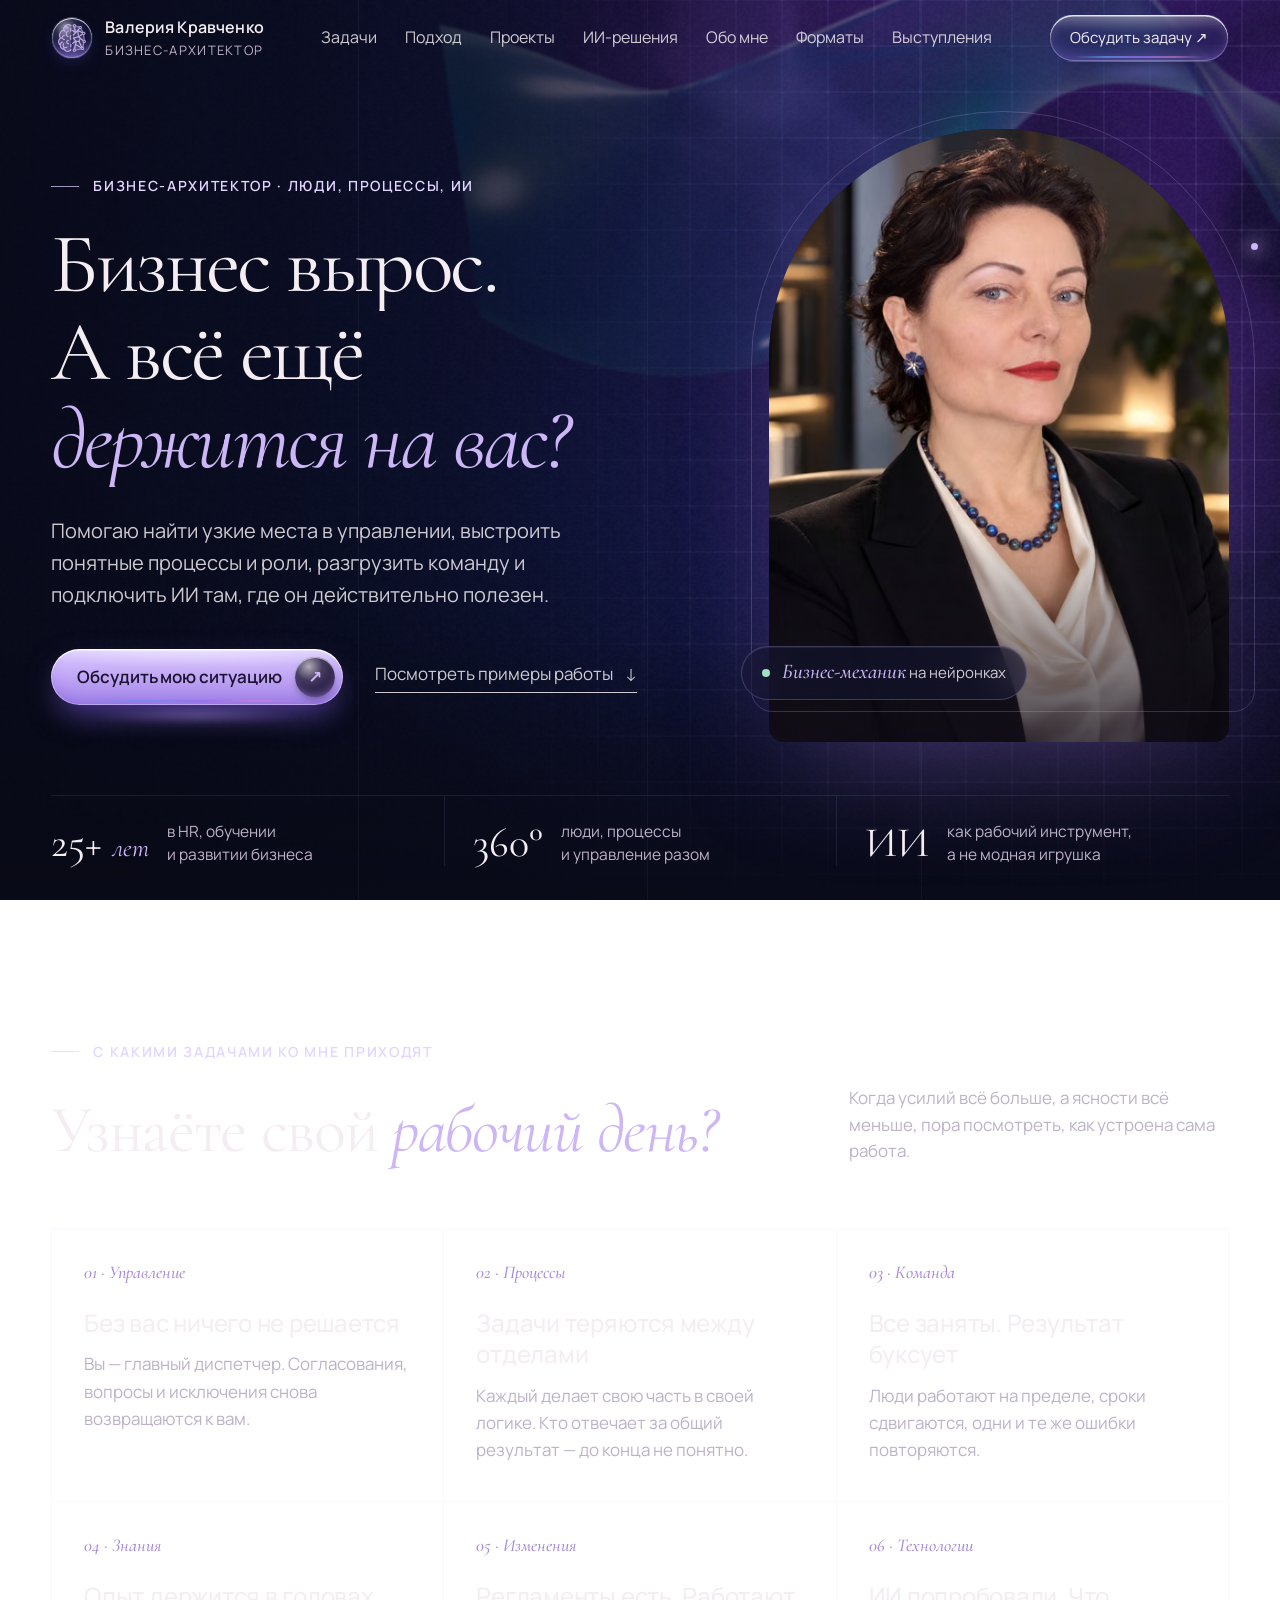
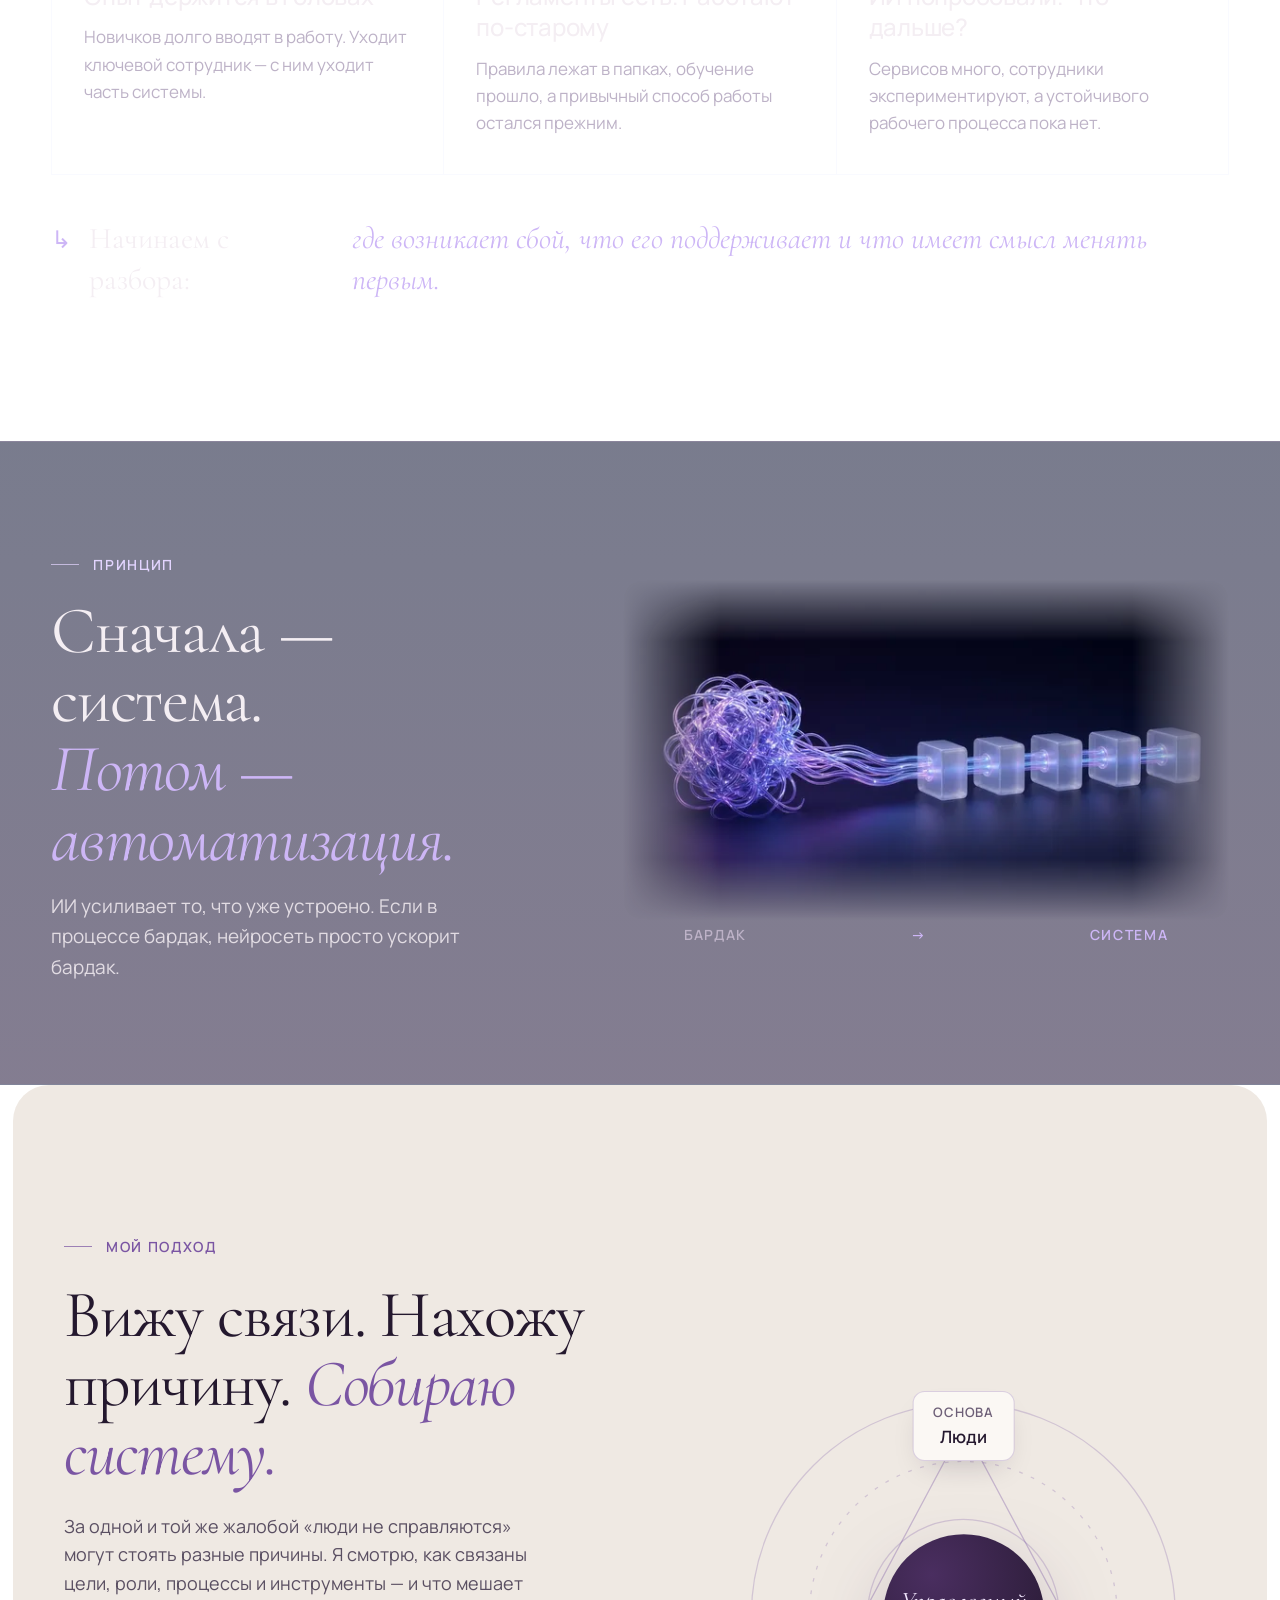
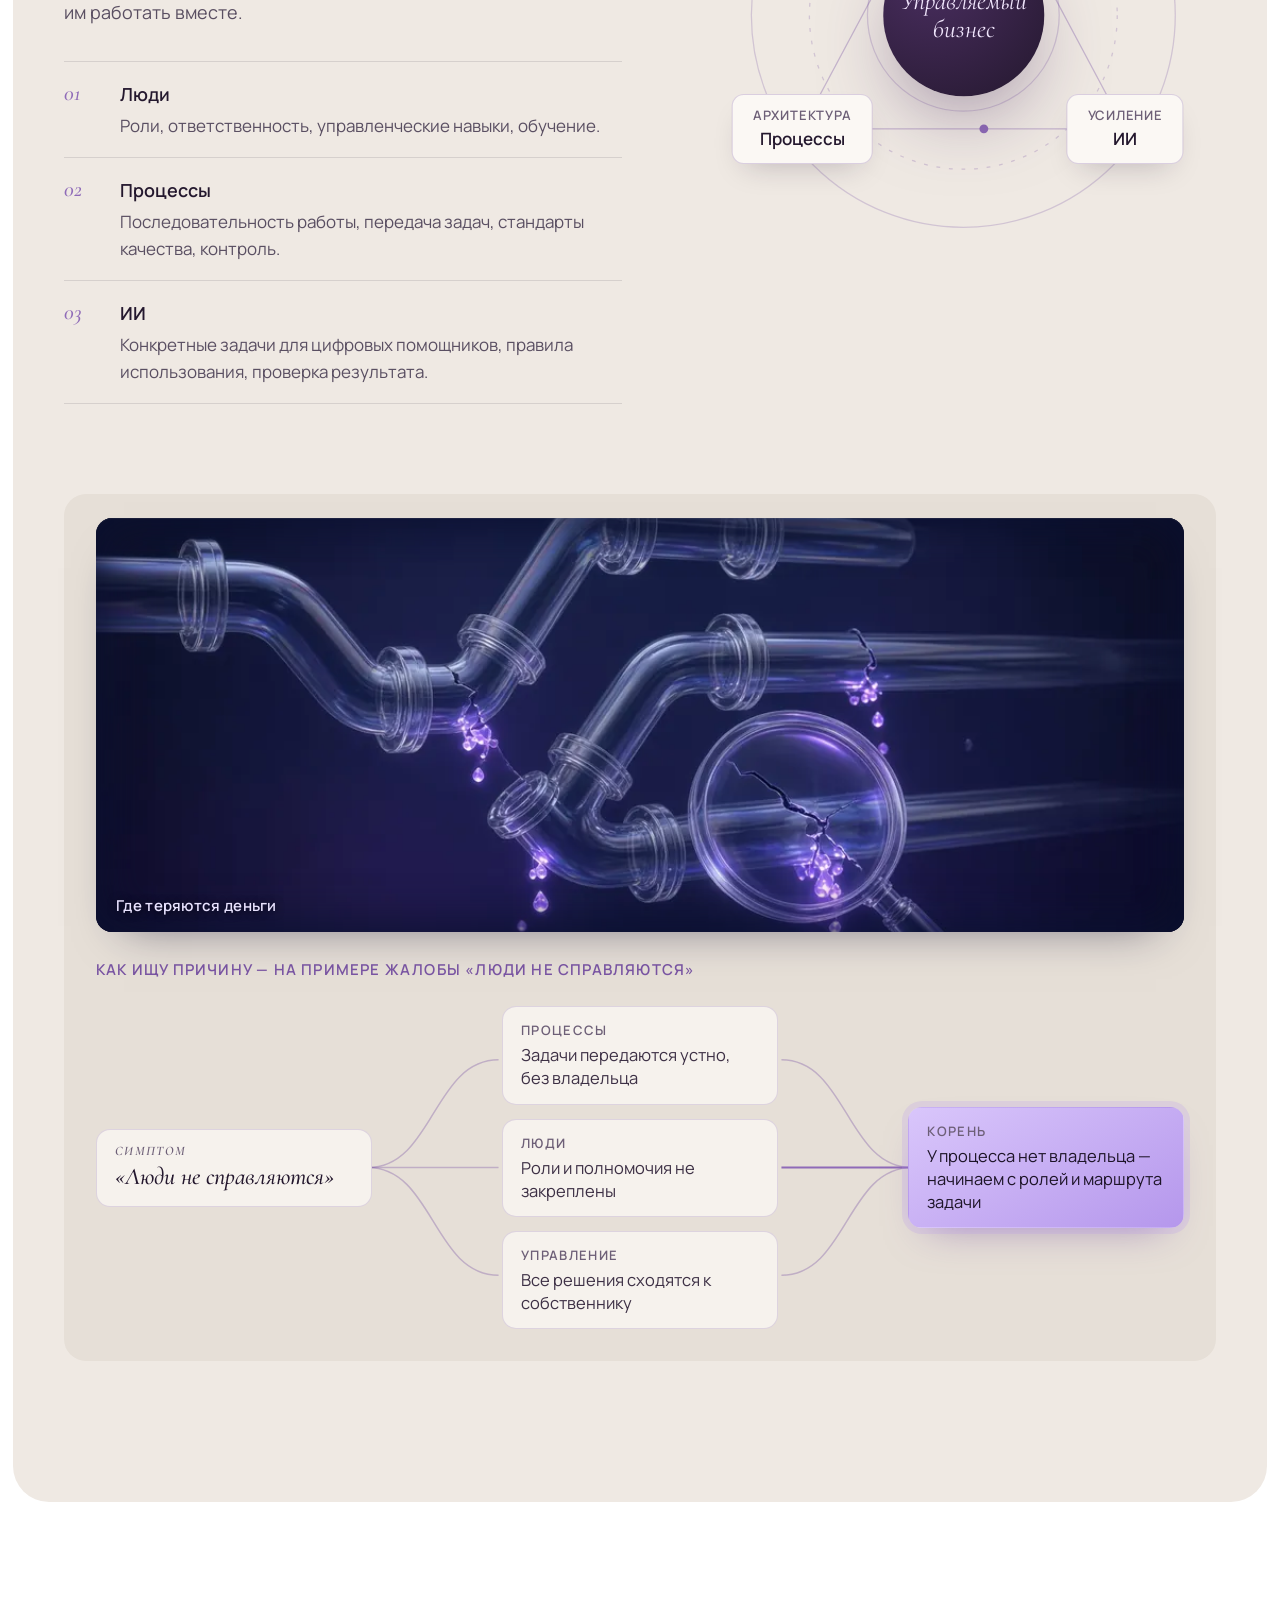
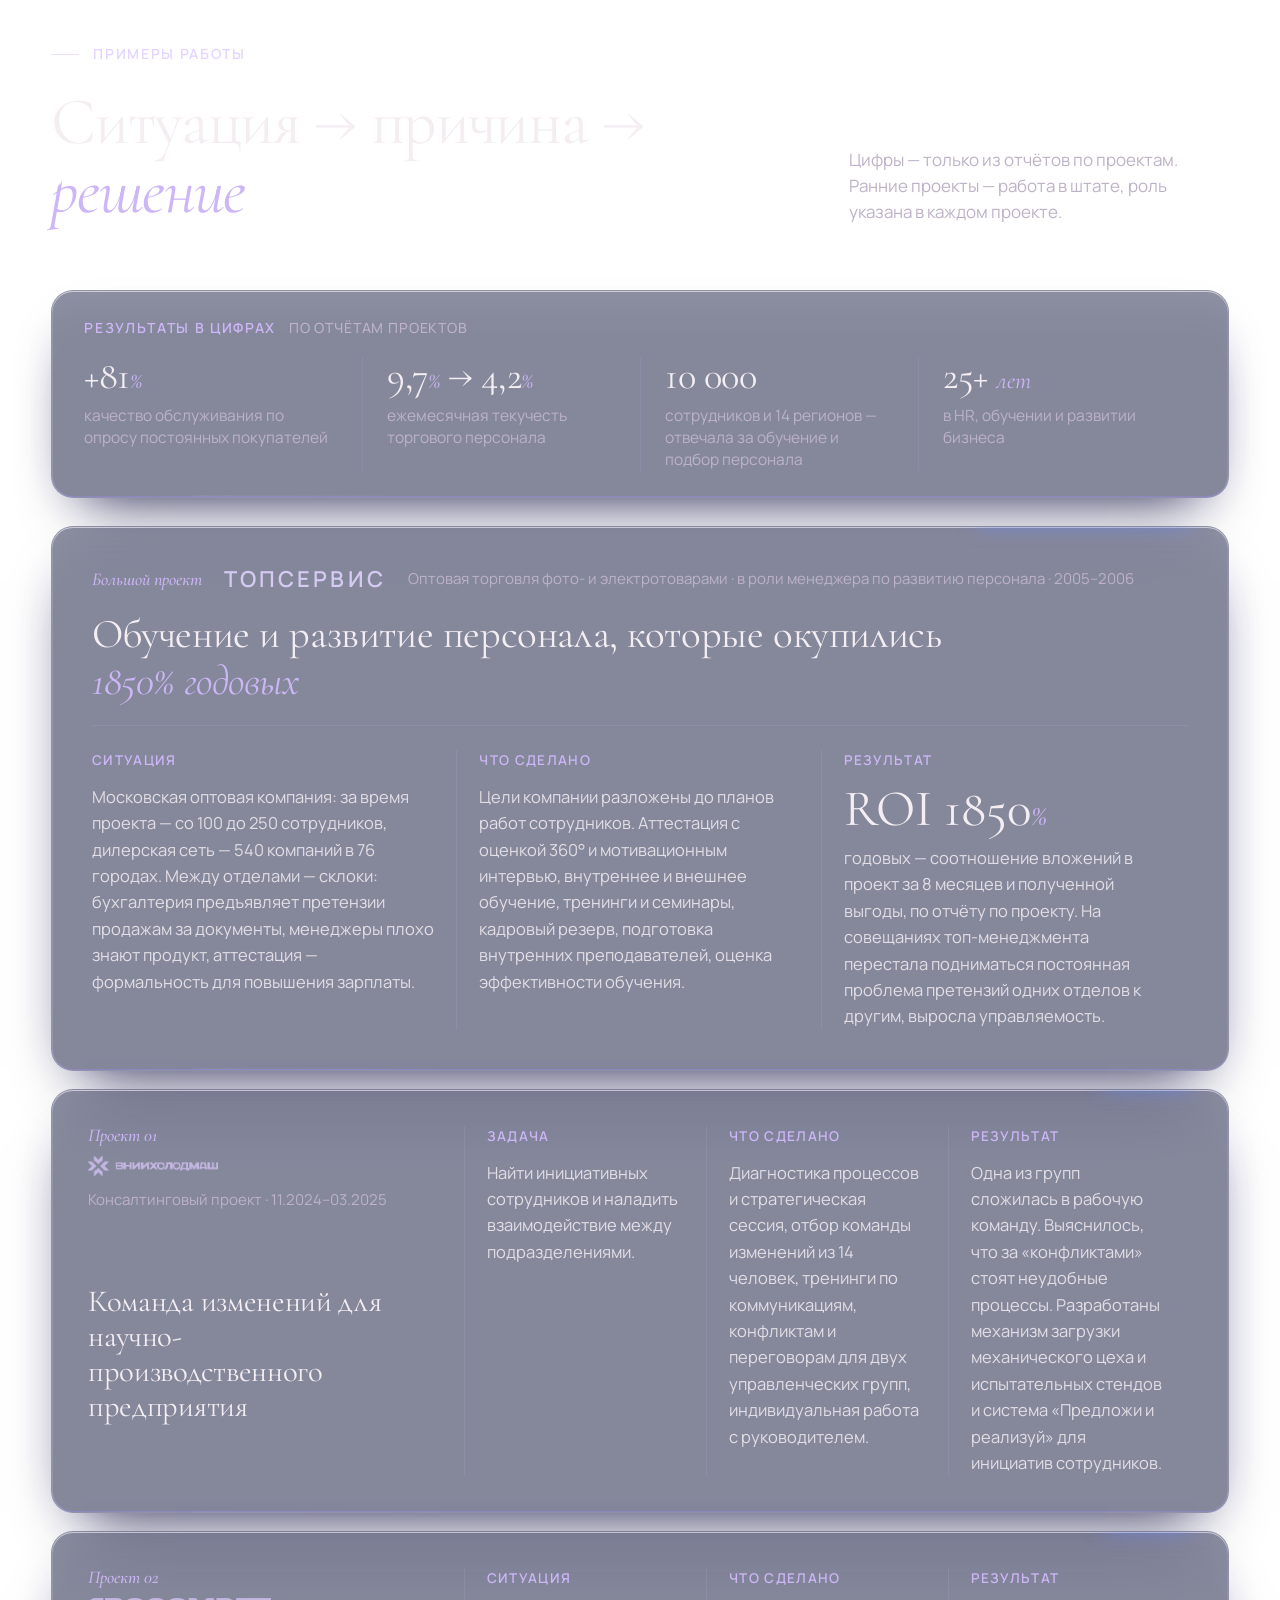
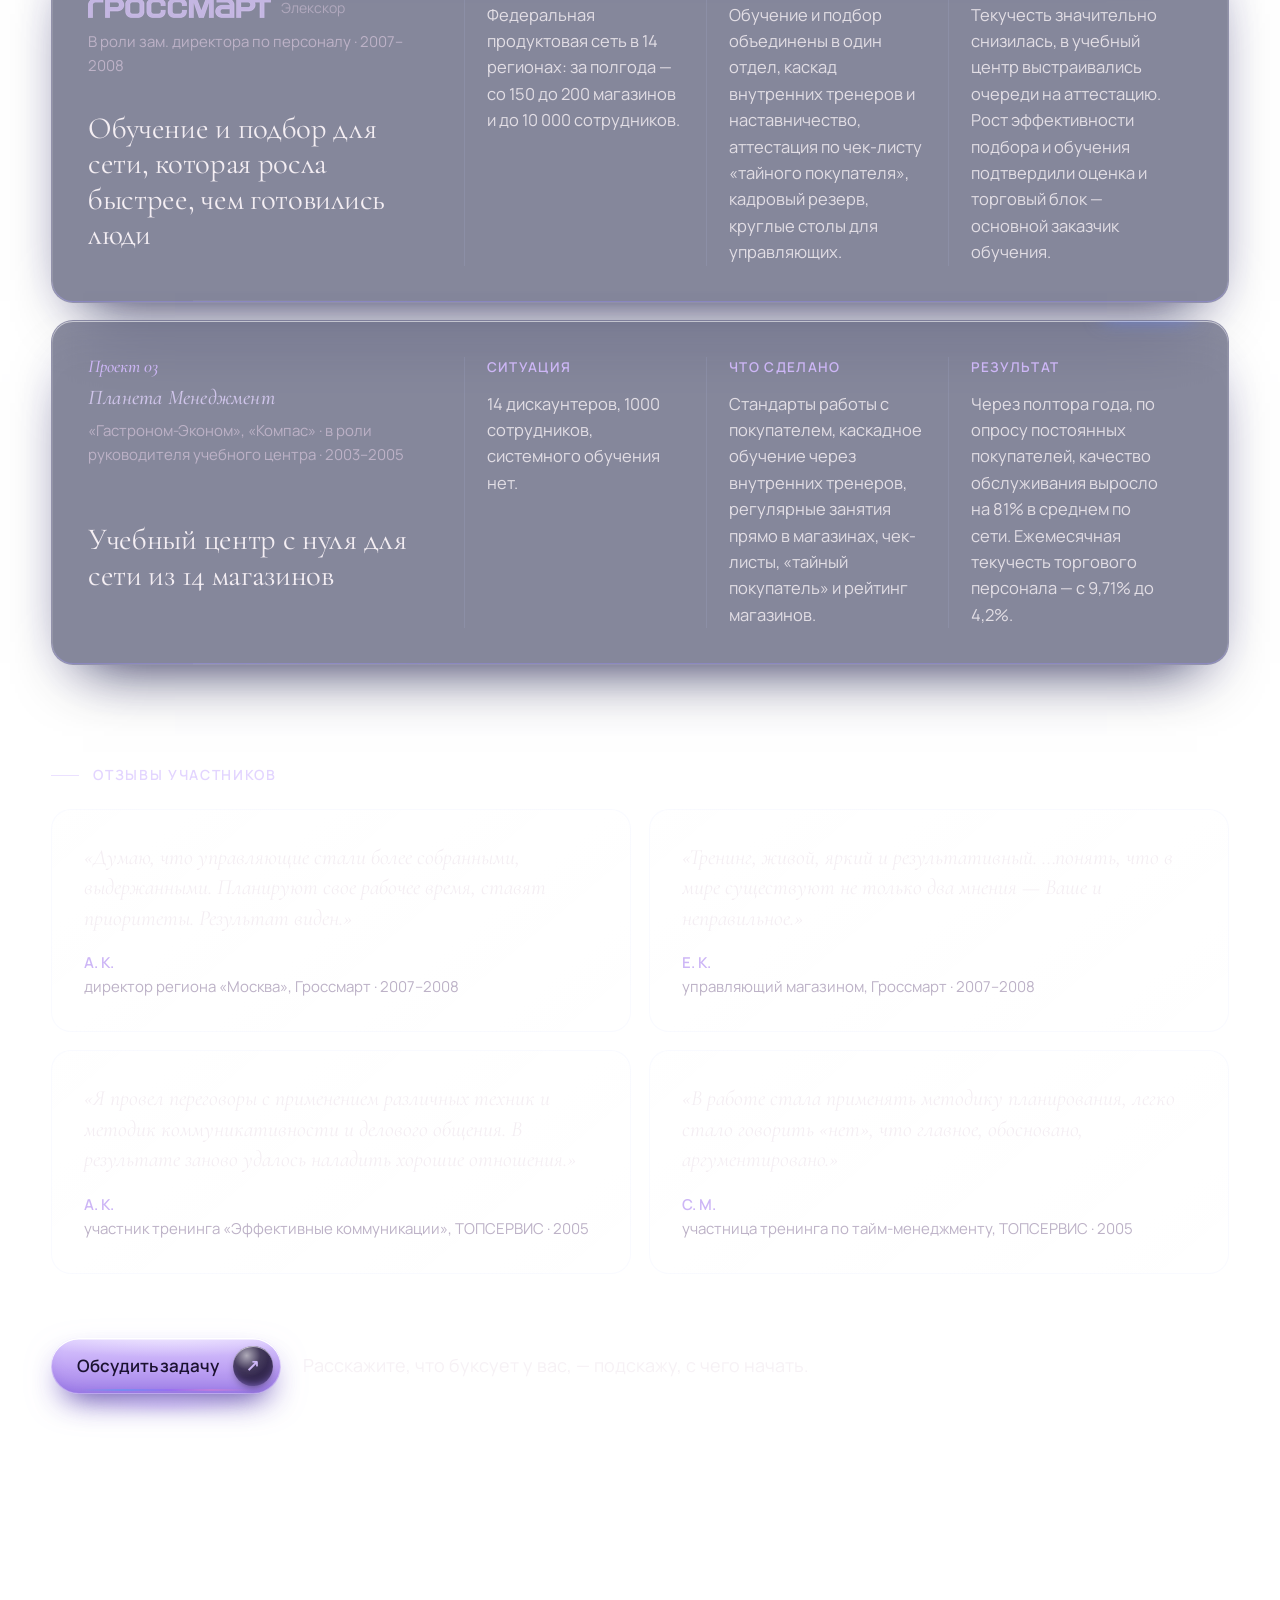
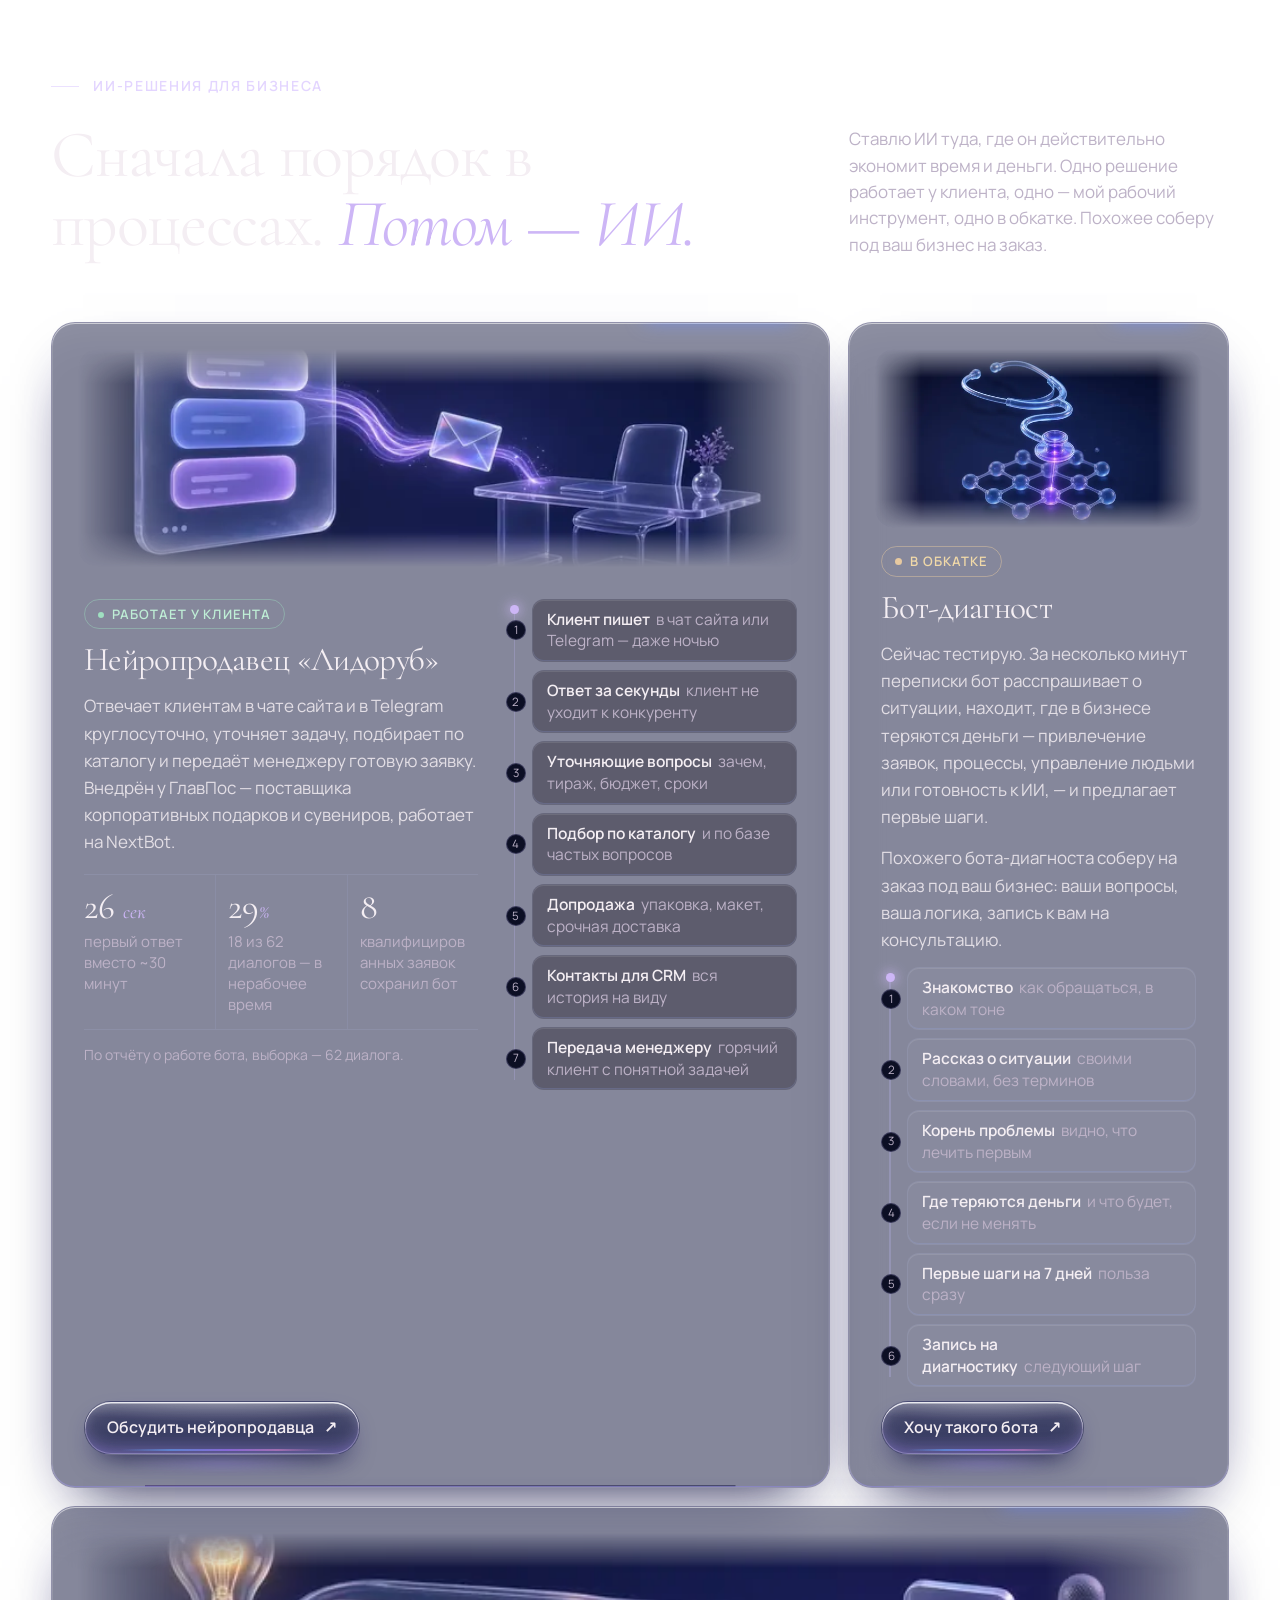
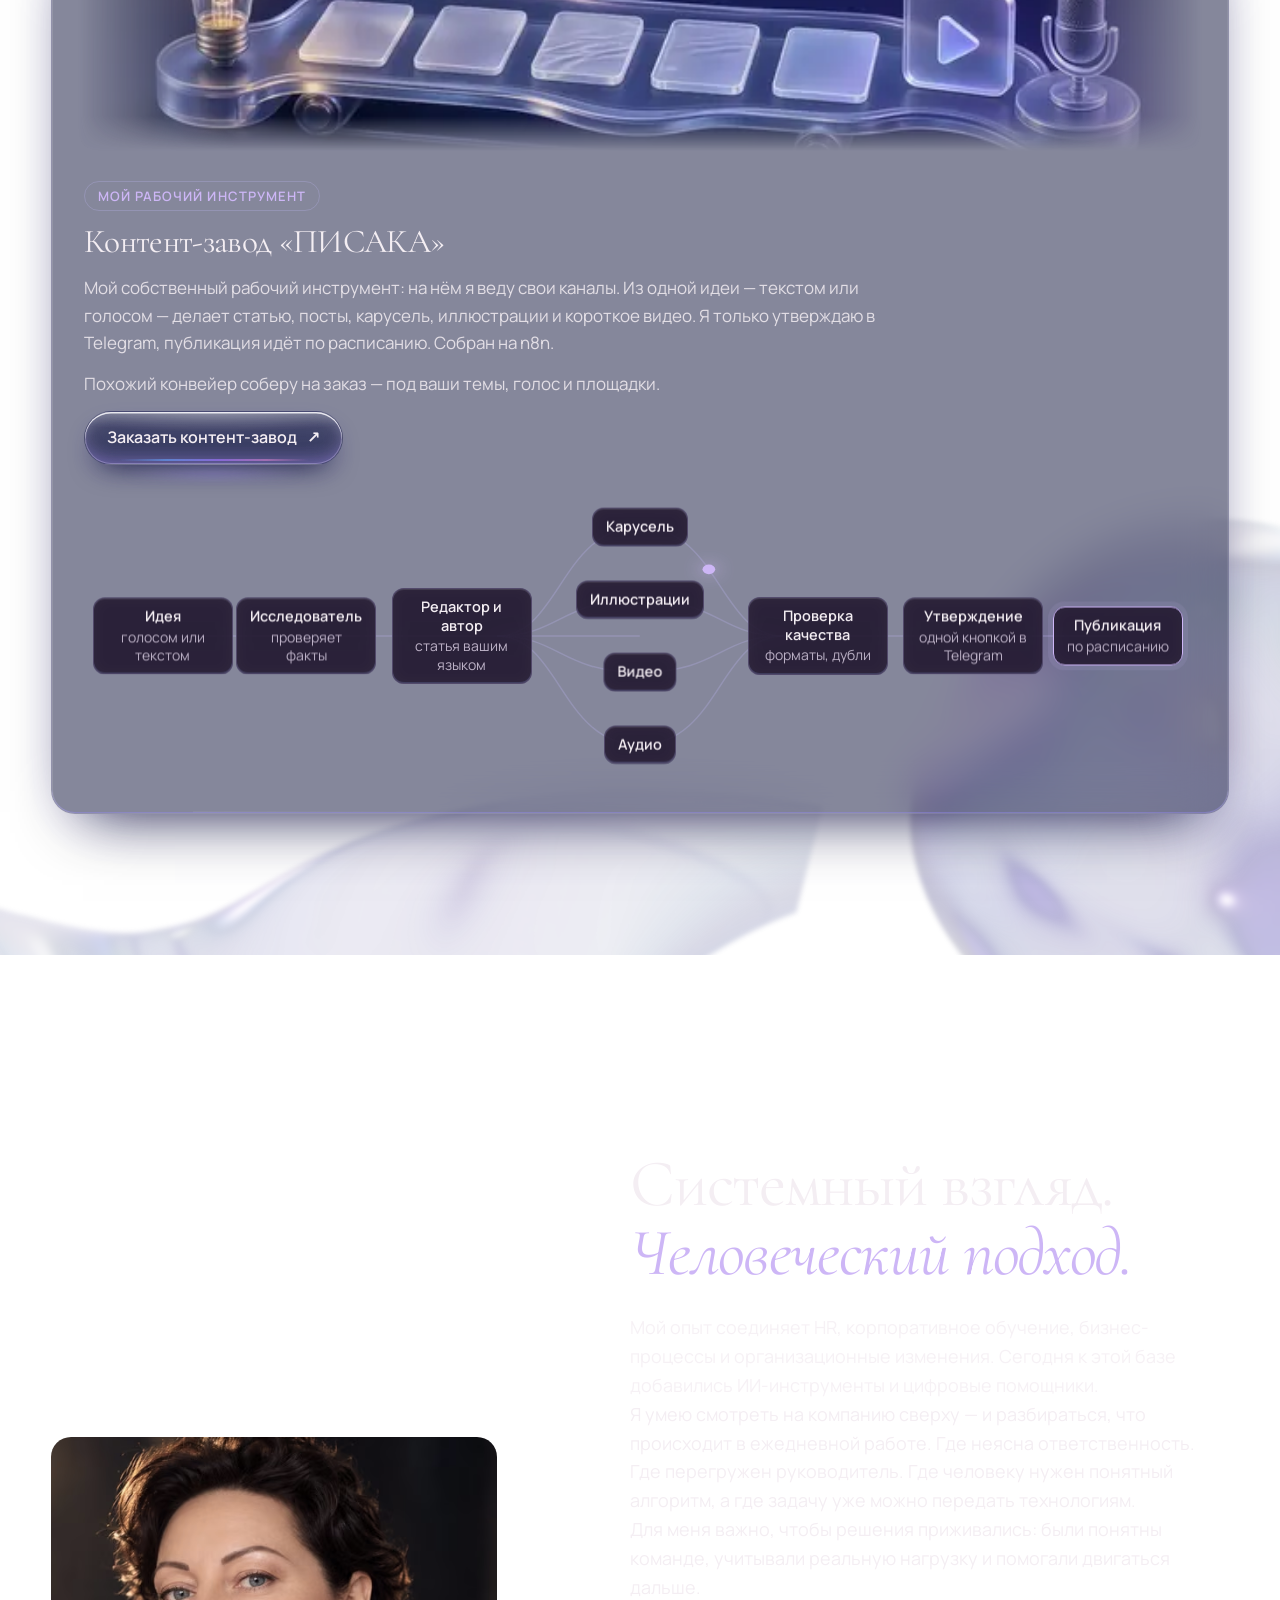
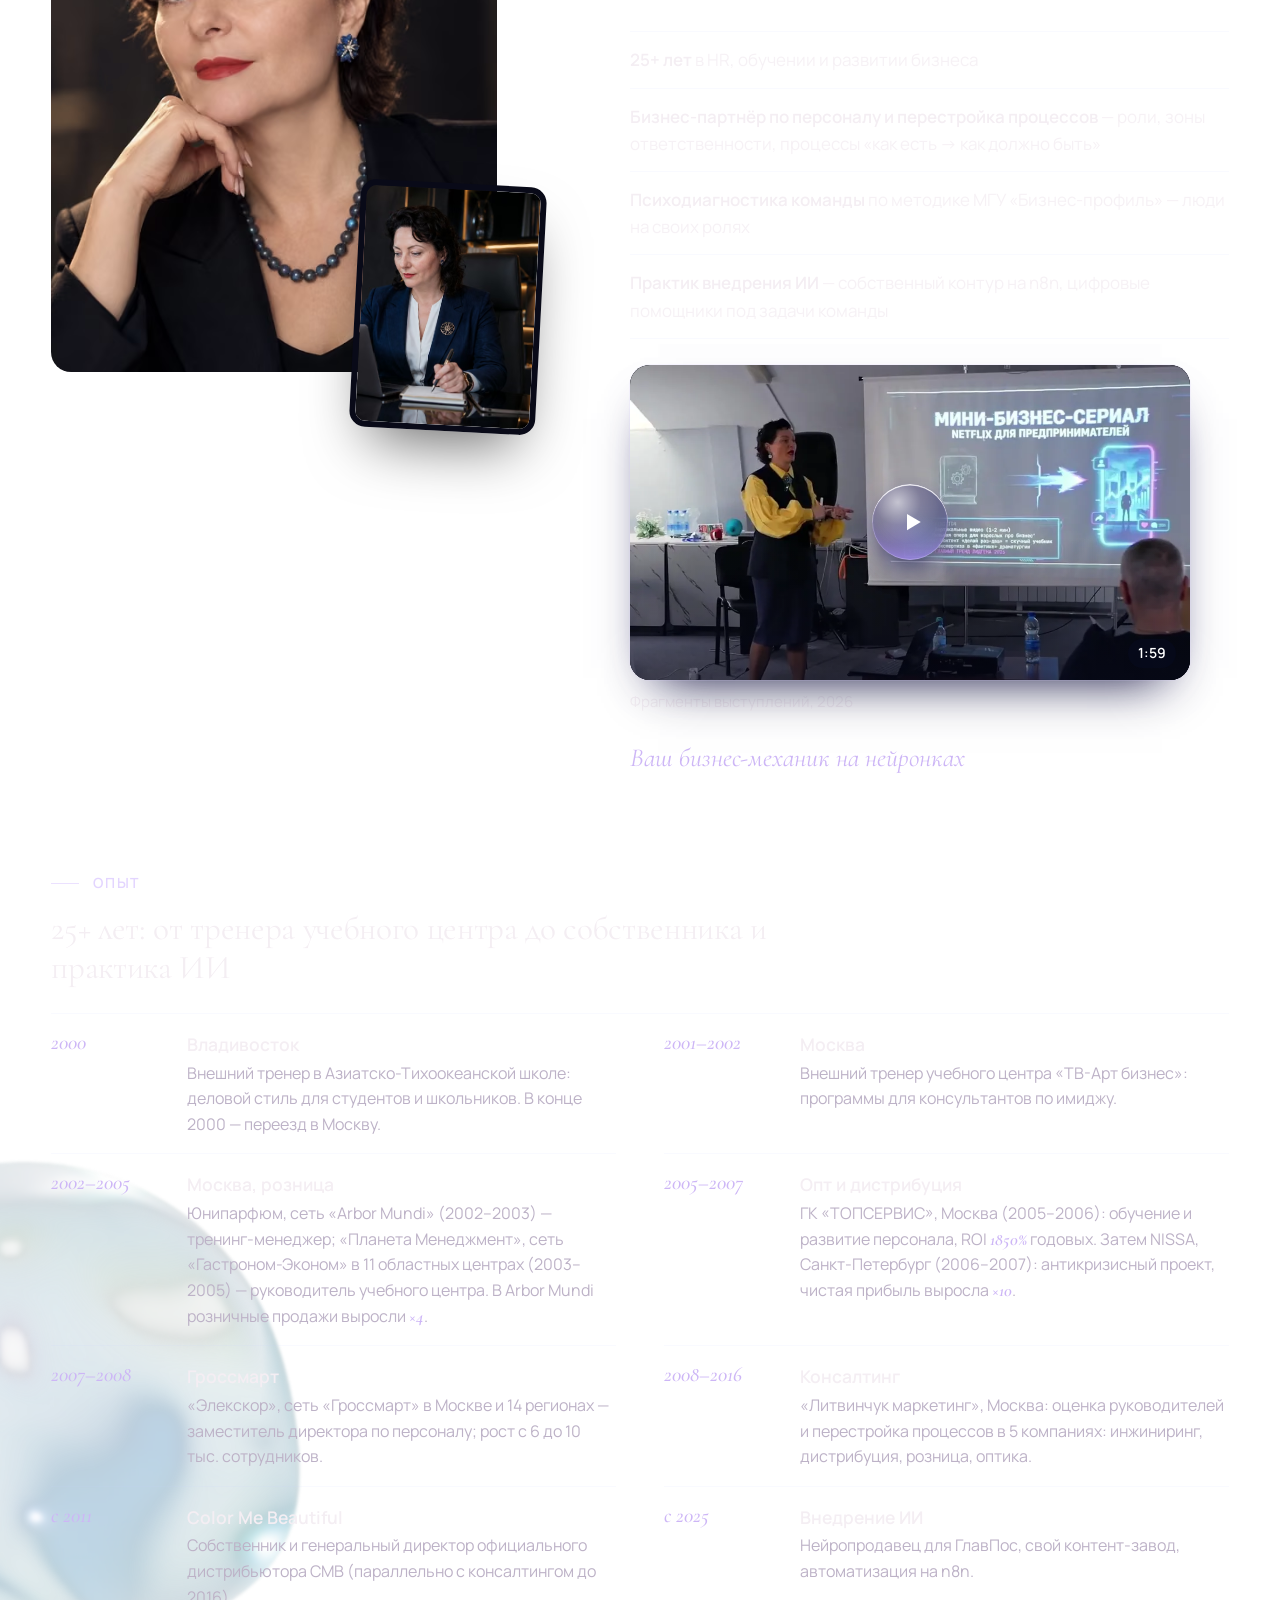
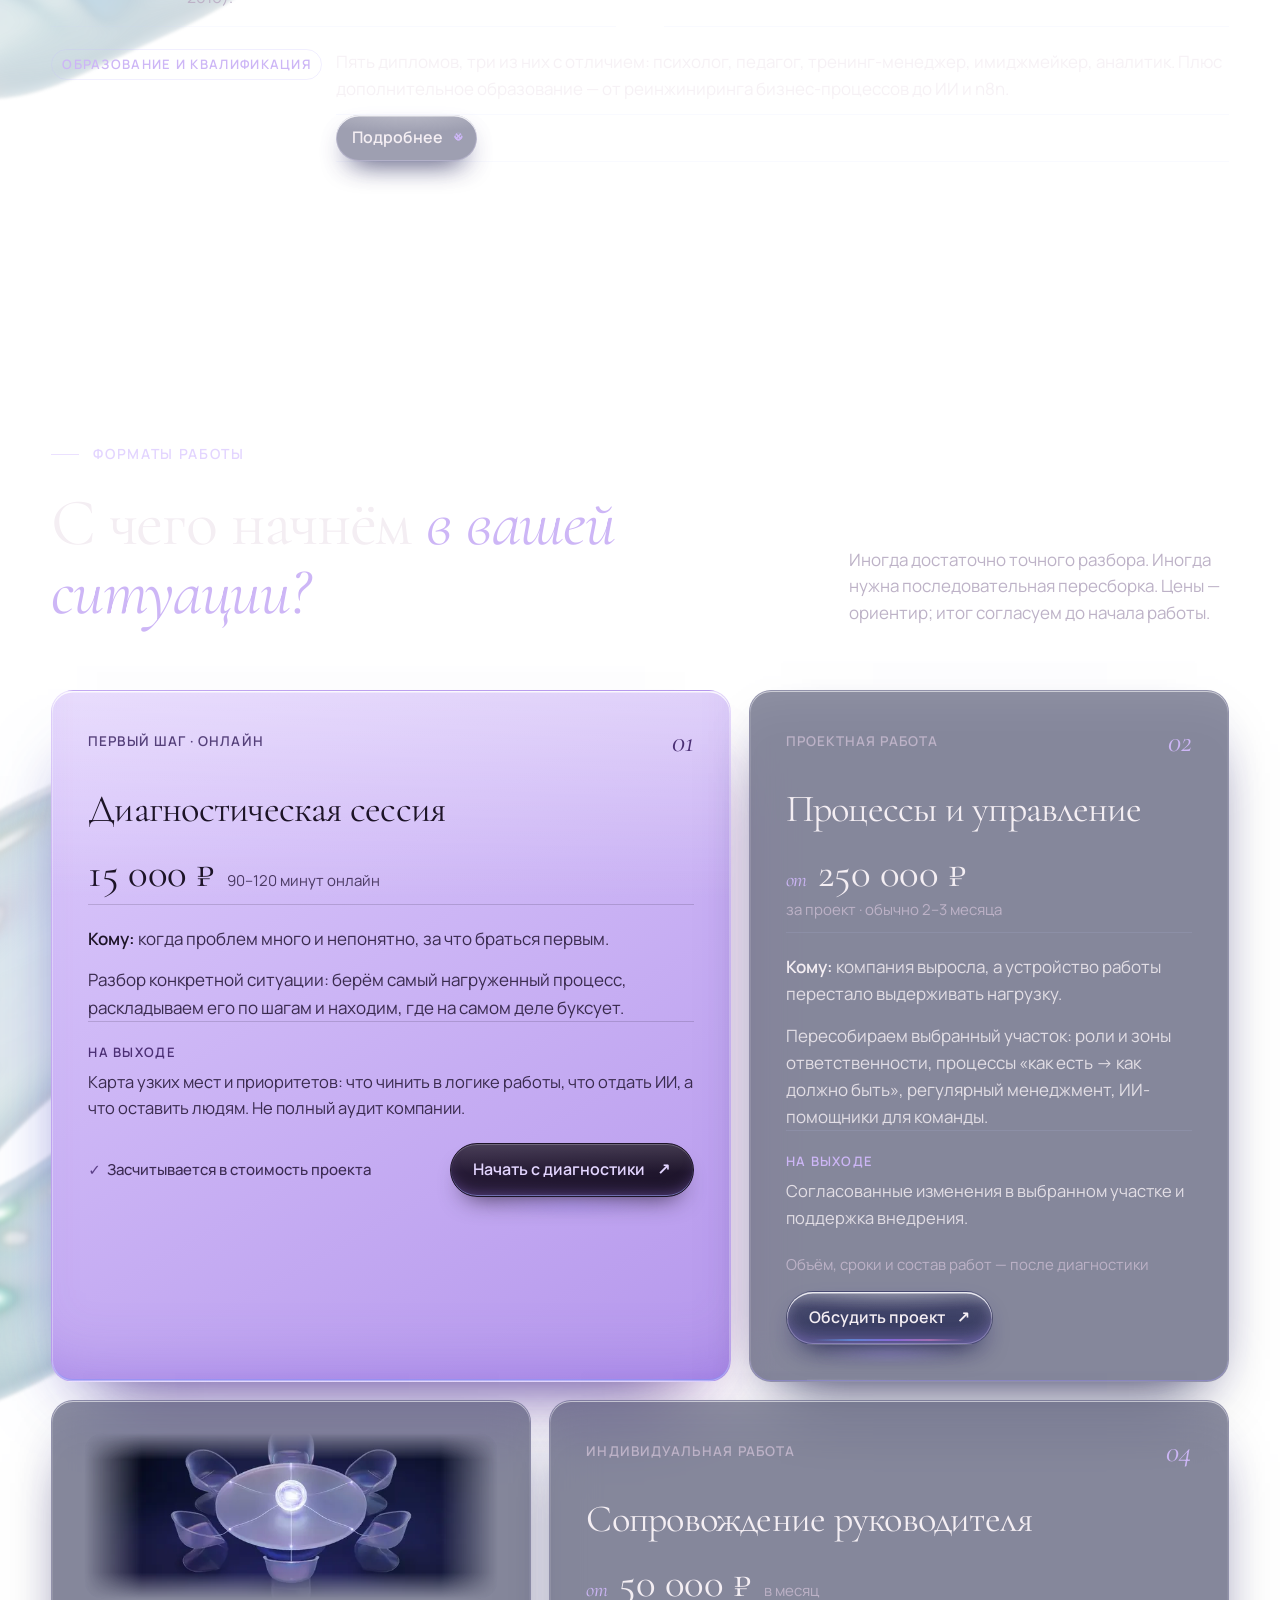
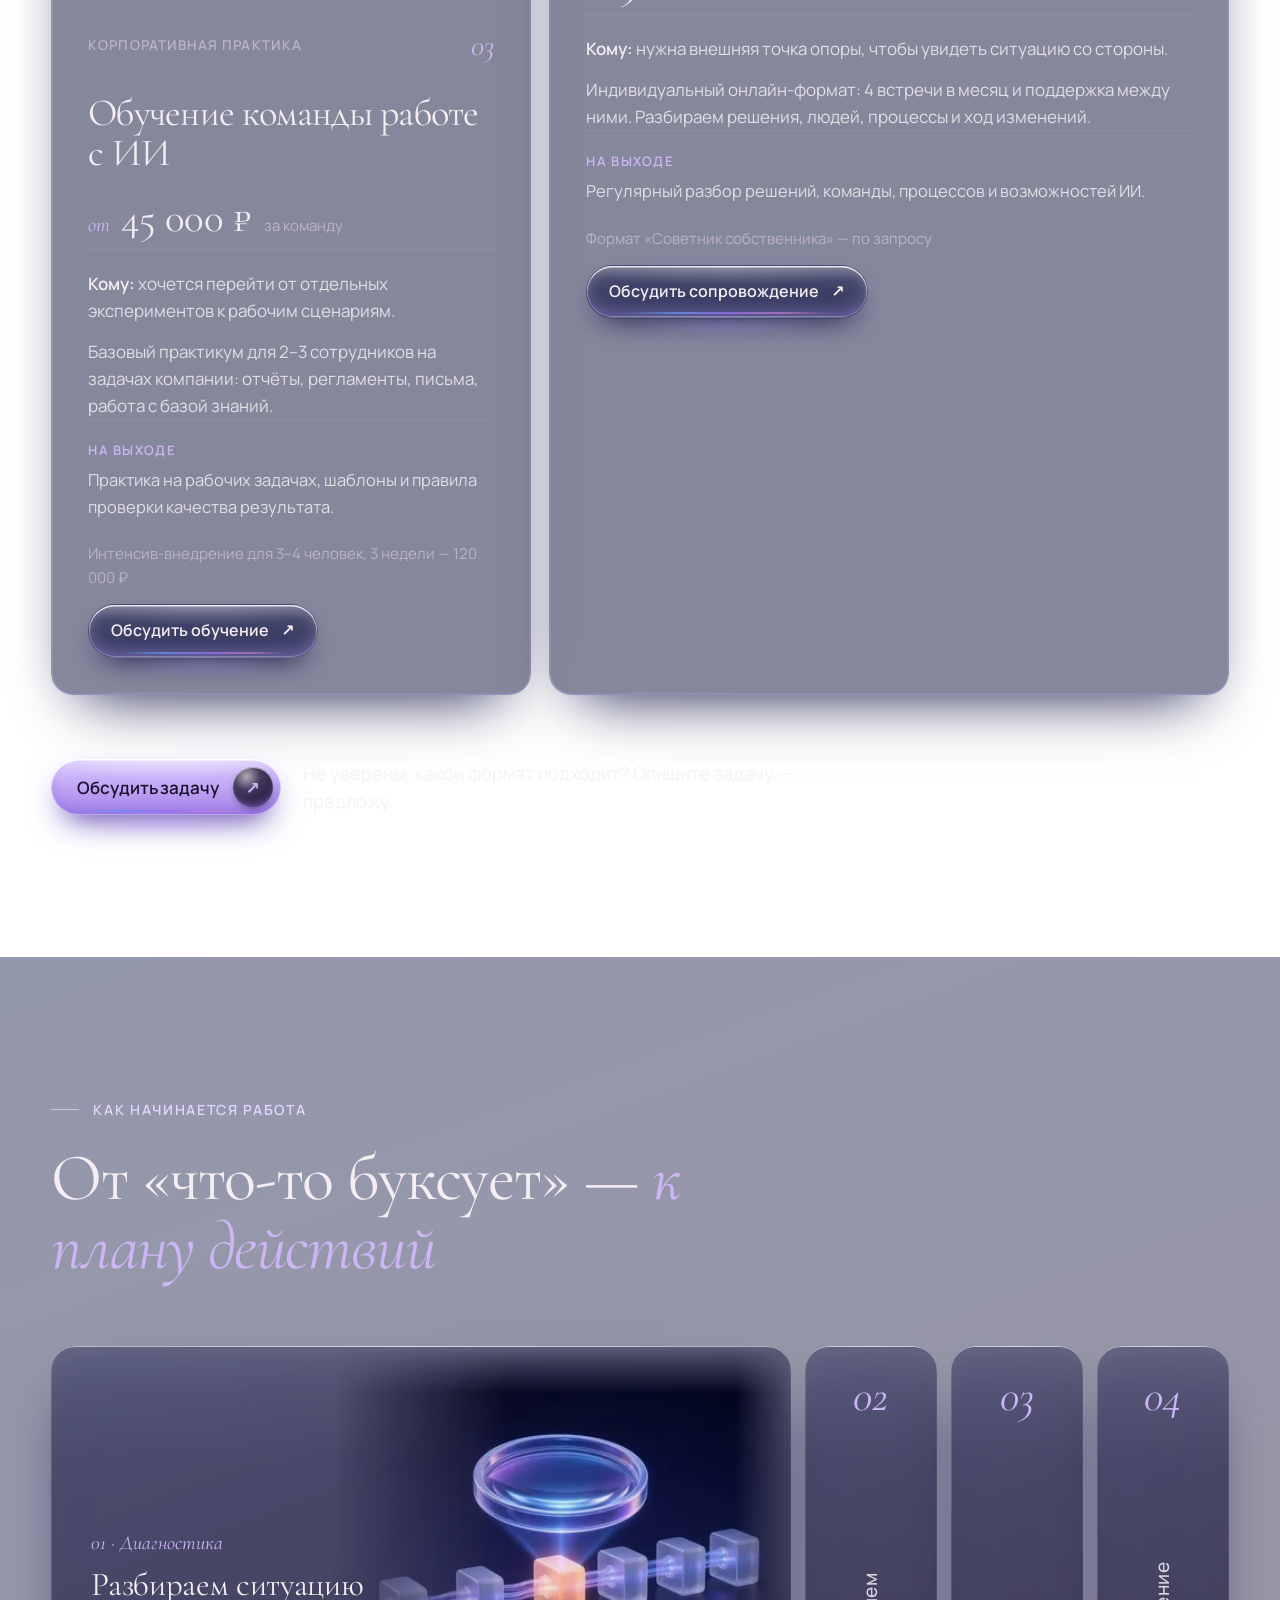
<file: index.html>
<!doctype html>
<html lang="ru">
<head>
<meta charset="utf-8">
<meta name="viewport" content="width=device-width, initial-scale=1, viewport-fit=cover">
<title>Валерия Кравченко — бизнес-архитектор. Люди, процессы и ИИ</title>
<meta name="description" content="Помогаю собственникам и командам навести порядок в управлении, процессах и работе с ИИ. Диагностика, проекты, обучение команд и сопровождение руководителя.">
<meta name="theme-color" content="#120d18">
<link rel="icon" href="favicon.ico" sizes="any">
<link rel="icon" href="assets/img/favicon-32.png" type="image/png" sizes="32x32">
<link rel="apple-touch-icon" href="assets/img/favicon-180.png">
<meta property="og:type" content="website">
<meta property="og:locale" content="ru_RU">
<meta property="og:title" content="Валерия Кравченко — бизнес-механик на нейронках">
<meta property="og:description" content="Люди, процессы и ИИ — в одной системе. Разбираю, почему бизнес буксует, и помогаю пересобрать работу.">
<meta property="og:image" content="assets/img/og.jpg">
<meta name="twitter:card" content="summary_large_image">
<link rel="preconnect" href="https://fonts.googleapis.com">
<link rel="preconnect" href="https://fonts.gstatic.com" crossorigin>
<link href="https://fonts.googleapis.com/css2?family=Cormorant+Garamond:ital,wght@0,400;0,500;1,400;1,500&family=Manrope:wght@300;400;500;600&display=swap" rel="stylesheet">
<link rel="preload" as="image" type="image/avif" imagesrcset="assets/img/hero-560.avif 560w, assets/img/hero-960.avif 960w" imagesizes="(max-width: 900px) 62vw, 40vw" fetchpriority="high">
<link rel="stylesheet" href="assets/css/style.css?v=20261019f">
</head>
<body>
<a class="skip" href="#main">К содержимому</a>

<header class="header" id="top">
  <div class="wrap header__inner">
    <a class="brand" href="#top" aria-label="Валерия Кравченко — на главную">
      <span class="brand__mark" aria-hidden="true"><img src="assets/img/logo-lilac-96.webp" width="48" height="48" alt=""></span>
      <span class="brand__text"><strong>Валерия Кравченко</strong><small>Бизнес-архитектор</small></span>
    </a>
    <nav class="nav" id="nav" aria-label="Основная навигация">
      <a href="#situations">Задачи</a>
      <a href="#approach">Подход</a>
      <a href="#cases">Проекты</a>
      <a href="#ai">ИИ-решения</a>
      <a href="#about">Обо мне</a>
      <a href="#services">Форматы</a>
      <a href="#speaker">Выступления</a>
      <a href="#contact" class="nav__mobile-cta">Обсудить задачу ↗</a>
    </nav>
    <a class="header__cta" href="#contact">Обсудить задачу <span aria-hidden="true">↗</span></a>
    <button class="burger" type="button" aria-label="Открыть меню" aria-expanded="false" aria-controls="nav"><span></span><span></span></button>
  </div>
</header>

<main id="main">

<!-- ============ HERO ============ -->
<section class="hero" aria-labelledby="hero-title">
  <div class="hero__bg" aria-hidden="true">
    <canvas class="mesh" id="mesh"></canvas>
    <canvas class="grid" id="grid" aria-hidden="true"></canvas>
    <div class="hero__grain"></div>
    <div class="hero__rules"><span></span><span></span><span></span></div>
    <div class="decos" aria-hidden="true"><img class="deco deco--hero" src="assets/img/deco-ribbon2.webp" width="1600" height="847" alt="" loading="lazy" decoding="async"></div>
  </div>
  <div class="wrap hero__grid">
    <div class="hero__copy">
      <p class="eyebrow rise" style="--d:.05s">Бизнес-архитектор · люди, процессы, ИИ</p>
      <h1 class="hero__title" id="hero-title">
        <span class="line"><span class="rise" style="--d:.15s">Бизнес вырос.</span></span>
        <span class="line"><span class="rise" style="--d:.27s">А всё ещё</span></span>
        <span class="line"><em class="rise" style="--d:.39s">держится на вас?</em></span>
      </h1>
      <p class="hero__sub rise" style="--d:.55s">Помогаю найти узкие места в управлении, выстроить понятные процессы и роли, разгрузить команду и подключить ИИ там, где он действительно полезен.</p>
      <div class="hero__actions rise" style="--d:.68s">
        <a class="btn btn--primary" href="#contact">Обсудить мою ситуацию <span class="btn__dot" aria-hidden="true">↗</span></a>
        <a class="link-line" href="#cases">Посмотреть примеры работы <span aria-hidden="true">↓</span></a>
      </div>
    </div>
    <figure class="hero__portrait rise" style="--d:.3s">
      <div class="portrait__frame">
        <picture><source type="image/avif" srcset="assets/img/hero-560.avif 560w, assets/img/hero-960.avif 960w" sizes="(max-width: 900px) 62vw, 40vw"><source type="image/webp" srcset="assets/img/hero-560.webp 560w, assets/img/hero-960.webp 960w" sizes="(max-width: 900px) 62vw, 40vw"><img src="assets/img/hero-960.webp" width="960" height="1152" alt="Валерия Кравченко — бизнес-архитектор" fetchpriority="high" decoding="async"></picture>
      </div>
      <div class="portrait__orbit" aria-hidden="true"></div>
      <figcaption class="portrait__tag glass">
        <span class="pulse" aria-hidden="true"></span>
        <span><b>Бизнес-механик</b> на нейронках</span>
      </figcaption>
    </figure>
  </div>
  <div class="wrap hero__facts rise" style="--d:.85s">
    <div class="fact"><span class="fact__big">25+ <i>лет</i></span><span class="fact__txt">в HR, обучении<br>и развитии бизнеса</span></div>
    <div class="fact"><span class="fact__big">360°</span><span class="fact__txt">люди, процессы<br>и управление разом</span></div>
    <div class="fact"><span class="fact__big">ИИ</span><span class="fact__txt">как рабочий инструмент,<br>а не модная игрушка</span></div>
  </div>
</section>

<!-- ============ SITUATIONS ============ -->
<section class="section" id="situations" aria-labelledby="sit-title">
  <div class="wrap">
    <div class="head">
      <p class="eyebrow" data-reveal>С какими задачами ко мне приходят</p>
      <h2 id="sit-title" data-reveal>Узнаёте свой <em>рабочий день?</em></h2>
      <p class="head__aside" data-reveal>Когда усилий всё больше, а ясности всё меньше, пора посмотреть, как устроена сама работа.</p>
    </div>
    <div class="pains" data-m-carousel="Ситуации">
      <article class="pain" data-reveal><span class="pain__n">01 · Управление</span><h3>Без вас ничего не решается</h3><p>Вы — главный диспетчер. Согласования, вопросы и исключения снова возвращаются к вам.</p></article>
      <article class="pain" data-reveal><span class="pain__n">02 · Процессы</span><h3>Задачи теряются между отделами</h3><p>Каждый делает свою часть в своей логике. Кто отвечает за общий результат — до конца не понятно.</p></article>
      <article class="pain" data-reveal><span class="pain__n">03 · Команда</span><h3>Все заняты. Результат буксует</h3><p>Люди работают на пределе, сроки сдвигаются, одни и те же ошибки повторяются.</p></article>
      <article class="pain" data-reveal><span class="pain__n">04 · Знания</span><h3>Опыт держится в головах</h3><p>Новичков долго вводят в работу. Уходит ключевой сотрудник — с ним уходит часть системы.</p></article>
      <article class="pain" data-reveal><span class="pain__n">05 · Изменения</span><h3>Регламенты есть. Работают по-старому</h3><p>Правила лежат в папках, обучение прошло, а привычный способ работы остался прежним.</p></article>
      <article class="pain" data-reveal><span class="pain__n">06 · Технологии</span><h3>ИИ попробовали. Что дальше?</h3><p>Сервисов много, сотрудники экспериментируют, а устойчивого рабочего процесса пока нет.</p></article>
    </div>
    <p class="bridge" data-reveal><span aria-hidden="true">↳</span> Начинаем с разбора: <em>где возникает сбой, что его поддерживает и что имеет смысл менять первым.</em></p>
  </div>
</section>

<!-- ============ PRINCIPLE: chaos -> system ============ -->
<section class="principle" aria-labelledby="pr-title">
  <div class="wrap principle__grid">
    <div class="principle__copy">
      <p class="eyebrow" data-reveal>Принцип</p>
      <h2 id="pr-title" data-reveal>Сначала — система.<br><em>Потом — автоматизация.</em></h2>
      <p data-reveal>ИИ усиливает то, что уже устроено. Если в процессе бардак, нейросеть просто ускорит бардак.</p>
    </div>
    <figure class="chaos chaos--ill" data-reveal><div class="ill"><img src="assets/img/ill/ill-bardak-sistema-640.webp" srcset="assets/img/ill/ill-bardak-sistema-640.webp 640w, assets/img/ill/ill-bardak-sistema-1024.webp 1024w" sizes="(max-width:900px) 100vw, 640px" width="1024" height="576" alt="Иллюстрация: спутанный клубок слева превращается в ровную цепочку блоков справа" loading="lazy" decoding="async"></div><figcaption><span>Бардак</span><i aria-hidden="true">→</i><span>Система</span></figcaption></figure>
  </div>
</section>

<!-- ============ APPROACH (light) ============ -->
<section class="section approach" id="approach" aria-labelledby="ap-title">
  <div class="wrap approach__grid">
    <div>
      <p class="eyebrow" data-reveal>Мой подход</p>
      <h2 id="ap-title" data-reveal>Вижу связи. Нахожу причину. <em>Собираю систему.</em></h2>
      <p class="approach__intro" data-reveal>За одной и той же жалобой «люди не справляются» могут стоять разные причины. Я смотрю, как связаны цели, роли, процессы и инструменты — и что мешает им работать вместе.</p>
      <ol class="pillars" data-m-more="Три опоры: люди, процессы, ИИ">
        <li data-reveal><span>01</span><div><strong>Люди</strong><p>Роли, ответственность, управленческие навыки, обучение.</p></div></li>
        <li data-reveal><span>02</span><div><strong>Процессы</strong><p>Последовательность работы, передача задач, стандарты качества, контроль.</p></div></li>
        <li data-reveal><span>03</span><div><strong>ИИ</strong><p>Конкретные задачи для цифровых помощников, правила использования, проверка результата.</p></div></li>
      </ol>
    </div>
    <div class="system" data-reveal role="img" aria-label="Схема: люди, процессы и ИИ связаны вокруг управляемого бизнеса">
      <svg viewBox="0 0 400 400" class="system__svg" aria-hidden="true">
        <circle cx="200" cy="200" r="168" class="ring"/>
        <circle cx="200" cy="200" r="122" class="ring ring--dash"/>
        <circle cx="200" cy="200" r="76" class="ring"/>
        <path d="M200 50 L72 290 L328 290 Z" class="tri"/>
        <circle r="3.5" class="spark"><animateMotion dur="9s" repeatCount="indefinite" path="M200 50 L72 290 L328 290 Z"/></circle>
      </svg>
      <div class="system__core">Управляемый<br>бизнес</div>
      <div class="node node--people"><small>Основа</small>Люди</div>
      <div class="node node--process"><small>Архитектура</small>Процессы</div>
      <div class="node node--ai"><small>Усиление</small>ИИ</div>
    </div>
  </div>
  <div class="wrap">
    <div class="causes" data-reveal data-m-more="Как ищу причину — пример">
      <figure class="ill causes__ill"><img src="assets/img/ill/ill-poteri-640.webp" srcset="assets/img/ill/ill-poteri-640.webp 640w, assets/img/ill/ill-poteri-1024.webp 1024w" sizes="(max-width:1200px) 100vw, 1140px" width="1024" height="576" alt="Иллюстрация: прохудившиеся трубы и лупа — где утекают деньги" loading="lazy" decoding="async"><figcaption>Где теряются деньги</figcaption></figure>
      <p class="causes__label">Как ищу причину — на примере жалобы «люди не справляются»</p>
      <div class="causes__map">
        <svg class="causes__lines" viewBox="0 0 1000 300" preserveAspectRatio="none" aria-hidden="true">
          <path d="M250 150 C310 150 310 50 370 50"/><path d="M250 150 H370"/><path d="M250 150 C310 150 310 250 370 250"/>
          <path d="M630 50 C690 50 690 150 750 150"/><path class="on" d="M630 150 H750"/><path d="M630 250 C690 250 690 150 750 150"/>
        </svg>
        <div class="cause cause--sym"><small>Симптом</small>«Люди не справляются»</div>
        <div class="cause cause--l1"><small>Процессы</small>Задачи передаются устно, без владельца</div>
        <div class="cause cause--l2"><small>Люди</small>Роли и полномочия не закреплены</div>
        <div class="cause cause--l3"><small>Управление</small>Все решения сходятся к собственнику</div>
        <div class="cause cause--root"><small>Корень</small>У процесса нет владельца — начинаем с ролей и маршрута задачи</div>
      </div>
    </div>
  </div>
</section>

<!-- ============ CASES ============ -->
<section class="section cases" id="cases" aria-labelledby="cases-title">
  <div class="wrap">
    <div class="head">
      <p class="eyebrow" data-reveal>Примеры работы</p>
      <h2 id="cases-title" data-reveal>Ситуация → причина → <em>решение</em></h2>
      <p class="head__aside" data-reveal>Цифры — только из отчётов по проектам. Ранние проекты — работа в штате, роль указана в каждом проекте.</p>
    </div>
    <div class="proof" data-reveal aria-label="Результаты в цифрах">
      <p class="proof__label">Результаты в цифрах <span>по отчётам проектов</span></p>
      <div class="proof__row">
        <div class="proof__item"><b>+81<i>%</i></b><span>качество обслуживания по опросу постоянных покупателей</span></div>
        <div class="proof__item"><b>9,7<i>%</i> → 4,2<i>%</i></b><span>ежемесячная текучесть торгового персонала</span></div>
        <div class="proof__item"><b>10 000</b><span>сотрудников и 14 регионов — отвечала за обучение и подбор персонала</span></div>
        <div class="proof__item"><b>25+ <i>лет</i></b><span>в HR, обучении и развитии бизнеса</span></div>
      </div>
    </div>
    <div class="cases__list" data-m-carousel="Проекты">
      <article class="case case--lead" data-reveal><span class="bm" aria-hidden="true">Большой проект · 2005–2006</span>
        <div class="case__meta"><span class="case__no">Большой проект</span><span class="case__logo case__logo--word">ТОПСЕРВИС</span><span class="case__type">Оптовая торговля фото- и электротоварами · в роли менеджера по развитию персонала · 2005–2006</span></div>
        <h3 class="case__title">Обучение и развитие персонала, которые окупились <em>1850% годовых</em></h3>
        <dl class="case__flow case__flow--3" data-m-more="Подробнее о проекте">
          <div><dt>Ситуация</dt><dd>Московская оптовая компания: за время проекта — со 100 до 250 сотрудников, дилерская сеть — 540 компаний в 76 городах. Между отделами — склоки: бухгалтерия предъявляет претензии продажам за документы, менеджеры плохо знают продукт, аттестация — формальность для повышения зарплаты.</dd></div>
          <div><dt>Что сделано</dt><dd>Цели компании разложены до планов работ сотрудников. Аттестация с оценкой 360° и мотивационным интервью, внутреннее и внешнее обучение, тренинги и семинары, кадровый резерв, подготовка внутренних преподавателей, оценка эффективности обучения.</dd></div>
          <div><dt>Результат</dt><dd><b class="case__big">ROI 1850<i>%</i></b> годовых — соотношение вложений в проект за 8 месяцев и полученной выгоды, по отчёту по проекту. На совещаниях топ-менеджмента перестала подниматься постоянная проблема претензий одних отделов к другим, выросла управляемость.</dd></div>
        </dl>
      </article>
      <article class="case" data-reveal><span class="bm" aria-hidden="true">2024–2025</span>
        <div class="case__meta"><span class="case__no">Проект 01</span><span class="case__logo"><img src="assets/img/logo-vhm.png" width="143" height="22" alt="ВНИИХОЛОДМАШ" loading="lazy"></span><span class="case__type">Консалтинговый проект · 11.2024–03.2025</span></div>
        <h3 class="case__title">Команда изменений для научно-производственного предприятия</h3>
        <dl class="case__flow case__flow--3" data-m-more="Подробнее о проекте">
          <div><dt>Задача</dt><dd>Найти инициативных сотрудников и наладить взаимодействие между подразделениями.</dd></div>
          <div><dt>Что сделано</dt><dd>Диагностика процессов и стратегическая сессия, отбор команды изменений из 14 человек, тренинги по коммуникациям, конфликтам и переговорам для двух управленческих групп, индивидуальная работа с руководителем.</dd></div>
          <div><dt>Результат</dt><dd>Одна из групп сложилась в рабочую команду. Выяснилось, что за «конфликтами» стоят неудобные процессы. Разработаны механизм загрузки механического цеха и испытательных стендов и система «Предложи и реализуй» для инициатив сотрудников.</dd></div>
        </dl>
      </article>
      <article class="case" data-reveal><span class="bm" aria-hidden="true">2007–2008</span>
        <div class="case__meta"><span class="case__no">Проект 02</span><span class="case__logo"><img src="assets/img/logo-grossmart.png" width="128" height="14" alt="Гроссмарт" loading="lazy"><small>Элекскор</small></span><span class="case__type">В роли зам. директора по персоналу · 2007–2008</span></div>
        <h3 class="case__title">Обучение и подбор для сети, которая росла быстрее, чем готовились люди</h3>
        <dl class="case__flow case__flow--3" data-m-more="Подробнее о проекте">
          <div><dt>Ситуация</dt><dd>Федеральная продуктовая сеть в 14 регионах: за полгода — со 150 до 200 магазинов и до 10 000 сотрудников.</dd></div>
          <div><dt>Что сделано</dt><dd>Обучение и подбор объединены в один отдел, каскад внутренних тренеров и наставничество, аттестация по чек-листу «тайного покупателя», кадровый резерв, круглые столы для управляющих.</dd></div>
          <div><dt>Результат</dt><dd>Текучесть значительно снизилась, в учебный центр выстраивались очереди на аттестацию. Рост эффективности подбора и обучения подтвердили оценка и торговый блок — основной заказчик обучения.</dd></div>
        </dl>
      </article>
      <article class="case" data-reveal><span class="bm" aria-hidden="true">2003–2005</span>
        <div class="case__meta"><span class="case__no">Проект 03</span><span class="case__logo case__logo--word">Планета Менеджмент</span><span class="case__type">«Гастроном-Эконом», «Компас» · в роли руководителя учебного центра · 2003–2005</span></div>
        <h3 class="case__title">Учебный центр с нуля для сети из 14 магазинов</h3>
        <dl class="case__flow case__flow--3" data-m-more="Подробнее о проекте">
          <div><dt>Ситуация</dt><dd>14 дискаунтеров, 1000 сотрудников, системного обучения нет.</dd></div>
          <div><dt>Что сделано</dt><dd>Стандарты работы с покупателем, каскадное обучение через внутренних тренеров, регулярные занятия прямо в магазинах, чек-листы, «тайный покупатель» и рейтинг магазинов.</dd></div>
          <div><dt>Результат</dt><dd>Через полтора года, по опросу постоянных покупателей, качество обслуживания выросло на 81% в среднем по сети. Ежемесячная текучесть торгового персонала — с 9,71% до 4,2%.</dd></div>
        </dl>
      </article>
    </div>
  </div>
  <div class="wrap">
    <div class="reviews-head" data-reveal><p class="eyebrow">Отзывы участников</p></div>
    <div class="reviews" data-m-more="Ещё отзывы" data-m-after>
      <figure class="review" data-reveal><blockquote>«Думаю, что управляющие стали более собранными, выдержанными. Планируют свое рабочее время, ставят приоритеты. Результат виден.»</blockquote><figcaption><b>А. К.</b><span>директор региона «Москва», Гроссмарт · 2007–2008</span></figcaption></figure>
      <figure class="review" data-reveal><blockquote>«Тренинг, живой, яркий и результативный. …понять, что в мире существуют не только два мнения — Ваше и неправильное.»</blockquote><figcaption><b>Е. К.</b><span>управляющий магазином, Гроссмарт · 2007–2008</span></figcaption></figure>
      <figure class="review" data-reveal><blockquote>«Я провел переговоры с применением различных техник и методик коммуникативности и делового общения. В результате заново удалось наладить хорошие отношения.»</blockquote><figcaption><b>А. К.</b><span>участник тренинга «Эффективные коммуникации», ТОПСЕРВИС · 2005</span></figcaption></figure>
      <figure class="review" data-reveal><blockquote>«В работе стала применять методику планирования, легко стало говорить «нет», что главное, обосновано, аргументировано.»</blockquote><figcaption><b>С. М.</b><span>участница тренинга по тайм-менеджменту, ТОПСЕРВИС · 2005</span></figcaption></figure>
    </div>
  </div>
  <div class="wrap mid-cta" data-reveal><a class="btn btn--primary" href="#contact">Обсудить задачу <span class="btn__dot" aria-hidden="true">↗</span></a><p>Расскажите, что буксует у вас, — подскажу, с чего начать.</p></div>
</section>

<!-- ============ ИИ-РЕШЕНИЯ ============ -->
<section class="section ai" id="ai" aria-labelledby="ai-title">
  <div class="decos" aria-hidden="true"><img class="deco deco--ai" src="assets/img/deco-blob.webp" width="900" height="863" alt="" loading="lazy" decoding="async"><img class="deco deco--ai2" src="assets/img/deco-ribbon.webp" width="1600" height="669" alt="" loading="lazy" decoding="async"></div>
  <div class="wrap">
    <div class="head">
      <p class="eyebrow" data-reveal>ИИ-решения для бизнеса</p>
      <h2 id="ai-title" data-reveal>Сначала порядок в процессах. <em>Потом — ИИ.</em></h2>
      <p class="head__aside" data-reveal>Ставлю ИИ туда, где он действительно экономит время и деньги. Одно решение работает у клиента, одно — мой рабочий инструмент, одно в обкатке. Похожее соберу под ваш бизнес на заказ.</p>
    </div>
    <div class="bento" data-m-carousel="ИИ-решения">
      <article class="tile tile--lead glass" data-reveal><span class="bm" aria-hidden="true">Работает у клиента</span>
        <figure class="ill tile__ill" aria-hidden="true"><img src="assets/img/ill/ill-lidorub-640.webp" srcset="assets/img/ill/ill-lidorub-640.webp 640w, assets/img/ill/ill-lidorub-1024.webp 1024w" sizes="(max-width:760px) 100vw, 640px" width="1024" height="576" alt="" loading="lazy" decoding="async"></figure>
        <div class="tile__body">
          <span class="tile__tag tile__tag--live">Работает у клиента</span>
          <h3>Нейропродавец «Лидоруб»</h3>
          <p>Отвечает клиентам в чате сайта и в Telegram круглосуточно, уточняет задачу, подбирает по каталогу и передаёт менеджеру готовую заявку. Внедрён у ГлавПос — поставщика корпоративных подарков и сувениров, работает на NextBot.</p>
          <dl class="stats">
            <div><dt>26 <i>сек</i></dt><dd>первый ответ вместо ~30 минут</dd></div>
            <div><dt>29<i>%</i></dt><dd>18 из 62 диалогов — в нерабочее время</dd></div>
            <div><dt>8</dt><dd>квалифицированных заявок сохранил бот</dd></div>
          </dl>
          <p class="stats__note">По отчёту о работе бота, выборка — 62 диалога.</p>
          <button class="tile__btn" type="button" data-request="ИИ-решения" data-message="Хочу обсудить нейропродавца для нашего бизнеса.">Обсудить нейропродавца <span aria-hidden="true">↗</span></button>
        </div>
        <div class="tile__flow" aria-label="Как работает нейропродавец" data-m-more="Как это работает"><ol class="rail"><li><b>Клиент пишет</b><span>в чат сайта или Telegram — даже ночью</span></li><li><b>Ответ за секунды</b><span>клиент не уходит к конкуренту</span></li><li><b>Уточняющие вопросы</b><span>зачем, тираж, бюджет, сроки</span></li><li><b>Подбор по каталогу</b><span>и по базе частых вопросов</span></li><li><b>Допродажа</b><span>упаковка, макет, срочная доставка</span></li><li><b>Контакты для CRM</b><span>вся история на виду</span></li><li><b>Передача менеджеру</b><span>горячий клиент с понятной задачей</span></li></ol></div>
      </article>
      <article class="tile tile--diag" data-reveal><span class="bm" aria-hidden="true">В обкатке</span>
        <figure class="ill tile__ill" aria-hidden="true"><img src="assets/img/ill/ill-diagnost-640.webp" srcset="assets/img/ill/ill-diagnost-640.webp 640w, assets/img/ill/ill-diagnost-1024.webp 1024w" sizes="(max-width:760px) 100vw, 640px" width="1024" height="576" alt="" loading="lazy" decoding="async"></figure>
        <span class="tile__tag tile__tag--test">В обкатке</span>
        <h3>Бот-диагност</h3>
        <p>Сейчас тестирую. За несколько минут переписки бот расспрашивает о ситуации, находит, где в бизнесе теряются деньги — привлечение заявок, процессы, управление людьми или готовность к ИИ, — и предлагает первые шаги.</p>
        <p data-m-more="Соберу такого для вас" data-m-after>Похожего бота-диагноста соберу на заказ под ваш бизнес: ваши вопросы, ваша логика, запись к вам на консультацию.</p>
        <div class="tile__flow" aria-label="Как проходит экспресс-диагностика" data-m-more="Как это работает"><ol class="rail"><li><b>Знакомство</b><span>как обращаться, в каком тоне</span></li><li><b>Рассказ о ситуации</b><span>своими словами, без терминов</span></li><li><b>Корень проблемы</b><span>видно, что лечить первым</span></li><li><b>Где теряются деньги</b><span>и что будет, если не менять</span></li><li><b>Первые шаги на 7 дней</b><span>польза сразу</span></li><li><b>Запись на диагностику</b><span>следующий шаг</span></li></ol></div>
        <button class="tile__btn" type="button" data-request="ИИ-решения" data-message="Интересен бот-диагност для нашего бизнеса.">Хочу такого бота <span aria-hidden="true">↗</span></button>
      </article>
      <article class="tile tile--wide" data-reveal><span class="bm" aria-hidden="true">Мой рабочий инструмент</span>
        <figure class="ill tile__ill" aria-hidden="true"><img src="assets/img/ill/ill-pisaka-640.webp" srcset="assets/img/ill/ill-pisaka-640.webp 640w, assets/img/ill/ill-pisaka-1024.webp 1024w" sizes="(max-width:760px) 100vw, 640px" width="1024" height="576" alt="" loading="lazy" decoding="async"></figure>
        <div class="tile__body">
          <span class="tile__tag">Мой рабочий инструмент</span>
          <h3>Контент-завод «ПИСАКА»</h3>
          <p>Мой собственный рабочий инструмент: на нём я веду свои каналы. Из одной идеи — текстом или голосом — делает статью, посты, карусель, иллюстрации и короткое видео. Я только утверждаю в Telegram, публикация идёт по расписанию. Собран на n8n.</p>
          <p>Похожий конвейер соберу на заказ — под ваши темы, голос и площадки.</p>
          <button class="tile__btn" type="button" data-request="ИИ-решения" data-message="Хочу контент-завод на заказ для нашей компании.">Заказать контент-завод <span aria-hidden="true">↗</span></button>
        </div>
        <div class="pipe" aria-label="Конвейер контент-завода" data-m-more="Как устроен конвейер">
          <svg class="pipe__lines" viewBox="0 0 700 240" preserveAspectRatio="none" aria-hidden="true">
            <path d="M50 120 H350"/>
            <path d="M260 120 C300 120 300 30 350 30"/><path d="M260 120 C300 120 300 90 350 90"/><path d="M260 120 C300 120 300 150 350 150"/><path d="M260 120 C300 120 300 210 350 210"/>
            <path d="M350 30 C400 30 400 120 440 120"/><path d="M350 90 C400 90 400 120 440 120"/><path d="M350 150 C400 150 400 120 440 120"/><path d="M350 210 C400 210 400 120 440 120"/>
            <path d="M440 120 H650"/>
            <circle class="pipe__spark" r="4"><animateMotion dur="8s" repeatCount="indefinite" path="M50 120 H260 C300 120 300 30 350 30 C400 30 400 120 440 120 H650"/></circle>
          </svg>
          <ol class="pipe__steps">
            <li class="p1"><b>Идея</b><span>голосом или текстом</span></li>
            <li class="p2"><b>Исследователь</b><span>проверяет факты</span></li>
            <li class="p3"><b>Редактор и автор</b><span>статья вашим языком</span></li>
            <li class="p4"><b>Карусель</b></li><li class="p5"><b>Иллюстрации</b></li><li class="p6"><b>Видео</b></li><li class="p7"><b>Аудио</b></li>
            <li class="p8"><b>Проверка качества</b><span>форматы, дубли</span></li>
            <li class="p9"><b>Утверждение</b><span>одной кнопкой в Telegram</span></li>
            <li class="p10"><b>Публикация</b><span>по расписанию</span></li>
          </ol>
        </div>
      </article>
    </div>
  </div>
</section>

<!-- ============ ABOUT ============ -->
<section class="section about" id="about" aria-labelledby="about-title">
  <div class="decos" aria-hidden="true"><img class="deco deco--about" src="assets/img/deco-blob.webp" width="900" height="863" alt="" loading="lazy" decoding="async"></div>
  <div class="wrap about__grid">
    <div class="about__media" data-reveal>
      <figure class="about__photo"><picture><source type="image/avif" srcset="assets/img/about-560.avif 560w, assets/img/about-900.avif 900w" sizes="(max-width: 900px) 90vw, 40vw"><source type="image/webp" srcset="assets/img/about-560.webp 560w, assets/img/about-900.webp 900w" sizes="(max-width: 900px) 90vw, 40vw"><img src="assets/img/about-900.webp" width="900" height="1080" alt="Валерия Кравченко, портрет" loading="lazy" decoding="async"></picture></figure>
      <figure class="about__live"><picture><source type="image/avif" srcset="assets/img/desk-480.avif 480w" sizes="(max-width: 600px) 38vw, 200px"><source type="image/webp" srcset="assets/img/desk-480.webp 480w" sizes="(max-width: 600px) 38vw, 200px"><img src="assets/img/desk-480.webp" width="480" height="640" alt="Валерия Кравченко за работой" loading="lazy" decoding="async"></picture></figure>
    </div>
    <div class="about__copy">
      <p class="eyebrow" data-reveal>Давайте знакомиться</p>
      <h2 id="about-title" data-reveal>Системный взгляд. <em>Человеческий подход.</em></h2>
      <p data-reveal>Мой опыт соединяет HR, корпоративное обучение, бизнес-процессы и организационные изменения. Сегодня к этой базе добавились ИИ-инструменты и цифровые помощники.</p>
      <div class="about__more" data-m-more="Подробнее обо мне">
      <p data-reveal>Я умею смотреть на компанию сверху — и разбираться, что происходит в ежедневной работе. Где неясна ответственность. Где перегружен руководитель. Где человеку нужен понятный алгоритм, а где задачу уже можно передать технологиям.</p>
      <p data-reveal>Для меня важно, чтобы решения приживались: были понятны команде, учитывали реальную нагрузку и помогали двигаться дальше.</p>
      <ul class="about__facts" data-reveal>
        <li><b>25+ лет</b> в HR, обучении и развитии бизнеса</li>
        <li><b>Бизнес-партнёр по персоналу и перестройка процессов</b> — роли, зоны ответственности, процессы «как есть → как должно быть»</li>
        <li><b>Психодиагностика команды</b> по методике МГУ «Бизнес-профиль» — люди на своих ролях</li>
        <li><b>Практик внедрения ИИ</b> — собственный контур на n8n, цифровые помощники под задачи команды</li>
      </ul>
      </div>
      <figure class="about__video" data-reveal>
        <div class="vplayer" data-src="assets/video/montage-2026.mp4" data-vtt="assets/video/montage-2026.ru.vtt">
          <picture><source type="image/webp" srcset="assets/video/terra-2026-poster.webp"><img class="vplayer__poster" src="assets/video/terra-2026-poster.jpg" width="960" height="540" alt="Валерия Кравченко на сцене конференции «Терра», 2026" loading="lazy" decoding="async"></picture>
          <button class="vplayer__play" type="button" aria-label="Смотреть видео: фрагменты выступлений 2026 года, 2 минуты, со звуком и субтитрами"><svg viewBox="0 0 24 24" aria-hidden="true"><path d="M8 5.5v13l11-6.5z" fill="currentColor"/></svg></button>
          <span class="vplayer__len" aria-hidden="true">1:59</span>
        </div>
        <figcaption>Фрагменты выступлений, 2026</figcaption>
      </figure>
      <p class="about__sign" data-reveal>Ваш бизнес-механик на нейронках</p>
    </div>
  </div>
  <div class="wrap experience" id="experience">
    <div class="experience__head" data-reveal><p class="eyebrow">Опыт</p><h3>25+ лет: от тренера учебного центра до собственника и практика ИИ</h3></div>
    <ol class="timeline" data-reveal data-m-more="Весь опыт по годам"><li><span class="tl__y">2000</span><div><b>Владивосток</b><p>Внешний тренер в Азиатско-Тихоокеанской школе: деловой стиль для студентов и школьников. В конце 2000 — переезд в Москву.</p></div></li><li><span class="tl__y">2001–2002</span><div><b>Москва</b><p>Внешний тренер учебного центра «ТВ-Арт бизнес»: программы для консультантов по имиджу.</p></div></li><li><span class="tl__y">2002–2005</span><div><b>Москва, розница</b><p>Юнипарфюм, сеть «Arbor Mundi» (2002–2003) — тренинг-менеджер; «Планета Менеджмент», сеть «Гастроном-Эконом» в 11 областных центрах (2003–2005) — руководитель учебного центра. В Arbor Mundi розничные продажи выросли <b class="tl__x">×4</b>.</p></div></li><li><span class="tl__y">2005–2007</span><div><b>Опт и дистрибуция</b><p>ГК «ТОПСЕРВИС», Москва (2005–2006): обучение и развитие персонала, ROI <b class="tl__x">1850%</b> годовых. Затем NISSA, Санкт-Петербург (2006–2007): антикризисный проект, чистая прибыль выросла <b class="tl__x">×10</b>.</p></div></li><li><span class="tl__y">2007–2008</span><div><b>Гроссмарт</b><p>«Элекскор», сеть «Гроссмарт» в Москве и 14 регионах — заместитель директора по персоналу; рост с 6 до 10 тыс. сотрудников.</p></div></li><li><span class="tl__y">2008–2016</span><div><b>Консалтинг</b><p>«Литвинчук маркетинг», Москва: оценка руководителей и перестройка процессов в 5 компаниях: инжиниринг, дистрибуция, розница, оптика.</p></div></li><li><span class="tl__y">с 2011</span><div><b>Color Me Beautiful</b><p>Собственник и генеральный директор официального дистрибьютора CMB (параллельно с консалтингом до 2016).</p></div></li><li><span class="tl__y">с 2025</span><div><b>Внедрение ИИ</b><p>Нейропродавец для ГлавПос, свой контент-завод, автоматизация на n8n.</p></div></li></ol>
    <div class="edu" data-reveal>
      <span>Образование и квалификация</span>
      <div class="edu__body">
        <p>Пять дипломов, три из них с отличием: психолог, педагог, тренинг-менеджер, имиджмейкер, аналитик. Плюс дополнительное образование — от реинжиниринга бизнес-процессов до ИИ и n8n.</p>
        <details class="edu__more">
          <summary>Подробнее</summary>
          <p class="edu__h">Дипломы</p>
          <ul>
            <li><b>ДВГУ</b>, Владивосток, 1998 — биолог, преподаватель</li>
            <li><b>ДВГТУ</b>, Владивосток, 1999 — социальный психолог, <em>с отличием</em></li>
            <li><b>ВГУЭС</b>, Владивосток, 2001 — имиджмейкер, <em>с отличием</em></li>
            <li><b>Институт эффективного тренинга и профессиональных стандартов</b>, Москва, 2003 — тренинг-менеджер, <em>с отличием</em></li>
            <li><b>ТГУ</b>, Томск, 2022 — профессиональная переподготовка: аналитик маркетплейсов</li>
          </ul>
          <p class="edu__h">Дополнительное образование</p>
          <ul>
            <li>Описание и реинжиниринг бизнес-процессов — Betec, Москва, 2009</li>
            <li>Интеллект-карты — Университет риторики и ораторского мастерства, Москва, 2011</li>
            <li>«Финансы» — «Искусство тренинга», Москва, 2013</li>
            <li>Школа нейросетей и Школа ИИ-аватаров — бизнес-клуб «Терра», 2025</li>
          </ul>
        </details>
      </div>
    </div>
  </div>
</section>

<!-- ============ SERVICES ============ -->
<section class="section services" id="services" aria-labelledby="srv-title">
  <div class="decos" aria-hidden="true"><img class="deco deco--srv" src="assets/img/deco-torus.webp" width="1000" height="753" alt="" loading="lazy" decoding="async"></div>
  <div class="wrap">
    <div class="head">
      <p class="eyebrow" data-reveal>Форматы работы</p>
      <h2 id="srv-title" data-reveal>С чего начнём <em>в вашей ситуации?</em></h2>
      <p class="head__aside" data-reveal>Иногда достаточно точного разбора. Иногда нужна последовательная пересборка. Цены — ориентир; итог согласуем до начала работы.</p>
    </div>
    <div class="cards bento-cards" data-m-carousel="Форматы работы">
      <article class="card card--feature" data-reveal>
        <div class="card__top"><span>Первый шаг · онлайн</span><span class="card__n">01</span></div>
        <h3>Диагностическая сессия</h3>
        <div class="card__price"><b>15 000 ₽</b><span>90–120 минут онлайн</span></div>
        <p class="card__for"><b>Кому:</b> когда проблем много и непонятно, за что браться первым.</p>
<div class="card__more" data-m-more="Подробнее о формате">        <p>Разбор конкретной ситуации: берём самый нагруженный процесс, раскладываем его по шагам и находим, где на самом деле буксует.</p>
        <div class="card__out"><span>На выходе</span>Карта узких мест и приоритетов: что чинить в логике работы, что отдать ИИ, а что оставить людям. Не полный аудит компании.</div>
</div>        <div class="card__foot"><span class="price">Засчитывается в стоимость проекта</span><button class="card__btn" type="button" data-request="Диагностическая сессия">Начать с диагностики <span aria-hidden="true">↗</span></button></div>
      </article>
      <article class="card" data-reveal>
        <div class="card__top"><span>Проектная работа</span><span class="card__n">02</span></div>
        <h3>Процессы и управление</h3>
        <div class="card__price"><b><small>от</small> 250 000 ₽</b><span>за проект · обычно 2–3 месяца</span></div>
        <p class="card__for"><b>Кому:</b> компания выросла, а устройство работы перестало выдерживать нагрузку.</p>
<div class="card__more" data-m-more="Подробнее о формате">        <p>Пересобираем выбранный участок: роли и зоны ответственности, процессы «как есть → как должно быть», регулярный менеджмент, ИИ-помощники для команды.</p>
        <div class="card__out"><span>На выходе</span>Согласованные изменения в выбранном участке и поддержка внедрения.</div>
</div>        <div class="card__foot"><span class="price">Объём, сроки и состав работ — после диагностики</span><button class="card__btn" type="button" data-request="Процессы и управление">Обсудить проект <span aria-hidden="true">↗</span></button></div>
      </article>
      <article class="card" data-reveal>
        <figure class="ill card__ill" aria-hidden="true"><img src="assets/img/ill/ill-obuchenie-640.webp" srcset="assets/img/ill/ill-obuchenie-640.webp 640w, assets/img/ill/ill-obuchenie-1024.webp 1024w" sizes="(max-width:760px) 100vw, 640px" width="1024" height="576" alt="" loading="lazy" decoding="async"></figure>
        <div class="card__top"><span>Корпоративная практика</span><span class="card__n">03</span></div>
        <h3>Обучение команды работе с ИИ</h3>
        <div class="card__price"><b><small>от</small> 45 000 ₽</b><span>за команду</span></div>
        <p class="card__for"><b>Кому:</b> хочется перейти от отдельных экспериментов к рабочим сценариям.</p>
<div class="card__more" data-m-more="Подробнее о формате">        <p>Базовый практикум для 2–3 сотрудников на задачах компании: отчёты, регламенты, письма, работа с базой знаний.</p>
        <div class="card__out"><span>На выходе</span>Практика на рабочих задачах, шаблоны и правила проверки качества результата.</div>
</div>        <div class="card__foot"><span class="price">Интенсив-внедрение для 3–4 человек, 3 недели — 120 000 ₽</span><button class="card__btn" type="button" data-request="Обучение команды работе с ИИ">Обсудить обучение <span aria-hidden="true">↗</span></button></div>
      </article>
      <article class="card" data-reveal>
        <div class="card__top"><span>Индивидуальная работа</span><span class="card__n">04</span></div>
        <h3>Сопровождение руководителя</h3>
        <div class="card__price"><b><small>от</small> 50 000 ₽</b><span>в месяц</span></div>
        <p class="card__for"><b>Кому:</b> нужна внешняя точка опоры, чтобы увидеть ситуацию со стороны.</p>
<div class="card__more" data-m-more="Подробнее о формате">        <p>Индивидуальный онлайн-формат: 4 встречи в месяц и поддержка между ними. Разбираем решения, людей, процессы и ход изменений.</p>
        <div class="card__out"><span>На выходе</span>Регулярный разбор решений, команды, процессов и возможностей ИИ.</div>
</div>        <div class="card__foot"><span class="price">Формат «Советник собственника» — по запросу</span><button class="card__btn" type="button" data-request="Сопровождение руководителя">Обсудить сопровождение <span aria-hidden="true">↗</span></button></div>
      </article>
    </div>
  </div>
  <div class="wrap mid-cta" data-reveal><a class="btn btn--primary" href="#contact">Обсудить задачу <span class="btn__dot" aria-hidden="true">↗</span></a><p>Не уверены, какой формат подходит? Опишите задачу — предложу.</p></div>
</section>

<!-- ============ STEPS ============ -->
<section class="section steps" id="steps" aria-labelledby="steps-title">
  <div class="wrap">
    <div class="head">
      <p class="eyebrow" data-reveal>Как начинается работа</p>
      <h2 id="steps-title" data-reveal>От «что-то буксует» — <em>к плану действий</em></h2>
    </div>
    <div class="route" id="route">
      <svg class="route__line" viewBox="0 0 1000 20" preserveAspectRatio="none" aria-hidden="true"><path d="M0 10 H1000" class="route__base"/><path d="M0 10 H1000" class="route__ink" pathLength="1"/></svg>
      <ol class="route__steps xc" id="xc" data-m-carousel="Шаги работы">
        <li class="xc__item is-open"><button class="xc__head" type="button" id="xc-b1" aria-expanded="true" aria-controls="xc-p1"><span class="xc__num">01</span><span class="xc__short">Диагностика</span><span class="visually-hidden"> — Разбираем ситуацию</span></button><div class="xc__body" id="xc-p1" role="region" aria-labelledby="xc-b1"><span class="route__dot" aria-hidden="true"></span><img class="xc__ill" src="assets/img/ill/step-1-diagnostika-640.webp" srcset="assets/img/ill/step-1-diagnostika-640.webp 640w, assets/img/ill/step-1-diagnostika-1024.webp 1024w" sizes="(max-width:768px) 86vw, 620px" width="1024" height="576" alt="" loading="lazy" decoding="async"><span class="xc__lbl">01 · Диагностика</span><h3>Разбираем ситуацию</h3><p>Вы кратко описываете, что происходит. На сессии раскладываем самый нагруженный процесс по шагам.</p></div></li>
        <li class="xc__item"><button class="xc__head" type="button" id="xc-b2" aria-expanded="false" aria-controls="xc-p2"><span class="xc__num">02</span><span class="xc__short">Карта проблем</span><span class="visually-hidden"> — Видим причину</span></button><div class="xc__body" id="xc-p2" role="region" aria-labelledby="xc-b2"><span class="route__dot" aria-hidden="true"></span><img class="xc__ill" src="assets/img/ill/step-2-karta-640.webp" srcset="assets/img/ill/step-2-karta-640.webp 640w, assets/img/ill/step-2-karta-1024.webp 1024w" sizes="(max-width:768px) 86vw, 620px" width="1024" height="576" alt="" loading="lazy" decoding="async"><span class="xc__lbl">02 · Карта проблем</span><h3>Видим причину</h3><p>Где сбой, что его поддерживает и что менять первым.</p></div></li>
        <li class="xc__item"><button class="xc__head" type="button" id="xc-b3" aria-expanded="false" aria-controls="xc-p3"><span class="xc__num">03</span><span class="xc__short">Внедрение</span><span class="visually-hidden"> — Меняем по шагам</span></button><div class="xc__body" id="xc-p3" role="region" aria-labelledby="xc-b3"><span class="route__dot" aria-hidden="true"></span><img class="xc__ill" src="assets/img/ill/step-3-vnedrenie-640.webp" srcset="assets/img/ill/step-3-vnedrenie-640.webp 640w, assets/img/ill/step-3-vnedrenie-1024.webp 1024w" sizes="(max-width:768px) 86vw, 620px" width="1024" height="576" alt="" loading="lazy" decoding="async"><span class="xc__lbl">03 · Внедрение</span><h3>Меняем по шагам</h3><p>Роли, процессы, правила. ИИ — там, где он окупается.</p></div></li>
        <li class="xc__item"><button class="xc__head" type="button" id="xc-b4" aria-expanded="false" aria-controls="xc-p4"><span class="xc__num">04</span><span class="xc__short">Сопровождение</span><span class="visually-hidden"> — Закрепляем</span></button><div class="xc__body" id="xc-p4" role="region" aria-labelledby="xc-b4"><span class="route__dot" aria-hidden="true"></span><img class="xc__ill" src="assets/img/ill/step-4-soprovozhdenie-640.webp" srcset="assets/img/ill/step-4-soprovozhdenie-640.webp 640w, assets/img/ill/step-4-soprovozhdenie-1024.webp 1024w" sizes="(max-width:768px) 86vw, 620px" width="1024" height="576" alt="" loading="lazy" decoding="async"><span class="xc__lbl">04 · Сопровождение</span><h3>Закрепляем</h3><p>Изменения приживаются в работе команды, по ходу корректируем.</p></div></li>
      </ol>
    </div>
    <div class="note-split" data-reveal data-m-more="Чем первичное обращение отличается от диагностики">
      <div><span>Первичное обращение</span><p>Короткий разговор, чтобы понять задачу и подобрать формат. Ни к чему не обязывает.</p></div>
      <div><span>Диагностическая сессия</span><p>Отдельная платная работа: глубокий разбор ситуации и карта приоритетов.</p></div>
    </div>
  </div>
</section>

<!-- ============ FAQ ============ -->
<section class="section faq" id="faq" aria-labelledby="faq-title">
  <div class="wrap faq__grid">
    <div>
      <p class="eyebrow" data-reveal>Перед первым шагом</p>
      <h2 id="faq-title" data-reveal>Возможно, <em>вы спросите</em></h2>
    </div>
    <div class="faq__list">
      <details data-reveal><summary>Мне пока непонятно, в чём именно проблема. Можно прийти?</summary><p>Да. Достаточно описать, что не устраивает: задержки, перегруз, повторяющиеся ошибки или зависимость от конкретных людей. Уточнение задачи — часть начала работы.</p></details>
      <details data-reveal><summary>Обязательно ли внедрять ИИ?</summary><p>Нет. Сначала важно понять причину сбоя. Если задачу лучше решают изменения процесса, распределение ответственности или обучение — начнём с них.</p></details>
      <details data-reveal><summary>Можно работать онлайн?</summary><p>Да: диагностику, сопровождение и часть командной работы можно провести онлайн. Формат проектной работы и очных встреч обсуждаем под задачу.</p></details>
      <details data-reveal><summary>Что подготовить к первому разговору?</summary><p>Короткое описание бизнеса, своей роли и ситуации, которую хотите изменить. Полезно привести один конкретный пример и рассказать, что уже пробовали.</p></details>
      <details data-reveal><summary>Как определяется объём и стоимость проекта?</summary><p>Ориентиры указаны в форматах работы. Стоимость диагностики засчитывается, если после неё мы переходим к проекту. Для проекта итоговая стоимость зависит от масштаба участка, числа участников, сроков и степени моего участия во внедрении — поэтому объём определяем после диагностики и фиксируем до старта.</p></details>
    </div>
  </div>
</section>

<!-- ============ CONTACT ============ -->
<section class="contact" id="contact" aria-labelledby="ct-title">
  <div class="contact__glow" aria-hidden="true"></div>
  <div class="decos" aria-hidden="true"><img class="deco deco--contact" src="assets/img/deco-ribbon2.webp" width="1600" height="847" alt="" loading="lazy" decoding="async"><img class="deco deco--contact2" src="assets/img/deco-torus.webp" width="1000" height="753" alt="" loading="lazy" decoding="async"></div>
  <div class="wrap contact__grid">
    <div class="contact__copy">
      <p class="eyebrow" data-reveal>Начнём с вашей задачи</p>
      <h2 id="ct-title" data-reveal>Где сейчас буксует <em>ваш бизнес?</em></h2>
      <p class="contact__lead" data-reveal>Кратко опишите ситуацию. Я предложу, с какого формата работы имеет смысл начать.</p>
      <div class="tg-cards" data-reveal data-m-more="Написать напрямую: Telegram, MAX, почта">
        <a class="tg-card" href="https://t.me/valeryka76" target="_blank" rel="noopener">
          <span class="tg-ico" aria-hidden="true"><svg viewBox="0 0 24 24"><use href="#i-tg"/></svg></span>
          <span><small>Telegram · личные сообщения</small><b>@valeryka76</b></span><span class="tg-card__go" aria-hidden="true">↗</span>
        </a>
        <a class="tg-card" href="https://max.ru/u/f9LHodD0cOIwpxF9evns1kuNnlMz68FhQ0i15wEXceoac5neuPNSAZJEvV4" target="_blank" rel="noopener">
          <span class="tg-ico tg-ico--max" aria-hidden="true"><svg viewBox="0 0 100 100"><use href="#i-max"/></svg></span>
          <span><small>MAX · личные сообщения</small><b>Валерия Кравченко</b></span><span class="tg-card__go" aria-hidden="true">↗</span>
        </a>
        <a class="tg-card" href="mailto:tophr@yandex.ru">
          <span class="tg-ico tg-ico--mail" aria-hidden="true"><svg viewBox="0 0 24 24"><use href="#i-mail"/></svg></span>
          <span><small>Почта</small><b>tophr@yandex.ru</b></span><span class="tg-card__go" aria-hidden="true">↗</span>
        </a>
        <a class="tg-card" href="https://t.me/neuro_progressor" target="_blank" rel="noopener">
          <span class="tg-logo" aria-hidden="true"><img src="assets/img/logo-neuro-160.webp" width="80" height="80" alt="" loading="lazy"><i><svg viewBox="0 0 24 24"><use href="#i-tg"/></svg></i></span>
          <span><small>Telegram-канал · нейросети для бизнеса</small><b>@neuro_progressor</b></span><span class="tg-card__go" aria-hidden="true">↗</span>
        </a>
      </div>
    </div>

    <form class="form glass" id="leadForm" data-endpoint="https://valeria-form.vercel.app/api/lead" action="/api/lead" method="post" novalidate data-reveal>
      <div class="form__row">
        <div class="field"><label for="f-name">Как к вам обращаться</label><input id="f-name" name="name" autocomplete="name" maxlength="100" required placeholder="Имя"><span class="field__err" id="e-name"></span></div>
        <div class="field"><label for="f-contact">Куда ответить</label><input id="f-contact" name="contact" maxlength="150" required placeholder="@telegram, телефон или email"><span class="field__err" id="e-contact"></span></div>
      </div>
      <div class="form__row">
        <div class="field"><label for="f-topic">Что хотите обсудить</label>
          <select id="f-topic" name="topic">
            <option>Диагностическая сессия</option>
            <option>Процессы и управление</option>
            <option>ИИ-решения</option>
            <option>Обучение команды работе с ИИ</option>
            <option>Сопровождение руководителя</option>
            <option>Выступление</option>
            <option selected>Помогите выбрать</option>
          </select></div>
        <div class="field field--company"><label for="f-company">Компания и роль <span class="opt">необязательно</span></label><input id="f-company" name="company" maxlength="150" placeholder="Например: собственник, сеть клиник"></div>
      </div>
      <div class="form__row form__row--opt" data-m-more="Компания, телефон, удобное время — необязательно">
        <div class="field"><label for="f-phone">Телефон <span class="opt">если удобнее, чтобы перезвонили</span></label><input id="f-phone" name="phone" type="tel" inputmode="tel" autocomplete="tel" maxlength="24" placeholder="+7 900 000-00-00"><span class="field__err" id="e-phone"></span></div>
        <div class="field field--time"><label for="f-time">Удобное время для связи <span class="opt">необязательно</span></label>
          <div class="time-pick"><input id="f-time" name="time" maxlength="80" placeholder="Например: будни после 18:00"><div class="chips" role="group" aria-label="Быстрый выбор времени"><button type="button" class="chip" data-time="Утро">Утро</button><button type="button" class="chip" data-time="День">День</button><button type="button" class="chip" data-time="Вечер">Вечер</button></div></div></div>
      </div>
      <div class="field"><label for="f-message">Несколько слов о ситуации</label><textarea id="f-message" name="message" rows="4" maxlength="3000" required placeholder="Что происходит и что хотелось бы изменить?"></textarea><span class="field__err" id="e-message"></span></div>
      <div class="hp" aria-hidden="true"><label for="f-website">Не заполняйте это поле</label><input id="f-website" name="website" tabindex="-1" autocomplete="off"></div>
      <label class="consent"><input type="checkbox" id="f-consent" name="consent" required><span>Даю согласие на обработку персональных данных согласно <a href="privacy.html" target="_blank">политике конфиденциальности</a></span></label>
      <span class="field__err" id="e-consent"></span>
      <button class="btn btn--primary form__submit" type="submit"><span class="form__label">Отправить запрос</span><span class="btn__dot" aria-hidden="true">↗</span></button>
      <div class="form__status" id="formStatus" role="status" aria-live="polite"></div>
      <div class="thanks glass" id="formThanks" hidden tabindex="-1">
        <p class="thanks__title"><span class="pulse" aria-hidden="true"></span>Спасибо, заявка у меня. Пока готовлю ответ — мои подборки ИИ-инструментов по темам</p>
        <p class="thanks__note">Только полезное, без общения. Выйти можно в любой момент.</p>
        <div class="thanks__chips"><a class="chip chip--link" href="https://t.me/+cFe6vNHBe2ExMDVi" target="_blank" rel="noopener">Писатель / подсказки</a><a class="chip chip--link" href="https://t.me/+5M0LuqLjbds1MzBi" target="_blank" rel="noopener">Дизайн</a><a class="chip chip--link" href="https://t.me/+wlKYYlxM4_kyYjky" target="_blank" rel="noopener">Видео</a><a class="chip chip--link" href="https://t.me/+zrmqWIBtSPY5MmU6" target="_blank" rel="noopener">Аудио / звук</a><a class="chip chip--link" href="https://t.me/+J3qsgqLvjOI2YThi" target="_blank" rel="noopener">Контент-завод</a><a class="chip chip--link" href="https://t.me/+ylu2m--WPlVlMDUy" target="_blank" rel="noopener">Психолог / распаковка</a><a class="chip chip--link" href="https://t.me/+KQ9bddjxR_w4ZmVi" target="_blank" rel="noopener">HRBP / бизнес-процессы</a><a class="chip chip--link" href="https://t.me/+Hz0H8Nm-oa80MjFi" target="_blank" rel="noopener">Цифровой двойник</a><a class="chip chip--link" href="https://t.me/+1QpximL2Dz1iNTcy" target="_blank" rel="noopener">ИИ / ИТ</a><a class="chip chip--link" href="https://t.me/+p6wuHICkTYQxZTE6" target="_blank" rel="noopener">Нейропродавец</a></div>
      </div>
      <p class="form__alt">Удобнее напрямую? <a id="tgFallback" href="https://t.me/valeryka76" target="_blank" rel="noopener"><svg viewBox="0 0 24 24" aria-hidden="true"><use href="#i-tg"/></svg>Telegram</a><a href="https://max.ru/u/f9LHodD0cOIwpxF9evns1kuNnlMz68FhQ0i15wEXceoac5neuPNSAZJEvV4" target="_blank" rel="noopener"><svg class="i-max" viewBox="0 0 100 100" aria-hidden="true"><use href="#i-max"/></svg>MAX</a><a href="mailto:tophr@yandex.ru"><svg class="i-mail" viewBox="0 0 24 24" aria-hidden="true"><use href="#i-mail"/></svg>Почта</a></p>
    </form>
  </div>
</section>

<!-- ============ SPEAKER ============ -->
<section class="section speaker" id="speaker" aria-labelledby="sp-title">
  <div class="wrap">
    <div class="head">
      <p class="eyebrow" data-reveal>Выступления и корпоративные практикумы</p>
      <h2 id="sp-title" data-reveal>Сложные вещи — <em>понятным языком</em></h2>
      <p class="head__aside" data-reveal>Доклад · мастер-класс · корпоративный практикум. С примерами, разбором задач и инструментами, которые можно попробовать в работе.</p>
    </div>
    <div class="speaker__grid">
      <ul class="hlist hlist--static" data-reveal data-m-more="Темы выступлений">
        <li class="hlist__row"><span class="hlist__n">01</span><div class="hlist__body"><h3>Как собственнику перестать быть главным диспетчером</h3><p>Аудитория уйдёт с пониманием, какие решения можно делегировать и как закрепить это в ролях и правилах.</p></div></li>
        <li class="hlist__row"><span class="hlist__n">02</span><div class="hlist__body"><h3>ИИ в бизнесе: с какого процесса начать</h3><p>Как выбрать первый сценарий, оценить пользу и не утонуть в сервисах.</p></div></li>
        <li class="hlist__row"><span class="hlist__n">03</span><div class="hlist__body"><h3>Цифровые помощники для руководителя и команды</h3><p>Живые примеры помощников, которые снимают рутину, и правила проверки их работы.</p></div></li>
        <li class="hlist__row"><span class="hlist__n">04</span><div class="hlist__body"><h3>HR и ИИ: обучение, адаптация и работа со знаниями</h3><p>Как собрать базу знаний и маршрут адаптации, которые работают без ручного сопровождения.</p></div></li>
        <li class="hlist__row"><span class="hlist__n">05</span><div class="hlist__body"><h3>Система бьёт класс: почему ставка на «звёздных» сотрудников опасна</h3><p>Как устроить работу так, чтобы обычная команда стабильно давала сильный результат.</p></div></li>
        <li class="hlist__row"><span class="hlist__n">06</span><div class="hlist__body"><h3>Где ИИ заменит рутину, а где сломает бизнес</h3><p>«Светофор» автоматизации: что отдать нейросетям, где нужен гибрид, а куда ИИ пускать рано.</p></div></li>
      </ul>
      <figure class="speaker__photo" data-reveal>
        <picture><source type="image/avif" srcset="assets/img/speaker-560.avif 560w, assets/img/speaker-800.avif 800w" sizes="(max-width: 900px) 90vw, 30vw"><source type="image/webp" srcset="assets/img/speaker-560.webp 560w, assets/img/speaker-800.webp 800w" sizes="(max-width: 900px) 90vw, 30vw"><img src="assets/img/speaker-800.webp" width="800" height="1000" alt="Валерия Кравченко" loading="lazy" decoding="async"></picture>
        <figcaption class="glass">Онлайн и очно · для команд и деловых сообществ</figcaption>
      </figure>
    </div>
    <div class="speaker__cta" data-reveal><button class="btn btn--ghost" type="button" data-request="Выступление">Пригласить выступить <span class="btn__dot" aria-hidden="true">↗</span></button></div>
    <!--ARTICLES-->
    <div class="reads" data-reveal>
      <div class="reads__head"><h3>Статьи</h3><a class="link-line" href="stati/">Все статьи <span aria-hidden="true">→</span></a></div>
      <div class="reads__grid"><a class="read" href="stati/sistema-bet-klass/"><span class="read__img read__img--cover"><img src="/assets/img/ill/cover-sistema-bet-klass-640.webp" srcset="/assets/img/ill/cover-sistema-bet-klass-640.webp 640w, /assets/img/ill/cover-sistema-bet-klass-1024.webp 1024w" sizes="(max-width:760px) 100vw, 400px" width="1024" height="576" alt="" loading="lazy" decoding="async"></span><small>28 января 2026 · 5 мин чтения</small><b>Система бьёт класс</b><p>Почему в эпоху ИИ «гении» больше не рулят и выигрывают компании с понятными, повторяемыми процессами и встроенным в них ИИ.</p><span>Читать →</span></a><a class="read" href="stati/direktora-v-lovushke/"><span class="read__img read__img--cover"><img src="/assets/img/ill/cover-direktora-640.webp" srcset="/assets/img/ill/cover-direktora-640.webp 640w, /assets/img/ill/cover-direktora-1024.webp 1024w" sizes="(max-width:760px) 100vw, 400px" width="1024" height="576" alt="" loading="lazy" decoding="async"></span><small>7 мая 2026 · 7 мин чтения</small><b>Директора в ловушке: почему управленцы буксуют на фоне ИИ</b><p>Почему управленцы буксуют на фоне ИИ-проектов и как выйти из ловушки ручного управления и незаменимых людей.</p><span>Читать →</span></a><a class="read" href="stati/otdel-prodazh-v-zavale/"><span class="read__img read__img--cover"><img src="/assets/img/ill/cover-otdel-prodazh-640.webp" srcset="/assets/img/ill/cover-otdel-prodazh-640.webp 640w, /assets/img/ill/cover-otdel-prodazh-1024.webp 1024w" sizes="(max-width:760px) 100vw, 400px" width="1024" height="576" alt="" loading="lazy" decoding="async"></span><small>31 мая 2026 · 7 мин чтения</small><b>Почему ваш отдел продаж живёт в постоянном завале</b><p>Где теряется клиент между заявкой и оплатой и как живая карта пути клиента делает продажи управляемыми.</p><span>Читать →</span></a></div>
    </div>
    <!--/ARTICLES-->
  </div>
</section>

</main>
<a class="m-cta" href="#contact" aria-label="Оставить заявку — перейти к форме">Оставить заявку <span aria-hidden="true">↗</span></a>

<footer class="footer">
  <div class="wrap footer__grid">
    <div class="footer__brand"><span class="brand__mark" aria-hidden="true"><img src="assets/img/logo-lilac-96.webp" width="48" height="48" alt="" loading="lazy"></span><div><b>Валерия Кравченко</b><span>Бизнес-архитектор · бизнес-механик на нейронках</span></div></div>
    <div class="social" aria-label="Соцсети и каналы">
      <a href="https://t.me/neuro_progressor" target="_blank" rel="noopener" aria-label="Telegram-канал «НейроПрогрессор»" title="Telegram-канал"><svg viewBox="0 0 24 24" aria-hidden="true"><path fill="currentColor" d="M21.94 4.3a1.2 1.2 0 0 0-1.62-1.04L2.84 10.03c-1.17.46-1.1 2.14.1 2.5l4.27 1.3 1.62 5.13c.3.95 1.49 1.25 2.2.55l2.37-2.31 4.43 3.26c.82.6 1.99.15 2.2-.84L21.94 4.3Zm-4.06 3.2-7.95 7.18-.31 3.3-1.33-4.24 9.17-5.98c.35-.23.72.24.42.53Z"/></svg></a>
      <a href="https://youtube.com/@neuro_progressor" target="_blank" rel="noopener" aria-label="YouTube-канал" title="YouTube"><svg viewBox="0 0 24 24" aria-hidden="true"><path fill="currentColor" d="M21.6 7.2a2.6 2.6 0 0 0-1.8-1.8C18.2 5 12 5 12 5s-6.2 0-7.8.4A2.6 2.6 0 0 0 2.4 7.2 27 27 0 0 0 2 12a27 27 0 0 0 .4 4.8 2.6 2.6 0 0 0 1.8 1.8C5.8 19 12 19 12 19s6.2 0 7.8-.4a2.6 2.6 0 0 0 1.8-1.8A27 27 0 0 0 22 12a27 27 0 0 0-.4-4.8ZM10 15V9l5.2 3L10 15Z"/></svg></a>
      <a href="https://dzen.ru/neuro_progressor" target="_blank" rel="noopener" aria-label="Канал в Дзене" title="Дзен"><svg viewBox="0 0 24 24" aria-hidden="true"><path fill="currentColor" d="M12 2c.2 5.6 4.4 9.8 10 10-5.6.2-9.8 4.4-10 10-.2-5.6-4.4-9.8-10-10 5.6-.2 9.8-4.4 10-10Z"/></svg></a>
      <a href="https://tenchat.ru/4873677" target="_blank" rel="noopener" aria-label="Профиль в TenChat" title="TenChat"><svg viewBox="0 0 24 24" aria-hidden="true"><rect x="3" y="3" width="18" height="18" rx="6" fill="none" stroke="currentColor" stroke-width="1.7"/><path fill="currentColor" d="M7.5 8h9v2h-3.5v7h-2v-7H7.5z"/></svg></a>
    </div>
    <nav class="footer__nav" aria-label="Навигация в подвале"><a href="#approach">Подход</a><a href="#cases">Проекты</a><a href="#ai">ИИ-решения</a><a href="#about">Обо мне</a><a href="#services">Форматы</a><a href="#faq">Вопросы</a><a href="#speaker">Выступления</a><a href="stati/">Статьи</a></nav>
    <div class="footer__tg">
      <a href="https://t.me/neuro_progressor" target="_blank" rel="noopener" aria-label="Telegram-канал @neuro_progressor"><svg viewBox="0 0 24 24" aria-hidden="true"><use href="#i-tg"/></svg>@neuro_progressor</a>
      <a href="https://t.me/valeryka76" target="_blank" rel="noopener" aria-label="Написать в Telegram @valeryka76"><svg viewBox="0 0 24 24" aria-hidden="true"><use href="#i-tg"/></svg>@valeryka76</a>
      <a href="https://max.ru/u/f9LHodD0cOIwpxF9evns1kuNnlMz68FhQ0i15wEXceoac5neuPNSAZJEvV4" target="_blank" rel="noopener" aria-label="Написать в MAX"><svg class="i-max" viewBox="0 0 100 100" aria-hidden="true"><use href="#i-max"/></svg>Написать в MAX</a>
      <a href="mailto:tophr@yandex.ru" aria-label="Написать на почту tophr@yandex.ru"><svg class="i-mail" viewBox="0 0 24 24" aria-hidden="true"><use href="#i-mail"/></svg>tophr@yandex.ru</a>
    </div>
  </div>
  <div class="wrap footer__bottom"><span>© <span id="year">2026</span> Валерия Кравченко</span><a href="privacy.html">Политика конфиденциальности</a><a href="#top">Наверх ↑</a></div>
</footer>

<a class="float-cta" href="#contact" aria-label="Обсудить задачу">
  <span class="float-cta__ico" aria-hidden="true"><svg viewBox="0 0 24 24"><use href="#i-tg"/></svg></span><span class="float-cta__txt">Обсудить задачу</span>
</a>

<svg width="0" height="0" style="position:absolute" aria-hidden="true">
  <symbol id="i-tg" viewBox="0 0 24 24"><path fill="currentColor" d="M21.94 4.3a1.2 1.2 0 0 0-1.62-1.04L2.84 10.03c-1.17.46-1.1 2.14.1 2.5l4.27 1.3 1.62 5.13c.3.95 1.49 1.25 2.2.55l2.37-2.31 4.43 3.26c.82.6 1.99.15 2.2-.84L21.94 4.3Zm-4.06 3.2-7.95 7.18-.31 3.3-1.33-4.24 9.17-5.98c.35-.23.72.24.42.53Z"/></symbol>
  <symbol id="i-max" viewBox="0 0 100 100"><path fill="currentColor" fill-rule="evenodd" d="M50.7571 0.261719C78.2929 0.261719 99.8857 22.5974 99.8857 50.1474C99.8857 77.6974 77.6071 99.4903 51.0214 99.4903C41.5857 99.4903 37.0143 98.1617 29.65 92.9474C29.1429 92.5903 28.45 92.6831 28.0214 93.1403C22.3571 99.1831 7.85 103.426 7.18571 95.176C7.18571 80.7903 0 71.4474 0 49.876C0 21.5546 23.2214 0.261719 50.7571 0.261719ZM51.5286 24.8117C38.4643 24.126 28.2643 33.1974 26.0143 47.3831C24.15 59.1332 27.45 73.4546 30.2786 74.176C31.4786 74.4832 34.3571 72.276 36.4571 70.2974C36.85 69.926 37.45 69.8617 37.9071 70.1474C41.1786 72.1474 44.8786 73.6474 48.9571 73.8617C62.3714 74.5617 74.2571 64.0617 74.9643 50.6474C75.6643 37.2331 64.9429 25.5046 51.5286 24.8046V24.8117Z"/></symbol>
  <symbol id="i-mail" viewBox="0 0 24 24"><path fill="none" stroke="currentColor" stroke-width="1.6" stroke-linecap="round" stroke-linejoin="round" d="M4 6.5h16v11H4z M4.5 7l7.5 6 7.5-6"/></symbol>
</svg>

<script src="assets/js/lenis.min.js" defer></script>
<script src="assets/js/mesh.js?v=20261019f" defer></script>
<script src="assets/js/main.js?v=20261019f" defer></script>
<script src="assets/js/effects.js?v=20261019f" defer></script>
<script src="assets/js/mobile.js?v=20261019f" defer></script>
</body>
</html>
</file>
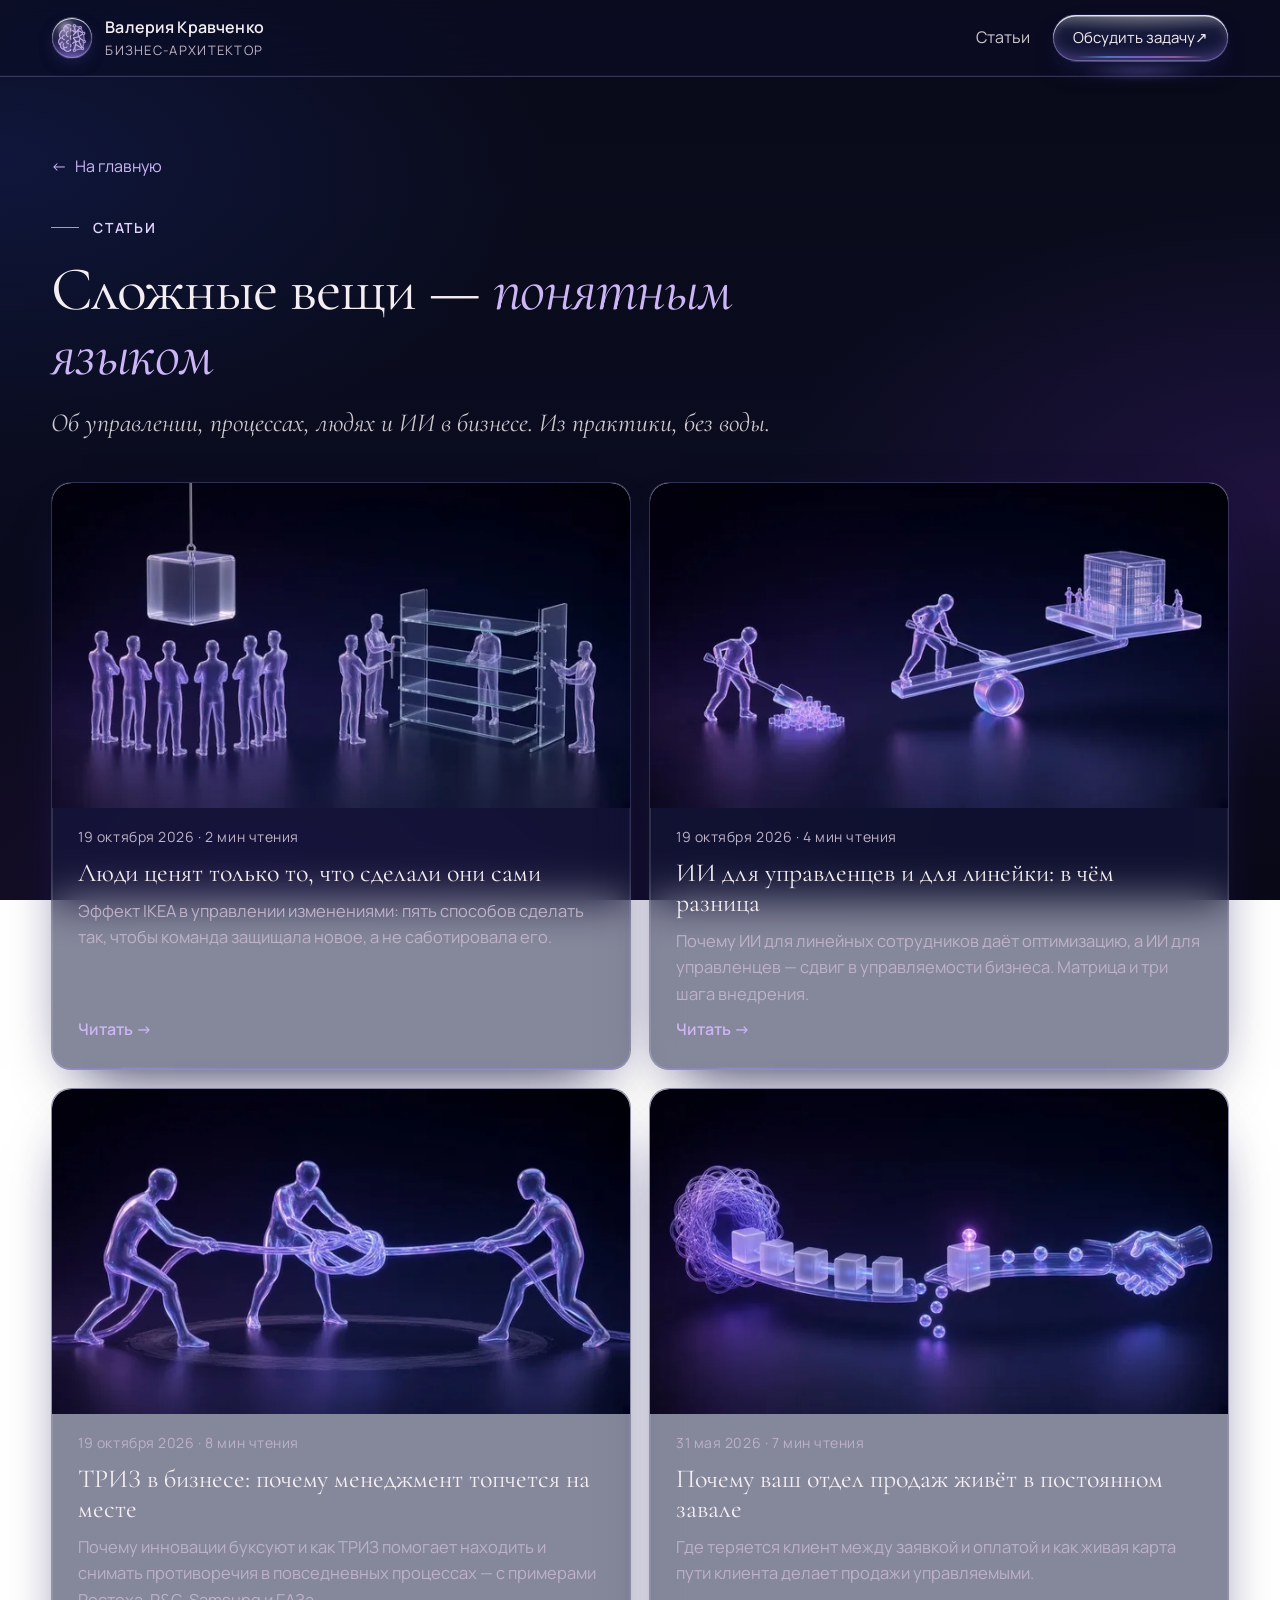
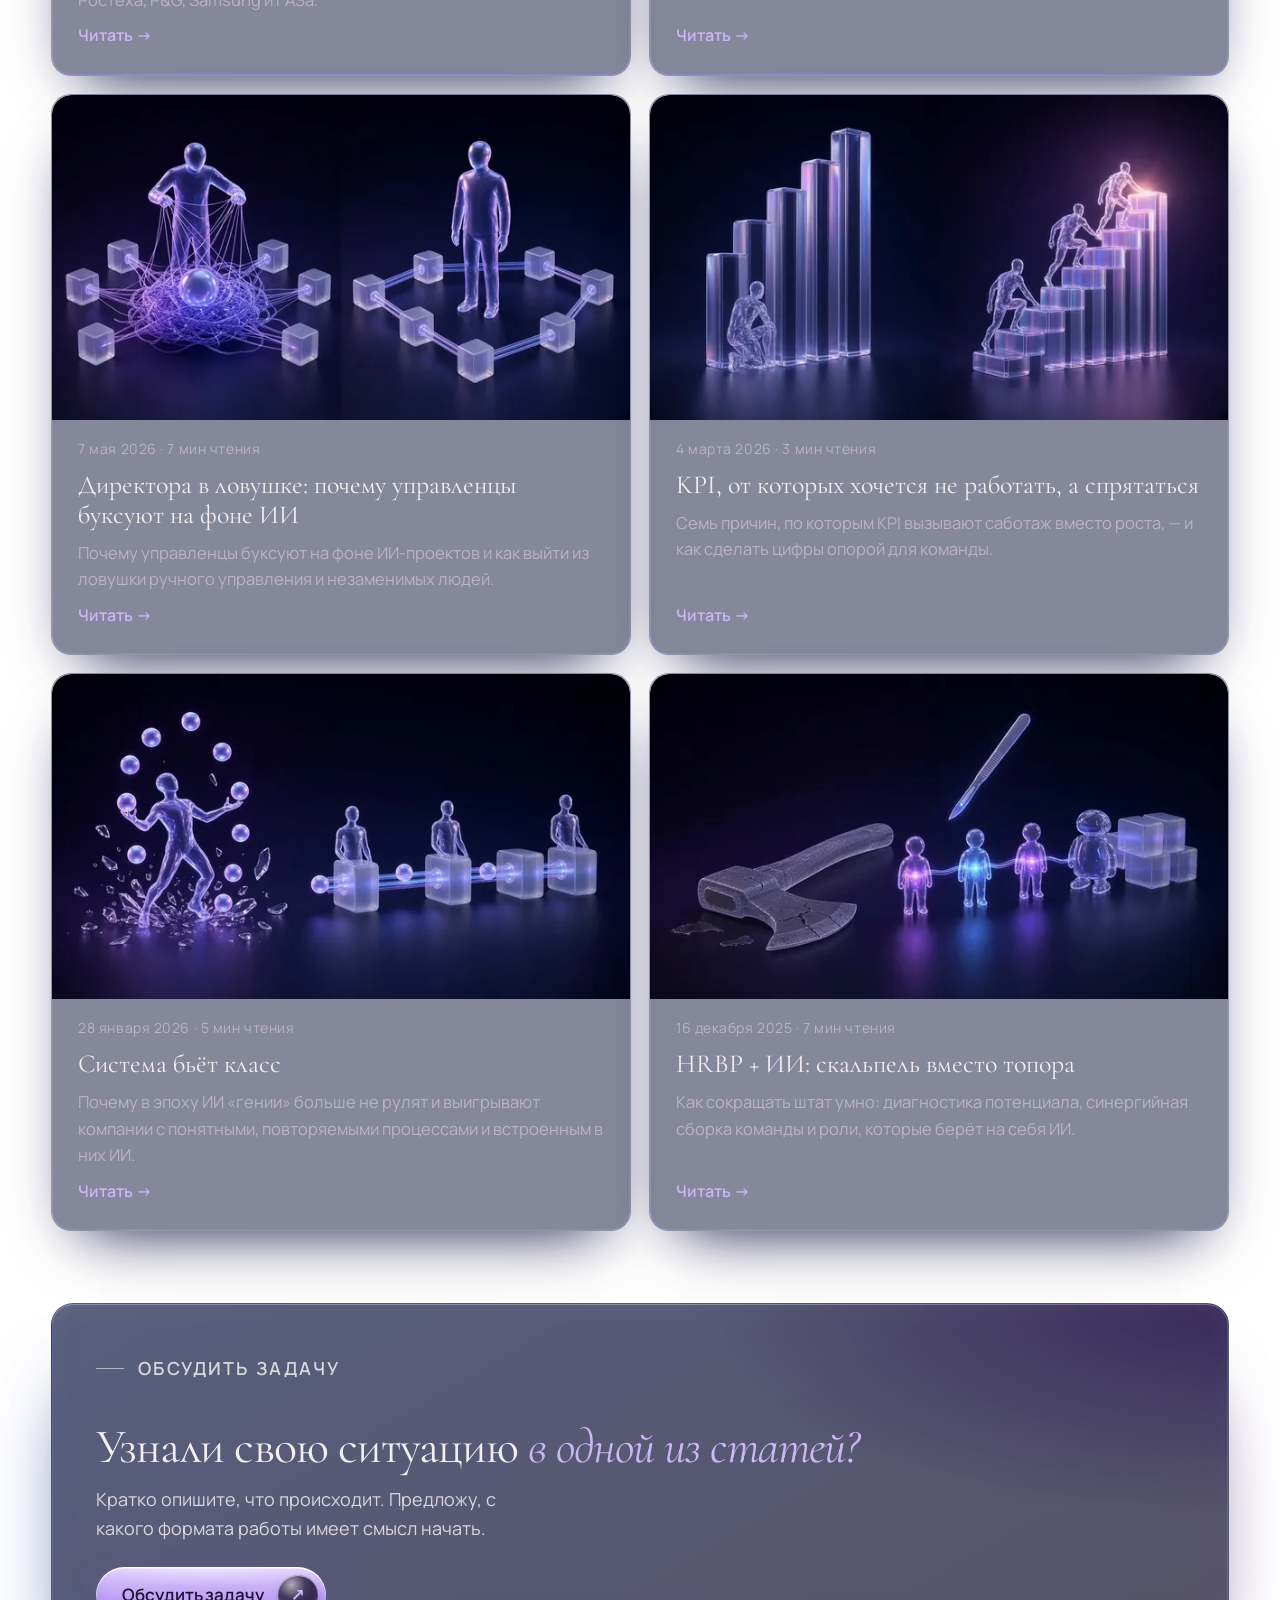
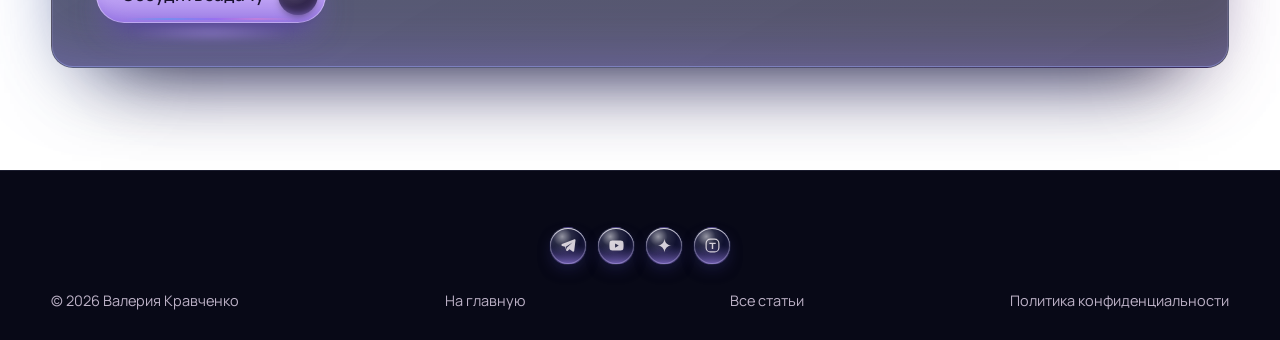
<file: stati/index.html>
<!doctype html>
<html lang="ru">
<head>
<meta charset="utf-8">
<meta name="viewport" content="width=device-width, initial-scale=1, viewport-fit=cover">
<title>Статьи — Валерия Кравченко, бизнес-архитектор</title>
<meta name="description" content="Статьи Валерии Кравченко об управлении, процессах, людях и ИИ в бизнесе — понятным языком.">
<link rel="canonical" href="https://valeryka-hr.github.io/stati/">
<meta name="theme-color" content="#120d18">
<link rel="icon" href="/favicon.ico" sizes="any">
<link rel="icon" href="/assets/img/favicon-32.png" type="image/png" sizes="32x32">
<link rel="apple-touch-icon" href="/assets/img/favicon-180.png">
<meta property="og:type" content="website">
<meta property="og:locale" content="ru_RU">
<meta property="og:site_name" content="Валерия Кравченко">
<meta property="og:title" content="Статьи — Валерия Кравченко">
<meta property="og:description" content="Статьи Валерии Кравченко об управлении, процессах, людях и ИИ в бизнесе — понятным языком.">
<meta property="og:url" content="https://valeryka-hr.github.io/stati/">
<meta property="og:image" content="https://valeryka-hr.github.io/assets/img/og.jpg">
<meta name="twitter:card" content="summary_large_image">
<link rel="preconnect" href="https://fonts.googleapis.com">
<link rel="preconnect" href="https://fonts.gstatic.com" crossorigin>
<link href="https://fonts.googleapis.com/css2?family=Cormorant+Garamond:ital,wght@0,400;0,500;1,400;1,500&family=Manrope:wght@300;400;500;600&display=swap" rel="stylesheet">
<link rel="stylesheet" href="/assets/css/style.css?v=20261019f">
<link rel="stylesheet" href="/assets/css/article.css?v=20261019f">
</head>
<body class="art-page">
<a class="skip" href="#main">К содержимому</a>
<header class="header is-scrolled" id="top">
  <div class="wrap header__inner">
    <a class="brand" href="/" aria-label="Валерия Кравченко — на главную">
      <span class="brand__mark" aria-hidden="true"><img src="/assets/img/logo-lilac-96.webp" width="48" height="48" alt=""></span>
      <span class="brand__text"><strong>Валерия Кравченко</strong><small>Бизнес-архитектор</small></span>
    </a>
    <nav class="art-nav" aria-label="Навигация"><a href="/stati/">Статьи</a><a class="header__cta" href="/#contact">Обсудить задачу <span aria-hidden="true">↗</span></a></nav>
  </div>
</header>
<main id="main" class="art">
  <div class="wrap">
    <header class="art__head art__head--list">
      <a class="art__back" href="/"><span aria-hidden="true">←</span> На главную</a>
      <p class="eyebrow">Статьи</p>
      <h1>Сложные вещи — <em>понятным языком</em></h1>
      <p class="art__lede">Об управлении, процессах, людях и ИИ в бизнесе. Из практики, без воды.</p>
    </header>
    <div class="reads__grid stati-list"><a class="read" href="/stati/lyudi-tsenyat-sdelannoe-sami/"><span class="read__img read__img--cover"><img src="/assets/img/ill/cover-lyudi-cenyat-640.webp" srcset="/assets/img/ill/cover-lyudi-cenyat-640.webp 640w, /assets/img/ill/cover-lyudi-cenyat-1024.webp 1024w" sizes="(max-width:760px) 100vw, 400px" width="1024" height="576" alt="" loading="lazy" decoding="async"></span><small>19 октября 2026 · 2 мин чтения</small><b>Люди ценят только то, что сделали они сами</b><p>Эффект IKEA в управлении изменениями: пять способов сделать так, чтобы команда защищала новое, а не саботировала его.</p><span>Читать →</span></a><a class="read" href="/stati/ii-dlya-upravlentsev-i-lineyki/"><span class="read__img read__img--cover"><img src="/assets/img/ill/cover-ii-upravlency-640.webp" srcset="/assets/img/ill/cover-ii-upravlency-640.webp 640w, /assets/img/ill/cover-ii-upravlency-1024.webp 1024w" sizes="(max-width:760px) 100vw, 400px" width="1024" height="576" alt="" loading="lazy" decoding="async"></span><small>19 октября 2026 · 4 мин чтения</small><b>ИИ для управленцев и для линейки: в чём разница</b><p>Почему ИИ для линейных сотрудников даёт оптимизацию, а ИИ для управленцев — сдвиг в управляемости бизнеса. Матрица и три шага внедрения.</p><span>Читать →</span></a><a class="read" href="/stati/triz-v-biznese/"><span class="read__img read__img--cover"><img src="/assets/img/ill/cover-triz-640.webp" srcset="/assets/img/ill/cover-triz-640.webp 640w, /assets/img/ill/cover-triz-1024.webp 1024w" sizes="(max-width:760px) 100vw, 400px" width="1024" height="576" alt="" loading="lazy" decoding="async"></span><small>19 октября 2026 · 8 мин чтения</small><b>ТРИЗ в бизнесе: почему менеджмент топчется на месте</b><p>Почему инновации буксуют и как ТРИЗ помогает находить и снимать противоречия в повседневных процессах — с примерами Ростеха, P&amp;G, Samsung и ГАЗа.</p><span>Читать →</span></a><a class="read" href="/stati/otdel-prodazh-v-zavale/"><span class="read__img read__img--cover"><img src="/assets/img/ill/cover-otdel-prodazh-640.webp" srcset="/assets/img/ill/cover-otdel-prodazh-640.webp 640w, /assets/img/ill/cover-otdel-prodazh-1024.webp 1024w" sizes="(max-width:760px) 100vw, 400px" width="1024" height="576" alt="" loading="lazy" decoding="async"></span><small>31 мая 2026 · 7 мин чтения</small><b>Почему ваш отдел продаж живёт в постоянном завале</b><p>Где теряется клиент между заявкой и оплатой и как живая карта пути клиента делает продажи управляемыми.</p><span>Читать →</span></a><a class="read" href="/stati/direktora-v-lovushke/"><span class="read__img read__img--cover"><img src="/assets/img/ill/cover-direktora-640.webp" srcset="/assets/img/ill/cover-direktora-640.webp 640w, /assets/img/ill/cover-direktora-1024.webp 1024w" sizes="(max-width:760px) 100vw, 400px" width="1024" height="576" alt="" loading="lazy" decoding="async"></span><small>7 мая 2026 · 7 мин чтения</small><b>Директора в ловушке: почему управленцы буксуют на фоне ИИ</b><p>Почему управленцы буксуют на фоне ИИ-проектов и как выйти из ловушки ручного управления и незаменимых людей.</p><span>Читать →</span></a><a class="read" href="/stati/kpi-ot-kotoryh-hochetsya-spryatatsya/"><span class="read__img read__img--cover"><img src="/assets/img/ill/cover-kpi-640.webp" srcset="/assets/img/ill/cover-kpi-640.webp 640w, /assets/img/ill/cover-kpi-1024.webp 1024w" sizes="(max-width:760px) 100vw, 400px" width="1024" height="576" alt="" loading="lazy" decoding="async"></span><small>4 марта 2026 · 3 мин чтения</small><b>KPI, от которых хочется не работать, а спрятаться</b><p>Семь причин, по которым KPI вызывают саботаж вместо роста, — и как сделать цифры опорой для команды.</p><span>Читать →</span></a><a class="read" href="/stati/sistema-bet-klass/"><span class="read__img read__img--cover"><img src="/assets/img/ill/cover-sistema-bet-klass-640.webp" srcset="/assets/img/ill/cover-sistema-bet-klass-640.webp 640w, /assets/img/ill/cover-sistema-bet-klass-1024.webp 1024w" sizes="(max-width:760px) 100vw, 400px" width="1024" height="576" alt="" loading="lazy" decoding="async"></span><small>28 января 2026 · 5 мин чтения</small><b>Система бьёт класс</b><p>Почему в эпоху ИИ «гении» больше не рулят и выигрывают компании с понятными, повторяемыми процессами и встроенным в них ИИ.</p><span>Читать →</span></a><a class="read" href="/stati/hrbp-ii-skalpel-vmesto-topora/"><span class="read__img read__img--cover"><img src="/assets/img/ill/cover-hrbp-skalpel-640.webp" srcset="/assets/img/ill/cover-hrbp-skalpel-640.webp 640w, /assets/img/ill/cover-hrbp-skalpel-1024.webp 1024w" sizes="(max-width:760px) 100vw, 400px" width="1024" height="576" alt="" loading="lazy" decoding="async"></span><small>16 декабря 2025 · 7 мин чтения</small><b>HRBP + ИИ: скальпель вместо топора</b><p>Как сокращать штат умно: диагностика потенциала, синергийная сборка команды и роли, которые берёт на себя ИИ.</p><span>Читать →</span></a></div>
    <section class="art-cta art-cta--final" aria-labelledby="cta-t">
      <p class="eyebrow">Обсудить задачу</p>
      <h2 id="cta-t">Узнали свою ситуацию <em>в одной из статей?</em></h2>
      <p>Кратко опишите, что происходит. Предложу, с какого формата работы имеет смысл начать.</p>
      <a class="btn btn--primary" href="/#contact">Обсудить задачу <span class="btn__dot" aria-hidden="true">↗</span></a>
    </section>
  </div>
</main>
<footer class="footer">
  <div class="wrap art-social"><div class="social" aria-label="Соцсети и каналы">
    <a href="https://t.me/neuro_progressor" target="_blank" rel="noopener" aria-label="Telegram-канал «НейроПрогрессор»" title="Telegram-канал"><svg viewBox="0 0 24 24" aria-hidden="true"><path fill="currentColor" d="M21.94 4.3a1.2 1.2 0 0 0-1.62-1.04L2.84 10.03c-1.17.46-1.1 2.14.1 2.5l4.27 1.3 1.62 5.13c.3.95 1.49 1.25 2.2.55l2.37-2.31 4.43 3.26c.82.6 1.99.15 2.2-.84L21.94 4.3Zm-4.06 3.2-7.95 7.18-.31 3.3-1.33-4.24 9.17-5.98c.35-.23.72.24.42.53Z"/></svg></a>
    <a href="https://youtube.com/@neuro_progressor" target="_blank" rel="noopener" aria-label="YouTube-канал" title="YouTube"><svg viewBox="0 0 24 24" aria-hidden="true"><path fill="currentColor" d="M21.6 7.2a2.6 2.6 0 0 0-1.8-1.8C18.2 5 12 5 12 5s-6.2 0-7.8.4A2.6 2.6 0 0 0 2.4 7.2 27 27 0 0 0 2 12a27 27 0 0 0 .4 4.8 2.6 2.6 0 0 0 1.8 1.8C5.8 19 12 19 12 19s6.2 0 7.8-.4a2.6 2.6 0 0 0 1.8-1.8A27 27 0 0 0 22 12a27 27 0 0 0-.4-4.8ZM10 15V9l5.2 3L10 15Z"/></svg></a>
    <a href="https://dzen.ru/neuro_progressor" target="_blank" rel="noopener" aria-label="Канал в Дзене" title="Дзен"><svg viewBox="0 0 24 24" aria-hidden="true"><path fill="currentColor" d="M12 2c.2 5.6 4.4 9.8 10 10-5.6.2-9.8 4.4-10 10-.2-5.6-4.4-9.8-10-10 5.6-.2 9.8-4.4 10-10Z"/></svg></a>
    <a href="https://tenchat.ru/4873677" target="_blank" rel="noopener" aria-label="Профиль в TenChat" title="TenChat"><svg viewBox="0 0 24 24" aria-hidden="true"><rect x="3" y="3" width="18" height="18" rx="6" fill="none" stroke="currentColor" stroke-width="1.7"/><path fill="currentColor" d="M7.5 8h9v2h-3.5v7h-2v-7H7.5z"/></svg></a>
  </div></div>
  <div class="wrap footer__bottom art-foot"><span>© 2026 Валерия Кравченко</span><a href="/">На главную</a><a href="/stati/">Все статьи</a><a href="/privacy.html">Политика конфиденциальности</a></div>
</footer>
</body>
</html>
</file>
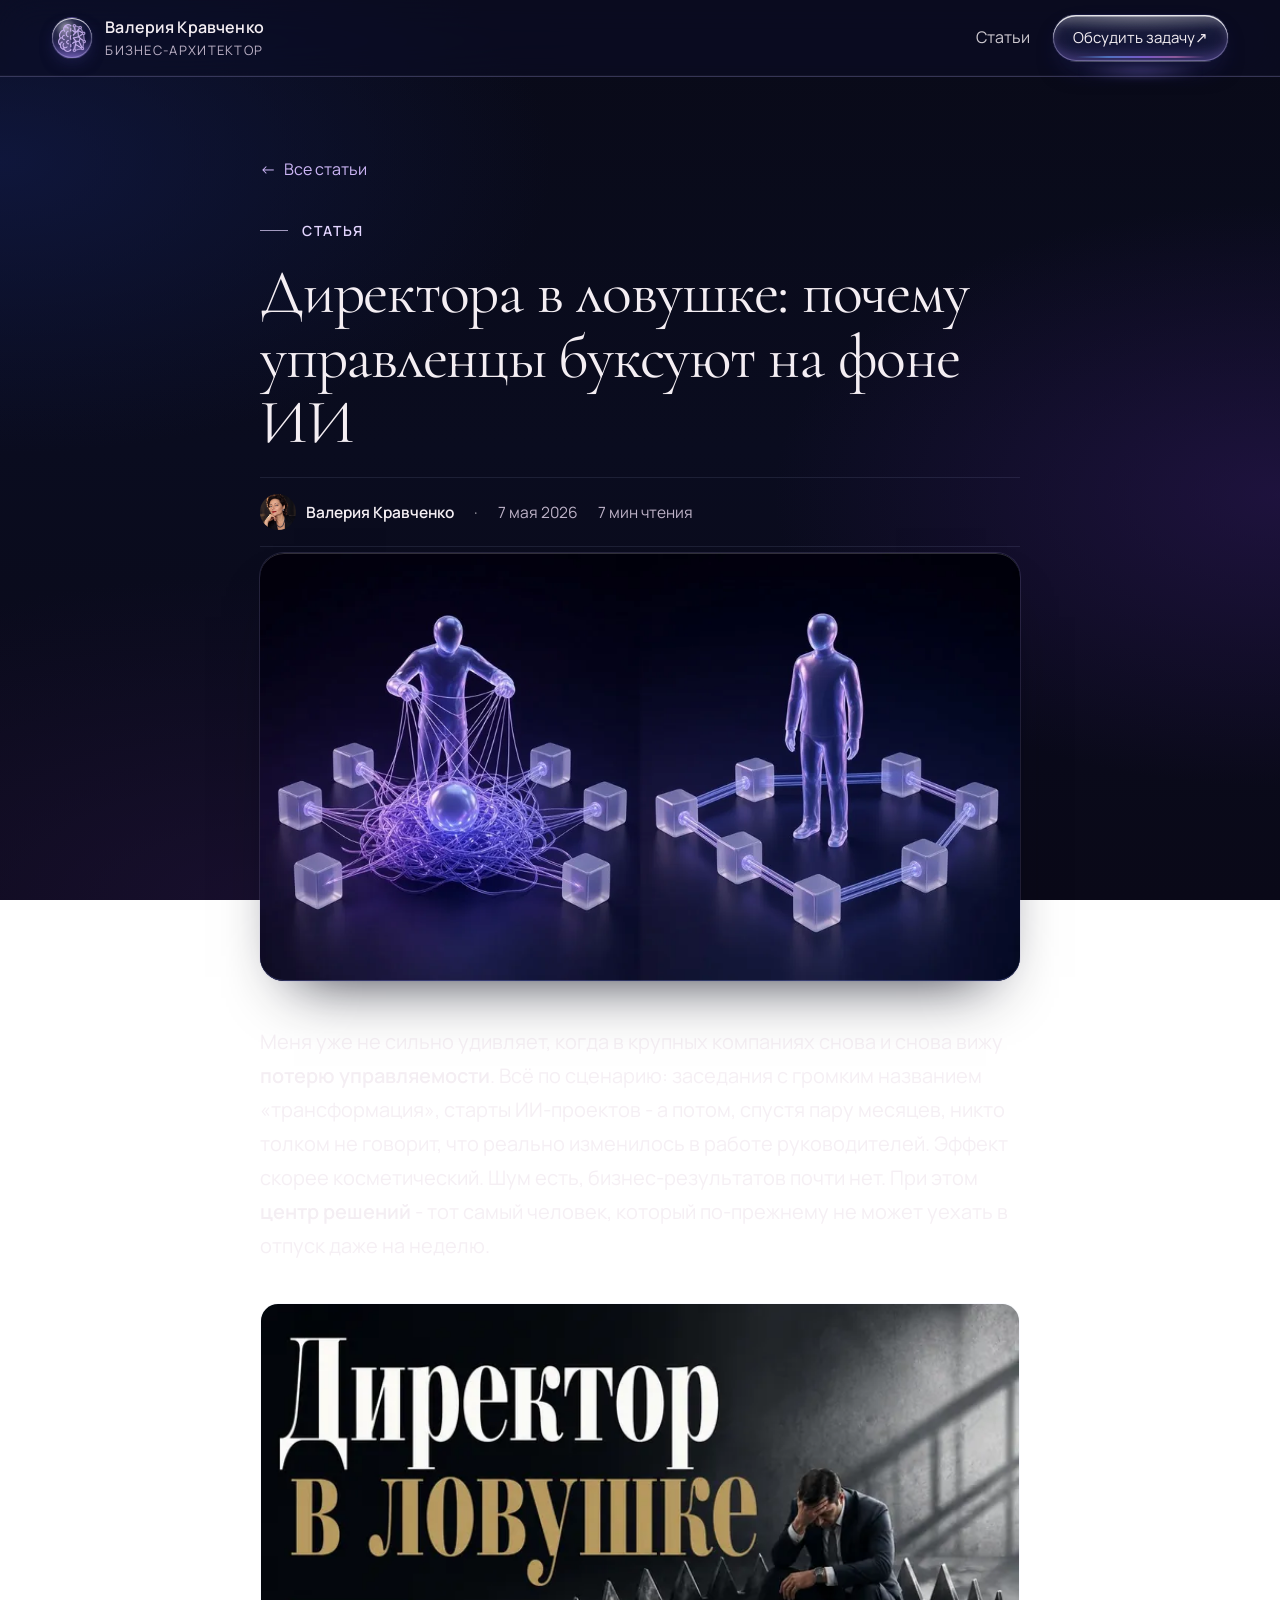
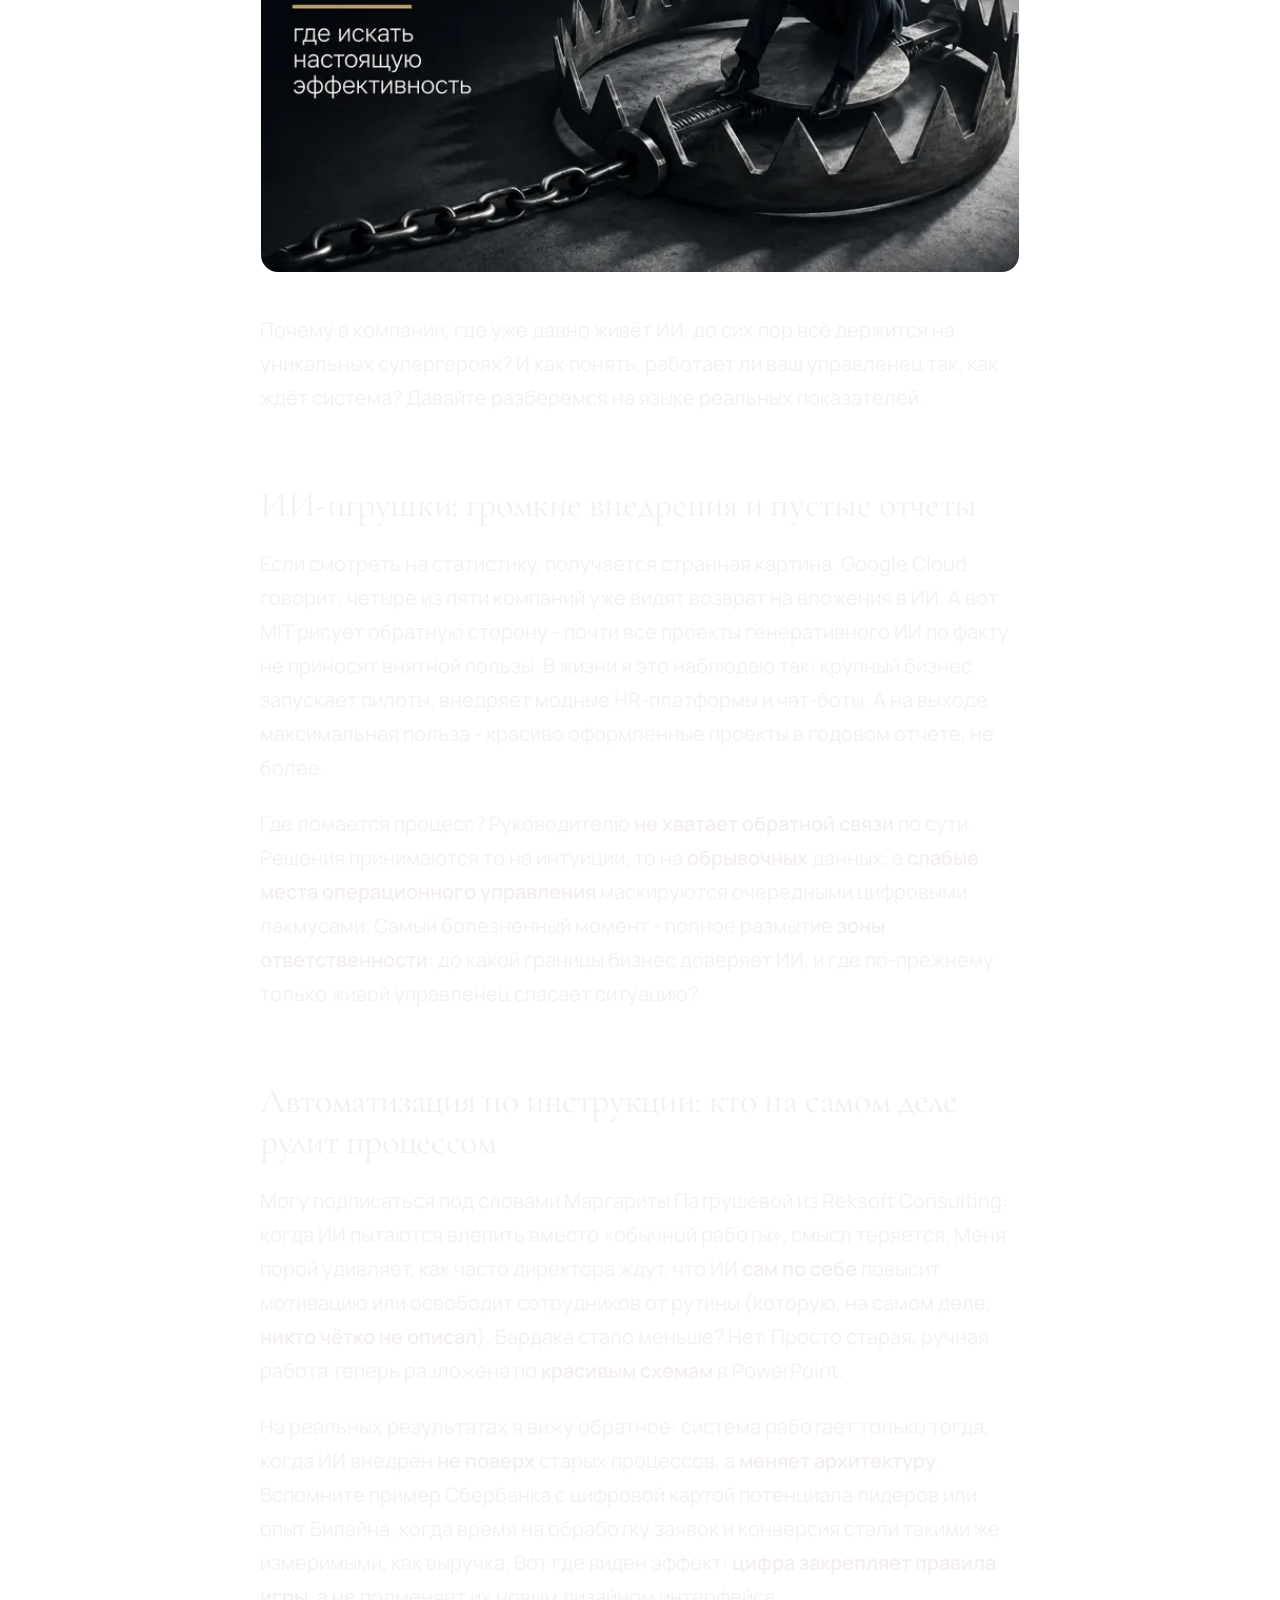
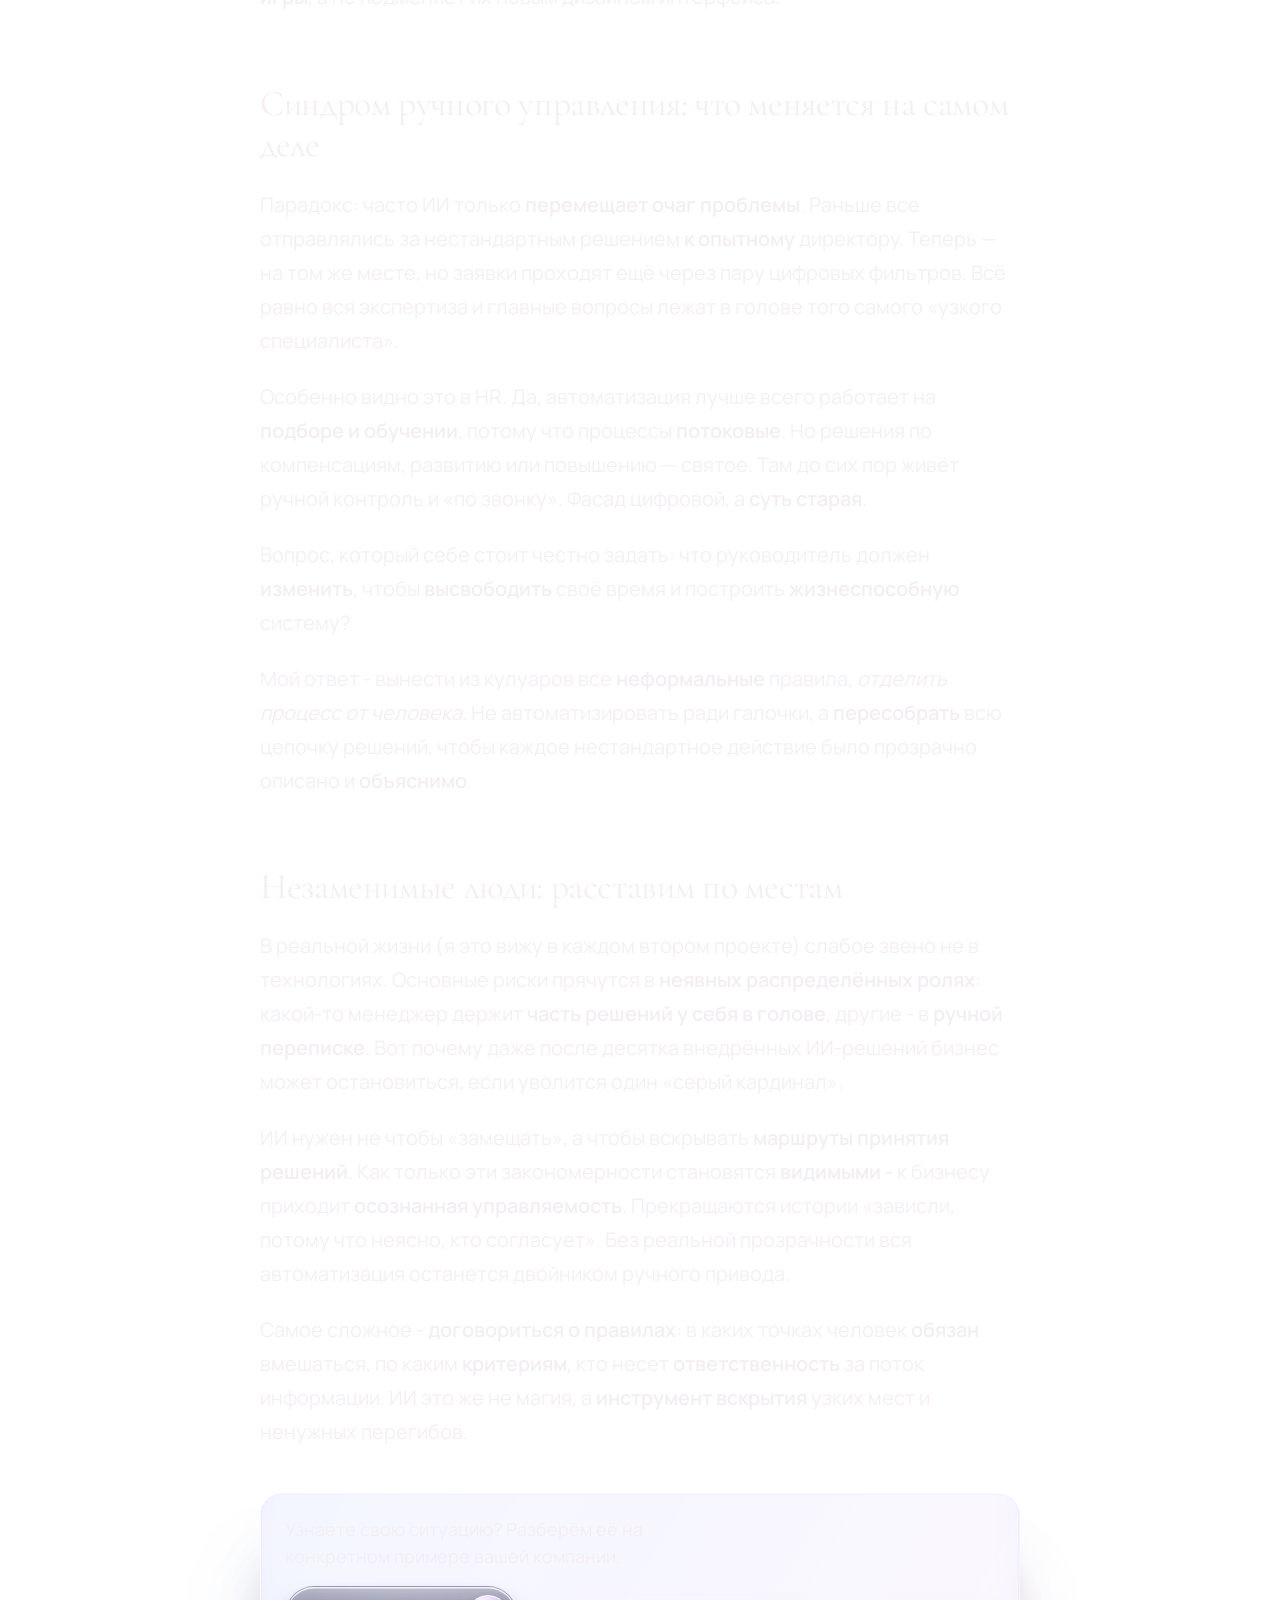
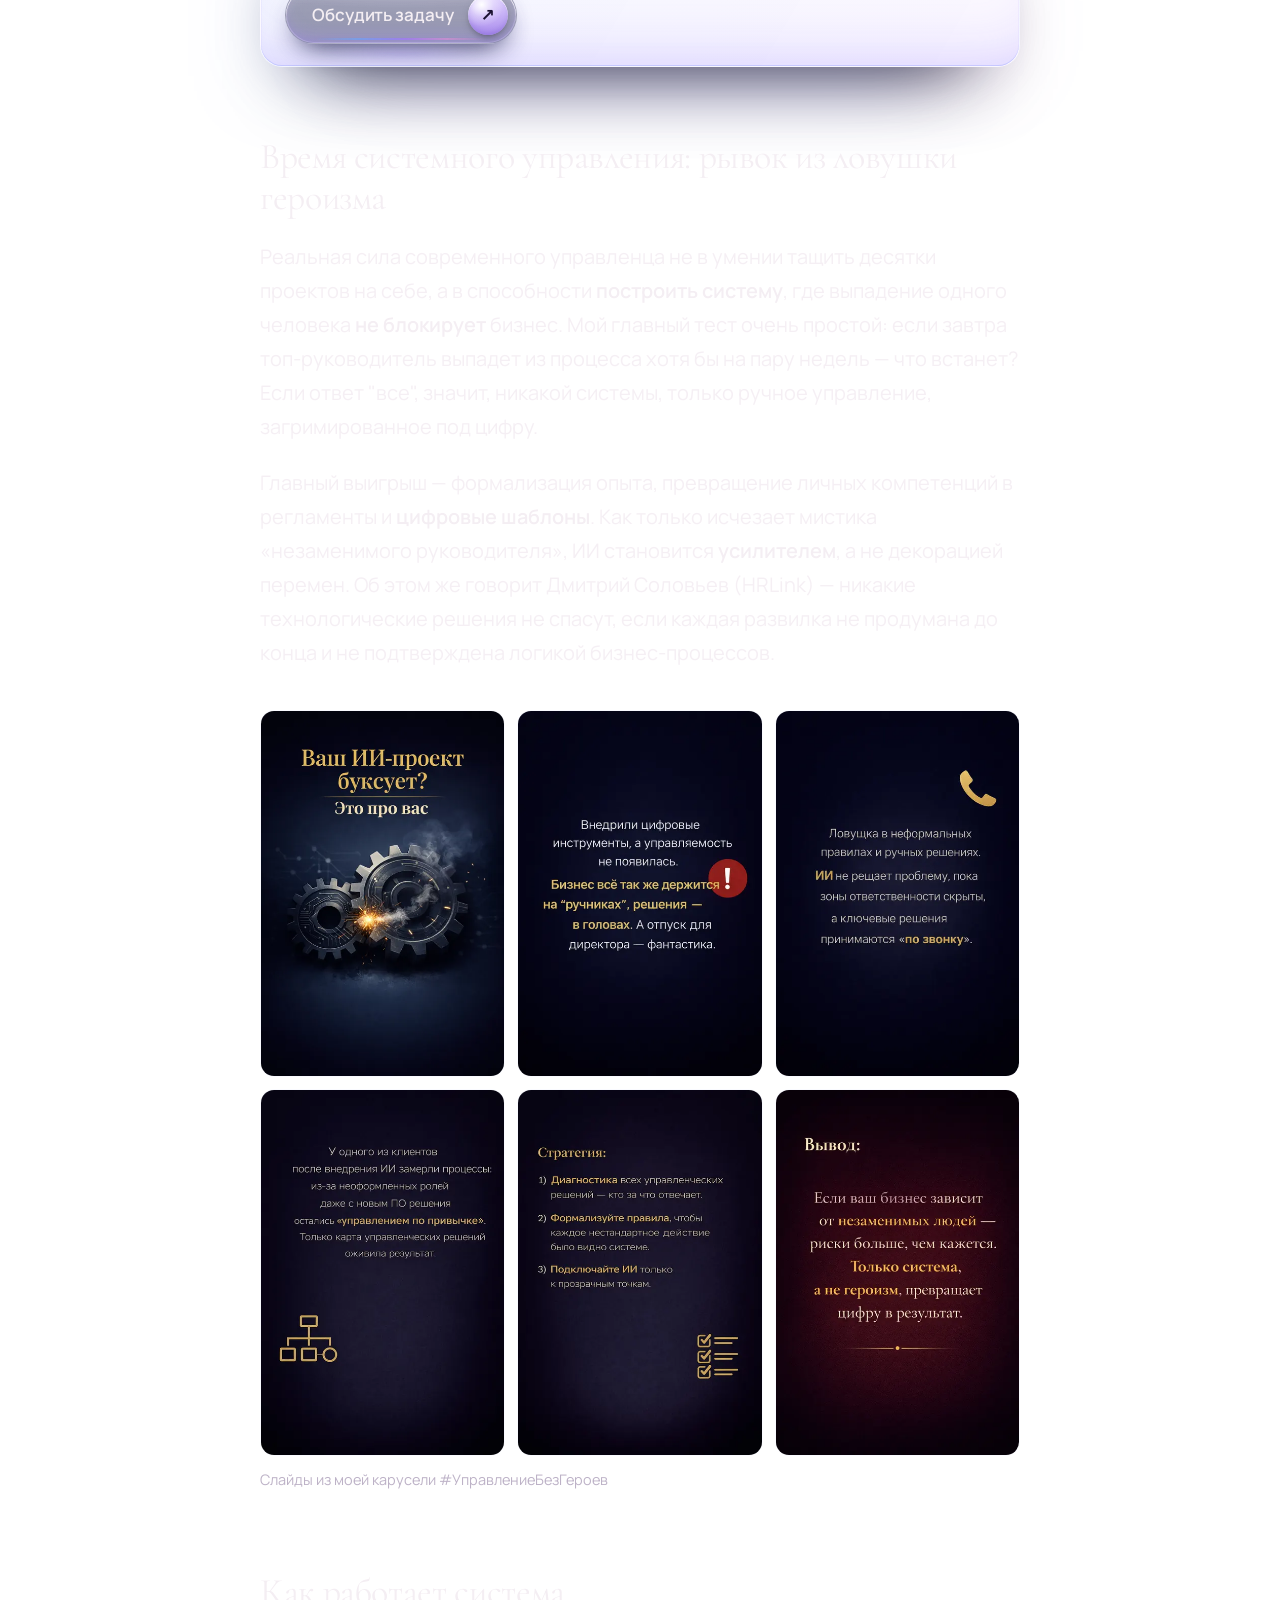
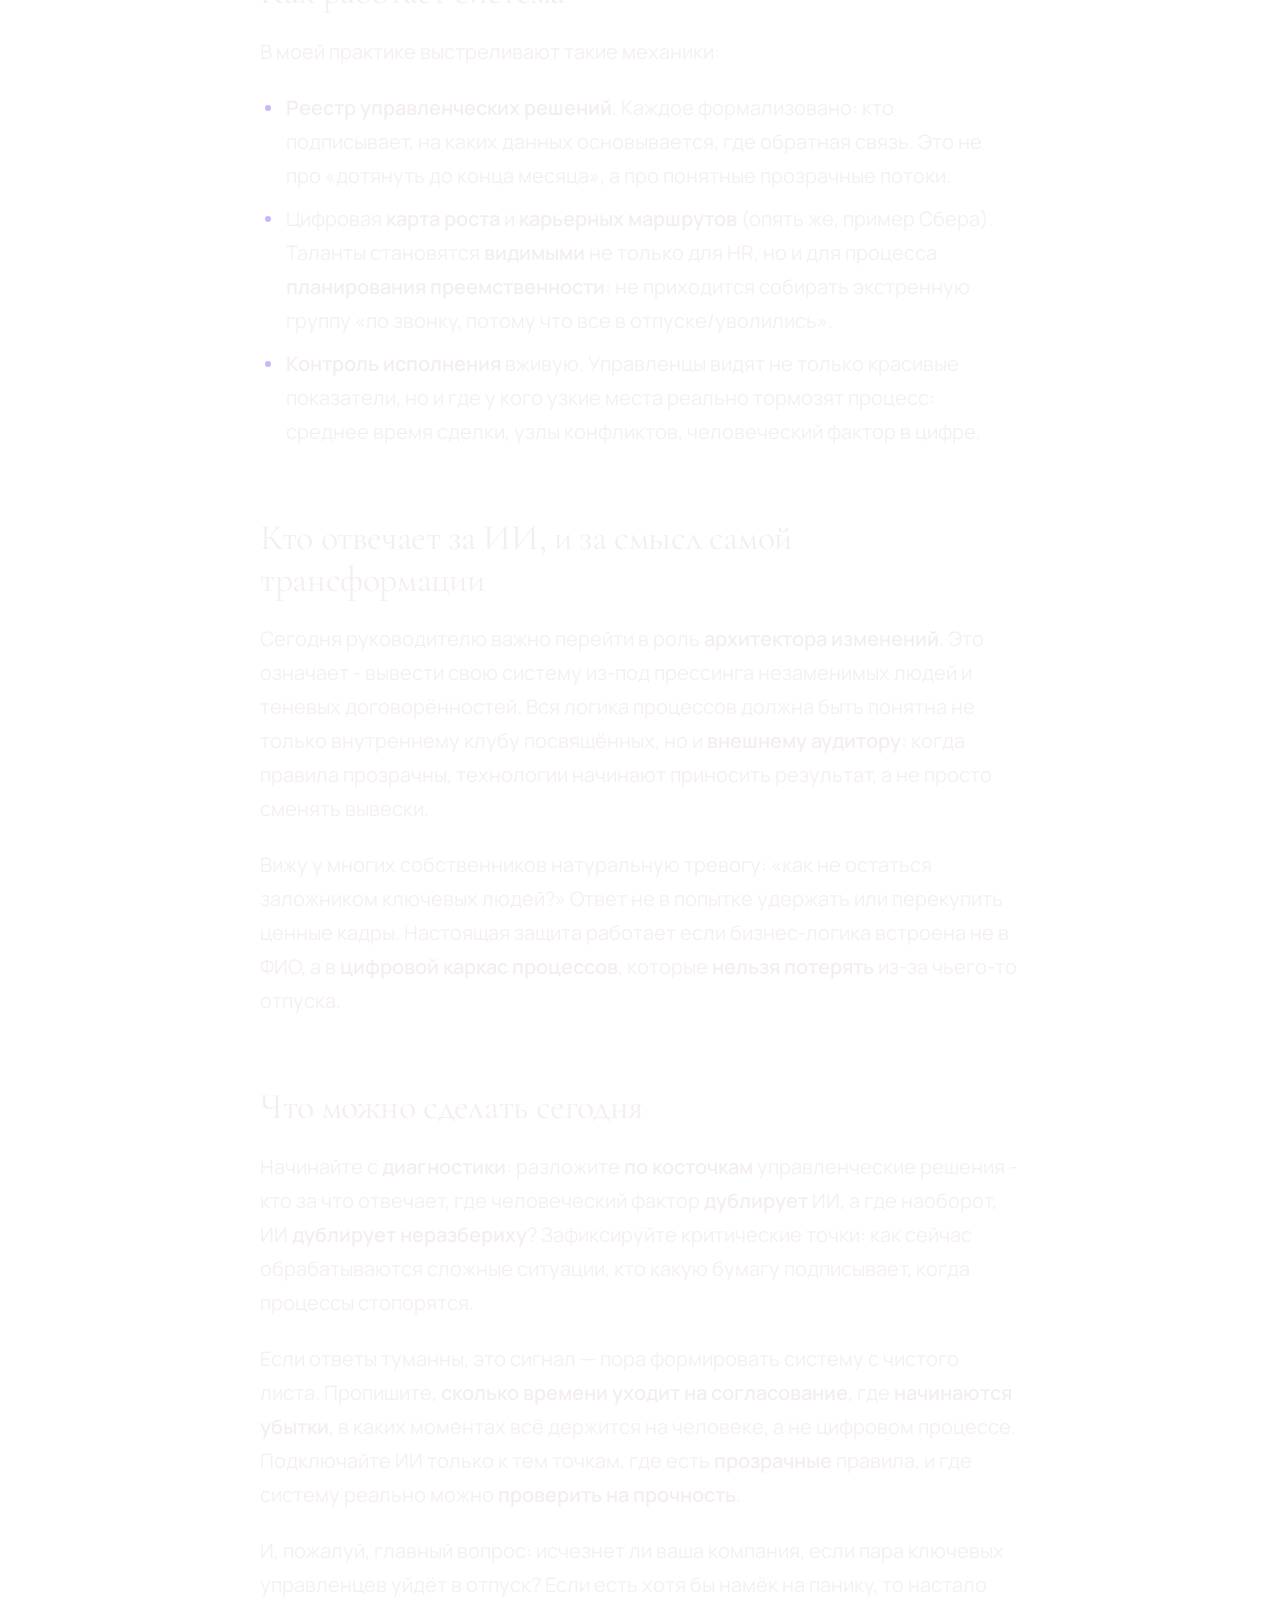
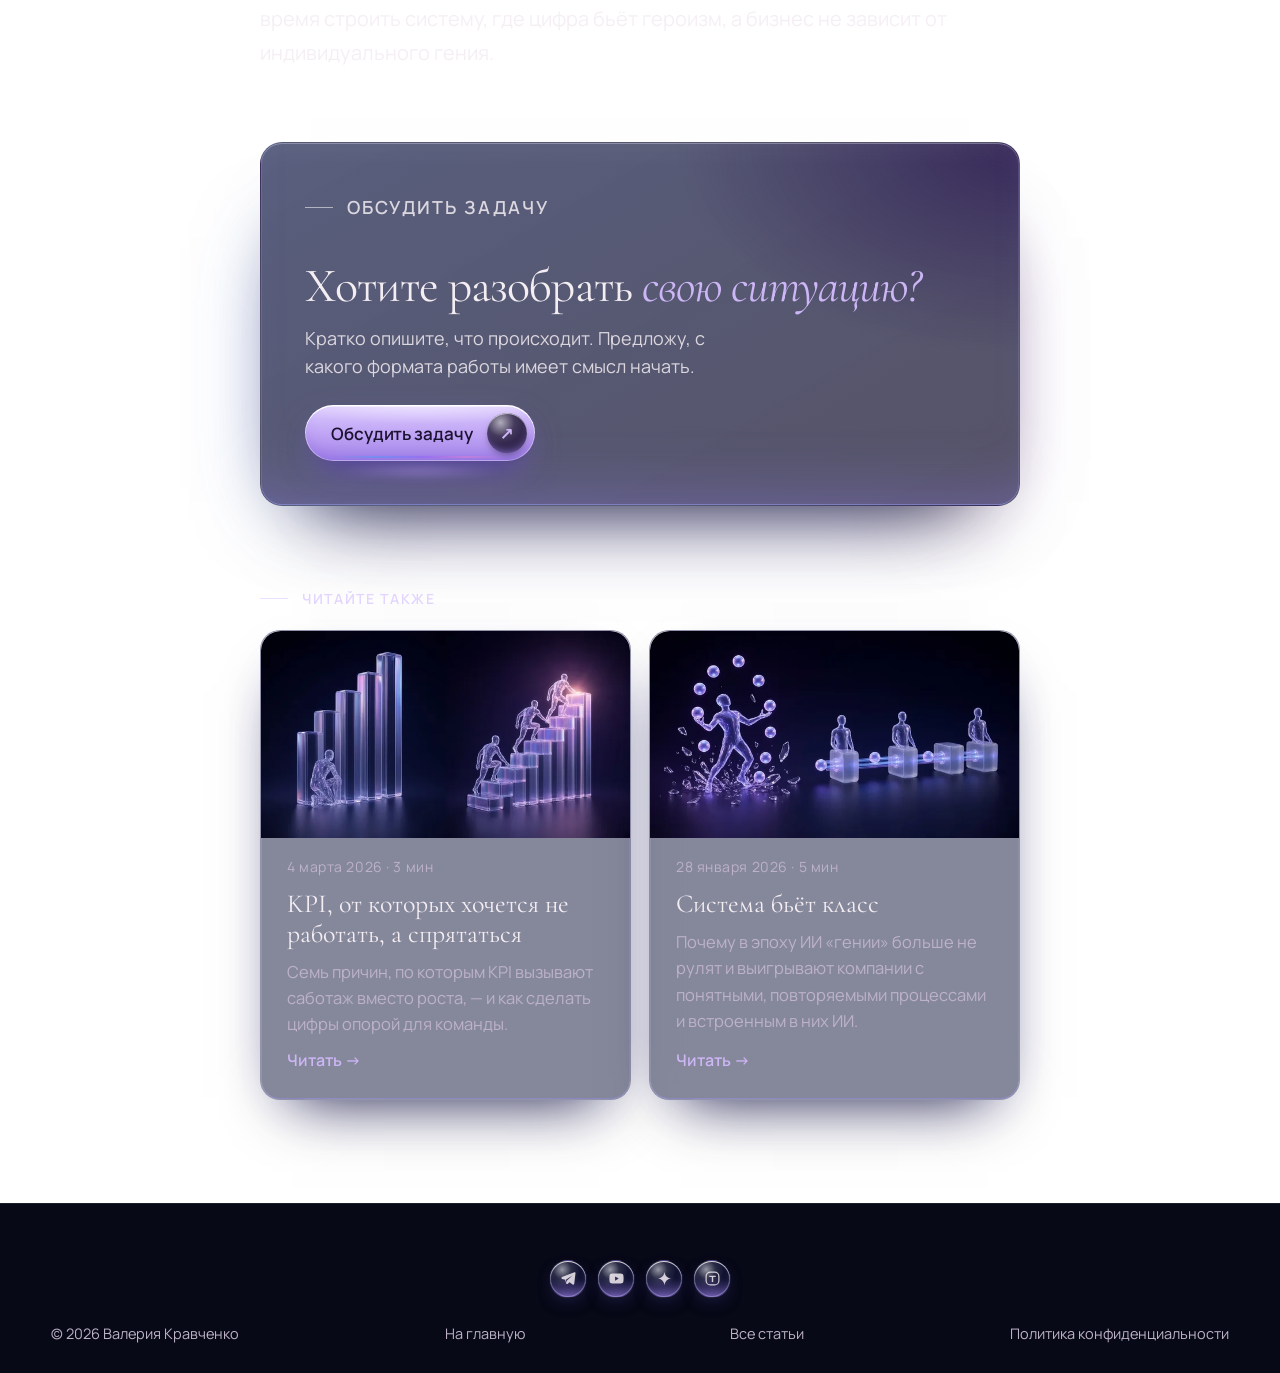
<file: stati/direktora-v-lovushke/index.html>
<!doctype html>
<html lang="ru">
<head>
<meta charset="utf-8">
<meta name="viewport" content="width=device-width, initial-scale=1, viewport-fit=cover">
<title>Директора в ловушке: почему управленцы буксуют на фоне ИИ — Валерия Кравченко</title>
<meta name="description" content="Почему управленцы буксуют на фоне ИИ-проектов и как выйти из ловушки ручного управления и незаменимых людей.">
<link rel="canonical" href="https://valeryka-hr.github.io/stati/direktora-v-lovushke/">
<meta name="theme-color" content="#120d18">
<link rel="icon" href="/favicon.ico" sizes="any">
<link rel="icon" href="/assets/img/favicon-32.png" type="image/png" sizes="32x32">
<link rel="apple-touch-icon" href="/assets/img/favicon-180.png">
<meta property="og:type" content="article">
<meta property="og:locale" content="ru_RU">
<meta property="og:site_name" content="Валерия Кравченко">
<meta property="og:title" content="Директора в ловушке: почему управленцы буксуют на фоне ИИ">
<meta property="og:description" content="Почему управленцы буксуют на фоне ИИ-проектов и как выйти из ловушки ручного управления и незаменимых людей.">
<meta property="og:url" content="https://valeryka-hr.github.io/stati/direktora-v-lovushke/">
<meta property="og:image" content="https://valeryka-hr.github.io/assets/img/ill/cover-direktora-og.jpg">
<meta name="twitter:card" content="summary_large_image">
<meta property="article:published_time" content="2026-05-07">
<script type="application/ld+json">{"@context": "https://schema.org", "@type": "Article", "headline": "Директора в ловушке: почему управленцы буксуют на фоне ИИ", "datePublished": "2026-05-07", "author": {"@type": "Person", "name": "Валерия Кравченко"}, "description": "Почему управленцы буксуют на фоне ИИ-проектов и как выйти из ловушки ручного управления и незаменимых людей.", "mainEntityOfPage": "https://valeryka-hr.github.io/stati/direktora-v-lovushke/"}</script>
<link rel="preconnect" href="https://fonts.googleapis.com">
<link rel="preconnect" href="https://fonts.gstatic.com" crossorigin>
<link href="https://fonts.googleapis.com/css2?family=Cormorant+Garamond:ital,wght@0,400;0,500;1,400;1,500&family=Manrope:wght@300;400;500;600&display=swap" rel="stylesheet">
<link rel="stylesheet" href="/assets/css/style.css?v=20261019f">
<link rel="stylesheet" href="/assets/css/article.css?v=20261019f">
</head>
<body class="art-page">
<a class="skip" href="#main">К содержимому</a>
<header class="header is-scrolled" id="top">
  <div class="wrap header__inner">
    <a class="brand" href="/" aria-label="Валерия Кравченко — на главную">
      <span class="brand__mark" aria-hidden="true"><img src="/assets/img/logo-lilac-96.webp" width="48" height="48" alt=""></span>
      <span class="brand__text"><strong>Валерия Кравченко</strong><small>Бизнес-архитектор</small></span>
    </a>
    <nav class="art-nav" aria-label="Навигация"><a href="/stati/">Статьи</a><a class="header__cta" href="/#contact">Обсудить задачу <span aria-hidden="true">↗</span></a></nav>
  </div>
</header>
<main id="main" class="art">
  <article class="wrap art__wrap">
    <a class="art__back" href="/stati/"><span aria-hidden="true">←</span> Все статьи</a>
    <header class="art__head">
      <p class="eyebrow">Статья</p>
      <h1>Директора в ловушке: почему управленцы буксуют на фоне ИИ</h1>
      
      <p class="art__meta"><span class="art__by"><img src="/assets/img/about-560.webp" width="36" height="36" alt="" loading="lazy">Валерия Кравченко</span><time datetime="2026-05-07">7 мая 2026</time><span>7 мин чтения</span></p>
    </header>
    <figure class="art__cover"><img src="/assets/img/ill/cover-direktora-640.webp" srcset="/assets/img/ill/cover-direktora-640.webp 640w, /assets/img/ill/cover-direktora-1024.webp 1024w" sizes="(max-width:900px) 100vw, 860px" width="1024" height="576" alt="" fetchpriority="high" decoding="async"></figure>
    <div class="art__body">
      <p>Меня уже не сильно удивляет, когда в крупных компаниях снова и снова вижу <strong>потерю управляемости</strong>. Всё по сценарию: заседания с громким названием «трансформация», старты ИИ-проектов - а потом, спустя пару месяцев, никто толком не говорит, что реально изменилось в работе руководителей. Эффект скорее косметический. Шум есть, бизнес-результатов почти нет. При этом <strong>центр решений</strong> - тот самый человек, который по-прежнему не может уехать в отпуск даже на неделю.</p>
      <figure class="art__fig"><picture><img src="/assets/img/stati/direktora-v-lovushke-1-1200.webp" srcset="/assets/img/stati/direktora-v-lovushke-1-720.webp 720w, /assets/img/stati/direktora-v-lovushke-1-1200.webp 1200w" sizes="(max-width: 760px) 92vw, 720px" width="1200" height="900" alt="" loading="lazy" decoding="async"></picture></figure>
      <p>Почему в компании, где уже давно живёт ИИ, до сих пор всё держится на уникальных супергероях? И как понять, работает ли ваш управленец так, как ждёт система? Давайте разберемся на языке реальных показателей.</p>
      <h2>ИИ-игрушки: громкие внедрения и пустые отчеты</h2>
      <p>Если смотреть на статистику, получается странная картина. Google Cloud говорит: четыре из пяти компаний уже видят возврат на вложения в ИИ. А вот MIT рисует обратную сторону - почти все проекты генеративного ИИ по факту не приносят внятной пользы. В жизни я это наблюдаю так: крупный бизнес запускает пилоты, внедряет модные HR-платформы и чат-боты. А на выходе максимальная польза - красиво оформленные проекты в годовом отчете, не более.</p>
      <p>Где ломается процесс? Руководителю <strong>не хватает обратной связи</strong> по сути. Решения принимаются то на интуиции, то на <strong>обрывочных</strong> данных, а <strong>слабые места операционного управления</strong> маскируются очередными цифровыми лакмусами. Самый болезненный момент - полное размытие <strong>зоны ответственности</strong>: до какой границы бизнес доверяет ИИ, и где по-прежнему только живой управленец спасает ситуацию?</p>
      <h2>Автоматизация по инструкции: кто на самом деле рулит процессом</h2>
      <p>Могу подписаться под словами Маргариты Патрушевой из Reksoft Consulting: когда ИИ пытаются влепить вместо «обычной работы», смысл теряется. Меня порой удивляет, как часто директора ждут, что ИИ <strong>сам по себе</strong> повысит мотивацию или освободит сотрудников от рутины (которую, на самом деле, <strong>никто чётко не описал</strong>). Бардака стало меньше? Нет. Просто старая, ручная работа теперь разложена по <strong>красивым схемам</strong> в PowerPoint.</p>
      <p>На реальных результатах я вижу обратное: система работает только тогда, когда ИИ внедрён <strong>не поверх</strong> старых процессов, а <strong>меняет архитектуру</strong>. Вспомните пример Сбербанка с цифровой картой потенциала лидеров или опыт Билайна, когда время на обработку заявок и конверсия стали такими же измеримыми, как выручка. Вот где виден эффект: <strong>цифра закрепляет правила игры</strong>, а не подменяет их новым дизайном интерфейса.</p>
      <h2>Синдром ручного управления: что меняется на самом деле</h2>
      <p>Парадокс: часто ИИ только <strong>перемещает очаг проблемы</strong>. Раньше все отправлялись за нестандартным решением <strong>к опытному</strong> директору. Теперь — на том же месте, но заявки проходят ещё через пару цифровых фильтров. Всё равно вся экспертиза и главные вопросы лежат в голове того самого «узкого специалиста».</p>
      <p>Особенно видно это в HR. Да, автоматизация лучше всего работает на <strong>подборе и обучении</strong>, потому что процессы <strong>потоковые</strong>. Но решения по компенсациям, развитию или повышению — святое. Там до сих пор живёт ручной контроль и «по звонку». Фасад цифровой, а <strong>суть старая</strong>.</p>
      <p>Вопрос, который себе стоит честно задать: что руководитель должен <strong>изменить</strong>, чтобы <strong>высвободить</strong> своё время и построить <strong>жизнеспособную</strong> систему?</p>
      <p>Мой ответ - вынести из кулуаров все <strong>неформальные</strong> правила, <strong><em>отделить процесс от человека</em></strong>. Не автоматизировать ради галочки, а <strong>пересобрать</strong> всю цепочку решений, чтобы каждое нестандартное действие было прозрачно описано и <strong>объяснимо</strong>.</p>
      <h2>Незаменимые люди: расставим по местам</h2>
      <p>В реальной жизни (я это вижу в каждом втором проекте) слабое звено не в технологиях. Основные риски прячутся в <strong>неявных распределённых ролях</strong>: какой-то менеджер держит <strong>часть решений у себя в голове</strong>, другие - в <strong>ручной переписке</strong>. Вот почему даже после десятка внедрённых ИИ-решений бизнес может остановиться, если уволится один «серый кардинал».</p>
      <p>ИИ нужен не чтобы «замещать», а чтобы вскрывать <strong>маршруты принятия решений</strong>. Как только эти закономерности становятся <strong>видимыми -</strong> к бизнесу приходит <strong>осознанная управляемость</strong>. Прекращаются истории «зависли, потому что неясно, кто согласует». Без реальной прозрачности вся автоматизация останется двойником ручного привода.</p>
      <p>Самое сложное - <strong>договориться о правилах</strong>: в каких точках человек <strong>обязан</strong> вмешаться, по каким <strong>критериям</strong>, кто несет <strong>ответственность</strong> за поток информации. ИИ это же не магия, а <strong>инструмент вскрытия</strong> узких мест и ненужных перегибов.</p>
      <aside class="art-cta art-cta--mid" aria-label="Обсудить задачу"><p>Узнаёте свою ситуацию? Разберём её на конкретном примере вашей компании.</p><a class="btn btn--ghost" href="/?topic=%D0%A1%D0%BE%D0%BF%D1%80%D0%BE%D0%B2%D0%BE%D0%B6%D0%B4%D0%B5%D0%BD%D0%B8%D0%B5%20%D1%80%D1%83%D0%BA%D0%BE%D0%B2%D0%BE%D0%B4%D0%B8%D1%82%D0%B5%D0%BB%D1%8F#contact">Обсудить задачу <span class="btn__dot" aria-hidden="true">↗</span></a></aside>
      <h2>Время системного управления: рывок из ловушки героизма</h2>
      <p>Реальная сила современного управленца не в умении тащить десятки проектов на себе, а в способности <strong>построить систему</strong>, где выпадение одного человека <strong>не блокирует</strong> бизнес. Мой главный тест очень простой: если завтра топ-руководитель выпадет из процесса хотя бы на пару недель — что встанет? Если ответ "все", значит, никакой системы, только ручное управление, загримированное под цифру.</p>
      <p>Главный выигрыш — формализация опыта, превращение личных компетенций в регламенты и <strong>цифровые шаблоны</strong>. Как только исчезает мистика «незаменимого руководителя», ИИ становится <strong>усилителем</strong>, а не декорацией перемен. Об этом же говорит Дмитрий Соловьев (HRLink) — никакие технологические решения не спасут, если каждая развилка не продумана до конца и не подтверждена логикой бизнес-процессов.</p>
      <figure class="art__gallery"><img src="/assets/img/stati/direktora-v-lovushke-2-720.webp" srcset="/assets/img/stati/direktora-v-lovushke-2-480.webp 480w, /assets/img/stati/direktora-v-lovushke-2-720.webp 720w" sizes="(max-width: 760px) 70vw, 300px" width="720" height="1080" alt="Слайд карусели «Директора в ловушке»" loading="lazy" decoding="async"><img src="/assets/img/stati/direktora-v-lovushke-3-720.webp" srcset="/assets/img/stati/direktora-v-lovushke-3-480.webp 480w, /assets/img/stati/direktora-v-lovushke-3-720.webp 720w" sizes="(max-width: 760px) 70vw, 300px" width="720" height="1080" alt="Слайд карусели «Директора в ловушке»" loading="lazy" decoding="async"><img src="/assets/img/stati/direktora-v-lovushke-4-720.webp" srcset="/assets/img/stati/direktora-v-lovushke-4-480.webp 480w, /assets/img/stati/direktora-v-lovushke-4-720.webp 720w" sizes="(max-width: 760px) 70vw, 300px" width="720" height="1080" alt="Слайд карусели «Директора в ловушке»" loading="lazy" decoding="async"><img src="/assets/img/stati/direktora-v-lovushke-5-720.webp" srcset="/assets/img/stati/direktora-v-lovushke-5-480.webp 480w, /assets/img/stati/direktora-v-lovushke-5-720.webp 720w" sizes="(max-width: 760px) 70vw, 300px" width="720" height="1080" alt="Слайд карусели «Директора в ловушке»" loading="lazy" decoding="async"><img src="/assets/img/stati/direktora-v-lovushke-6-720.webp" srcset="/assets/img/stati/direktora-v-lovushke-6-480.webp 480w, /assets/img/stati/direktora-v-lovushke-6-720.webp 720w" sizes="(max-width: 760px) 70vw, 300px" width="720" height="1080" alt="Слайд карусели «Директора в ловушке»" loading="lazy" decoding="async"><img src="/assets/img/stati/direktora-v-lovushke-7-720.webp" srcset="/assets/img/stati/direktora-v-lovushke-7-480.webp 480w, /assets/img/stati/direktora-v-lovushke-7-720.webp 720w" sizes="(max-width: 760px) 70vw, 300px" width="720" height="1080" alt="Слайд карусели «Директора в ловушке»" loading="lazy" decoding="async"><figcaption>Слайды из моей карусели #УправлениеБезГероев</figcaption></figure>
      <h2>Как работает система</h2>
      <p>В моей практике выстреливают такие механики:</p>
      <ul><li><strong>Реестр управленческих решений</strong>. Каждое формализовано: кто подписывает, на каких данных основывается, где обратная связь. Это не про «дотянуть до конца месяца», а про понятные прозрачные потоки.</li><li>Цифровая <strong>карта роста</strong> и <strong>карьерных маршрутов</strong> (опять же, пример Сбера). Таланты становятся <strong>видимыми</strong> не только для HR, но и для процесса <strong>планирования преемственности</strong>: не приходится собирать экстренную группу «по звонку, потому что все в отпуске/уволились».</li><li><strong>Контроль исполнения</strong> вживую. Управленцы видят не только красивые показатели, но и где у кого узкие места реально тормозят процесс: среднее время сделки, узлы конфликтов, человеческий фактор в цифре.</li></ul>
      <h2>Кто отвечает за ИИ, и за смысл самой трансформации</h2>
      <p>Сегодня руководителю важно перейти в роль <strong>архитектора изменений</strong>. Это означает - вывести свою систему из-под прессинга незаменимых людей и теневых договорённостей. Вся логика процессов должна быть понятна не только внутреннему клубу посвящённых, но и <strong>внешнему аудитору</strong>: когда правила прозрачны, технологии начинают приносить результат, а не просто сменять вывески.</p>
      <p>Вижу у многих собственников натуральную тревогу: «как не остаться заложником ключевых людей?» Ответ не в попытке удержать или перекупить ценные кадры. Настоящая защита работает если бизнес-логика встроена не в ФИО, а в <strong>цифровой каркас процессов</strong>, которые <strong>нельзя потерять</strong> из-за чьего-то отпуска.</p>
      <h2>Что можно сделать сегодня</h2>
      <p>Начинайте с <strong>диагностики</strong>: разложите <strong>по косточкам</strong> управленческие решения - кто за что отвечает, где человеческий фактор <strong>дублирует</strong> ИИ, а где наоборот, ИИ <strong>дублирует неразбериху</strong>? Зафиксируйте критические точки: как сейчас обрабатываются сложные ситуации, кто какую бумагу подписывает, когда процессы стопорятся.</p>
      <p>Если ответы туманны, это сигнал — пора формировать систему с чистого листа. Пропишите, <strong>сколько времени уходит на согласование</strong>, где <strong>начинаются убытки</strong>, в каких моментах всё держится на человеке, а не цифровом процессе. Подключайте ИИ только к тем точкам, где есть <strong>прозрачные</strong> правила, и где систему реально можно <strong>проверить на прочность</strong>.</p>
      <p>И, пожалуй, главный вопрос: исчезнет ли ваша компания, если пара ключевых управленцев уйдёт в отпуск? Если есть хотя бы намёк на панику, то настало время строить систему, где цифра бьёт героизм, а бизнес не зависит от индивидуального гения.</p>
    </div>
    <section class="art-cta art-cta--final" aria-labelledby="cta-t">
      <p class="eyebrow">Обсудить задачу</p>
      <h2 id="cta-t">Хотите разобрать <em>свою ситуацию?</em></h2>
      <p>Кратко опишите, что происходит. Предложу, с какого формата работы имеет смысл начать.</p>
      <a class="btn btn--primary" href="/?topic=%D0%A1%D0%BE%D0%BF%D1%80%D0%BE%D0%B2%D0%BE%D0%B6%D0%B4%D0%B5%D0%BD%D0%B8%D0%B5%20%D1%80%D1%83%D0%BA%D0%BE%D0%B2%D0%BE%D0%B4%D0%B8%D1%82%D0%B5%D0%BB%D1%8F#contact">Обсудить задачу <span class="btn__dot" aria-hidden="true">↗</span></a>
    </section>
    <nav class="art-more" aria-label="Читайте также">
      <p class="eyebrow">Читайте также</p>
      <div class="reads__grid reads__grid--2">
        <a class="read" href="/stati/kpi-ot-kotoryh-hochetsya-spryatatsya/"><span class="read__img read__img--cover"><img src="/assets/img/ill/cover-kpi-640.webp" srcset="/assets/img/ill/cover-kpi-640.webp 640w, /assets/img/ill/cover-kpi-1024.webp 1024w" sizes="(max-width:760px) 100vw, 400px" width="1024" height="576" alt="" loading="lazy" decoding="async"></span><small>4 марта 2026 · 3 мин</small><b>KPI, от которых хочется не работать, а спрятаться</b><p>Семь причин, по которым KPI вызывают саботаж вместо роста, — и как сделать цифры опорой для команды.</p><span>Читать →</span></a><a class="read" href="/stati/sistema-bet-klass/"><span class="read__img read__img--cover"><img src="/assets/img/ill/cover-sistema-bet-klass-640.webp" srcset="/assets/img/ill/cover-sistema-bet-klass-640.webp 640w, /assets/img/ill/cover-sistema-bet-klass-1024.webp 1024w" sizes="(max-width:760px) 100vw, 400px" width="1024" height="576" alt="" loading="lazy" decoding="async"></span><small>28 января 2026 · 5 мин</small><b>Система бьёт класс</b><p>Почему в эпоху ИИ «гении» больше не рулят и выигрывают компании с понятными, повторяемыми процессами и встроенным в них ИИ.</p><span>Читать →</span></a>
      </div>
    </nav>
  </article>
</main>
<footer class="footer">
  <div class="wrap art-social"><div class="social" aria-label="Соцсети и каналы">
    <a href="https://t.me/neuro_progressor" target="_blank" rel="noopener" aria-label="Telegram-канал «НейроПрогрессор»" title="Telegram-канал"><svg viewBox="0 0 24 24" aria-hidden="true"><path fill="currentColor" d="M21.94 4.3a1.2 1.2 0 0 0-1.62-1.04L2.84 10.03c-1.17.46-1.1 2.14.1 2.5l4.27 1.3 1.62 5.13c.3.95 1.49 1.25 2.2.55l2.37-2.31 4.43 3.26c.82.6 1.99.15 2.2-.84L21.94 4.3Zm-4.06 3.2-7.95 7.18-.31 3.3-1.33-4.24 9.17-5.98c.35-.23.72.24.42.53Z"/></svg></a>
    <a href="https://youtube.com/@neuro_progressor" target="_blank" rel="noopener" aria-label="YouTube-канал" title="YouTube"><svg viewBox="0 0 24 24" aria-hidden="true"><path fill="currentColor" d="M21.6 7.2a2.6 2.6 0 0 0-1.8-1.8C18.2 5 12 5 12 5s-6.2 0-7.8.4A2.6 2.6 0 0 0 2.4 7.2 27 27 0 0 0 2 12a27 27 0 0 0 .4 4.8 2.6 2.6 0 0 0 1.8 1.8C5.8 19 12 19 12 19s6.2 0 7.8-.4a2.6 2.6 0 0 0 1.8-1.8A27 27 0 0 0 22 12a27 27 0 0 0-.4-4.8ZM10 15V9l5.2 3L10 15Z"/></svg></a>
    <a href="https://dzen.ru/neuro_progressor" target="_blank" rel="noopener" aria-label="Канал в Дзене" title="Дзен"><svg viewBox="0 0 24 24" aria-hidden="true"><path fill="currentColor" d="M12 2c.2 5.6 4.4 9.8 10 10-5.6.2-9.8 4.4-10 10-.2-5.6-4.4-9.8-10-10 5.6-.2 9.8-4.4 10-10Z"/></svg></a>
    <a href="https://tenchat.ru/4873677" target="_blank" rel="noopener" aria-label="Профиль в TenChat" title="TenChat"><svg viewBox="0 0 24 24" aria-hidden="true"><rect x="3" y="3" width="18" height="18" rx="6" fill="none" stroke="currentColor" stroke-width="1.7"/><path fill="currentColor" d="M7.5 8h9v2h-3.5v7h-2v-7H7.5z"/></svg></a>
  </div></div>
  <div class="wrap footer__bottom art-foot"><span>© 2026 Валерия Кравченко</span><a href="/">На главную</a><a href="/stati/">Все статьи</a><a href="/privacy.html">Политика конфиденциальности</a></div>
</footer>
</body>
</html>
</file>
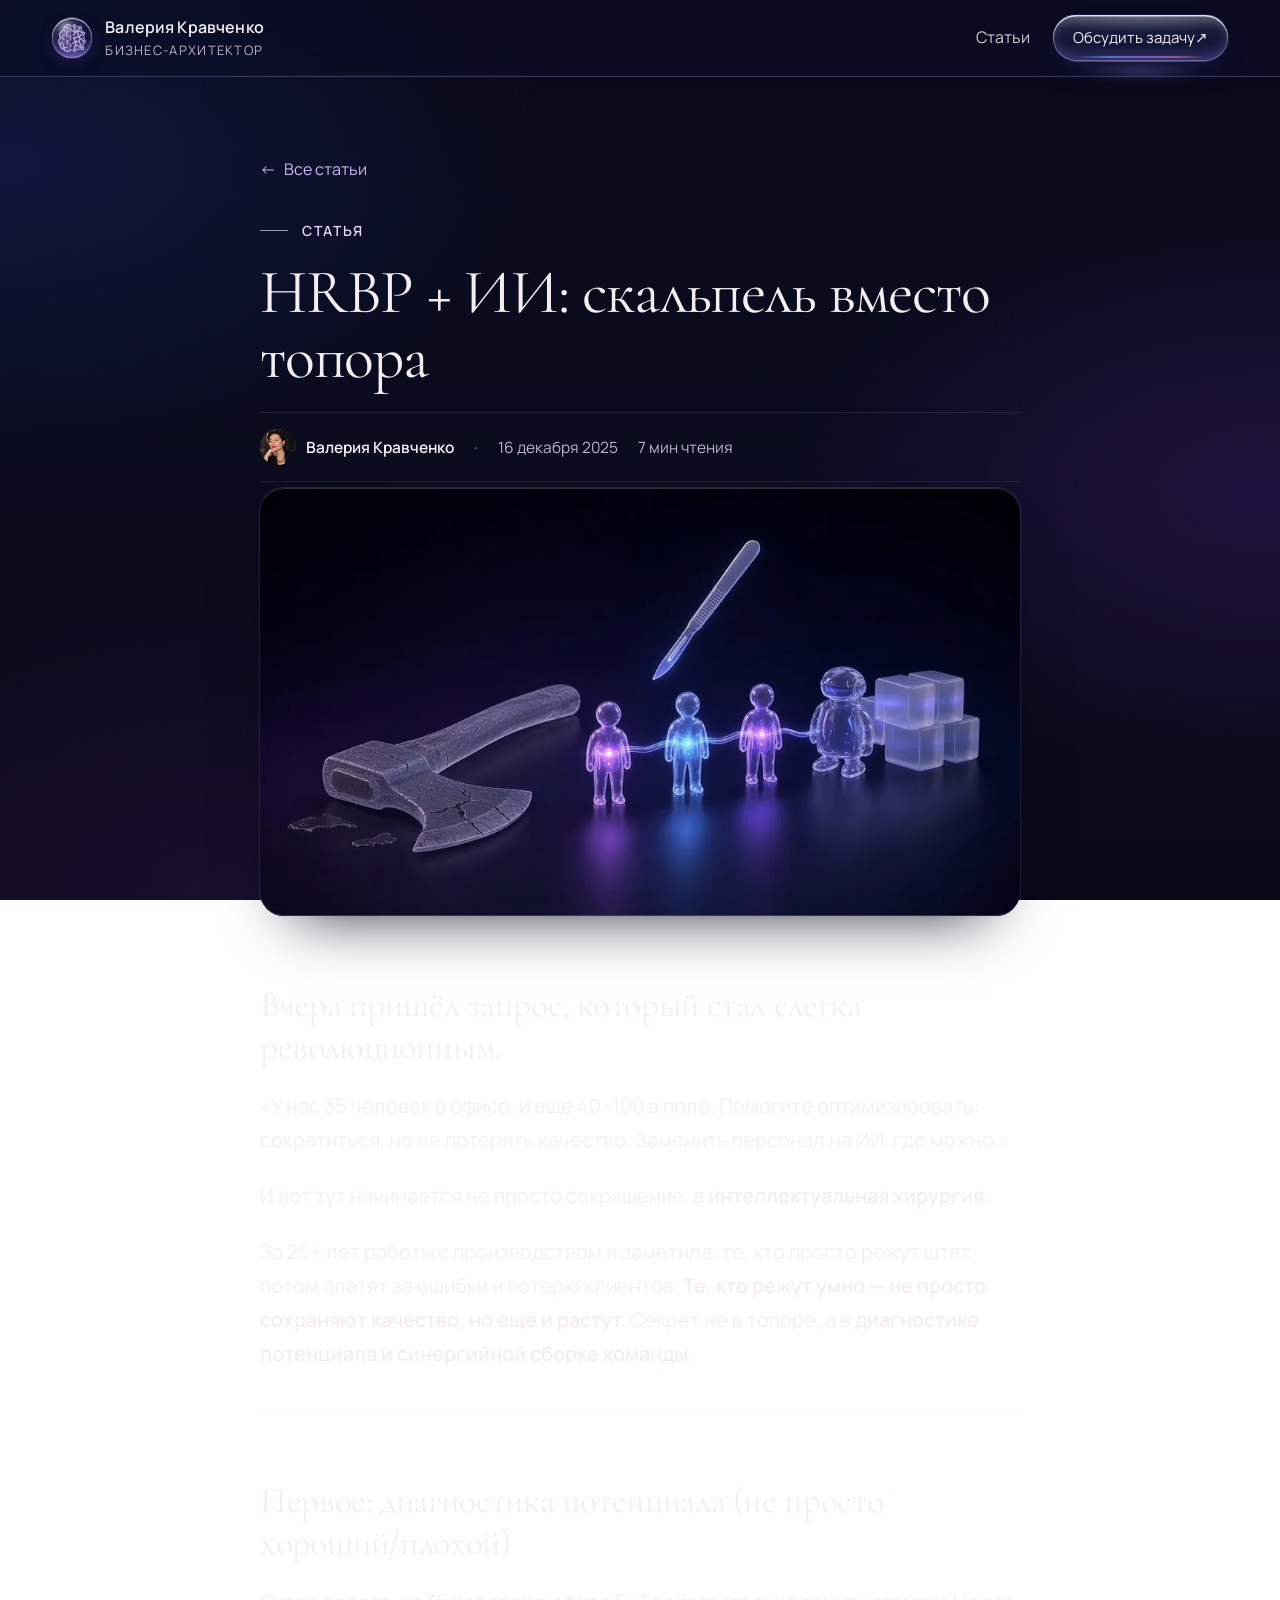
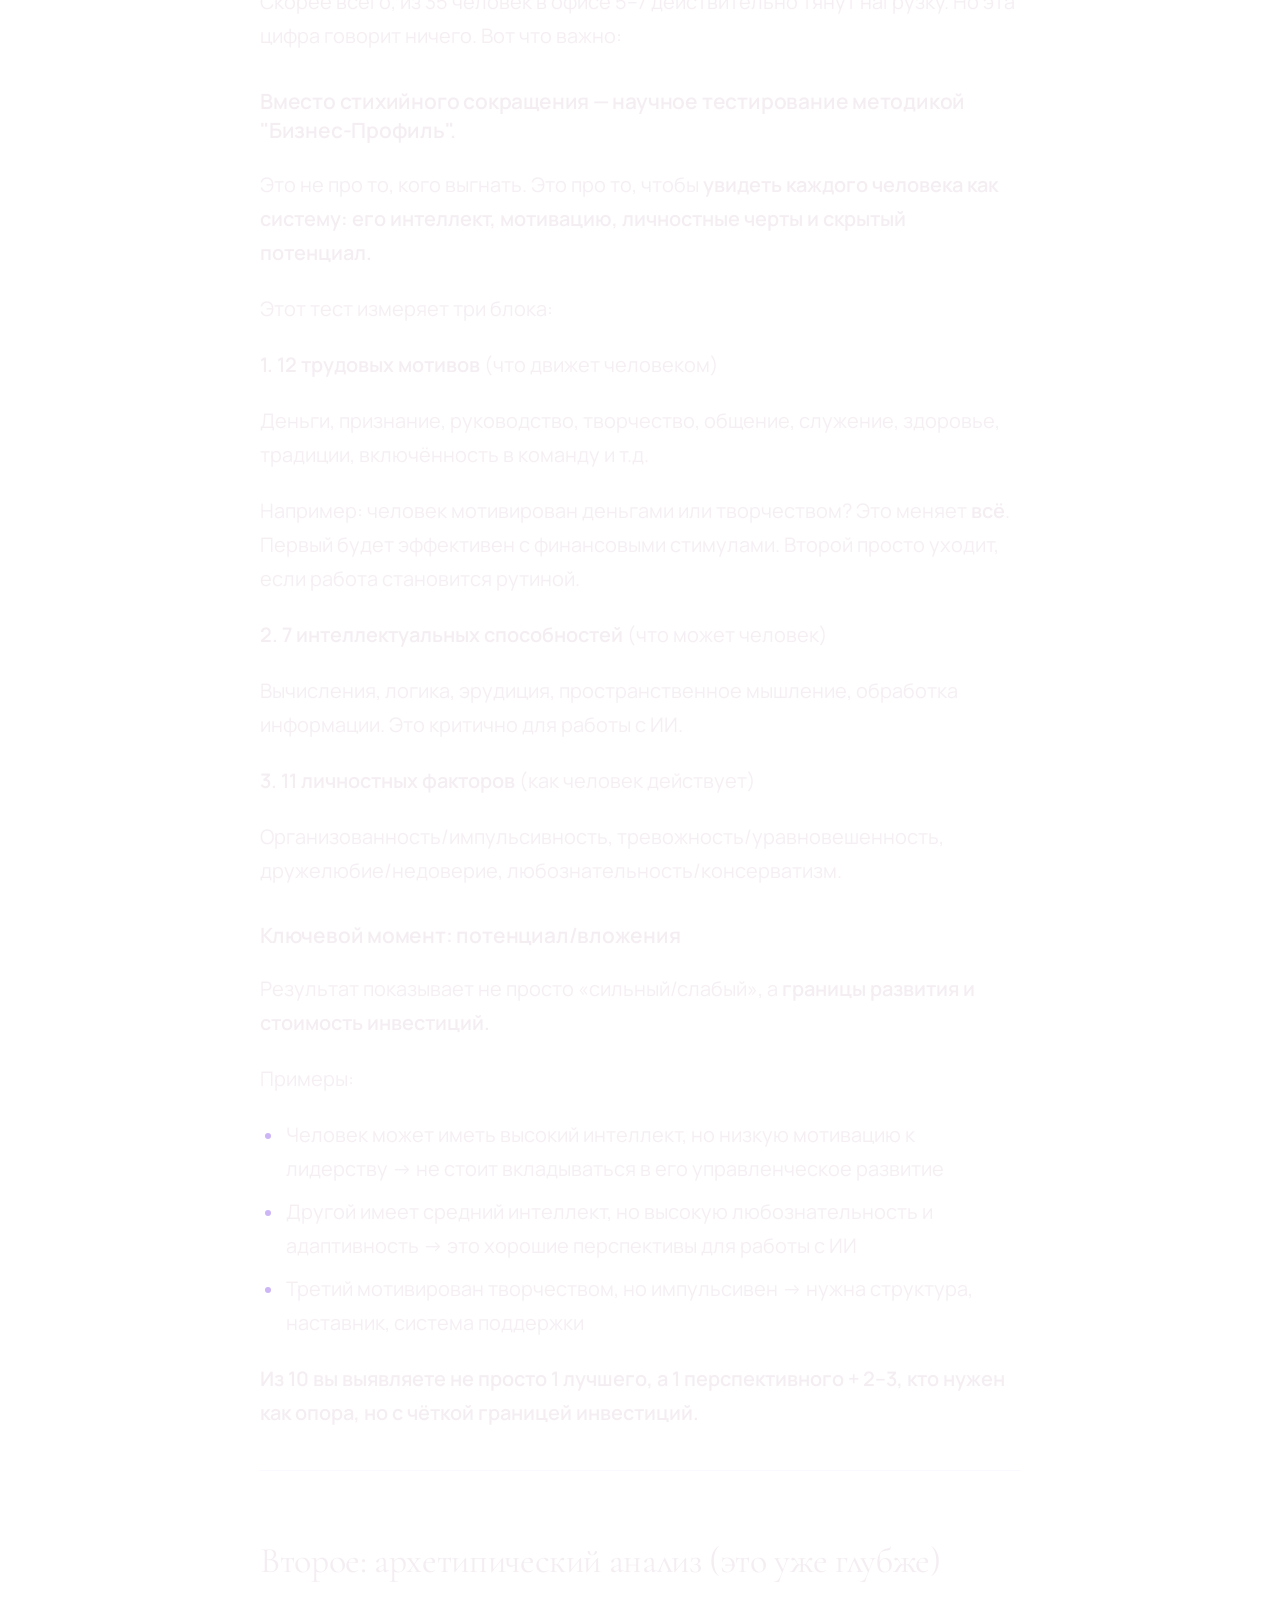
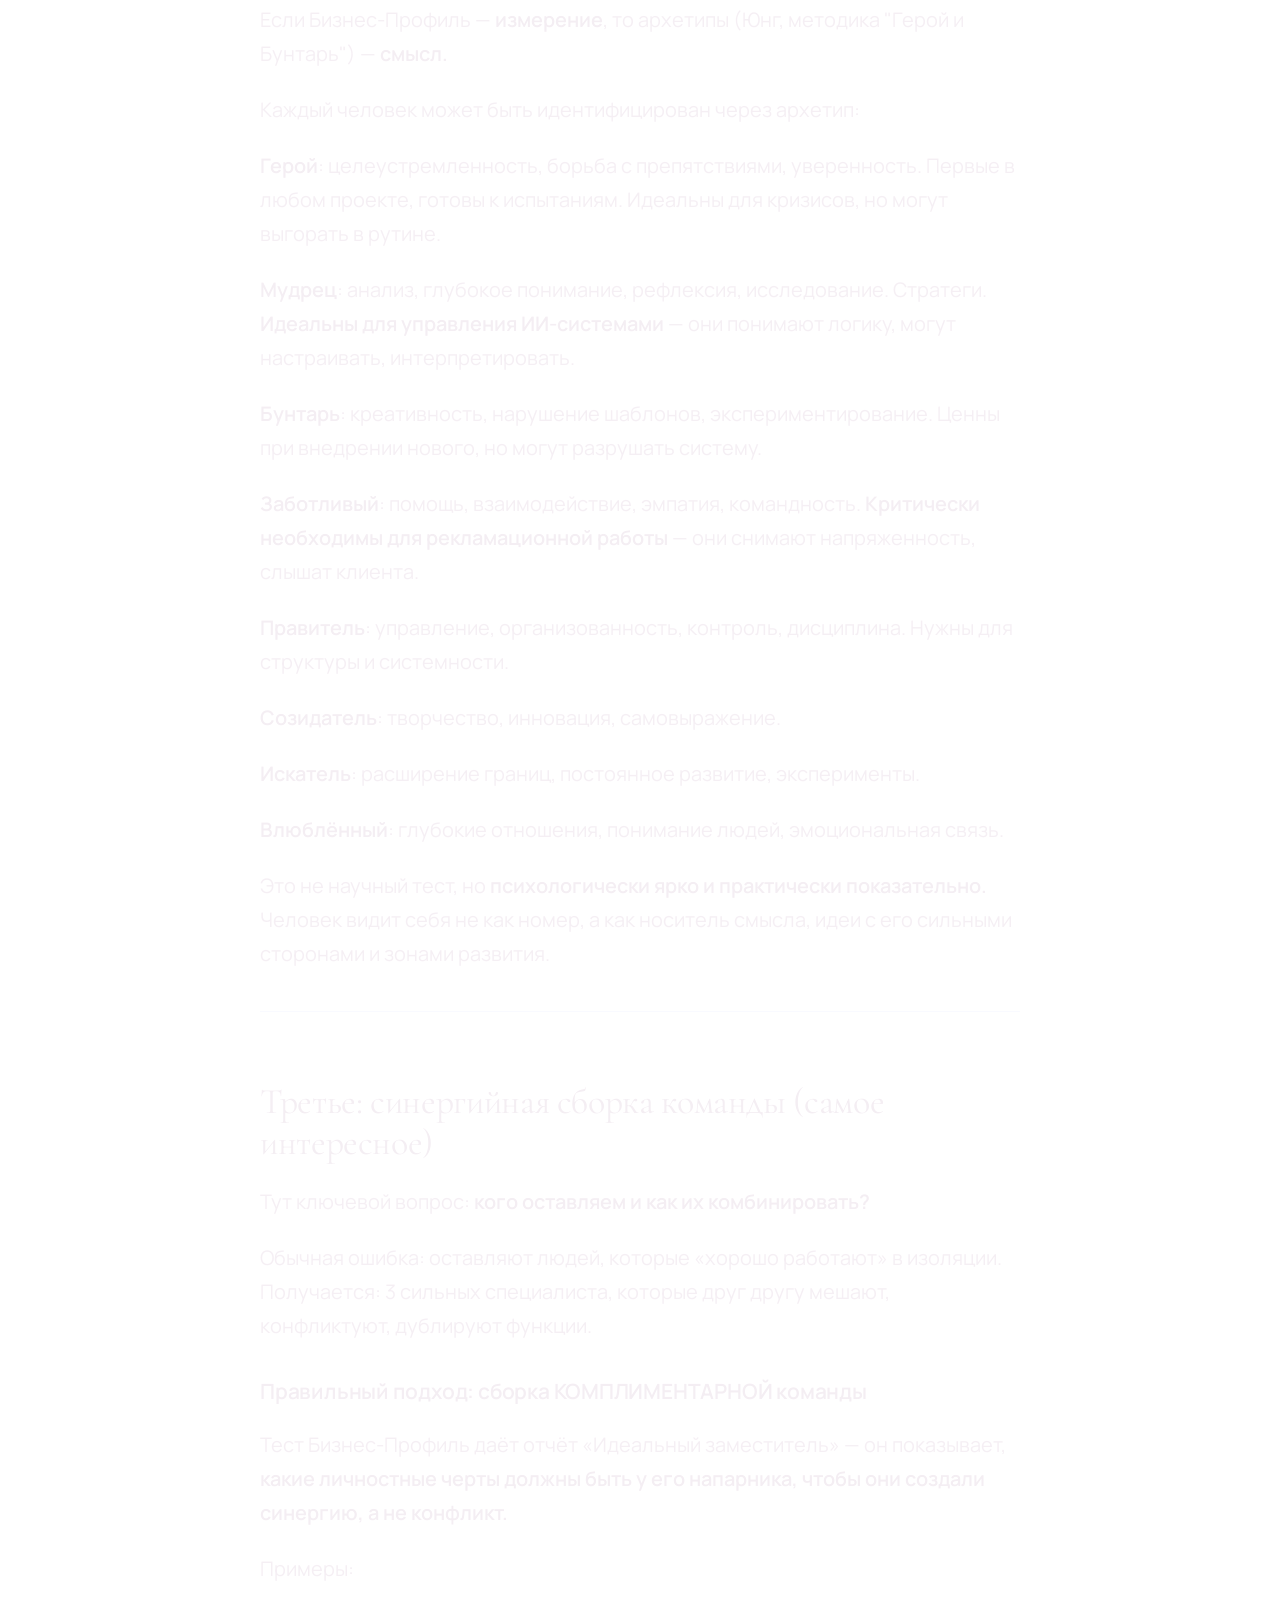
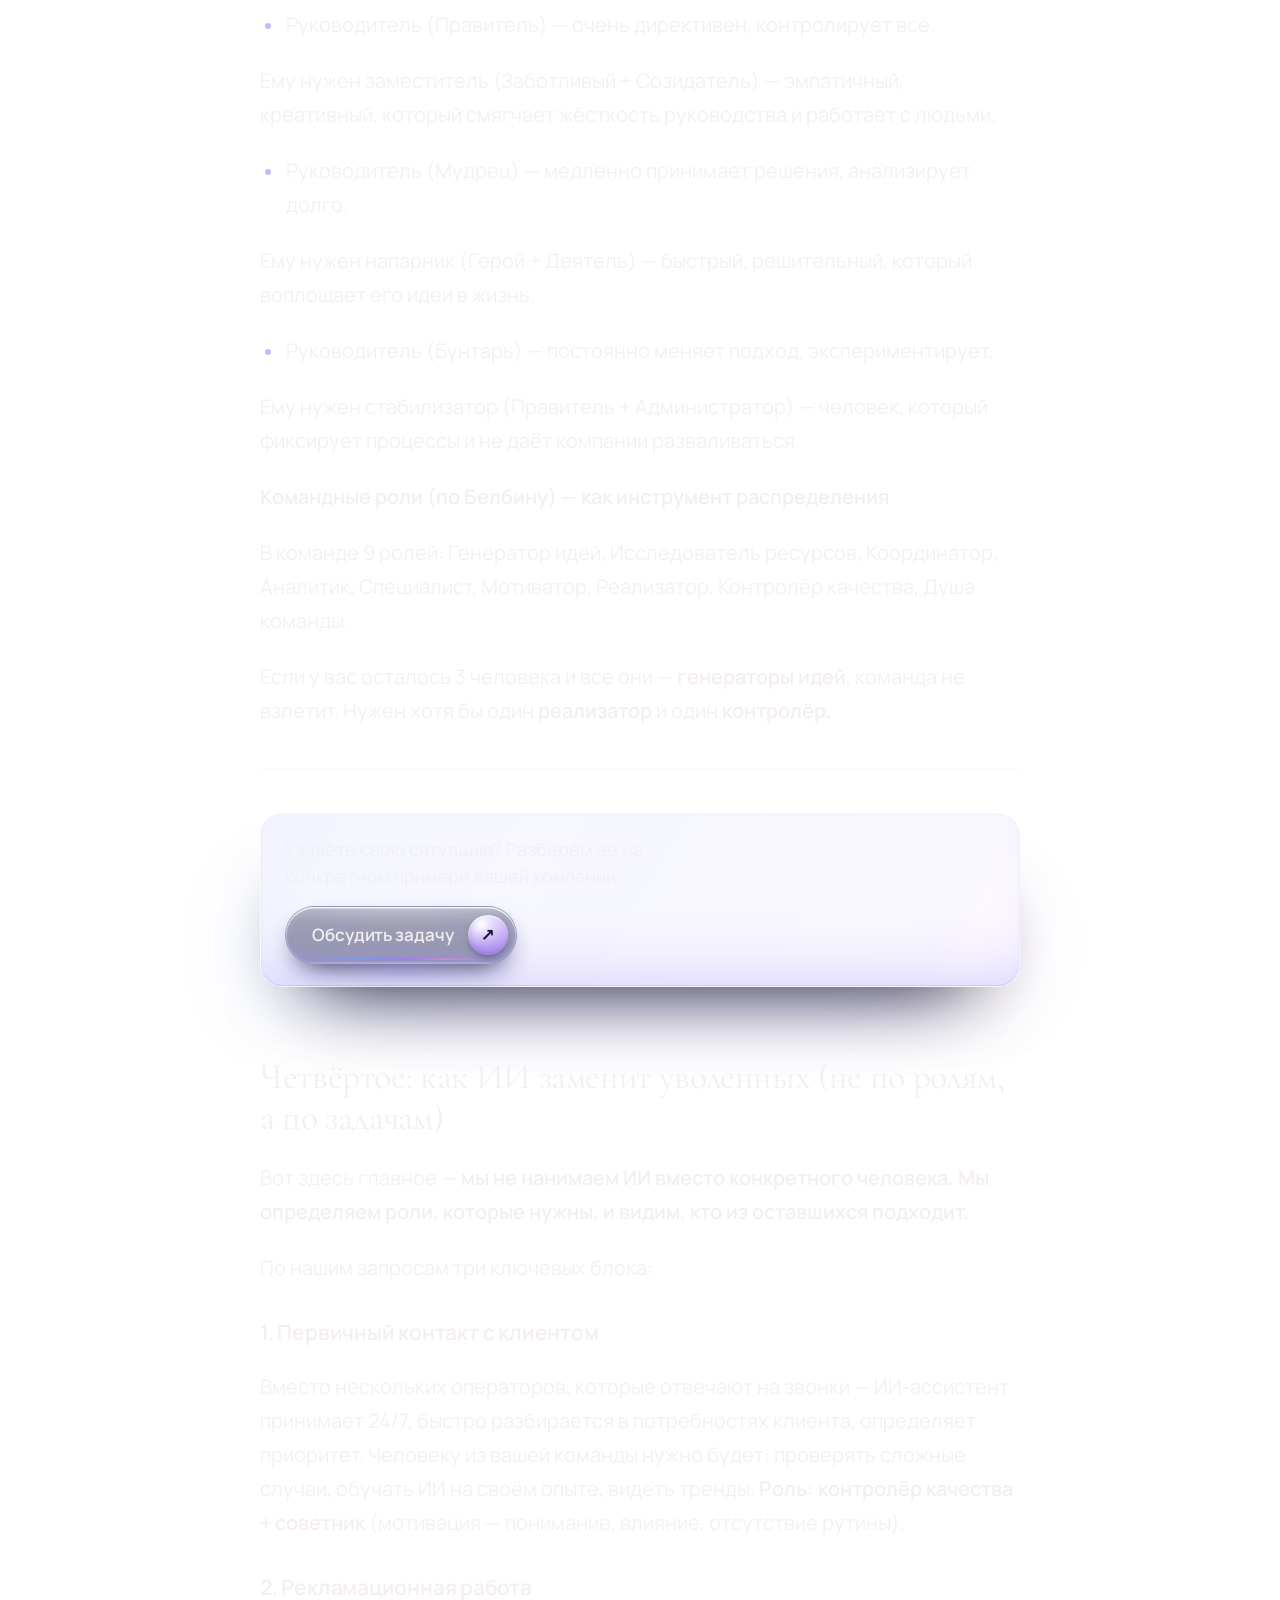
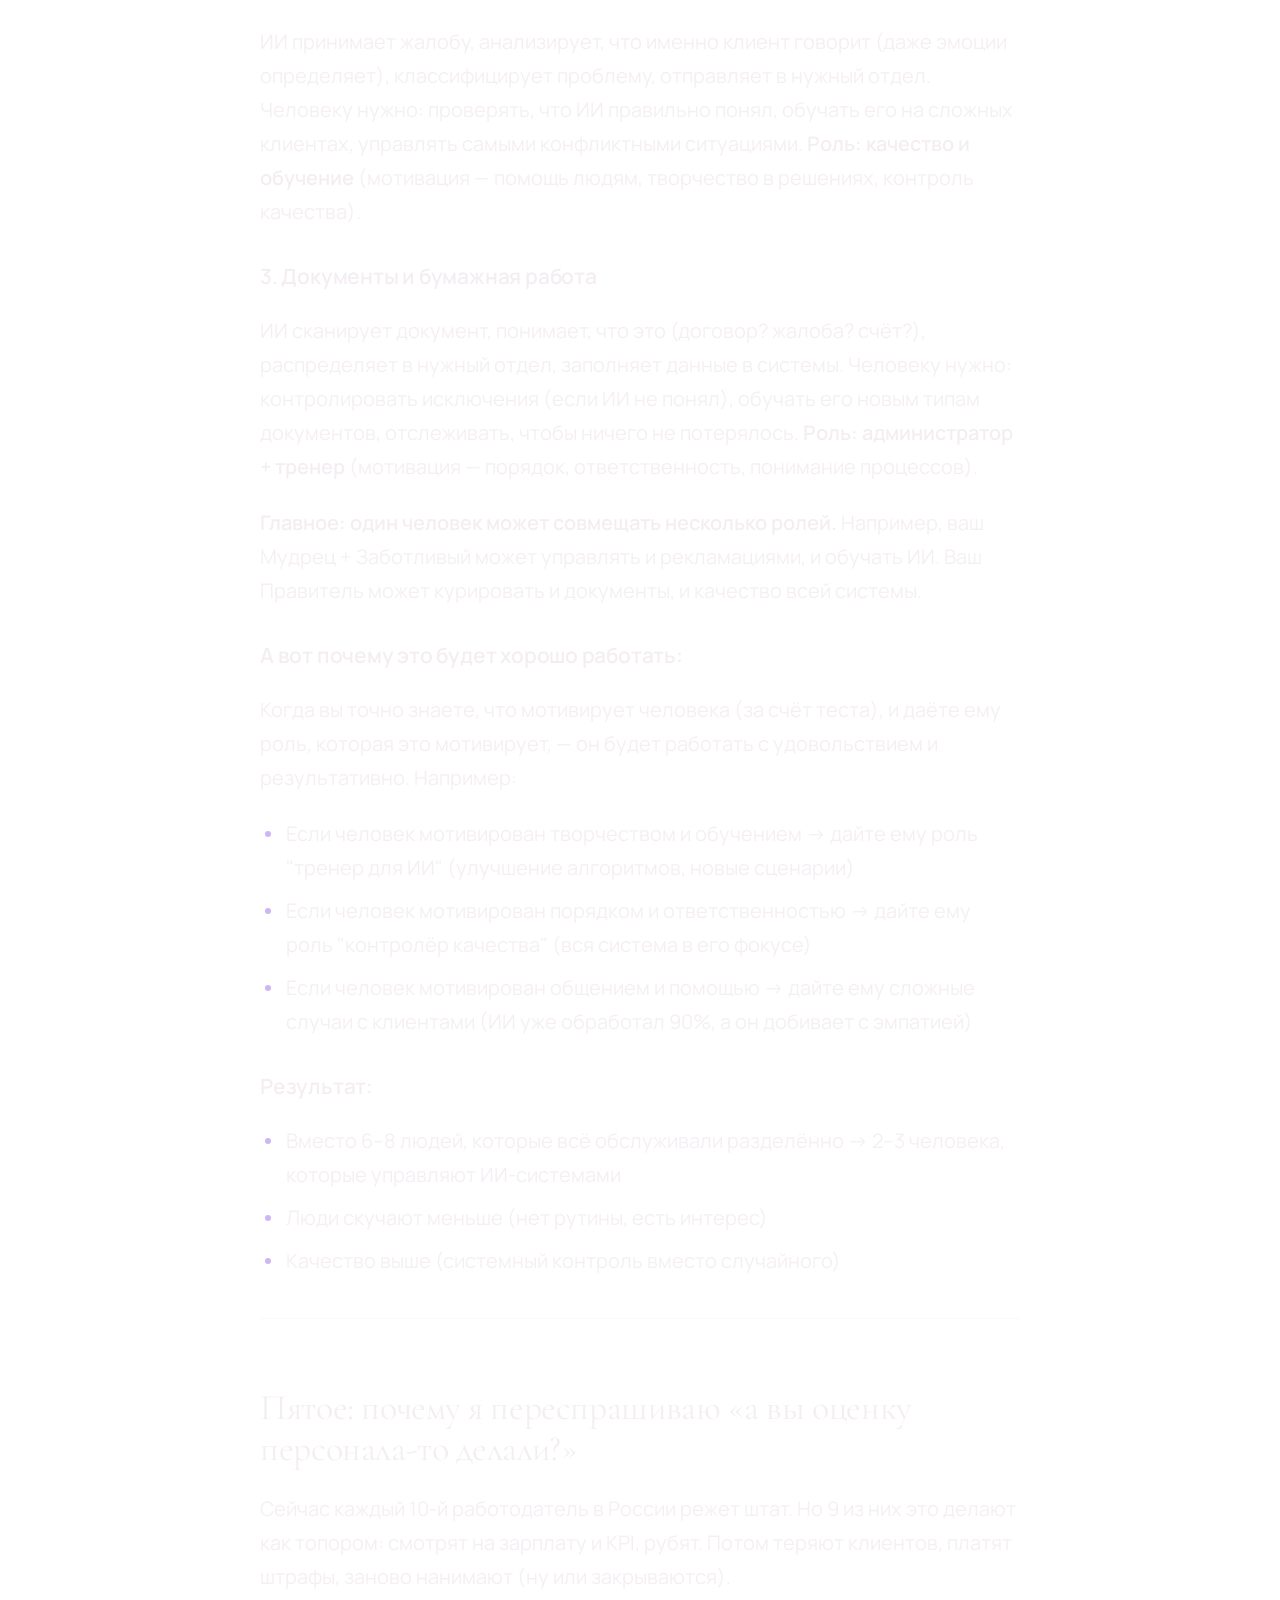
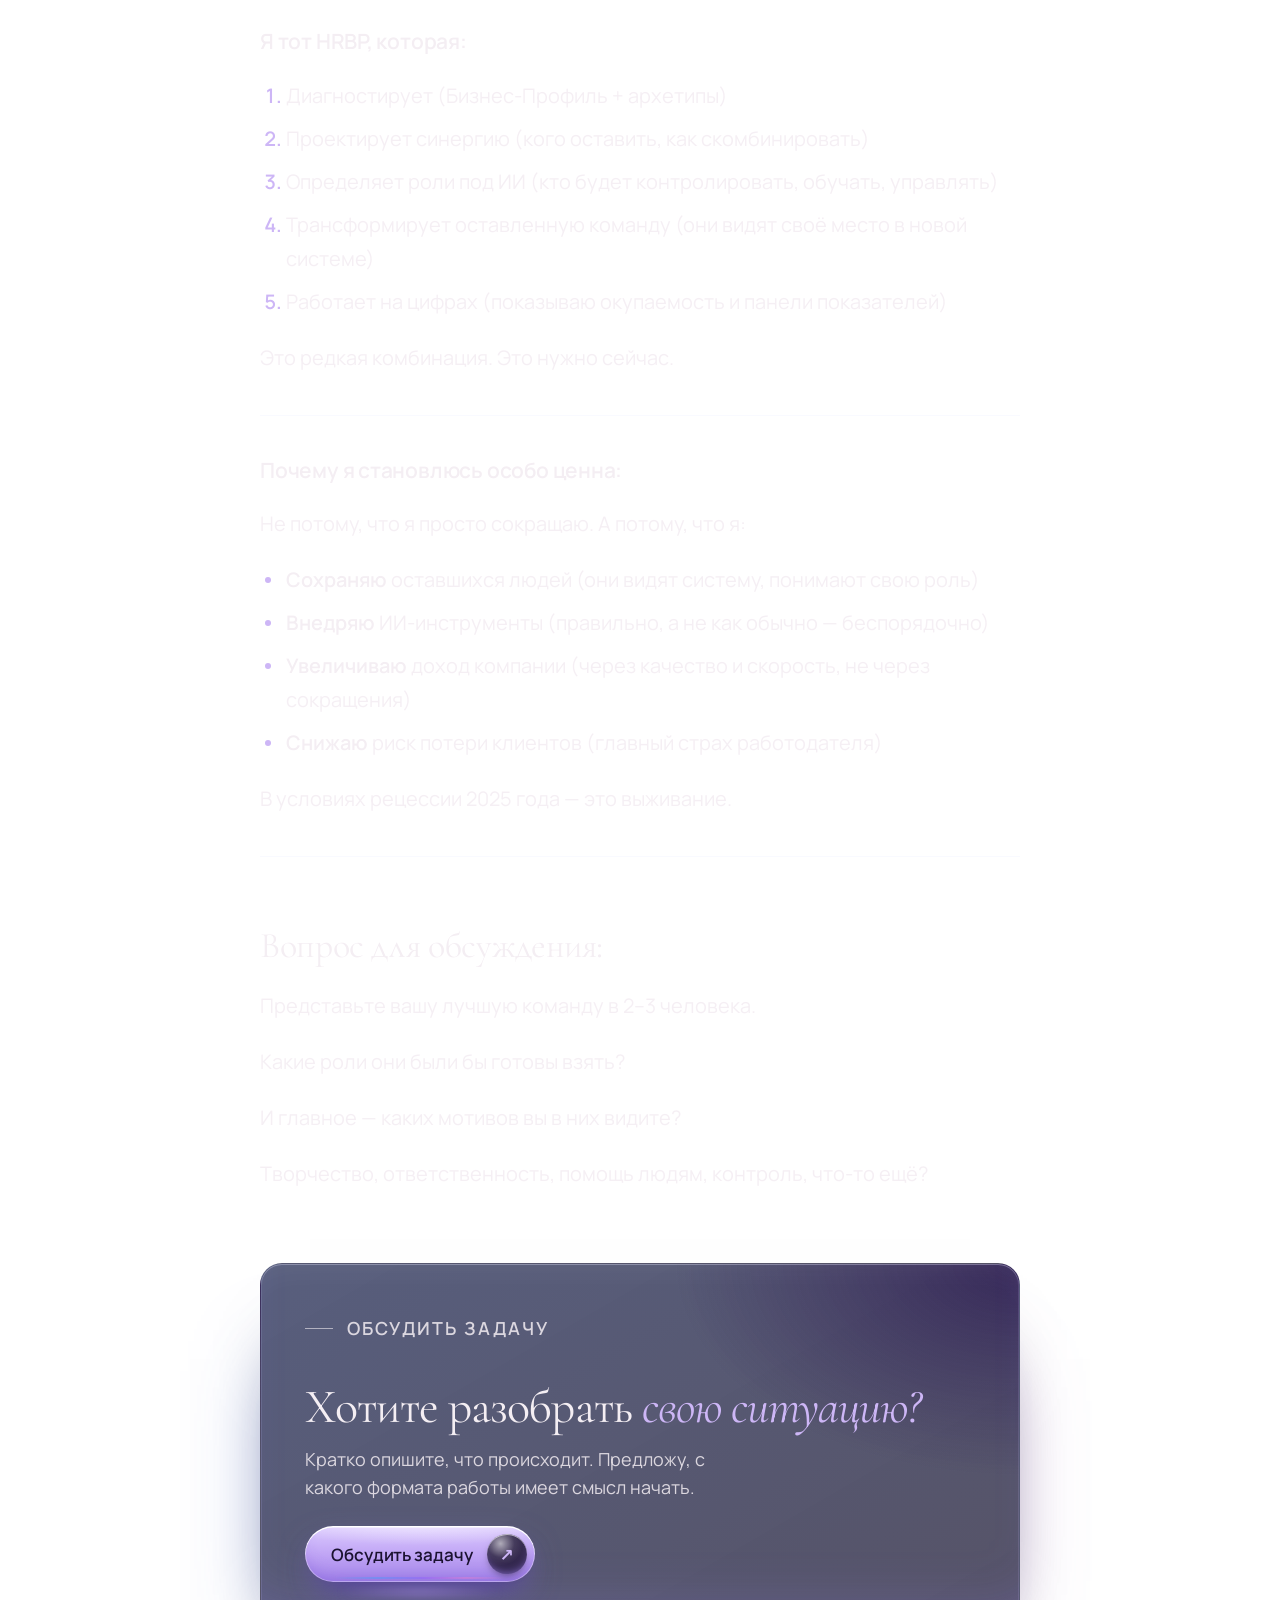
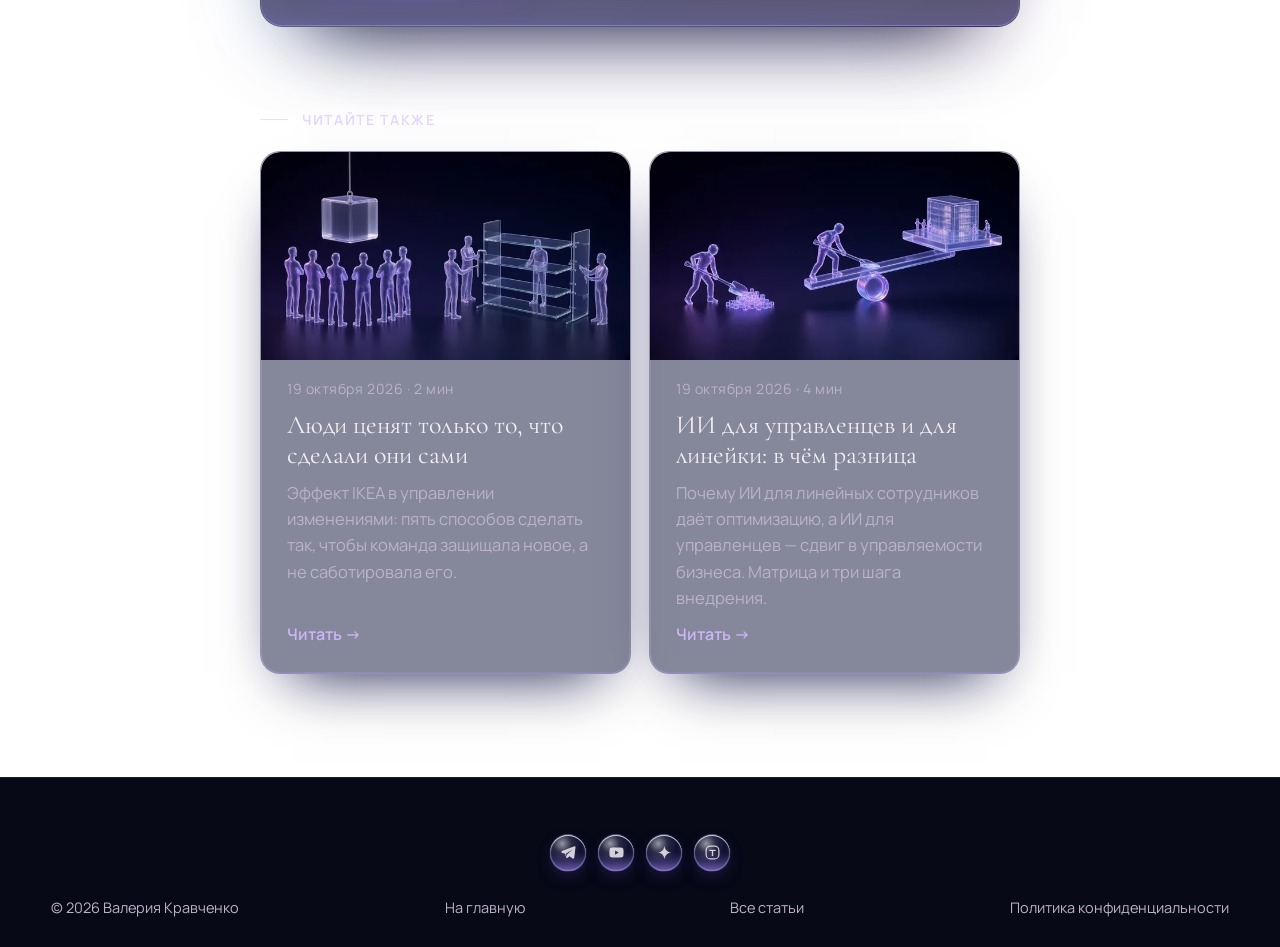
<file: stati/hrbp-ii-skalpel-vmesto-topora/index.html>
<!doctype html>
<html lang="ru">
<head>
<meta charset="utf-8">
<meta name="viewport" content="width=device-width, initial-scale=1, viewport-fit=cover">
<title>HRBP + ИИ: скальпель вместо топора — Валерия Кравченко</title>
<meta name="description" content="Как сокращать штат умно: диагностика потенциала, синергийная сборка команды и роли, которые берёт на себя ИИ.">
<link rel="canonical" href="https://valeryka-hr.github.io/stati/hrbp-ii-skalpel-vmesto-topora/">
<meta name="theme-color" content="#120d18">
<link rel="icon" href="/favicon.ico" sizes="any">
<link rel="icon" href="/assets/img/favicon-32.png" type="image/png" sizes="32x32">
<link rel="apple-touch-icon" href="/assets/img/favicon-180.png">
<meta property="og:type" content="article">
<meta property="og:locale" content="ru_RU">
<meta property="og:site_name" content="Валерия Кравченко">
<meta property="og:title" content="HRBP + ИИ: скальпель вместо топора">
<meta property="og:description" content="Как сокращать штат умно: диагностика потенциала, синергийная сборка команды и роли, которые берёт на себя ИИ.">
<meta property="og:url" content="https://valeryka-hr.github.io/stati/hrbp-ii-skalpel-vmesto-topora/">
<meta property="og:image" content="https://valeryka-hr.github.io/assets/img/ill/cover-hrbp-skalpel-og.jpg">
<meta name="twitter:card" content="summary_large_image">
<meta property="article:published_time" content="2025-12-16">
<script type="application/ld+json">{"@context": "https://schema.org", "@type": "Article", "headline": "HRBP + ИИ: скальпель вместо топора", "datePublished": "2025-12-16", "author": {"@type": "Person", "name": "Валерия Кравченко"}, "description": "Как сокращать штат умно: диагностика потенциала, синергийная сборка команды и роли, которые берёт на себя ИИ.", "mainEntityOfPage": "https://valeryka-hr.github.io/stati/hrbp-ii-skalpel-vmesto-topora/"}</script>
<link rel="preconnect" href="https://fonts.googleapis.com">
<link rel="preconnect" href="https://fonts.gstatic.com" crossorigin>
<link href="https://fonts.googleapis.com/css2?family=Cormorant+Garamond:ital,wght@0,400;0,500;1,400;1,500&family=Manrope:wght@300;400;500;600&display=swap" rel="stylesheet">
<link rel="stylesheet" href="/assets/css/style.css?v=20261019f">
<link rel="stylesheet" href="/assets/css/article.css?v=20261019f">
</head>
<body class="art-page">
<a class="skip" href="#main">К содержимому</a>
<header class="header is-scrolled" id="top">
  <div class="wrap header__inner">
    <a class="brand" href="/" aria-label="Валерия Кравченко — на главную">
      <span class="brand__mark" aria-hidden="true"><img src="/assets/img/logo-lilac-96.webp" width="48" height="48" alt=""></span>
      <span class="brand__text"><strong>Валерия Кравченко</strong><small>Бизнес-архитектор</small></span>
    </a>
    <nav class="art-nav" aria-label="Навигация"><a href="/stati/">Статьи</a><a class="header__cta" href="/#contact">Обсудить задачу <span aria-hidden="true">↗</span></a></nav>
  </div>
</header>
<main id="main" class="art">
  <article class="wrap art__wrap">
    <a class="art__back" href="/stati/"><span aria-hidden="true">←</span> Все статьи</a>
    <header class="art__head">
      <p class="eyebrow">Статья</p>
      <h1>HRBP + ИИ: скальпель вместо топора</h1>
      
      <p class="art__meta"><span class="art__by"><img src="/assets/img/about-560.webp" width="36" height="36" alt="" loading="lazy">Валерия Кравченко</span><time datetime="2025-12-16">16 декабря 2025</time><span>7 мин чтения</span></p>
    </header>
    <figure class="art__cover"><img src="/assets/img/ill/cover-hrbp-skalpel-640.webp" srcset="/assets/img/ill/cover-hrbp-skalpel-640.webp 640w, /assets/img/ill/cover-hrbp-skalpel-1024.webp 1024w" sizes="(max-width:900px) 100vw, 860px" width="1024" height="576" alt="" fetchpriority="high" decoding="async"></figure>
    <div class="art__body">
      <h2>Вчера пришёл запрос, который стал слегка революционным.</h2>
      <p>«У нас 35 человек в офисе, и еще 40–100 в поле. Помогите оптимизировать: сократиться, но не потерять качество. Заменить персонал на ИИ, где можно.»</p>
      <p>И вот тут начинается не просто сокращение, а <strong>интеллектуальная хирургия</strong>.</p>
      <p>За 25+ лет работы с производством я заметила: те, кто просто режут штат, потом платят за ошибки и потерю клиентов. <strong>Те, кто режут умно — не просто сохраняют качество, но ещё и растут.</strong> Секрет не в топоре, а в <strong>диагностике потенциала и синергийной сборке команды</strong>.</p>
      <hr>
      <h2>Первое: диагностика потенциала (не просто хороший/плохой)</h2>
      <p>Скорее всего, из 35 человек в офисе 5–7 действительно тянут нагрузку. Но эта цифра говорит ничего. Вот что важно:</p>
      <h3>Вместо стихийного сокращения — научное тестирование методикой "Бизнес-Профиль".</h3>
      <p>Это не про то, кого выгнать. Это про то, чтобы <strong>увидеть каждого человека как систему: его интеллект, мотивацию, личностные черты и скрытый потенциал.</strong></p>
      <p>Этот тест измеряет три блока:</p>
      <p><strong>1. 12 трудовых мотивов</strong> (что движет человеком)</p>
      <p>Деньги, признание, руководство, творчество, общение, служение, здоровье, традиции, включённость в команду и т.д.</p>
      <p>Например: человек мотивирован деньгами или творчеством? Это меняет <strong>всё</strong>. Первый будет эффективен с финансовыми стимулами. Второй просто уходит, если работа становится рутиной.</p>
      <p><strong>2. 7 интеллектуальных способностей</strong> (что может человек)</p>
      <p>Вычисления, логика, эрудиция, пространственное мышление, обработка информации. Это критично для работы с ИИ.</p>
      <p><strong>3. 11 личностных факторов</strong> (как человек действует)</p>
      <p>Организованность/импульсивность, тревожность/уравновешенность, дружелюбие/недоверие, любознательность/консерватизм.</p>
      <h3>Ключевой момент: потенциал/вложения</h3>
      <p>Результат показывает не просто «сильный/слабый», а <strong>границы развития и стоимость инвестиций.</strong></p>
      <p>Примеры:</p>
      <ul><li>Человек может иметь высокий интеллект, но низкую мотивацию к лидерству → не стоит вкладываться в его управленческое развитие</li><li>Другой имеет средний интеллект, но высокую любознательность и адаптивность → это хорошие перспективы для работы с ИИ</li><li>Третий мотивирован творчеством, но импульсивен → нужна структура, наставник, система поддержки</li></ul>
      <p><strong>Из 10 вы выявляете не просто 1 лучшего, а 1 перспективного + 2–3, кто нужен как опора, но с чёткой границей инвестиций.</strong></p>
      <hr>
      <h2>Второе: архетипический анализ (это уже глубже)</h2>
      <p>Если Бизнес-Профиль — <strong>измерение</strong>, то архетипы (Юнг, методика "Герой и Бунтарь") — <strong>смысл.</strong></p>
      <p>Каждый человек может быть идентифицирован через архетип:</p>
      <p><strong>Герой</strong>: целеустремленность, борьба с препятствиями, уверенность. Первые в любом проекте, готовы к испытаниям. Идеальны для кризисов, но могут выгорать в рутине.</p>
      <p><strong>Мудрец</strong>: анализ, глубокое понимание, рефлексия, исследование. Стратеги. <strong>Идеальны для управления ИИ-системами</strong> — они понимают логику, могут настраивать, интерпретировать.</p>
      <p><strong>Бунтарь</strong>: креативность, нарушение шаблонов, экспериментирование. Ценны при внедрении нового, но могут разрушать систему.</p>
      <p><strong>Заботливый</strong>: помощь, взаимодействие, эмпатия, командность. <strong>Критически необходимы для рекламационной работы</strong> — они снимают напряженность, слышат клиента.</p>
      <p><strong>Правитель</strong>: управление, организованность, контроль, дисциплина. Нужны для структуры и системности.</p>
      <p><strong>Созидатель</strong>: творчество, инновация, самовыражение.</p>
      <p><strong>Искатель</strong>: расширение границ, постоянное развитие, эксперименты.</p>
      <p><strong>Влюблённый</strong>: глубокие отношения, понимание людей, эмоциональная связь.</p>
      <p>Это не научный тест, но <strong>психологически ярко и практически показательно.</strong> Человек видит себя не как номер, а как носитель смысла, идеи с его сильными сторонами и зонами развития.</p>
      <hr>
      <h2>Третье: синергийная сборка команды (самое интересное)</h2>
      <p>Тут ключевой вопрос: <strong>кого оставляем и как их комбинировать?</strong></p>
      <p>Обычная ошибка: оставляют людей, которые «хорошо работают» в изоляции. Получается: 3 сильных специалиста, которые друг другу мешают, конфликтуют, дублируют функции.</p>
      <h3>Правильный подход: сборка КОМПЛИМЕНТАРНОЙ команды</h3>
      <p>Тест Бизнес-Профиль даёт отчёт «Идеальный заместитель» — он показывает, <strong>какие личностные черты должны быть у его напарника, чтобы они создали синергию, а не конфликт.</strong></p>
      <p>Примеры:</p>
      <ul><li>Руководитель (Правитель) — очень директивен, контролирует всё.</li></ul>
      <p>Ему нужен заместитель (Заботливый + Созидатель) — эмпатичный, креативный, который смягчает жёсткость руководства и работает с людьми.</p>
      <ul><li>Руководитель (Мудрец) — медленно принимает решения, анализирует долго.</li></ul>
      <p>Ему нужен напарник (Герой + Деятель) — быстрый, решительный, который воплощает его идеи в жизнь.</p>
      <ul><li>Руководитель (Бунтарь) — постоянно меняет подход, экспериментирует.</li></ul>
      <p>Ему нужен стабилизатор (Правитель + Администратор) — человек, который фиксирует процессы и не даёт компании разваливаться.</p>
      <p><strong>Командные роли (по Белбину) — как инструмент распределения</strong></p>
      <p>В команде 9 ролей: Генератор идей, Исследователь ресурсов, Координатор, Аналитик, Специалист, Мотиватор, Реализатор, Контролёр качества, Душа команды.</p>
      <p>Если у вас осталось 3 человека и все они — <strong>генераторы идей</strong>, команда не взлетит. Нужен хотя бы один <strong>реализатор</strong> и один <strong>контролёр.</strong></p>
      <hr>
      <aside class="art-cta art-cta--mid" aria-label="Обсудить задачу"><p>Узнаёте свою ситуацию? Разберём её на конкретном примере вашей компании.</p><a class="btn btn--ghost" href="/?topic=%D0%9F%D1%80%D0%BE%D1%86%D0%B5%D1%81%D1%81%D1%8B%20%D0%B8%20%D1%83%D0%BF%D1%80%D0%B0%D0%B2%D0%BB%D0%B5%D0%BD%D0%B8%D0%B5#contact">Обсудить задачу <span class="btn__dot" aria-hidden="true">↗</span></a></aside>
      <h2>Четвёртое: как ИИ заменит уволенных (не по ролям, а по задачам)</h2>
      <p>Вот здесь главное — <strong>мы не нанимаем ИИ вместо конкретного человека. Мы определяем роли, которые нужны, и видим, кто из оставшихся подходит.</strong></p>
      <p>По нашим запросам три ключевых блока:</p>
      <h3>1. Первичный контакт с клиентом</h3>
      <p>Вместо нескольких операторов, которые отвечают на звонки — ИИ-ассистент принимает 24/7, быстро разбирается в потребностях клиента, определяет приоритет. Человеку из вашей команды нужно будет: проверять сложные случаи, обучать ИИ на своём опыте, видеть тренды. <strong>Роль: контролёр качества + советник</strong> (мотивация — понимание, влияние, отсутствие рутины).</p>
      <h3>2. Рекламационная работа</h3>
      <p>ИИ принимает жалобу, анализирует, что именно клиент говорит (даже эмоции определяет), классифицирует проблему, отправляет в нужный отдел. Человеку нужно: проверять, что ИИ правильно понял, обучать его на сложных клиентах, управлять самыми конфликтными ситуациями. <strong>Роль: качество и обучение</strong> (мотивация — помощь людям, творчество в решениях, контроль качества).</p>
      <h3>3. Документы и бумажная работа</h3>
      <p>ИИ сканирует документ, понимает, что это (договор? жалоба? счёт?), распределяет в нужный отдел, заполняет данные в системы. Человеку нужно: контролировать исключения (если ИИ не понял), обучать его новым типам документов, отслеживать, чтобы ничего не потерялось. <strong>Роль: администратор + тренер</strong> (мотивация — порядок, ответственность, понимание процессов).</p>
      <p><strong>Главное: один человек может совмещать несколько ролей.</strong> Например, ваш Мудрец + Заботливый может управлять и рекламациями, и обучать ИИ. Ваш Правитель может курировать и документы, и качество всей системы.</p>
      <h3>А вот почему это будет хорошо работать:</h3>
      <p>Когда вы точно знаете, что мотивирует человека (за счёт теста), и даёте ему роль, которая это мотивирует, — он будет работать с удовольствием и результативно. Например:</p>
      <ul><li>Если человек мотивирован творчеством и обучением → дайте ему роль "тренер для ИИ" (улучшение алгоритмов, новые сценарии)</li><li>Если человек мотивирован порядком и ответственностью → дайте ему роль "контролёр качества" (вся система в его фокусе)</li><li>Если человек мотивирован общением и помощью → дайте ему сложные случаи с клиентами (ИИ уже обработал 90%, а он добивает с эмпатией)</li></ul>
      <h3>Результат:</h3>
      <ul><li>Вместо 6–8 людей, которые всё обслуживали разделённо → 2–3 человека, которые управляют ИИ-системами</li><li>Люди скучают меньше (нет рутины, есть интерес)</li><li>Качество выше (системный контроль вместо случайного)</li></ul>
      <hr>
      <h2>Пятое: почему я переспрашиваю «а вы оценку персонала-то делали?»</h2>
      <p>Сейчас каждый 10-й работодатель в России режет штат. Но 9 из них это делают как топором: смотрят на зарплату и KPI, рубят. Потом теряют клиентов, платят штрафы, заново нанимают (ну или закрываются).</p>
      <h3>Я тот HRBP, которая:</h3>
      <ol><li>Диагностирует (Бизнес-Профиль + архетипы)</li><li>Проектирует синергию (кого оставить, как скомбинировать)</li><li>Определяет роли под ИИ (кто будет контролировать, обучать, управлять)</li><li>Трансформирует оставленную команду (они видят своё место в новой системе)</li><li>Работает на цифрах (показываю окупаемость и панели показателей)</li></ol>
      <p>Это редкая комбинация. Это нужно сейчас.</p>
      <hr>
      <h3>Почему я становлюсь особо ценна:</h3>
      <p>Не потому, что я просто сокращаю. А потому, что я:</p>
      <ul><li><strong>Сохраняю</strong> оставшихся людей (они видят систему, понимают свою роль)</li><li><strong>Внедряю</strong> ИИ-инструменты (правильно, а не как обычно — беспорядочно)</li><li><strong>Увеличиваю</strong> доход компании (через качество и скорость, не через сокращения)</li><li><strong>Снижаю</strong> риск потери клиентов (главный страх работодателя)</li></ul>
      <p>В условиях рецессии 2025 года — это выживание.</p>
      <hr>
      <h2>Вопрос для обсуждения:</h2>
      <p>Представьте вашу лучшую команду в 2–3 человека.</p>
      <p>Какие роли они были бы готовы взять?</p>
      <p>И главное — каких мотивов вы в них видите?</p>
      <p>Творчество, ответственность, помощь людям, контроль, что-то ещё?</p>
    </div>
    <section class="art-cta art-cta--final" aria-labelledby="cta-t">
      <p class="eyebrow">Обсудить задачу</p>
      <h2 id="cta-t">Хотите разобрать <em>свою ситуацию?</em></h2>
      <p>Кратко опишите, что происходит. Предложу, с какого формата работы имеет смысл начать.</p>
      <a class="btn btn--primary" href="/?topic=%D0%9F%D1%80%D0%BE%D1%86%D0%B5%D1%81%D1%81%D1%8B%20%D0%B8%20%D1%83%D0%BF%D1%80%D0%B0%D0%B2%D0%BB%D0%B5%D0%BD%D0%B8%D0%B5#contact">Обсудить задачу <span class="btn__dot" aria-hidden="true">↗</span></a>
    </section>
    <nav class="art-more" aria-label="Читайте также">
      <p class="eyebrow">Читайте также</p>
      <div class="reads__grid reads__grid--2">
        <a class="read" href="/stati/lyudi-tsenyat-sdelannoe-sami/"><span class="read__img read__img--cover"><img src="/assets/img/ill/cover-lyudi-cenyat-640.webp" srcset="/assets/img/ill/cover-lyudi-cenyat-640.webp 640w, /assets/img/ill/cover-lyudi-cenyat-1024.webp 1024w" sizes="(max-width:760px) 100vw, 400px" width="1024" height="576" alt="" loading="lazy" decoding="async"></span><small>19 октября 2026 · 2 мин</small><b>Люди ценят только то, что сделали они сами</b><p>Эффект IKEA в управлении изменениями: пять способов сделать так, чтобы команда защищала новое, а не саботировала его.</p><span>Читать →</span></a><a class="read" href="/stati/ii-dlya-upravlentsev-i-lineyki/"><span class="read__img read__img--cover"><img src="/assets/img/ill/cover-ii-upravlency-640.webp" srcset="/assets/img/ill/cover-ii-upravlency-640.webp 640w, /assets/img/ill/cover-ii-upravlency-1024.webp 1024w" sizes="(max-width:760px) 100vw, 400px" width="1024" height="576" alt="" loading="lazy" decoding="async"></span><small>19 октября 2026 · 4 мин</small><b>ИИ для управленцев и для линейки: в чём разница</b><p>Почему ИИ для линейных сотрудников даёт оптимизацию, а ИИ для управленцев — сдвиг в управляемости бизнеса. Матрица и три шага внедрения.</p><span>Читать →</span></a>
      </div>
    </nav>
  </article>
</main>
<footer class="footer">
  <div class="wrap art-social"><div class="social" aria-label="Соцсети и каналы">
    <a href="https://t.me/neuro_progressor" target="_blank" rel="noopener" aria-label="Telegram-канал «НейроПрогрессор»" title="Telegram-канал"><svg viewBox="0 0 24 24" aria-hidden="true"><path fill="currentColor" d="M21.94 4.3a1.2 1.2 0 0 0-1.62-1.04L2.84 10.03c-1.17.46-1.1 2.14.1 2.5l4.27 1.3 1.62 5.13c.3.95 1.49 1.25 2.2.55l2.37-2.31 4.43 3.26c.82.6 1.99.15 2.2-.84L21.94 4.3Zm-4.06 3.2-7.95 7.18-.31 3.3-1.33-4.24 9.17-5.98c.35-.23.72.24.42.53Z"/></svg></a>
    <a href="https://youtube.com/@neuro_progressor" target="_blank" rel="noopener" aria-label="YouTube-канал" title="YouTube"><svg viewBox="0 0 24 24" aria-hidden="true"><path fill="currentColor" d="M21.6 7.2a2.6 2.6 0 0 0-1.8-1.8C18.2 5 12 5 12 5s-6.2 0-7.8.4A2.6 2.6 0 0 0 2.4 7.2 27 27 0 0 0 2 12a27 27 0 0 0 .4 4.8 2.6 2.6 0 0 0 1.8 1.8C5.8 19 12 19 12 19s6.2 0 7.8-.4a2.6 2.6 0 0 0 1.8-1.8A27 27 0 0 0 22 12a27 27 0 0 0-.4-4.8ZM10 15V9l5.2 3L10 15Z"/></svg></a>
    <a href="https://dzen.ru/neuro_progressor" target="_blank" rel="noopener" aria-label="Канал в Дзене" title="Дзен"><svg viewBox="0 0 24 24" aria-hidden="true"><path fill="currentColor" d="M12 2c.2 5.6 4.4 9.8 10 10-5.6.2-9.8 4.4-10 10-.2-5.6-4.4-9.8-10-10 5.6-.2 9.8-4.4 10-10Z"/></svg></a>
    <a href="https://tenchat.ru/4873677" target="_blank" rel="noopener" aria-label="Профиль в TenChat" title="TenChat"><svg viewBox="0 0 24 24" aria-hidden="true"><rect x="3" y="3" width="18" height="18" rx="6" fill="none" stroke="currentColor" stroke-width="1.7"/><path fill="currentColor" d="M7.5 8h9v2h-3.5v7h-2v-7H7.5z"/></svg></a>
  </div></div>
  <div class="wrap footer__bottom art-foot"><span>© 2026 Валерия Кравченко</span><a href="/">На главную</a><a href="/stati/">Все статьи</a><a href="/privacy.html">Политика конфиденциальности</a></div>
</footer>
</body>
</html>
</file>
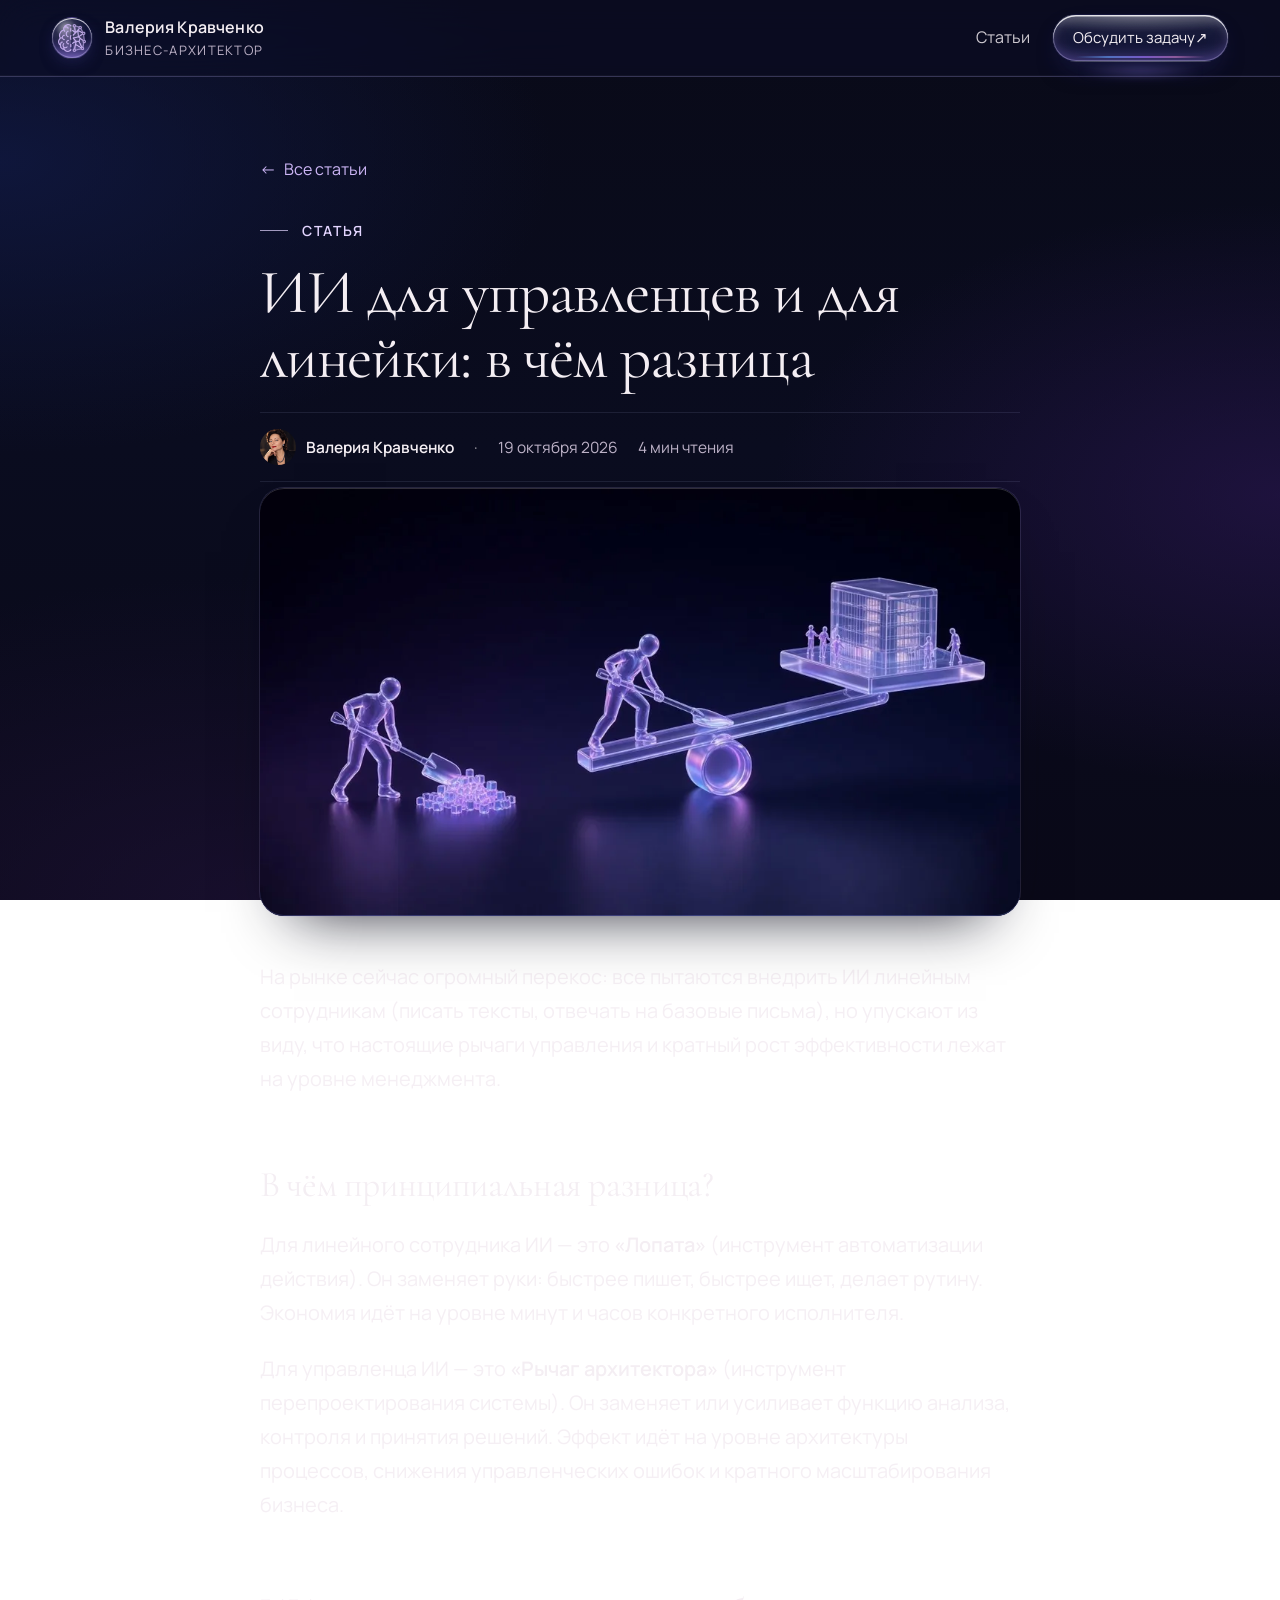
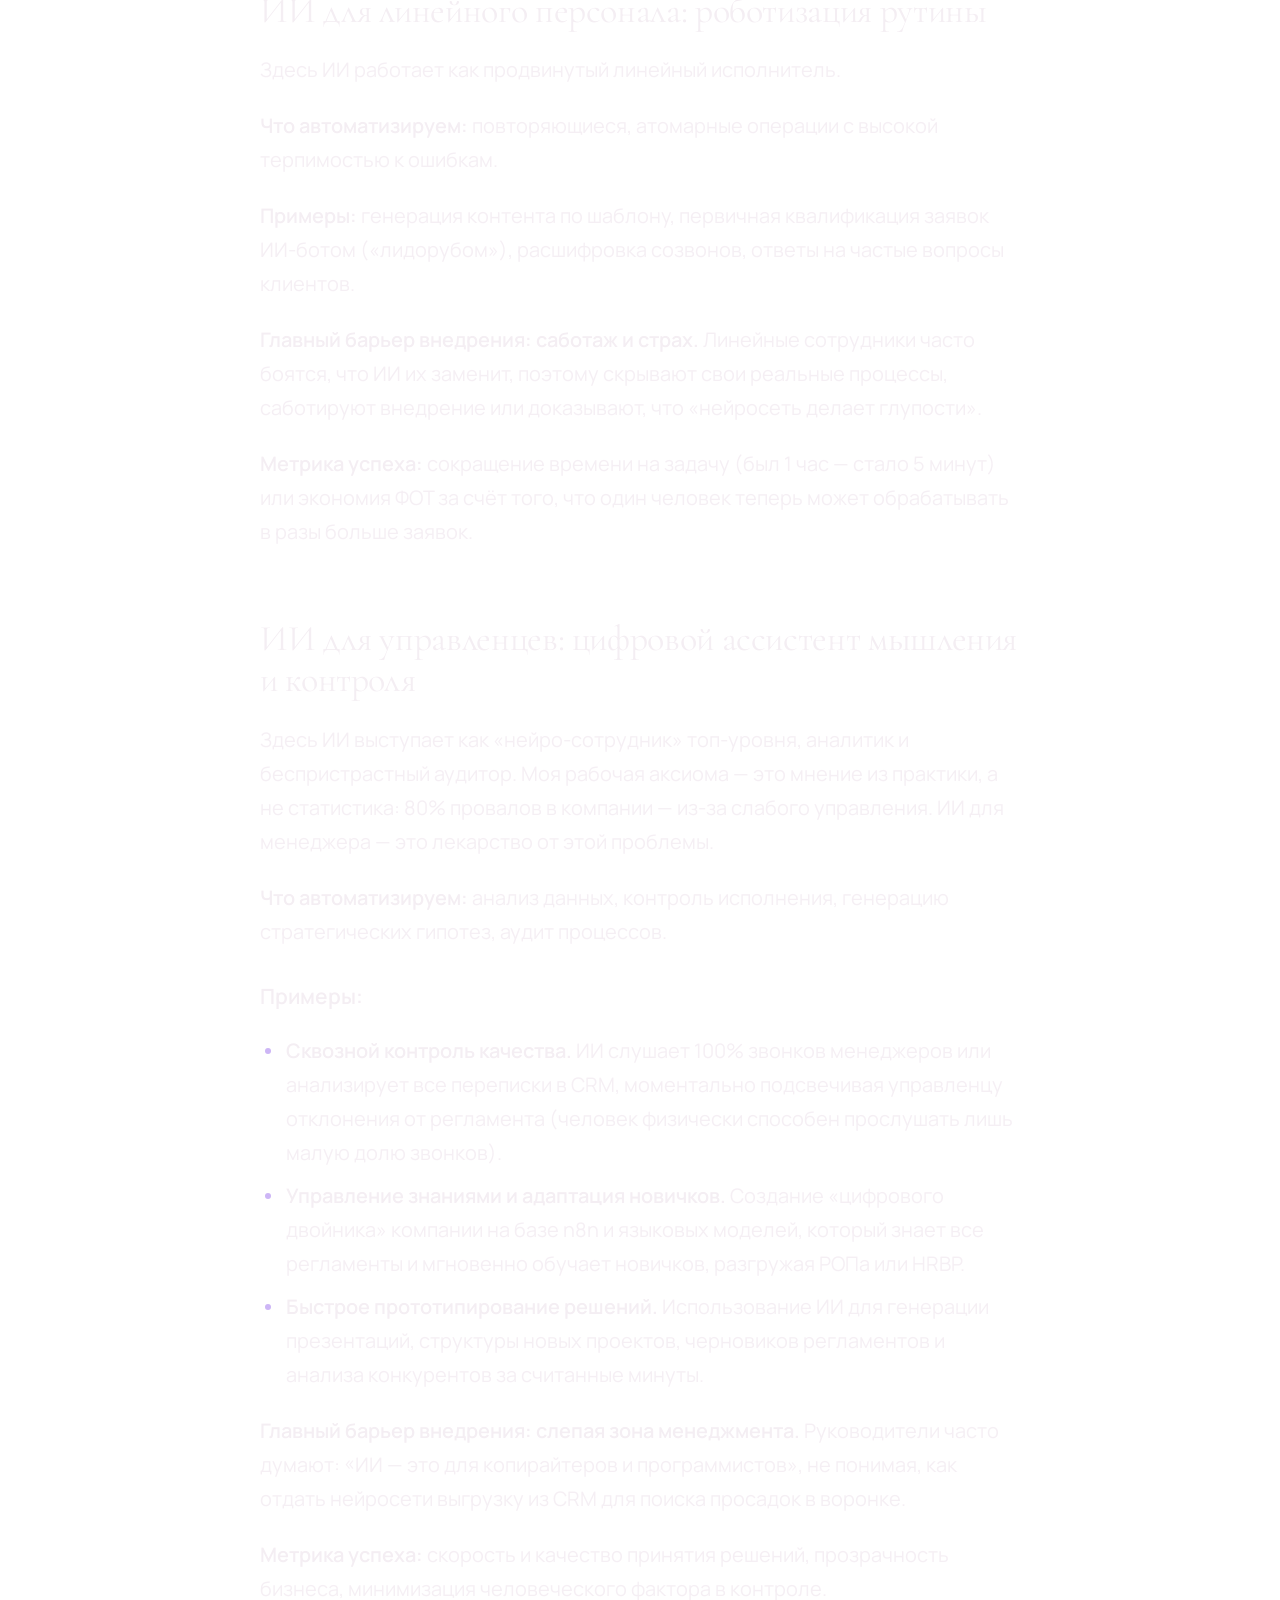
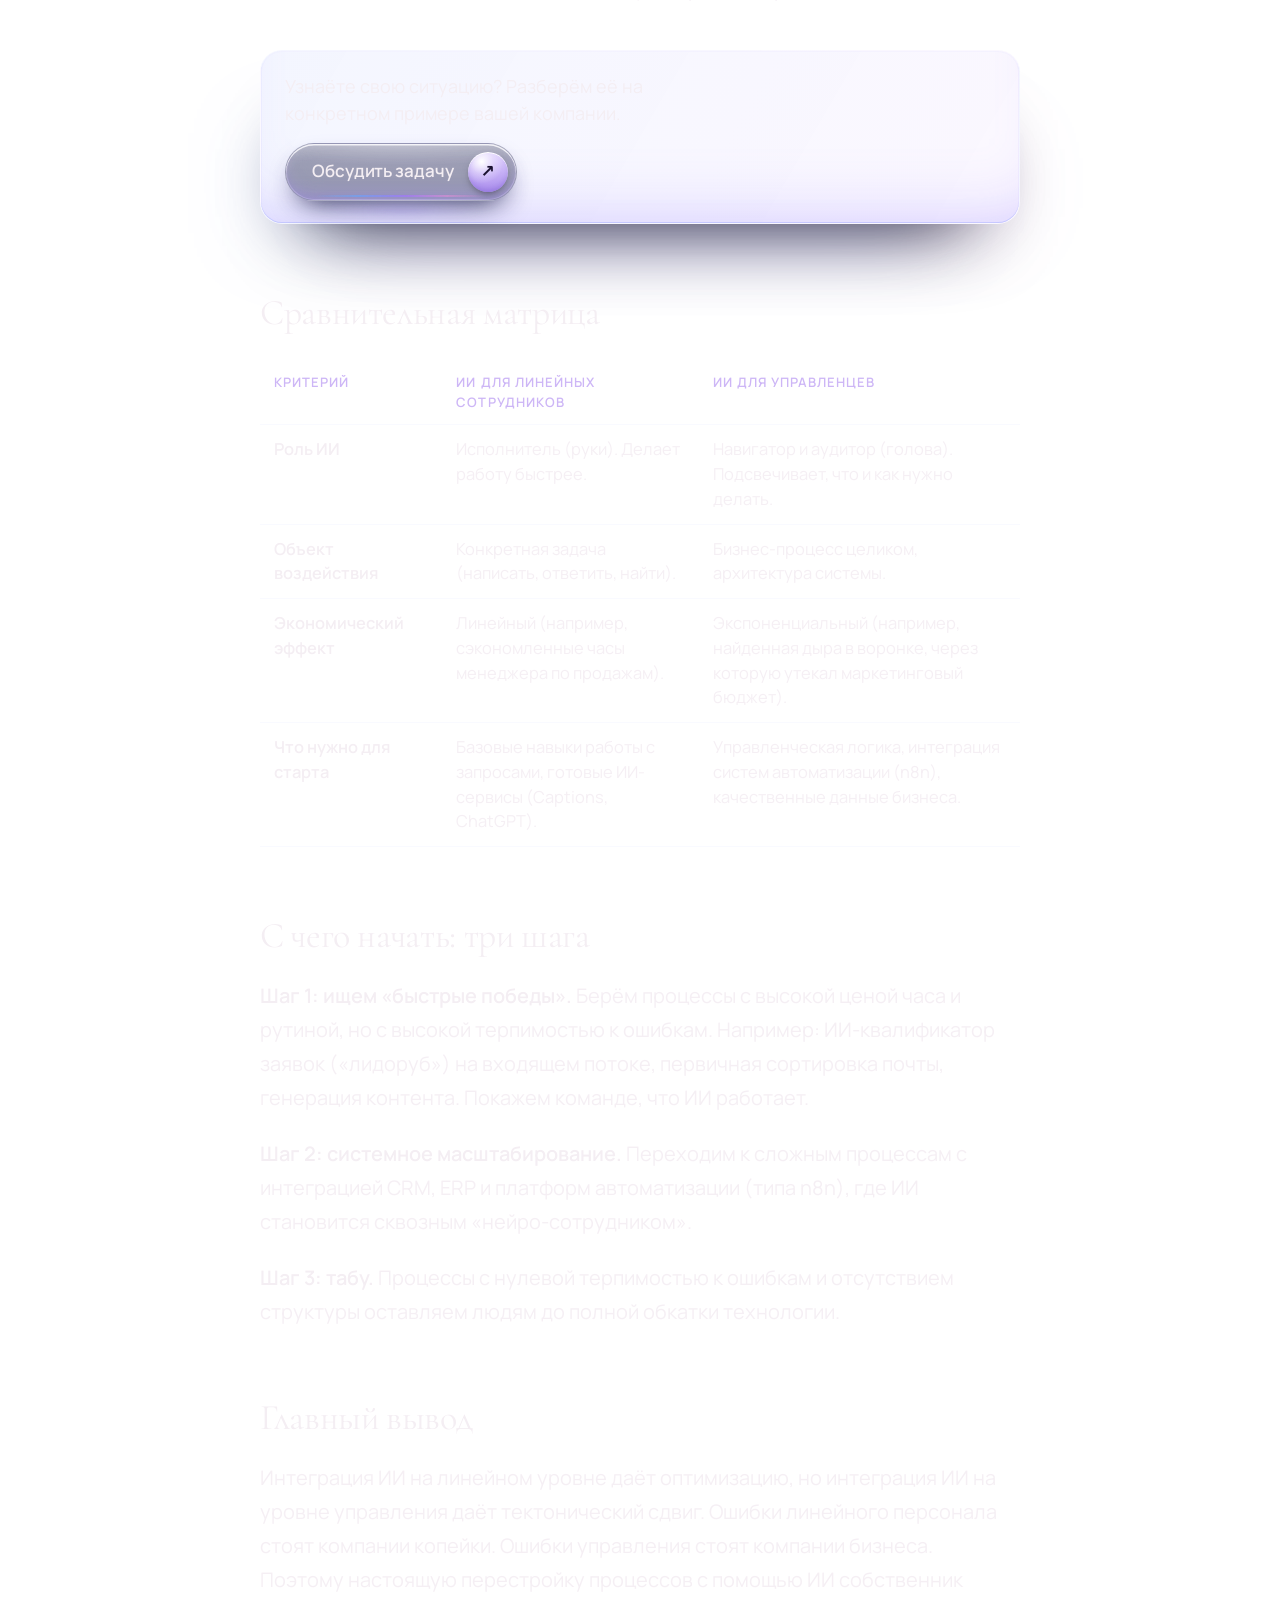
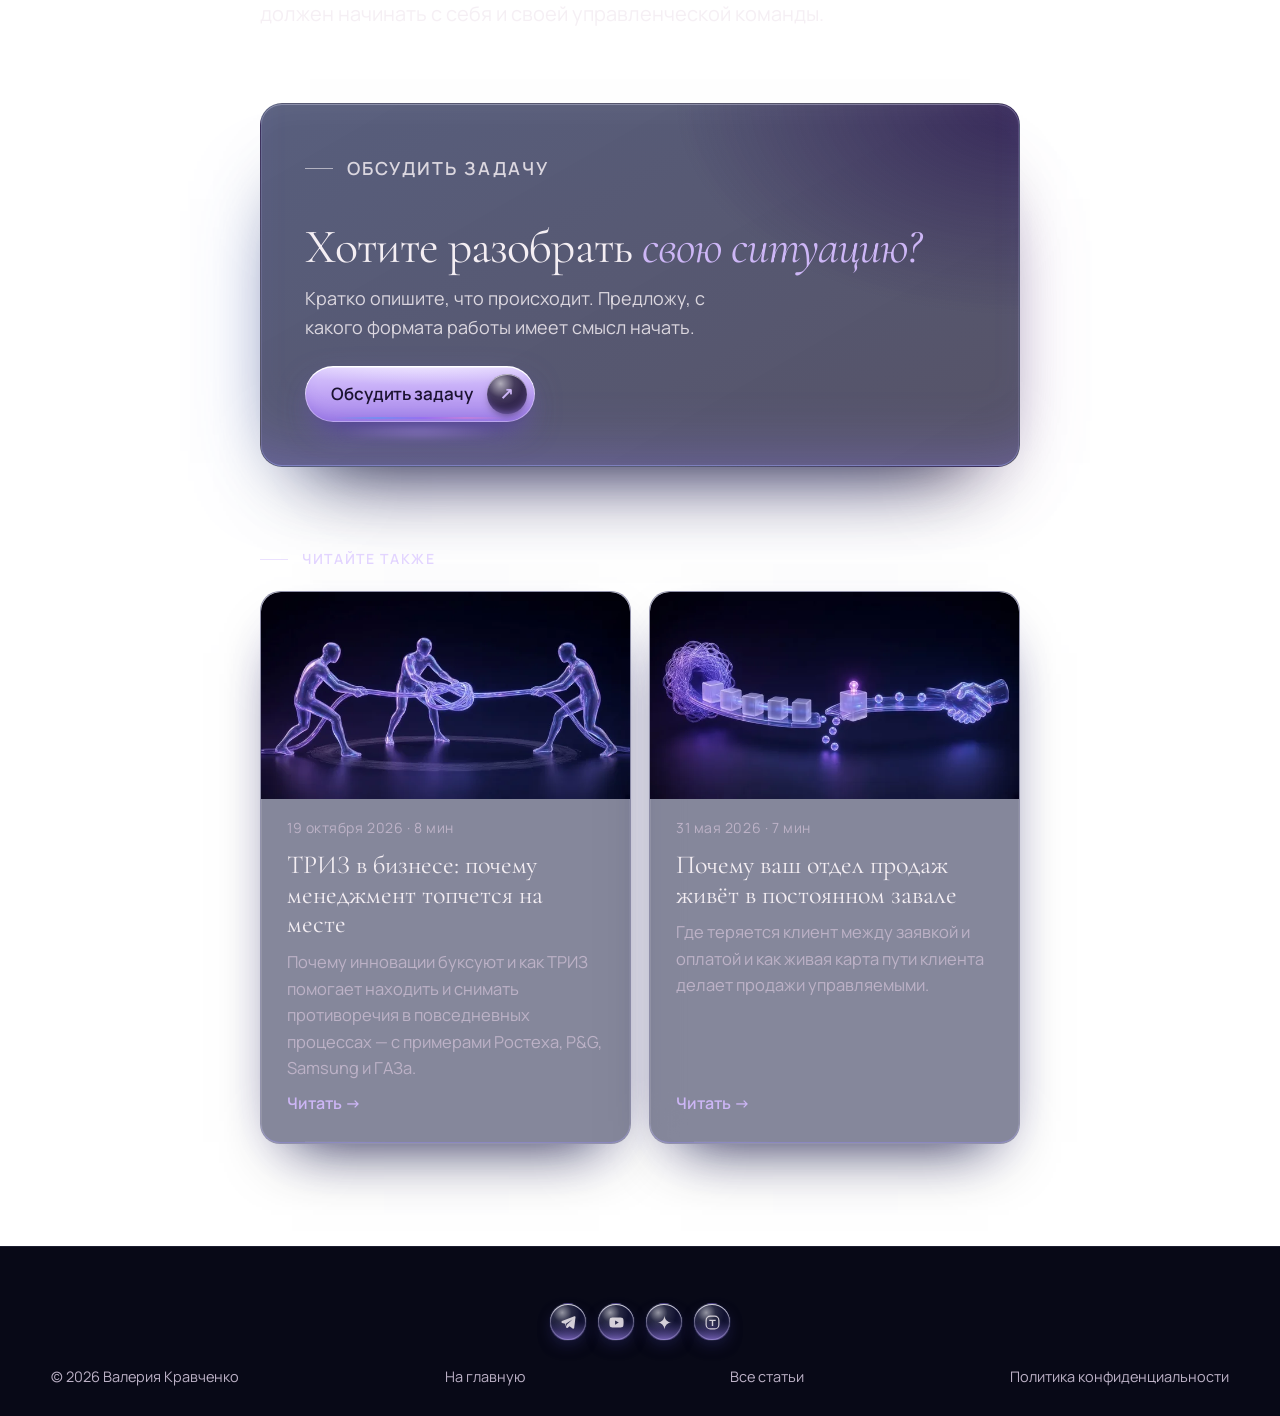
<file: stati/ii-dlya-upravlentsev-i-lineyki/index.html>
<!doctype html>
<html lang="ru">
<head>
<meta charset="utf-8">
<meta name="viewport" content="width=device-width, initial-scale=1, viewport-fit=cover">
<title>ИИ для управленцев и для линейки: в чём разница — Валерия Кравченко</title>
<meta name="description" content="Почему ИИ для линейных сотрудников даёт оптимизацию, а ИИ для управленцев — сдвиг в управляемости бизнеса. Матрица и три шага внедрения.">
<link rel="canonical" href="https://valeryka-hr.github.io/stati/ii-dlya-upravlentsev-i-lineyki/">
<meta name="theme-color" content="#120d18">
<link rel="icon" href="/favicon.ico" sizes="any">
<link rel="icon" href="/assets/img/favicon-32.png" type="image/png" sizes="32x32">
<link rel="apple-touch-icon" href="/assets/img/favicon-180.png">
<meta property="og:type" content="article">
<meta property="og:locale" content="ru_RU">
<meta property="og:site_name" content="Валерия Кравченко">
<meta property="og:title" content="ИИ для управленцев и для линейки: в чём разница">
<meta property="og:description" content="Почему ИИ для линейных сотрудников даёт оптимизацию, а ИИ для управленцев — сдвиг в управляемости бизнеса. Матрица и три шага внедрения.">
<meta property="og:url" content="https://valeryka-hr.github.io/stati/ii-dlya-upravlentsev-i-lineyki/">
<meta property="og:image" content="https://valeryka-hr.github.io/assets/img/ill/cover-ii-upravlency-og.jpg">
<meta name="twitter:card" content="summary_large_image">
<meta property="article:published_time" content="2026-10-19">
<script type="application/ld+json">{"@context": "https://schema.org", "@type": "Article", "headline": "ИИ для управленцев и для линейки: в чём разница", "datePublished": "2026-10-19", "author": {"@type": "Person", "name": "Валерия Кравченко"}, "description": "Почему ИИ для линейных сотрудников даёт оптимизацию, а ИИ для управленцев — сдвиг в управляемости бизнеса. Матрица и три шага внедрения.", "mainEntityOfPage": "https://valeryka-hr.github.io/stati/ii-dlya-upravlentsev-i-lineyki/"}</script>
<link rel="preconnect" href="https://fonts.googleapis.com">
<link rel="preconnect" href="https://fonts.gstatic.com" crossorigin>
<link href="https://fonts.googleapis.com/css2?family=Cormorant+Garamond:ital,wght@0,400;0,500;1,400;1,500&family=Manrope:wght@300;400;500;600&display=swap" rel="stylesheet">
<link rel="stylesheet" href="/assets/css/style.css?v=20261019f">
<link rel="stylesheet" href="/assets/css/article.css?v=20261019f">
</head>
<body class="art-page">
<a class="skip" href="#main">К содержимому</a>
<header class="header is-scrolled" id="top">
  <div class="wrap header__inner">
    <a class="brand" href="/" aria-label="Валерия Кравченко — на главную">
      <span class="brand__mark" aria-hidden="true"><img src="/assets/img/logo-lilac-96.webp" width="48" height="48" alt=""></span>
      <span class="brand__text"><strong>Валерия Кравченко</strong><small>Бизнес-архитектор</small></span>
    </a>
    <nav class="art-nav" aria-label="Навигация"><a href="/stati/">Статьи</a><a class="header__cta" href="/#contact">Обсудить задачу <span aria-hidden="true">↗</span></a></nav>
  </div>
</header>
<main id="main" class="art">
  <article class="wrap art__wrap">
    <a class="art__back" href="/stati/"><span aria-hidden="true">←</span> Все статьи</a>
    <header class="art__head">
      <p class="eyebrow">Статья</p>
      <h1>ИИ для управленцев и для линейки: в чём разница</h1>
      
      <p class="art__meta"><span class="art__by"><img src="/assets/img/about-560.webp" width="36" height="36" alt="" loading="lazy">Валерия Кравченко</span><time datetime="2026-10-19">19 октября 2026</time><span>4 мин чтения</span></p>
    </header>
    <figure class="art__cover"><img src="/assets/img/ill/cover-ii-upravlency-640.webp" srcset="/assets/img/ill/cover-ii-upravlency-640.webp 640w, /assets/img/ill/cover-ii-upravlency-1024.webp 1024w" sizes="(max-width:900px) 100vw, 860px" width="1024" height="576" alt="" fetchpriority="high" decoding="async"></figure>
    <div class="art__body">
      <p>На рынке сейчас огромный перекос: все пытаются внедрить ИИ линейным сотрудникам (писать тексты, отвечать на базовые письма), но упускают из виду, что настоящие рычаги управления и кратный рост эффективности лежат на уровне менеджмента.</p>
      <h2>В чём принципиальная разница?</h2>
      <p>Для линейного сотрудника ИИ — это <strong>«Лопата»</strong> (инструмент автоматизации действия). Он заменяет руки: быстрее пишет, быстрее ищет, делает рутину. Экономия идёт на уровне минут и часов конкретного исполнителя.</p>
      <p>Для управленца ИИ — это <strong>«Рычаг архитектора»</strong> (инструмент перепроектирования системы). Он заменяет или усиливает функцию анализа, контроля и принятия решений. Эффект идёт на уровне архитектуры процессов, снижения управленческих ошибок и кратного масштабирования бизнеса.</p>
      <h2>ИИ для линейного персонала: роботизация рутины</h2>
      <p>Здесь ИИ работает как продвинутый линейный исполнитель.</p>
      <p><strong>Что автоматизируем:</strong> повторяющиеся, атомарные операции с высокой терпимостью к ошибкам.</p>
      <p><strong>Примеры:</strong> генерация контента по шаблону, первичная квалификация заявок ИИ-ботом («лидорубом»), расшифровка созвонов, ответы на частые вопросы клиентов.</p>
      <p><strong>Главный барьер внедрения: саботаж и страх.</strong> Линейные сотрудники часто боятся, что ИИ их заменит, поэтому скрывают свои реальные процессы, саботируют внедрение или доказывают, что «нейросеть делает глупости».</p>
      <p><strong>Метрика успеха:</strong> сокращение времени на задачу (был 1 час — стало 5 минут) или экономия ФОТ за счёт того, что один человек теперь может обрабатывать в разы больше заявок.</p>
      <h2>ИИ для управленцев: цифровой ассистент мышления и контроля</h2>
      <p>Здесь ИИ выступает как «нейро-сотрудник» топ-уровня, аналитик и беспристрастный аудитор. Моя рабочая аксиома — это мнение из практики, а не статистика: 80% провалов в компании — из-за слабого управления. ИИ для менеджера — это лекарство от этой проблемы.</p>
      <p><strong>Что автоматизируем:</strong> анализ данных, контроль исполнения, генерацию стратегических гипотез, аудит процессов.</p>
      <h3>Примеры:</h3>
      <ul><li><strong>Сквозной контроль качества.</strong> ИИ слушает 100% звонков менеджеров или анализирует все переписки в CRM, моментально подсвечивая управленцу отклонения от регламента (человек физически способен прослушать лишь малую долю звонков).</li><li><strong>Управление знаниями и адаптация новичков.</strong> Создание «цифрового двойника» компании на базе n8n и языковых моделей, который знает все регламенты и мгновенно обучает новичков, разгружая РОПа или HRBP.</li><li><strong>Быстрое прототипирование решений.</strong> Использование ИИ для генерации презентаций, структуры новых проектов, черновиков регламентов и анализа конкурентов за считанные минуты.</li></ul>
      <p><strong>Главный барьер внедрения: слепая зона менеджмента.</strong> Руководители часто думают: «ИИ — это для копирайтеров и программистов», не понимая, как отдать нейросети выгрузку из CRM для поиска просадок в воронке.</p>
      <p><strong>Метрика успеха:</strong> скорость и качество принятия решений, прозрачность бизнеса, минимизация человеческого фактора в контроле.</p>
      <aside class="art-cta art-cta--mid" aria-label="Обсудить задачу"><p>Узнаёте свою ситуацию? Разберём её на конкретном примере вашей компании.</p><a class="btn btn--ghost" href="/?topic=%D0%98%D0%98-%D1%80%D0%B5%D1%88%D0%B5%D0%BD%D0%B8%D1%8F#contact">Обсудить задачу <span class="btn__dot" aria-hidden="true">↗</span></a></aside>
      <h2>Сравнительная матрица</h2>
      <div class="art__table"><table><thead><tr><th>Критерий</th><th>ИИ для линейных сотрудников</th><th>ИИ для управленцев</th></tr></thead><tbody>
<tr><th>Роль ИИ</th><td>Исполнитель (руки). Делает работу быстрее.</td><td>Навигатор и аудитор (голова). Подсвечивает, что и как нужно делать.</td></tr>
<tr><th>Объект воздействия</th><td>Конкретная задача (написать, ответить, найти).</td><td>Бизнес-процесс целиком, архитектура системы.</td></tr>
<tr><th>Экономический эффект</th><td>Линейный (например, сэкономленные часы менеджера по продажам).</td><td>Экспоненциальный (например, найденная дыра в воронке, через которую утекал маркетинговый бюджет).</td></tr>
<tr><th>Что нужно для старта</th><td>Базовые навыки работы с запросами, готовые ИИ-сервисы (Captions, ChatGPT).</td><td>Управленческая логика, интеграция систем автоматизации (n8n), качественные данные бизнеса.</td></tr>
</tbody></table></div>
      <h2>С чего начать: три шага</h2>
      <p><strong>Шаг 1: ищем «быстрые победы».</strong> Берём процессы с высокой ценой часа и рутиной, но с высокой терпимостью к ошибкам. Например: ИИ-квалификатор заявок («лидоруб») на входящем потоке, первичная сортировка почты, генерация контента. Покажем команде, что ИИ работает.</p>
      <p><strong>Шаг 2: системное масштабирование.</strong> Переходим к сложным процессам с интеграцией CRM, ERP и платформ автоматизации (типа n8n), где ИИ становится сквозным «нейро-сотрудником».</p>
      <p><strong>Шаг 3: табу.</strong> Процессы с нулевой терпимостью к ошибкам и отсутствием структуры оставляем людям до полной обкатки технологии.</p>
      <h2>Главный вывод</h2>
      <p>Интеграция ИИ на линейном уровне даёт оптимизацию, но интеграция ИИ на уровне управления даёт тектонический сдвиг. Ошибки линейного персонала стоят компании копейки. Ошибки управления стоят компании бизнеса. Поэтому настоящую перестройку процессов с помощью ИИ собственник должен начинать с себя и своей управленческой команды.</p>
    </div>
    <section class="art-cta art-cta--final" aria-labelledby="cta-t">
      <p class="eyebrow">Обсудить задачу</p>
      <h2 id="cta-t">Хотите разобрать <em>свою ситуацию?</em></h2>
      <p>Кратко опишите, что происходит. Предложу, с какого формата работы имеет смысл начать.</p>
      <a class="btn btn--primary" href="/?topic=%D0%98%D0%98-%D1%80%D0%B5%D1%88%D0%B5%D0%BD%D0%B8%D1%8F#contact">Обсудить задачу <span class="btn__dot" aria-hidden="true">↗</span></a>
    </section>
    <nav class="art-more" aria-label="Читайте также">
      <p class="eyebrow">Читайте также</p>
      <div class="reads__grid reads__grid--2">
        <a class="read" href="/stati/triz-v-biznese/"><span class="read__img read__img--cover"><img src="/assets/img/ill/cover-triz-640.webp" srcset="/assets/img/ill/cover-triz-640.webp 640w, /assets/img/ill/cover-triz-1024.webp 1024w" sizes="(max-width:760px) 100vw, 400px" width="1024" height="576" alt="" loading="lazy" decoding="async"></span><small>19 октября 2026 · 8 мин</small><b>ТРИЗ в бизнесе: почему менеджмент топчется на месте</b><p>Почему инновации буксуют и как ТРИЗ помогает находить и снимать противоречия в повседневных процессах — с примерами Ростеха, P&amp;G, Samsung и ГАЗа.</p><span>Читать →</span></a><a class="read" href="/stati/otdel-prodazh-v-zavale/"><span class="read__img read__img--cover"><img src="/assets/img/ill/cover-otdel-prodazh-640.webp" srcset="/assets/img/ill/cover-otdel-prodazh-640.webp 640w, /assets/img/ill/cover-otdel-prodazh-1024.webp 1024w" sizes="(max-width:760px) 100vw, 400px" width="1024" height="576" alt="" loading="lazy" decoding="async"></span><small>31 мая 2026 · 7 мин</small><b>Почему ваш отдел продаж живёт в постоянном завале</b><p>Где теряется клиент между заявкой и оплатой и как живая карта пути клиента делает продажи управляемыми.</p><span>Читать →</span></a>
      </div>
    </nav>
  </article>
</main>
<footer class="footer">
  <div class="wrap art-social"><div class="social" aria-label="Соцсети и каналы">
    <a href="https://t.me/neuro_progressor" target="_blank" rel="noopener" aria-label="Telegram-канал «НейроПрогрессор»" title="Telegram-канал"><svg viewBox="0 0 24 24" aria-hidden="true"><path fill="currentColor" d="M21.94 4.3a1.2 1.2 0 0 0-1.62-1.04L2.84 10.03c-1.17.46-1.1 2.14.1 2.5l4.27 1.3 1.62 5.13c.3.95 1.49 1.25 2.2.55l2.37-2.31 4.43 3.26c.82.6 1.99.15 2.2-.84L21.94 4.3Zm-4.06 3.2-7.95 7.18-.31 3.3-1.33-4.24 9.17-5.98c.35-.23.72.24.42.53Z"/></svg></a>
    <a href="https://youtube.com/@neuro_progressor" target="_blank" rel="noopener" aria-label="YouTube-канал" title="YouTube"><svg viewBox="0 0 24 24" aria-hidden="true"><path fill="currentColor" d="M21.6 7.2a2.6 2.6 0 0 0-1.8-1.8C18.2 5 12 5 12 5s-6.2 0-7.8.4A2.6 2.6 0 0 0 2.4 7.2 27 27 0 0 0 2 12a27 27 0 0 0 .4 4.8 2.6 2.6 0 0 0 1.8 1.8C5.8 19 12 19 12 19s6.2 0 7.8-.4a2.6 2.6 0 0 0 1.8-1.8A27 27 0 0 0 22 12a27 27 0 0 0-.4-4.8ZM10 15V9l5.2 3L10 15Z"/></svg></a>
    <a href="https://dzen.ru/neuro_progressor" target="_blank" rel="noopener" aria-label="Канал в Дзене" title="Дзен"><svg viewBox="0 0 24 24" aria-hidden="true"><path fill="currentColor" d="M12 2c.2 5.6 4.4 9.8 10 10-5.6.2-9.8 4.4-10 10-.2-5.6-4.4-9.8-10-10 5.6-.2 9.8-4.4 10-10Z"/></svg></a>
    <a href="https://tenchat.ru/4873677" target="_blank" rel="noopener" aria-label="Профиль в TenChat" title="TenChat"><svg viewBox="0 0 24 24" aria-hidden="true"><rect x="3" y="3" width="18" height="18" rx="6" fill="none" stroke="currentColor" stroke-width="1.7"/><path fill="currentColor" d="M7.5 8h9v2h-3.5v7h-2v-7H7.5z"/></svg></a>
  </div></div>
  <div class="wrap footer__bottom art-foot"><span>© 2026 Валерия Кравченко</span><a href="/">На главную</a><a href="/stati/">Все статьи</a><a href="/privacy.html">Политика конфиденциальности</a></div>
</footer>
</body>
</html>
</file>
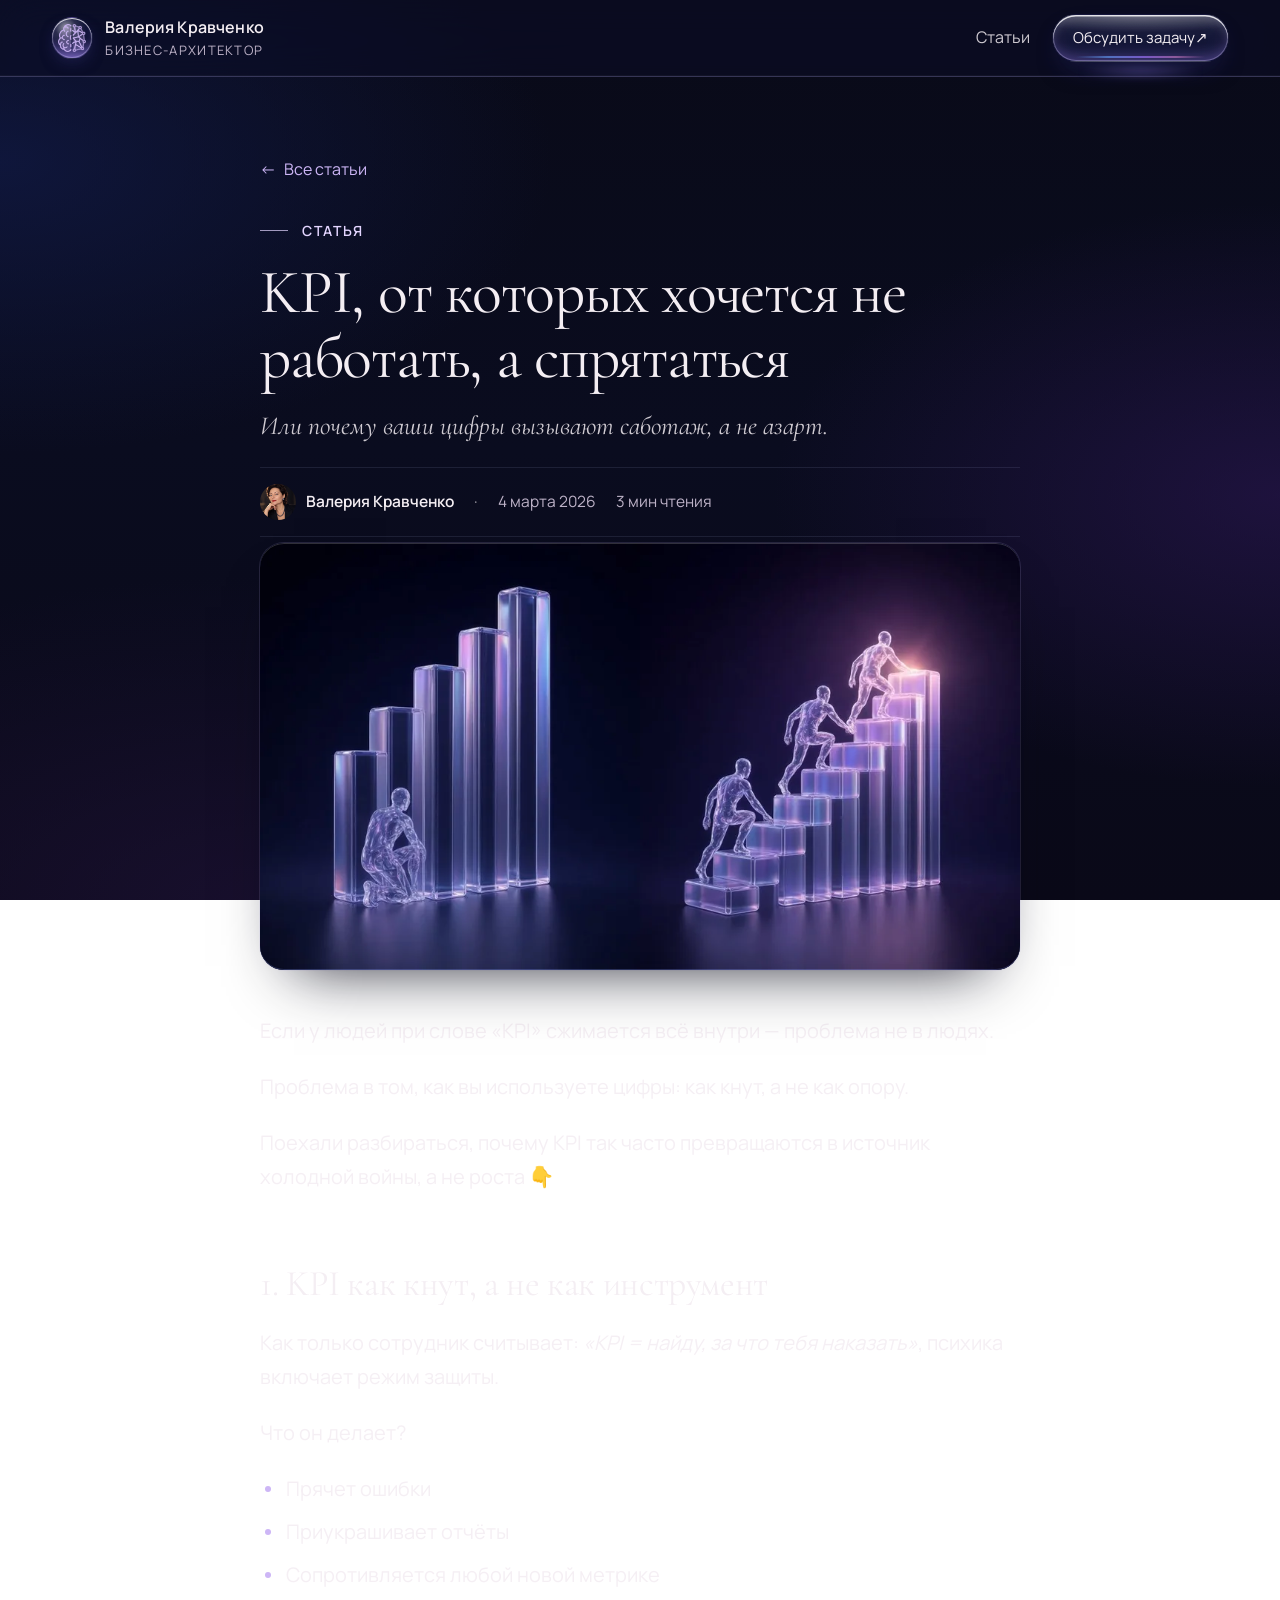
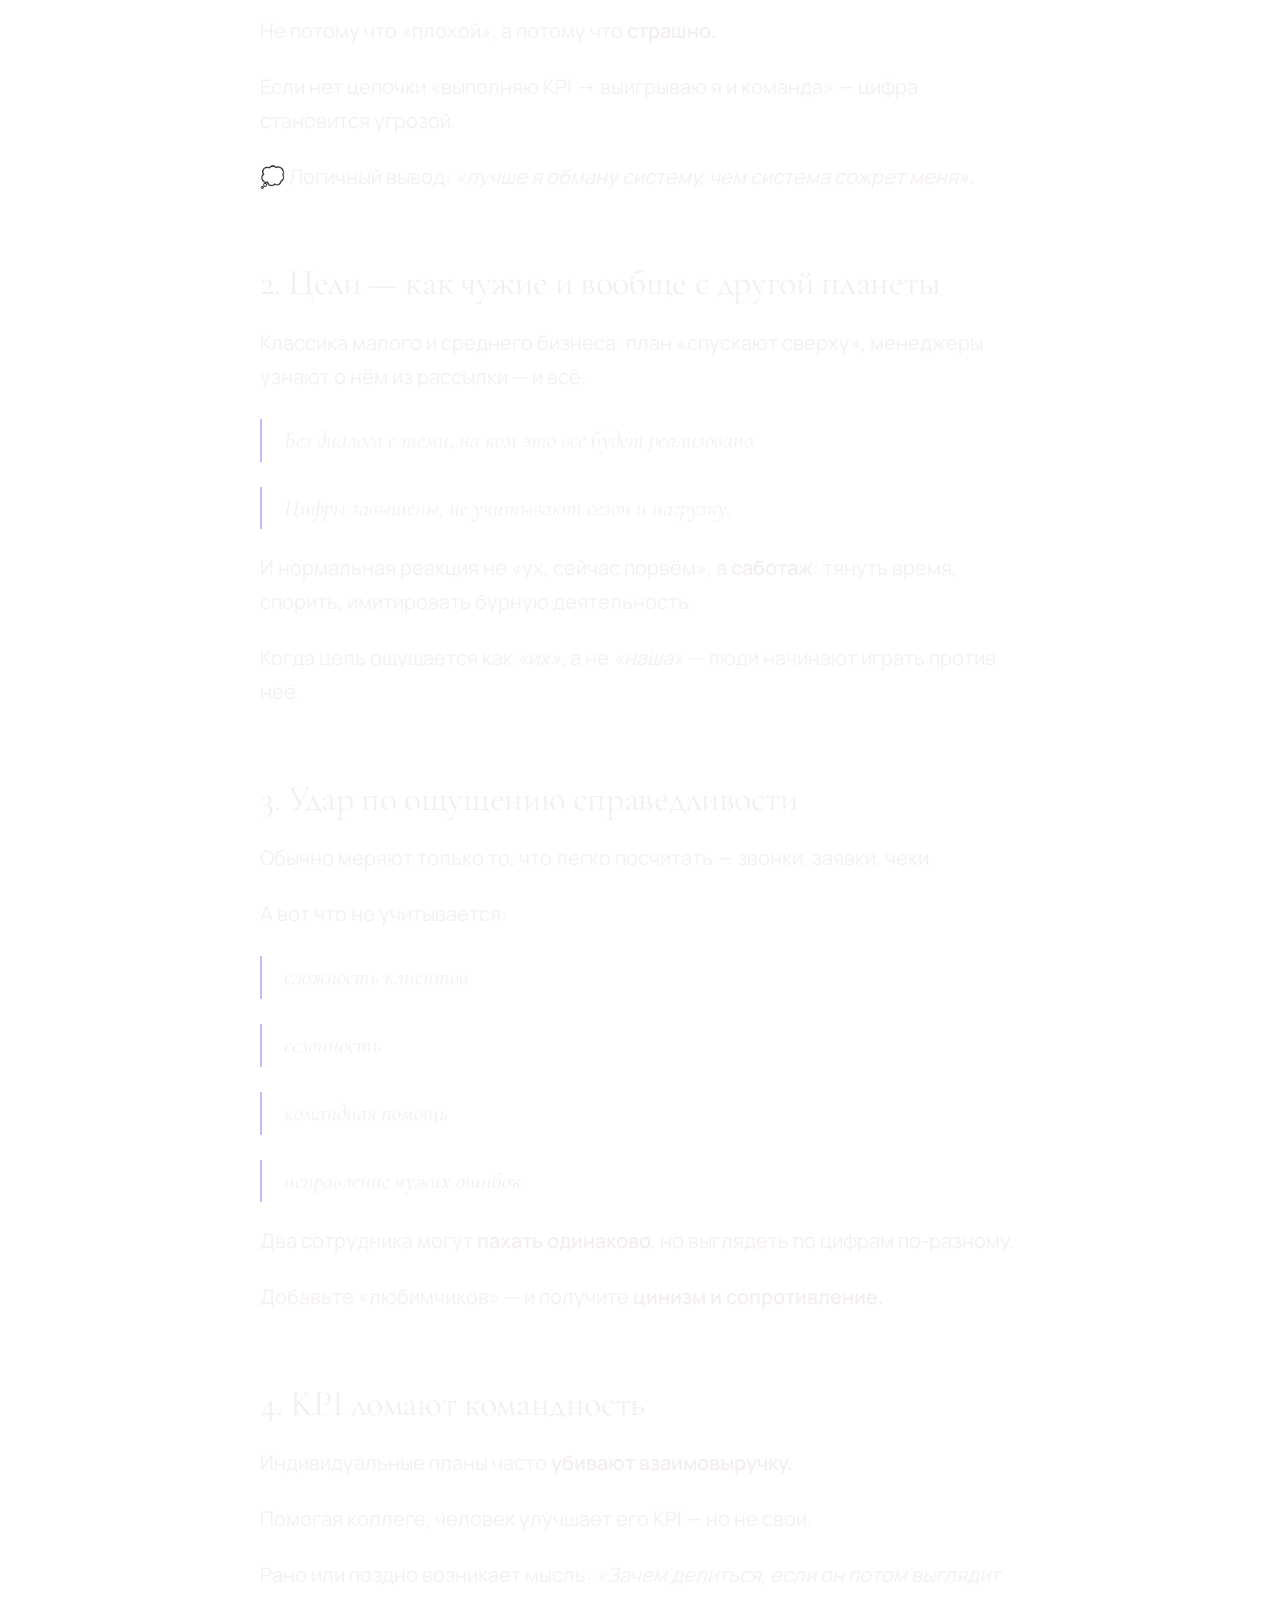
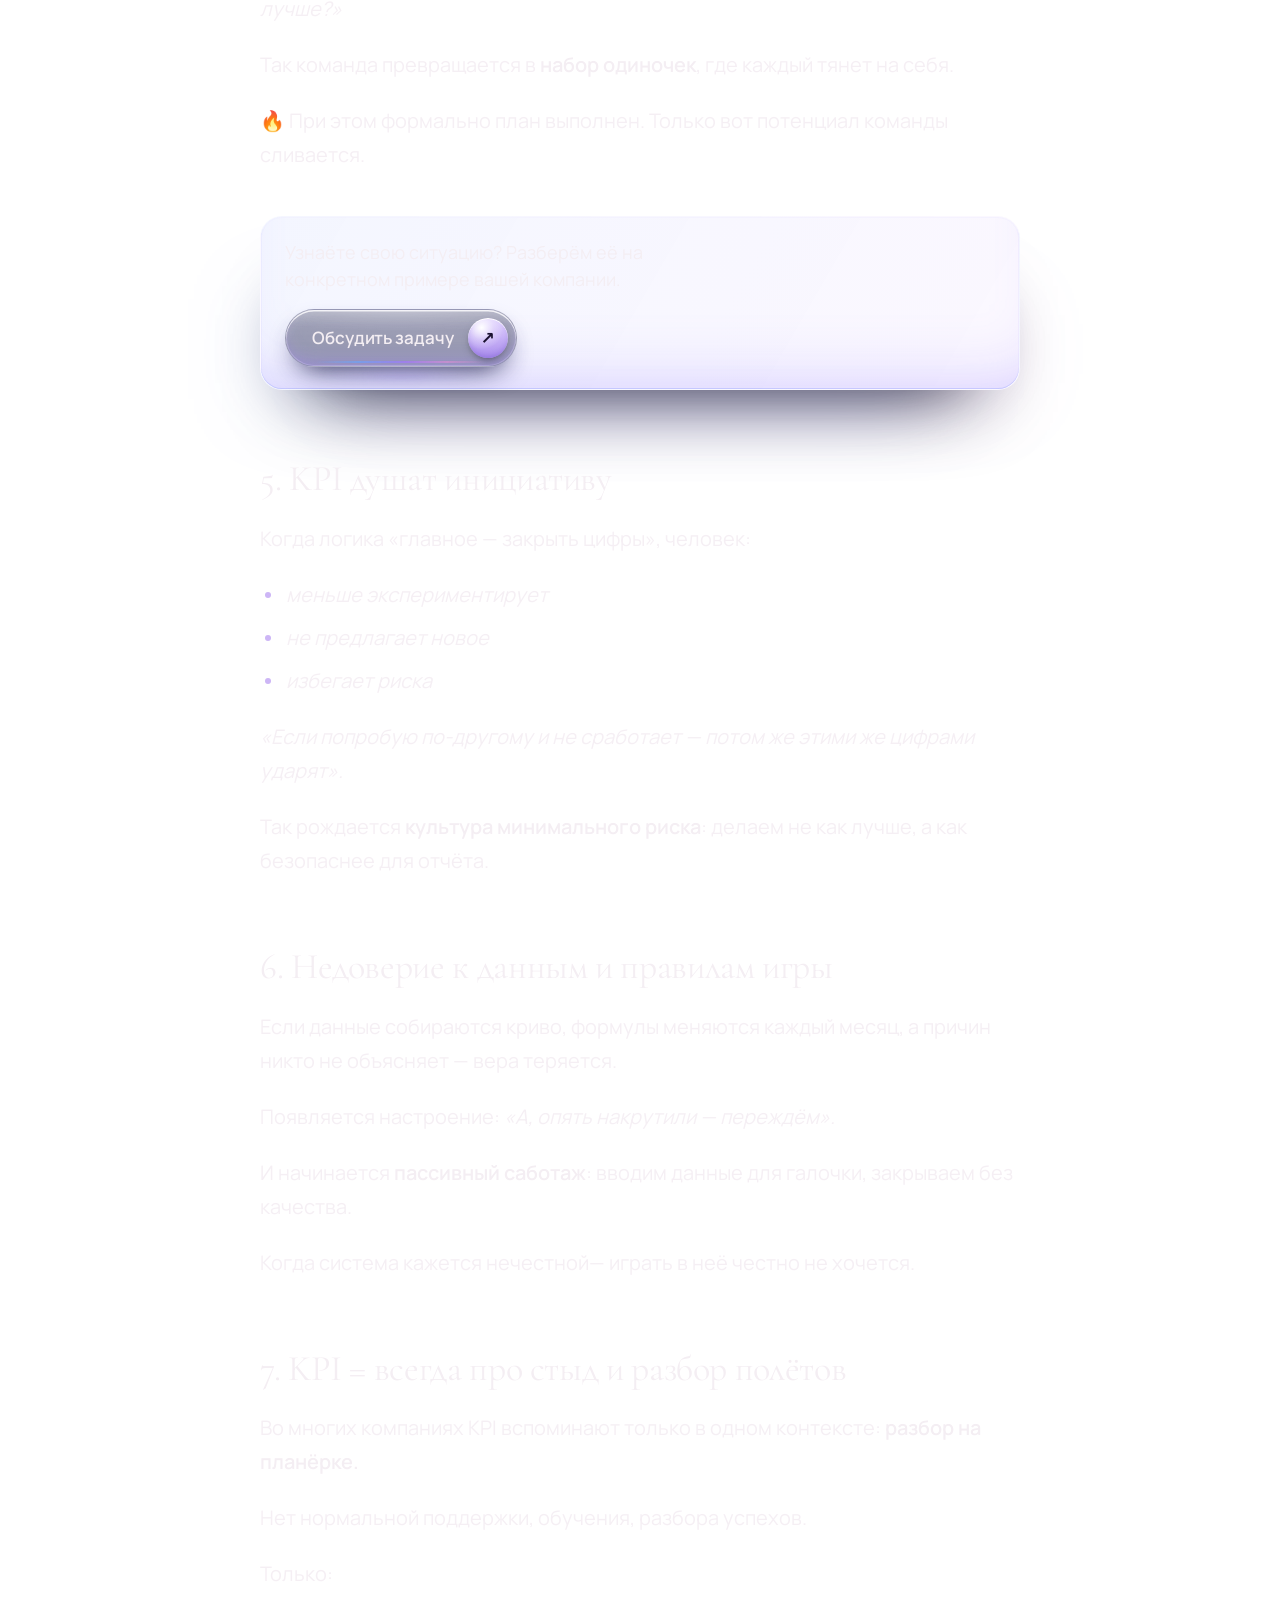
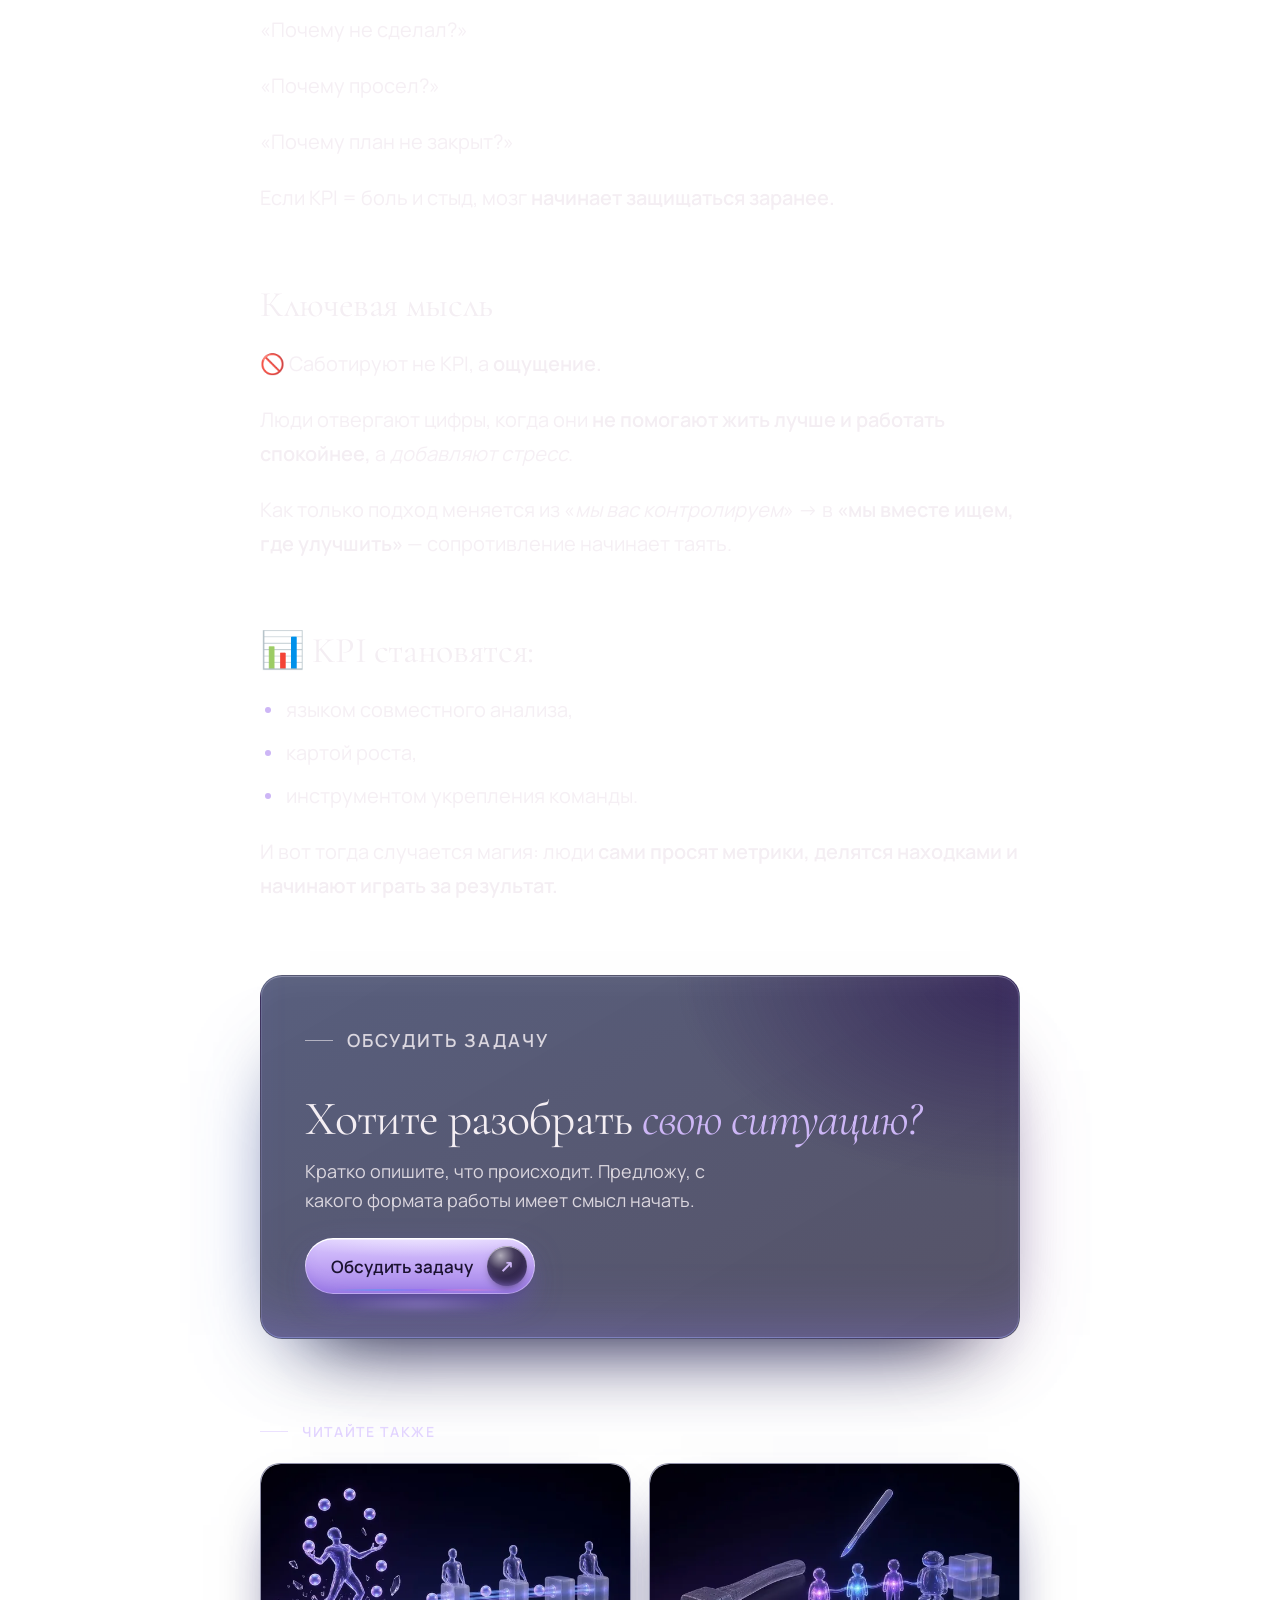
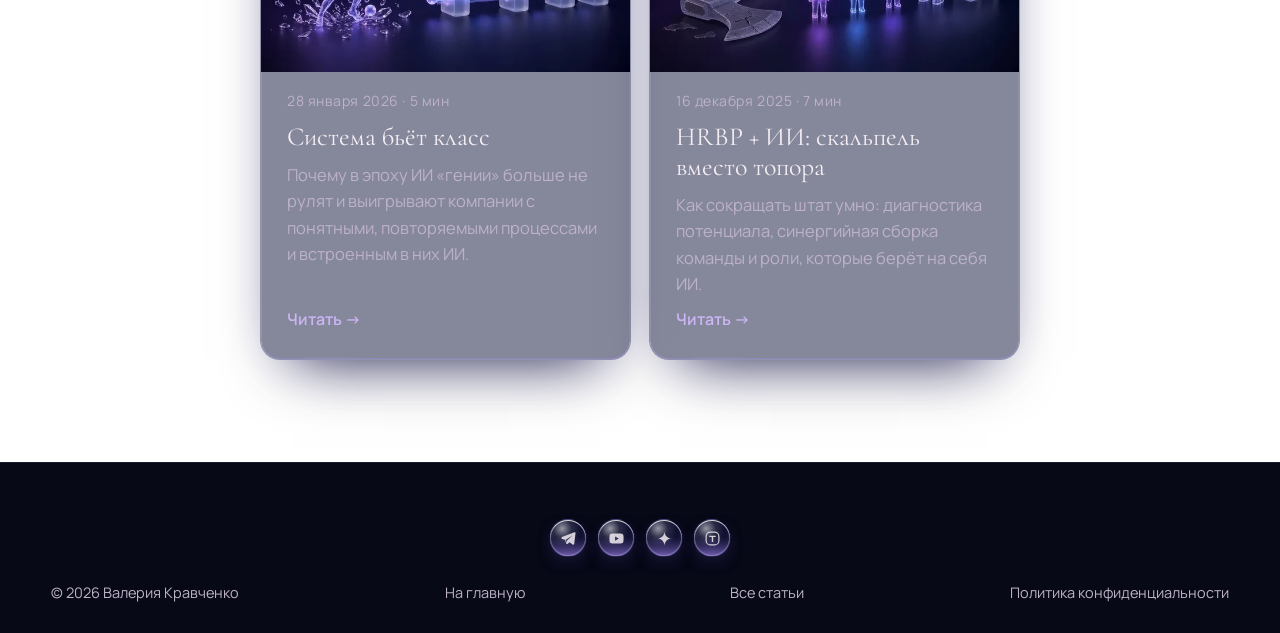
<file: stati/kpi-ot-kotoryh-hochetsya-spryatatsya/index.html>
<!doctype html>
<html lang="ru">
<head>
<meta charset="utf-8">
<meta name="viewport" content="width=device-width, initial-scale=1, viewport-fit=cover">
<title>KPI, от которых хочется не работать, а спрятаться — Валерия Кравченко</title>
<meta name="description" content="Семь причин, по которым KPI вызывают саботаж вместо роста, — и как сделать цифры опорой для команды.">
<link rel="canonical" href="https://valeryka-hr.github.io/stati/kpi-ot-kotoryh-hochetsya-spryatatsya/">
<meta name="theme-color" content="#120d18">
<link rel="icon" href="/favicon.ico" sizes="any">
<link rel="icon" href="/assets/img/favicon-32.png" type="image/png" sizes="32x32">
<link rel="apple-touch-icon" href="/assets/img/favicon-180.png">
<meta property="og:type" content="article">
<meta property="og:locale" content="ru_RU">
<meta property="og:site_name" content="Валерия Кравченко">
<meta property="og:title" content="KPI, от которых хочется не работать, а спрятаться">
<meta property="og:description" content="Семь причин, по которым KPI вызывают саботаж вместо роста, — и как сделать цифры опорой для команды.">
<meta property="og:url" content="https://valeryka-hr.github.io/stati/kpi-ot-kotoryh-hochetsya-spryatatsya/">
<meta property="og:image" content="https://valeryka-hr.github.io/assets/img/ill/cover-kpi-og.jpg">
<meta name="twitter:card" content="summary_large_image">
<meta property="article:published_time" content="2026-03-04">
<script type="application/ld+json">{"@context": "https://schema.org", "@type": "Article", "headline": "KPI, от которых хочется не работать, а спрятаться", "datePublished": "2026-03-04", "author": {"@type": "Person", "name": "Валерия Кравченко"}, "description": "Семь причин, по которым KPI вызывают саботаж вместо роста, — и как сделать цифры опорой для команды.", "mainEntityOfPage": "https://valeryka-hr.github.io/stati/kpi-ot-kotoryh-hochetsya-spryatatsya/"}</script>
<link rel="preconnect" href="https://fonts.googleapis.com">
<link rel="preconnect" href="https://fonts.gstatic.com" crossorigin>
<link href="https://fonts.googleapis.com/css2?family=Cormorant+Garamond:ital,wght@0,400;0,500;1,400;1,500&family=Manrope:wght@300;400;500;600&display=swap" rel="stylesheet">
<link rel="stylesheet" href="/assets/css/style.css?v=20261019f">
<link rel="stylesheet" href="/assets/css/article.css?v=20261019f">
</head>
<body class="art-page">
<a class="skip" href="#main">К содержимому</a>
<header class="header is-scrolled" id="top">
  <div class="wrap header__inner">
    <a class="brand" href="/" aria-label="Валерия Кравченко — на главную">
      <span class="brand__mark" aria-hidden="true"><img src="/assets/img/logo-lilac-96.webp" width="48" height="48" alt=""></span>
      <span class="brand__text"><strong>Валерия Кравченко</strong><small>Бизнес-архитектор</small></span>
    </a>
    <nav class="art-nav" aria-label="Навигация"><a href="/stati/">Статьи</a><a class="header__cta" href="/#contact">Обсудить задачу <span aria-hidden="true">↗</span></a></nav>
  </div>
</header>
<main id="main" class="art">
  <article class="wrap art__wrap">
    <a class="art__back" href="/stati/"><span aria-hidden="true">←</span> Все статьи</a>
    <header class="art__head">
      <p class="eyebrow">Статья</p>
      <h1>KPI, от которых хочется не работать, а спрятаться</h1>
      <p class="art__lede">Или почему ваши цифры вызывают саботаж, а не азарт.</p>
      <p class="art__meta"><span class="art__by"><img src="/assets/img/about-560.webp" width="36" height="36" alt="" loading="lazy">Валерия Кравченко</span><time datetime="2026-03-04">4 марта 2026</time><span>3 мин чтения</span></p>
    </header>
    <figure class="art__cover"><img src="/assets/img/ill/cover-kpi-640.webp" srcset="/assets/img/ill/cover-kpi-640.webp 640w, /assets/img/ill/cover-kpi-1024.webp 1024w" sizes="(max-width:900px) 100vw, 860px" width="1024" height="576" alt="" fetchpriority="high" decoding="async"></figure>
    <div class="art__body">
      <p>Если у людей при слове «KPI» сжимается всё внутри — проблема не в людях.</p>
      <p>Проблема в том, как вы используете цифры: как кнут, а не как опору.</p>
      <p>Поехали разбираться, почему KPI так часто превращаются в источник холодной войны, а не роста 👇</p>
      <h2>1. KPI как кнут, а не как инструмент</h2>
      <p>Как только сотрудник считывает: <em>«KPI = найду, за что тебя наказать»</em>, психика включает режим защиты.</p>
      <p>Что он делает?</p>
      <ul><li>Прячет ошибки</li><li>Приукрашивает отчёты</li><li>Сопротивляется любой новой метрике</li></ul>
      <p>Не потому что «плохой», а потому что <strong>страшно.</strong></p>
      <p>Если нет цепочки «выполняю KPI → выигрываю я и команда» — цифра становится угрозой.</p>
      <p>💭 Логичный вывод: <em>«лучше я обману систему, чем система сожрёт меня».</em></p>
      <h2>2. Цели — как чужие и вообще с другой планеты</h2>
      <p>Классика малого и среднего бизнеса: план «спускают сверху», менеджеры узнают о нём из рассылки — и всё.</p>
      <blockquote><em>Без диалога с теми, на ком это все будет реализовано.</em></blockquote>
      <blockquote><em>Цифры завышены, не учитывают сезон и нагрузку.</em></blockquote>
      <p>И нормальная реакция не «ух, сейчас порвём», а <strong>саботаж</strong>: тянуть время, спорить, имитировать бурную деятельность.</p>
      <p>Когда цель ощущается как <em>«их»</em>, а не <em>«наша»</em> — люди начинают играть против неё.</p>
      <h2>3. Удар по ощущению справедливости</h2>
      <p>Обычно меряют только то, что легко посчитать — звонки, заявки, чеки.</p>
      <p>А вот что не учитывается:</p>
      <blockquote>сложность клиентов</blockquote>
      <blockquote>сезонность</blockquote>
      <blockquote>командная помощь</blockquote>
      <blockquote>исправление чужих ошибок</blockquote>
      <p>Два сотрудника могут <strong>пахать одинаково</strong>, но выглядеть по цифрам по-разному.</p>
      <p>Добавьте «любимчиков» — и получите <strong>цинизм и сопротивление.</strong></p>
      <h2>4. KPI ломают командность</h2>
      <p>Индивидуальные планы часто <strong>убивают взаимовыручку.</strong></p>
      <p>Помогая коллеге, человек улучшает его KPI — но не свои.</p>
      <p>Рано или поздно возникает мысль: <em>«Зачем делиться, если он потом выглядит лучше?»</em></p>
      <p>Так команда превращается в <strong>набор одиночек</strong>, где каждый тянет на себя.</p>
      <p>🔥 При этом формально план выполнен. Только вот потенциал команды сливается.</p>
      <aside class="art-cta art-cta--mid" aria-label="Обсудить задачу"><p>Узнаёте свою ситуацию? Разберём её на конкретном примере вашей компании.</p><a class="btn btn--ghost" href="/?topic=%D0%A1%D0%BE%D0%BF%D1%80%D0%BE%D0%B2%D0%BE%D0%B6%D0%B4%D0%B5%D0%BD%D0%B8%D0%B5%20%D1%80%D1%83%D0%BA%D0%BE%D0%B2%D0%BE%D0%B4%D0%B8%D1%82%D0%B5%D0%BB%D1%8F#contact">Обсудить задачу <span class="btn__dot" aria-hidden="true">↗</span></a></aside>
      <h2>5. KPI душат инициативу</h2>
      <p>Когда логика «главное — закрыть цифры», человек:</p>
      <ul><li><em>меньше экспериментирует</em></li><li><em>не предлагает новое</em></li><li><em>избегает риска</em></li></ul>
      <p><em>«Если попробую по-другому и не сработает — потом же этими же цифрами ударят».</em></p>
      <p>Так рождается <strong>культура минимального риска</strong>: делаем не как лучше, а как безопаснее для отчёта.</p>
      <h2>6. Недоверие к данным и правилам игры</h2>
      <p>Если данные собираются криво, формулы меняются каждый месяц, а причин никто не объясняет — вера теряется.</p>
      <p>Появляется настроение: <em>«А, опять накрутили — переждём».</em></p>
      <p>И начинается <strong>пассивный саботаж</strong>: вводим данные для галочки, закрываем без качества.</p>
      <p>Когда система кажется нечестной— играть в неё честно не хочется.</p>
      <h2>7. KPI = всегда про стыд и разбор полётов</h2>
      <p>Во многих компаниях KPI вспоминают только в одном контексте: <strong>разбор на планёрке.</strong></p>
      <p>Нет нормальной поддержки, обучения, разбора успехов.</p>
      <p>Только:</p>
      <p>«Почему не сделал?»</p>
      <p>«Почему просел?»</p>
      <p>«Почему план не закрыт?»</p>
      <p>Если KPI = боль и стыд, мозг <strong>начинает защищаться заранее.</strong></p>
      <h2>Ключевая мысль</h2>
      <p>🚫 Саботируют не KPI, а <strong>ощущение.</strong></p>
      <p>Люди отвергают цифры, когда они <strong>не помогают жить лучше и работать спокойнее,</strong> а <em>добавляют стресс</em>.</p>
      <p>Как только подход меняется из «<em>мы вас контролируем</em>» → в <strong>«мы вместе ищем, где улучшить»</strong> — сопротивление начинает таять.</p>
      <h2>📊 KPI становятся:</h2>
      <ul><li>языком совместного анализа,</li><li>картой роста,</li><li>инструментом укрепления команды.</li></ul>
      <p>И вот тогда случается магия: люди <strong>сами просят метрики, делятся находками и начинают играть за результат.</strong></p>
    </div>
    <section class="art-cta art-cta--final" aria-labelledby="cta-t">
      <p class="eyebrow">Обсудить задачу</p>
      <h2 id="cta-t">Хотите разобрать <em>свою ситуацию?</em></h2>
      <p>Кратко опишите, что происходит. Предложу, с какого формата работы имеет смысл начать.</p>
      <a class="btn btn--primary" href="/?topic=%D0%A1%D0%BE%D0%BF%D1%80%D0%BE%D0%B2%D0%BE%D0%B6%D0%B4%D0%B5%D0%BD%D0%B8%D0%B5%20%D1%80%D1%83%D0%BA%D0%BE%D0%B2%D0%BE%D0%B4%D0%B8%D1%82%D0%B5%D0%BB%D1%8F#contact">Обсудить задачу <span class="btn__dot" aria-hidden="true">↗</span></a>
    </section>
    <nav class="art-more" aria-label="Читайте также">
      <p class="eyebrow">Читайте также</p>
      <div class="reads__grid reads__grid--2">
        <a class="read" href="/stati/sistema-bet-klass/"><span class="read__img read__img--cover"><img src="/assets/img/ill/cover-sistema-bet-klass-640.webp" srcset="/assets/img/ill/cover-sistema-bet-klass-640.webp 640w, /assets/img/ill/cover-sistema-bet-klass-1024.webp 1024w" sizes="(max-width:760px) 100vw, 400px" width="1024" height="576" alt="" loading="lazy" decoding="async"></span><small>28 января 2026 · 5 мин</small><b>Система бьёт класс</b><p>Почему в эпоху ИИ «гении» больше не рулят и выигрывают компании с понятными, повторяемыми процессами и встроенным в них ИИ.</p><span>Читать →</span></a><a class="read" href="/stati/hrbp-ii-skalpel-vmesto-topora/"><span class="read__img read__img--cover"><img src="/assets/img/ill/cover-hrbp-skalpel-640.webp" srcset="/assets/img/ill/cover-hrbp-skalpel-640.webp 640w, /assets/img/ill/cover-hrbp-skalpel-1024.webp 1024w" sizes="(max-width:760px) 100vw, 400px" width="1024" height="576" alt="" loading="lazy" decoding="async"></span><small>16 декабря 2025 · 7 мин</small><b>HRBP + ИИ: скальпель вместо топора</b><p>Как сокращать штат умно: диагностика потенциала, синергийная сборка команды и роли, которые берёт на себя ИИ.</p><span>Читать →</span></a>
      </div>
    </nav>
  </article>
</main>
<footer class="footer">
  <div class="wrap art-social"><div class="social" aria-label="Соцсети и каналы">
    <a href="https://t.me/neuro_progressor" target="_blank" rel="noopener" aria-label="Telegram-канал «НейроПрогрессор»" title="Telegram-канал"><svg viewBox="0 0 24 24" aria-hidden="true"><path fill="currentColor" d="M21.94 4.3a1.2 1.2 0 0 0-1.62-1.04L2.84 10.03c-1.17.46-1.1 2.14.1 2.5l4.27 1.3 1.62 5.13c.3.95 1.49 1.25 2.2.55l2.37-2.31 4.43 3.26c.82.6 1.99.15 2.2-.84L21.94 4.3Zm-4.06 3.2-7.95 7.18-.31 3.3-1.33-4.24 9.17-5.98c.35-.23.72.24.42.53Z"/></svg></a>
    <a href="https://youtube.com/@neuro_progressor" target="_blank" rel="noopener" aria-label="YouTube-канал" title="YouTube"><svg viewBox="0 0 24 24" aria-hidden="true"><path fill="currentColor" d="M21.6 7.2a2.6 2.6 0 0 0-1.8-1.8C18.2 5 12 5 12 5s-6.2 0-7.8.4A2.6 2.6 0 0 0 2.4 7.2 27 27 0 0 0 2 12a27 27 0 0 0 .4 4.8 2.6 2.6 0 0 0 1.8 1.8C5.8 19 12 19 12 19s6.2 0 7.8-.4a2.6 2.6 0 0 0 1.8-1.8A27 27 0 0 0 22 12a27 27 0 0 0-.4-4.8ZM10 15V9l5.2 3L10 15Z"/></svg></a>
    <a href="https://dzen.ru/neuro_progressor" target="_blank" rel="noopener" aria-label="Канал в Дзене" title="Дзен"><svg viewBox="0 0 24 24" aria-hidden="true"><path fill="currentColor" d="M12 2c.2 5.6 4.4 9.8 10 10-5.6.2-9.8 4.4-10 10-.2-5.6-4.4-9.8-10-10 5.6-.2 9.8-4.4 10-10Z"/></svg></a>
    <a href="https://tenchat.ru/4873677" target="_blank" rel="noopener" aria-label="Профиль в TenChat" title="TenChat"><svg viewBox="0 0 24 24" aria-hidden="true"><rect x="3" y="3" width="18" height="18" rx="6" fill="none" stroke="currentColor" stroke-width="1.7"/><path fill="currentColor" d="M7.5 8h9v2h-3.5v7h-2v-7H7.5z"/></svg></a>
  </div></div>
  <div class="wrap footer__bottom art-foot"><span>© 2026 Валерия Кравченко</span><a href="/">На главную</a><a href="/stati/">Все статьи</a><a href="/privacy.html">Политика конфиденциальности</a></div>
</footer>
</body>
</html>
</file>
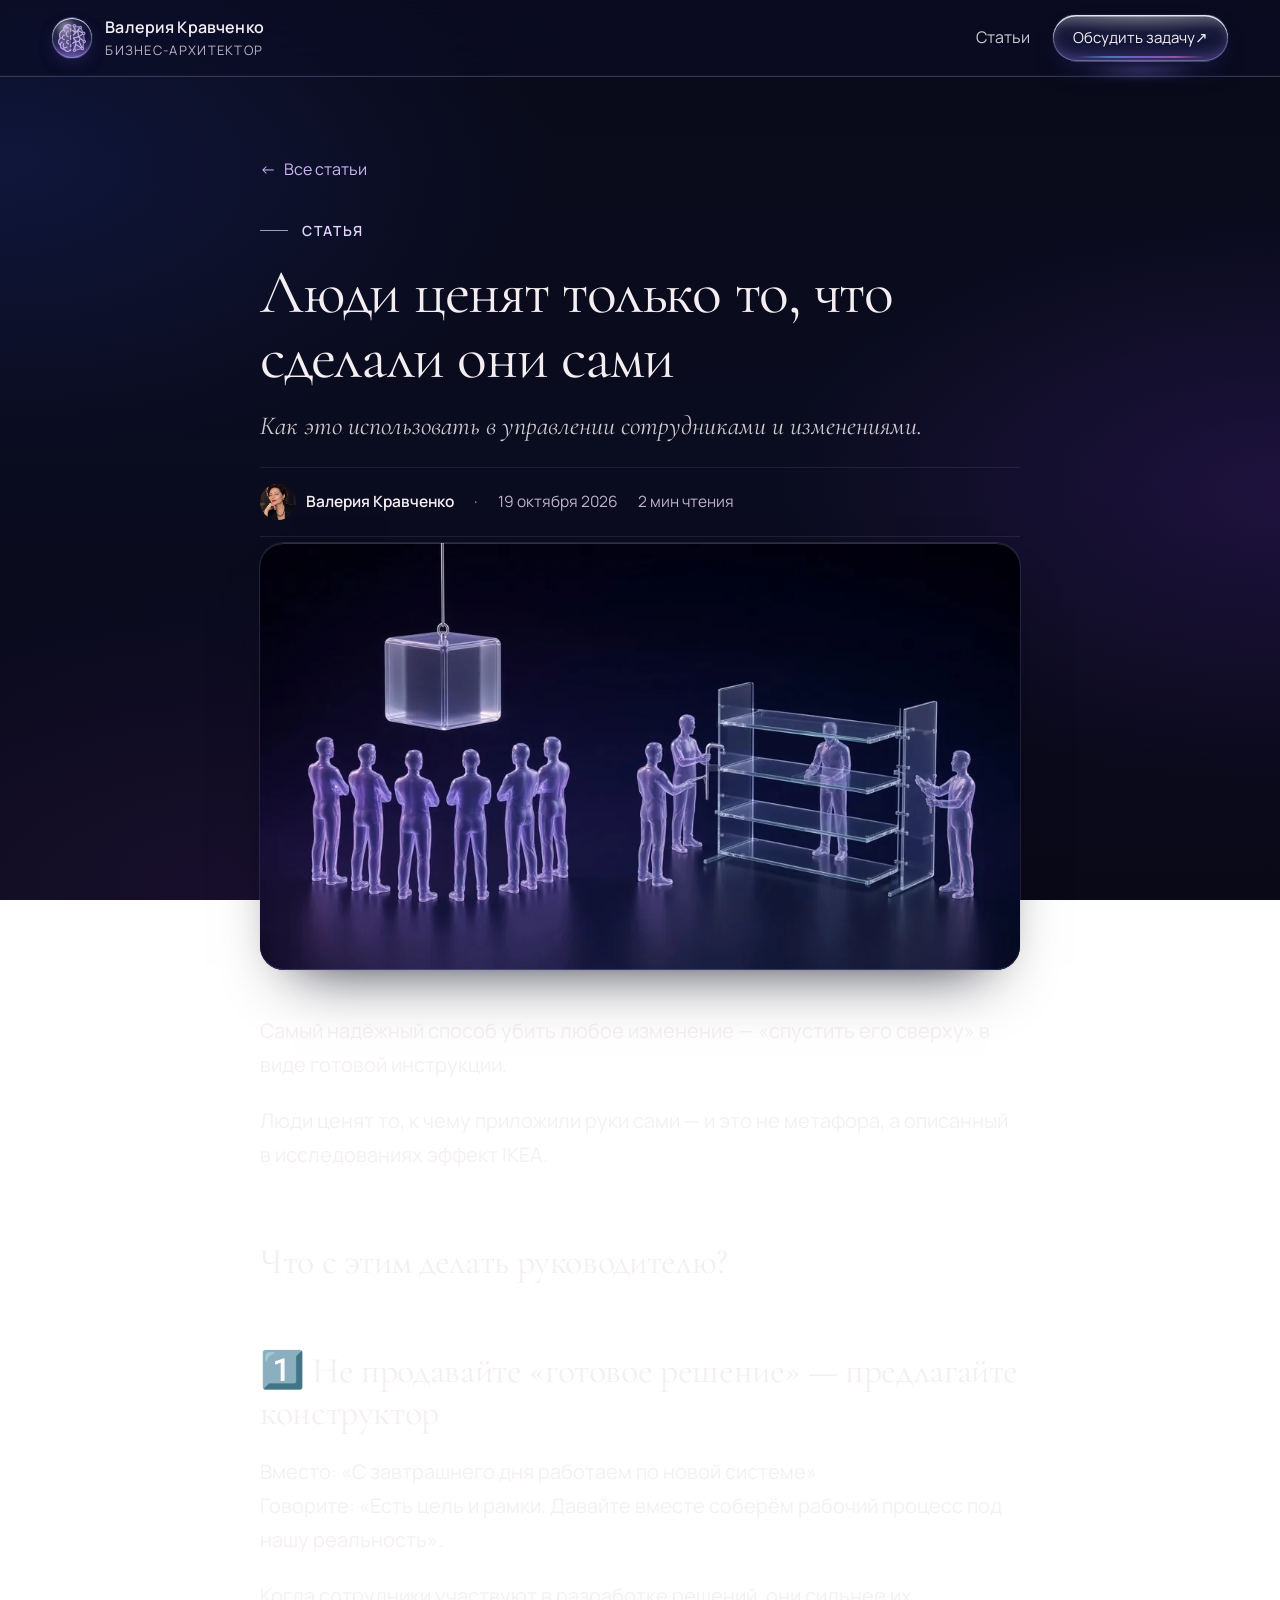
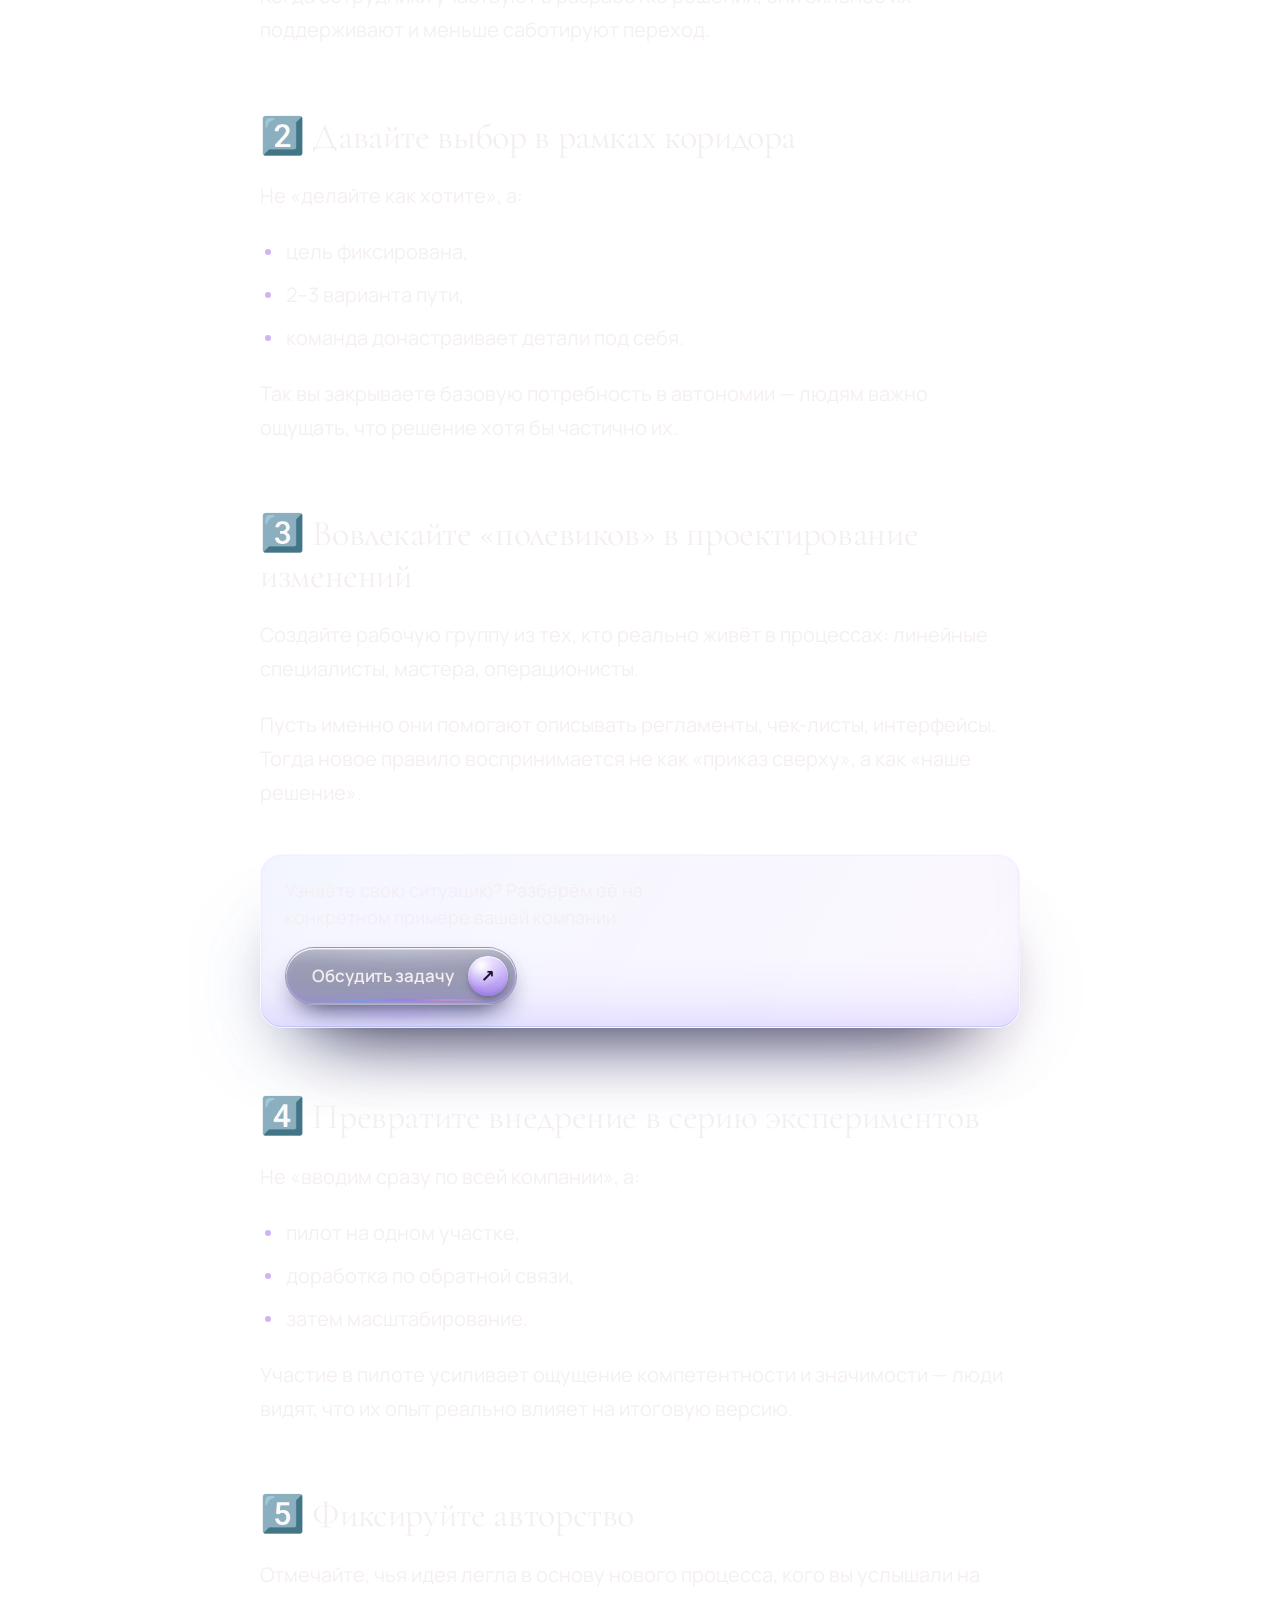
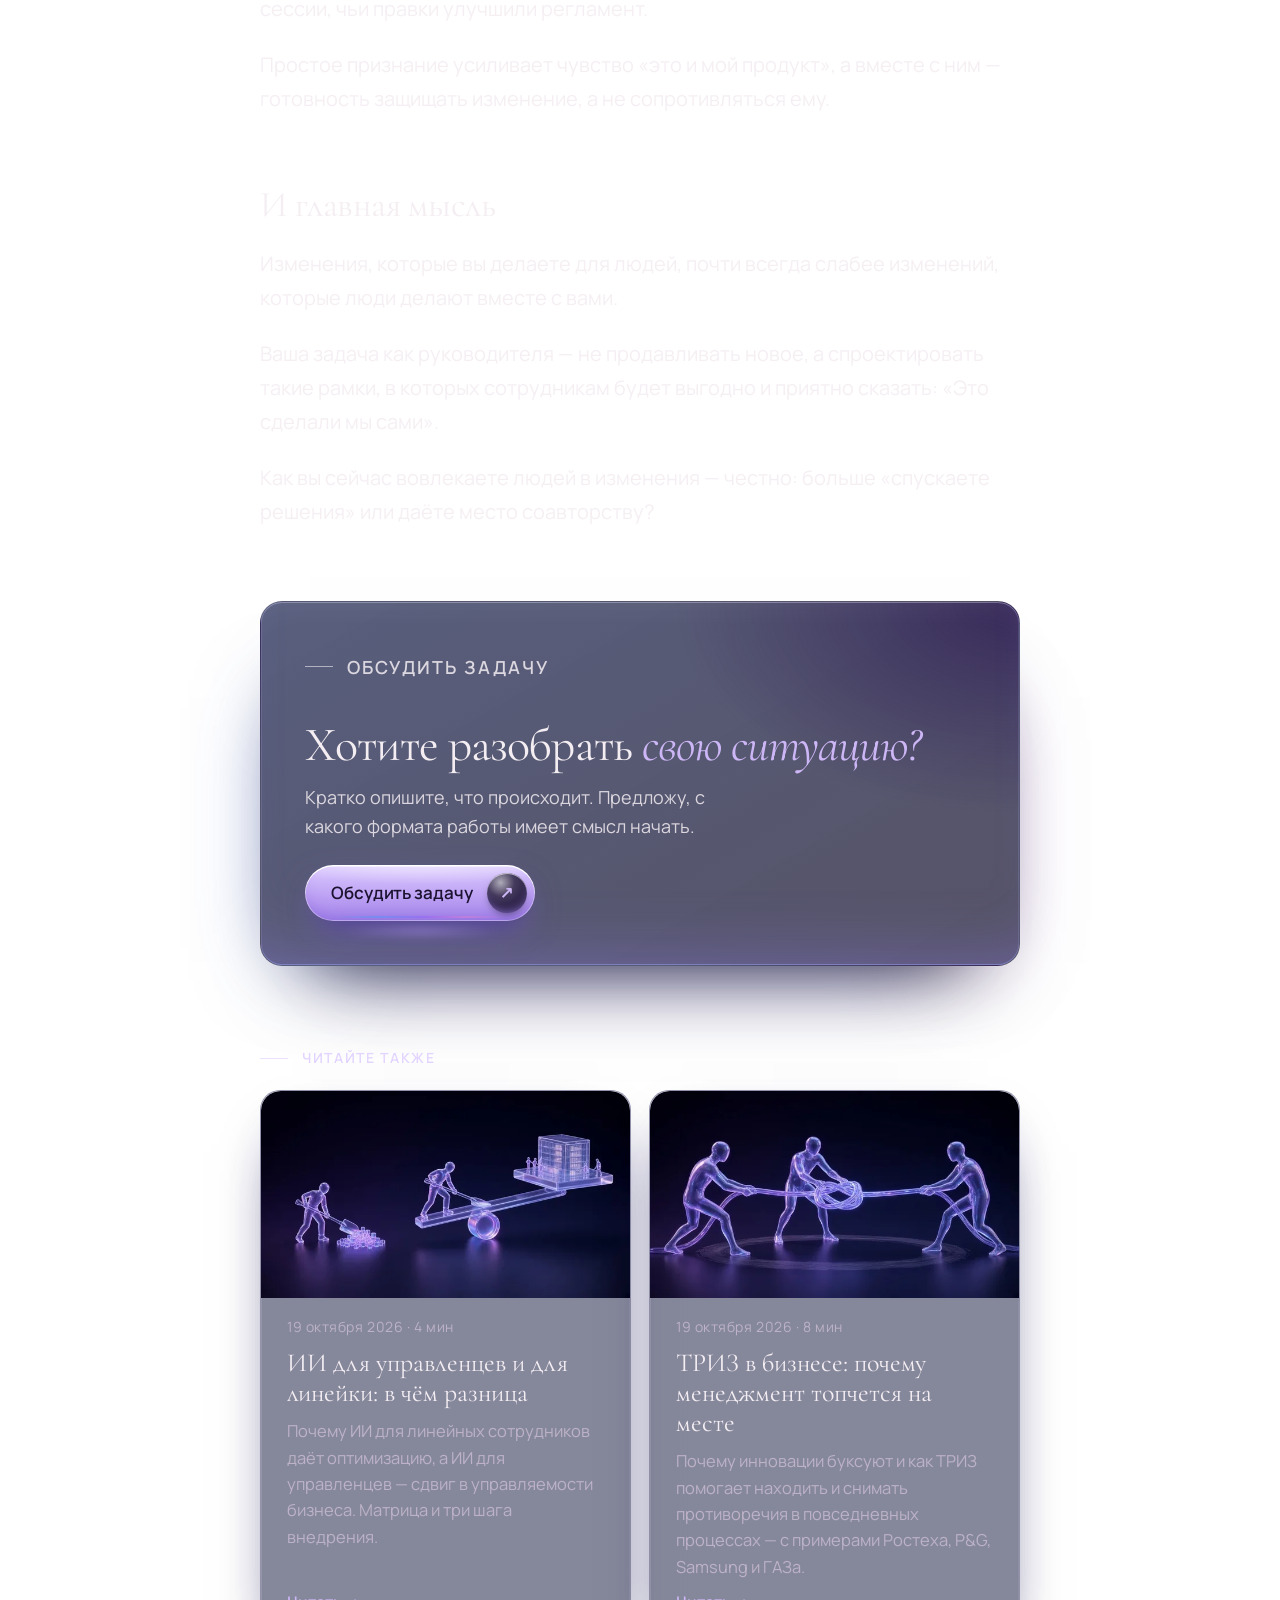
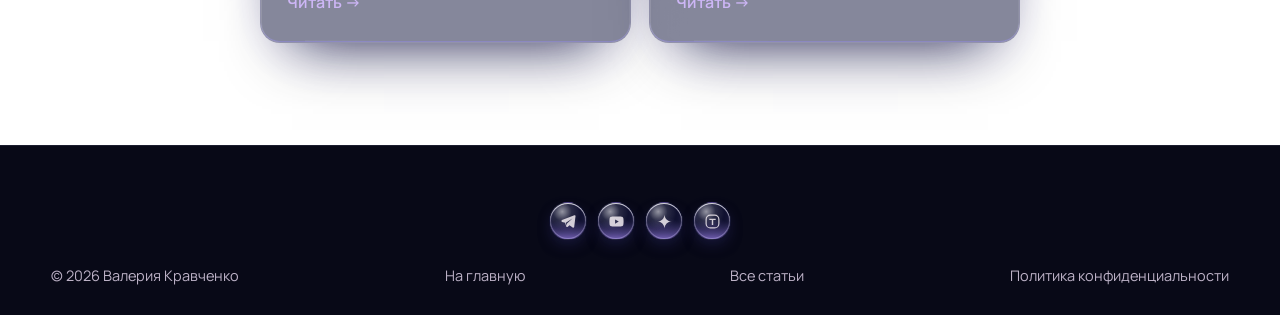
<file: stati/lyudi-tsenyat-sdelannoe-sami/index.html>
<!doctype html>
<html lang="ru">
<head>
<meta charset="utf-8">
<meta name="viewport" content="width=device-width, initial-scale=1, viewport-fit=cover">
<title>Люди ценят только то, что сделали они сами — Валерия Кравченко</title>
<meta name="description" content="Эффект IKEA в управлении изменениями: пять способов сделать так, чтобы команда защищала новое, а не саботировала его.">
<link rel="canonical" href="https://valeryka-hr.github.io/stati/lyudi-tsenyat-sdelannoe-sami/">
<meta name="theme-color" content="#120d18">
<link rel="icon" href="/favicon.ico" sizes="any">
<link rel="icon" href="/assets/img/favicon-32.png" type="image/png" sizes="32x32">
<link rel="apple-touch-icon" href="/assets/img/favicon-180.png">
<meta property="og:type" content="article">
<meta property="og:locale" content="ru_RU">
<meta property="og:site_name" content="Валерия Кравченко">
<meta property="og:title" content="Люди ценят только то, что сделали они сами">
<meta property="og:description" content="Эффект IKEA в управлении изменениями: пять способов сделать так, чтобы команда защищала новое, а не саботировала его.">
<meta property="og:url" content="https://valeryka-hr.github.io/stati/lyudi-tsenyat-sdelannoe-sami/">
<meta property="og:image" content="https://valeryka-hr.github.io/assets/img/ill/cover-lyudi-cenyat-og.jpg">
<meta name="twitter:card" content="summary_large_image">
<meta property="article:published_time" content="2026-10-19">
<script type="application/ld+json">{"@context": "https://schema.org", "@type": "Article", "headline": "Люди ценят только то, что сделали они сами", "datePublished": "2026-10-19", "author": {"@type": "Person", "name": "Валерия Кравченко"}, "description": "Эффект IKEA в управлении изменениями: пять способов сделать так, чтобы команда защищала новое, а не саботировала его.", "mainEntityOfPage": "https://valeryka-hr.github.io/stati/lyudi-tsenyat-sdelannoe-sami/"}</script>
<link rel="preconnect" href="https://fonts.googleapis.com">
<link rel="preconnect" href="https://fonts.gstatic.com" crossorigin>
<link href="https://fonts.googleapis.com/css2?family=Cormorant+Garamond:ital,wght@0,400;0,500;1,400;1,500&family=Manrope:wght@300;400;500;600&display=swap" rel="stylesheet">
<link rel="stylesheet" href="/assets/css/style.css?v=20261019f">
<link rel="stylesheet" href="/assets/css/article.css?v=20261019f">
</head>
<body class="art-page">
<a class="skip" href="#main">К содержимому</a>
<header class="header is-scrolled" id="top">
  <div class="wrap header__inner">
    <a class="brand" href="/" aria-label="Валерия Кравченко — на главную">
      <span class="brand__mark" aria-hidden="true"><img src="/assets/img/logo-lilac-96.webp" width="48" height="48" alt=""></span>
      <span class="brand__text"><strong>Валерия Кравченко</strong><small>Бизнес-архитектор</small></span>
    </a>
    <nav class="art-nav" aria-label="Навигация"><a href="/stati/">Статьи</a><a class="header__cta" href="/#contact">Обсудить задачу <span aria-hidden="true">↗</span></a></nav>
  </div>
</header>
<main id="main" class="art">
  <article class="wrap art__wrap">
    <a class="art__back" href="/stati/"><span aria-hidden="true">←</span> Все статьи</a>
    <header class="art__head">
      <p class="eyebrow">Статья</p>
      <h1>Люди ценят только то, что сделали они сами</h1>
      <p class="art__lede">Как это использовать в управлении сотрудниками и изменениями.</p>
      <p class="art__meta"><span class="art__by"><img src="/assets/img/about-560.webp" width="36" height="36" alt="" loading="lazy">Валерия Кравченко</span><time datetime="2026-10-19">19 октября 2026</time><span>2 мин чтения</span></p>
    </header>
    <figure class="art__cover"><img src="/assets/img/ill/cover-lyudi-cenyat-640.webp" srcset="/assets/img/ill/cover-lyudi-cenyat-640.webp 640w, /assets/img/ill/cover-lyudi-cenyat-1024.webp 1024w" sizes="(max-width:900px) 100vw, 860px" width="1024" height="576" alt="" fetchpriority="high" decoding="async"></figure>
    <div class="art__body">
      <p>Самый надёжный способ убить любое изменение — «спустить его сверху» в виде готовой инструкции.</p>
      <p>Люди ценят то, к чему приложили руки сами — и это не метафора, а описанный в исследованиях эффект IKEA.</p>
      <h2>Что с этим делать руководителю?</h2>
      <h2>1️⃣ Не продавайте «готовое решение» — предлагайте конструктор</h2>
      <p>Вместо: «С завтрашнего дня работаем по новой системе»<br>Говорите: «Есть цель и рамки. Давайте вместе соберём рабочий процесс под нашу реальность».</p>
      <p>Когда сотрудники участвуют в разработке решений, они сильнее их поддерживают и меньше саботируют переход.</p>
      <h2>2️⃣ Давайте выбор в рамках коридора</h2>
      <p>Не «делайте как хотите», а:</p>
      <ul><li>цель фиксирована,</li><li>2–3 варианта пути,</li><li>команда донастраивает детали под себя.</li></ul>
      <p>Так вы закрываете базовую потребность в автономии — людям важно ощущать, что решение хотя бы частично их.</p>
      <h2>3️⃣ Вовлекайте «полевиков» в проектирование изменений</h2>
      <p>Создайте рабочую группу из тех, кто реально живёт в процессах: линейные специалисты, мастера, операционисты.</p>
      <p>Пусть именно они помогают описывать регламенты, чек-листы, интерфейсы. Тогда новое правило воспринимается не как «приказ сверху», а как «наше решение».</p>
      <aside class="art-cta art-cta--mid" aria-label="Обсудить задачу"><p>Узнаёте свою ситуацию? Разберём её на конкретном примере вашей компании.</p><a class="btn btn--ghost" href="/?topic=%D0%9F%D1%80%D0%BE%D1%86%D0%B5%D1%81%D1%81%D1%8B%20%D0%B8%20%D1%83%D0%BF%D1%80%D0%B0%D0%B2%D0%BB%D0%B5%D0%BD%D0%B8%D0%B5#contact">Обсудить задачу <span class="btn__dot" aria-hidden="true">↗</span></a></aside>
      <h2>4️⃣ Превратите внедрение в серию экспериментов</h2>
      <p>Не «вводим сразу по всей компании», а:</p>
      <ul><li>пилот на одном участке,</li><li>доработка по обратной связи,</li><li>затем масштабирование.</li></ul>
      <p>Участие в пилоте усиливает ощущение компетентности и значимости — люди видят, что их опыт реально влияет на итоговую версию.</p>
      <h2>5️⃣ Фиксируйте авторство</h2>
      <p>Отмечайте, чья идея легла в основу нового процесса, кого вы услышали на сессии, чьи правки улучшили регламент.</p>
      <p>Простое признание усиливает чувство «это и мой продукт», а вместе с ним — готовность защищать изменение, а не сопротивляться ему.</p>
      <h2>И главная мысль</h2>
      <p>Изменения, которые вы делаете для людей, почти всегда слабее изменений, которые люди делают вместе с вами.</p>
      <p>Ваша задача как руководителя — не продавливать новое, а спроектировать такие рамки, в которых сотрудникам будет выгодно и приятно сказать: «Это сделали мы сами».</p>
      <p>Как вы сейчас вовлекаете людей в изменения — честно: больше «спускаете решения» или даёте место соавторству?</p>
    </div>
    <section class="art-cta art-cta--final" aria-labelledby="cta-t">
      <p class="eyebrow">Обсудить задачу</p>
      <h2 id="cta-t">Хотите разобрать <em>свою ситуацию?</em></h2>
      <p>Кратко опишите, что происходит. Предложу, с какого формата работы имеет смысл начать.</p>
      <a class="btn btn--primary" href="/?topic=%D0%9F%D1%80%D0%BE%D1%86%D0%B5%D1%81%D1%81%D1%8B%20%D0%B8%20%D1%83%D0%BF%D1%80%D0%B0%D0%B2%D0%BB%D0%B5%D0%BD%D0%B8%D0%B5#contact">Обсудить задачу <span class="btn__dot" aria-hidden="true">↗</span></a>
    </section>
    <nav class="art-more" aria-label="Читайте также">
      <p class="eyebrow">Читайте также</p>
      <div class="reads__grid reads__grid--2">
        <a class="read" href="/stati/ii-dlya-upravlentsev-i-lineyki/"><span class="read__img read__img--cover"><img src="/assets/img/ill/cover-ii-upravlency-640.webp" srcset="/assets/img/ill/cover-ii-upravlency-640.webp 640w, /assets/img/ill/cover-ii-upravlency-1024.webp 1024w" sizes="(max-width:760px) 100vw, 400px" width="1024" height="576" alt="" loading="lazy" decoding="async"></span><small>19 октября 2026 · 4 мин</small><b>ИИ для управленцев и для линейки: в чём разница</b><p>Почему ИИ для линейных сотрудников даёт оптимизацию, а ИИ для управленцев — сдвиг в управляемости бизнеса. Матрица и три шага внедрения.</p><span>Читать →</span></a><a class="read" href="/stati/triz-v-biznese/"><span class="read__img read__img--cover"><img src="/assets/img/ill/cover-triz-640.webp" srcset="/assets/img/ill/cover-triz-640.webp 640w, /assets/img/ill/cover-triz-1024.webp 1024w" sizes="(max-width:760px) 100vw, 400px" width="1024" height="576" alt="" loading="lazy" decoding="async"></span><small>19 октября 2026 · 8 мин</small><b>ТРИЗ в бизнесе: почему менеджмент топчется на месте</b><p>Почему инновации буксуют и как ТРИЗ помогает находить и снимать противоречия в повседневных процессах — с примерами Ростеха, P&amp;G, Samsung и ГАЗа.</p><span>Читать →</span></a>
      </div>
    </nav>
  </article>
</main>
<footer class="footer">
  <div class="wrap art-social"><div class="social" aria-label="Соцсети и каналы">
    <a href="https://t.me/neuro_progressor" target="_blank" rel="noopener" aria-label="Telegram-канал «НейроПрогрессор»" title="Telegram-канал"><svg viewBox="0 0 24 24" aria-hidden="true"><path fill="currentColor" d="M21.94 4.3a1.2 1.2 0 0 0-1.62-1.04L2.84 10.03c-1.17.46-1.1 2.14.1 2.5l4.27 1.3 1.62 5.13c.3.95 1.49 1.25 2.2.55l2.37-2.31 4.43 3.26c.82.6 1.99.15 2.2-.84L21.94 4.3Zm-4.06 3.2-7.95 7.18-.31 3.3-1.33-4.24 9.17-5.98c.35-.23.72.24.42.53Z"/></svg></a>
    <a href="https://youtube.com/@neuro_progressor" target="_blank" rel="noopener" aria-label="YouTube-канал" title="YouTube"><svg viewBox="0 0 24 24" aria-hidden="true"><path fill="currentColor" d="M21.6 7.2a2.6 2.6 0 0 0-1.8-1.8C18.2 5 12 5 12 5s-6.2 0-7.8.4A2.6 2.6 0 0 0 2.4 7.2 27 27 0 0 0 2 12a27 27 0 0 0 .4 4.8 2.6 2.6 0 0 0 1.8 1.8C5.8 19 12 19 12 19s6.2 0 7.8-.4a2.6 2.6 0 0 0 1.8-1.8A27 27 0 0 0 22 12a27 27 0 0 0-.4-4.8ZM10 15V9l5.2 3L10 15Z"/></svg></a>
    <a href="https://dzen.ru/neuro_progressor" target="_blank" rel="noopener" aria-label="Канал в Дзене" title="Дзен"><svg viewBox="0 0 24 24" aria-hidden="true"><path fill="currentColor" d="M12 2c.2 5.6 4.4 9.8 10 10-5.6.2-9.8 4.4-10 10-.2-5.6-4.4-9.8-10-10 5.6-.2 9.8-4.4 10-10Z"/></svg></a>
    <a href="https://tenchat.ru/4873677" target="_blank" rel="noopener" aria-label="Профиль в TenChat" title="TenChat"><svg viewBox="0 0 24 24" aria-hidden="true"><rect x="3" y="3" width="18" height="18" rx="6" fill="none" stroke="currentColor" stroke-width="1.7"/><path fill="currentColor" d="M7.5 8h9v2h-3.5v7h-2v-7H7.5z"/></svg></a>
  </div></div>
  <div class="wrap footer__bottom art-foot"><span>© 2026 Валерия Кравченко</span><a href="/">На главную</a><a href="/stati/">Все статьи</a><a href="/privacy.html">Политика конфиденциальности</a></div>
</footer>
</body>
</html>
</file>
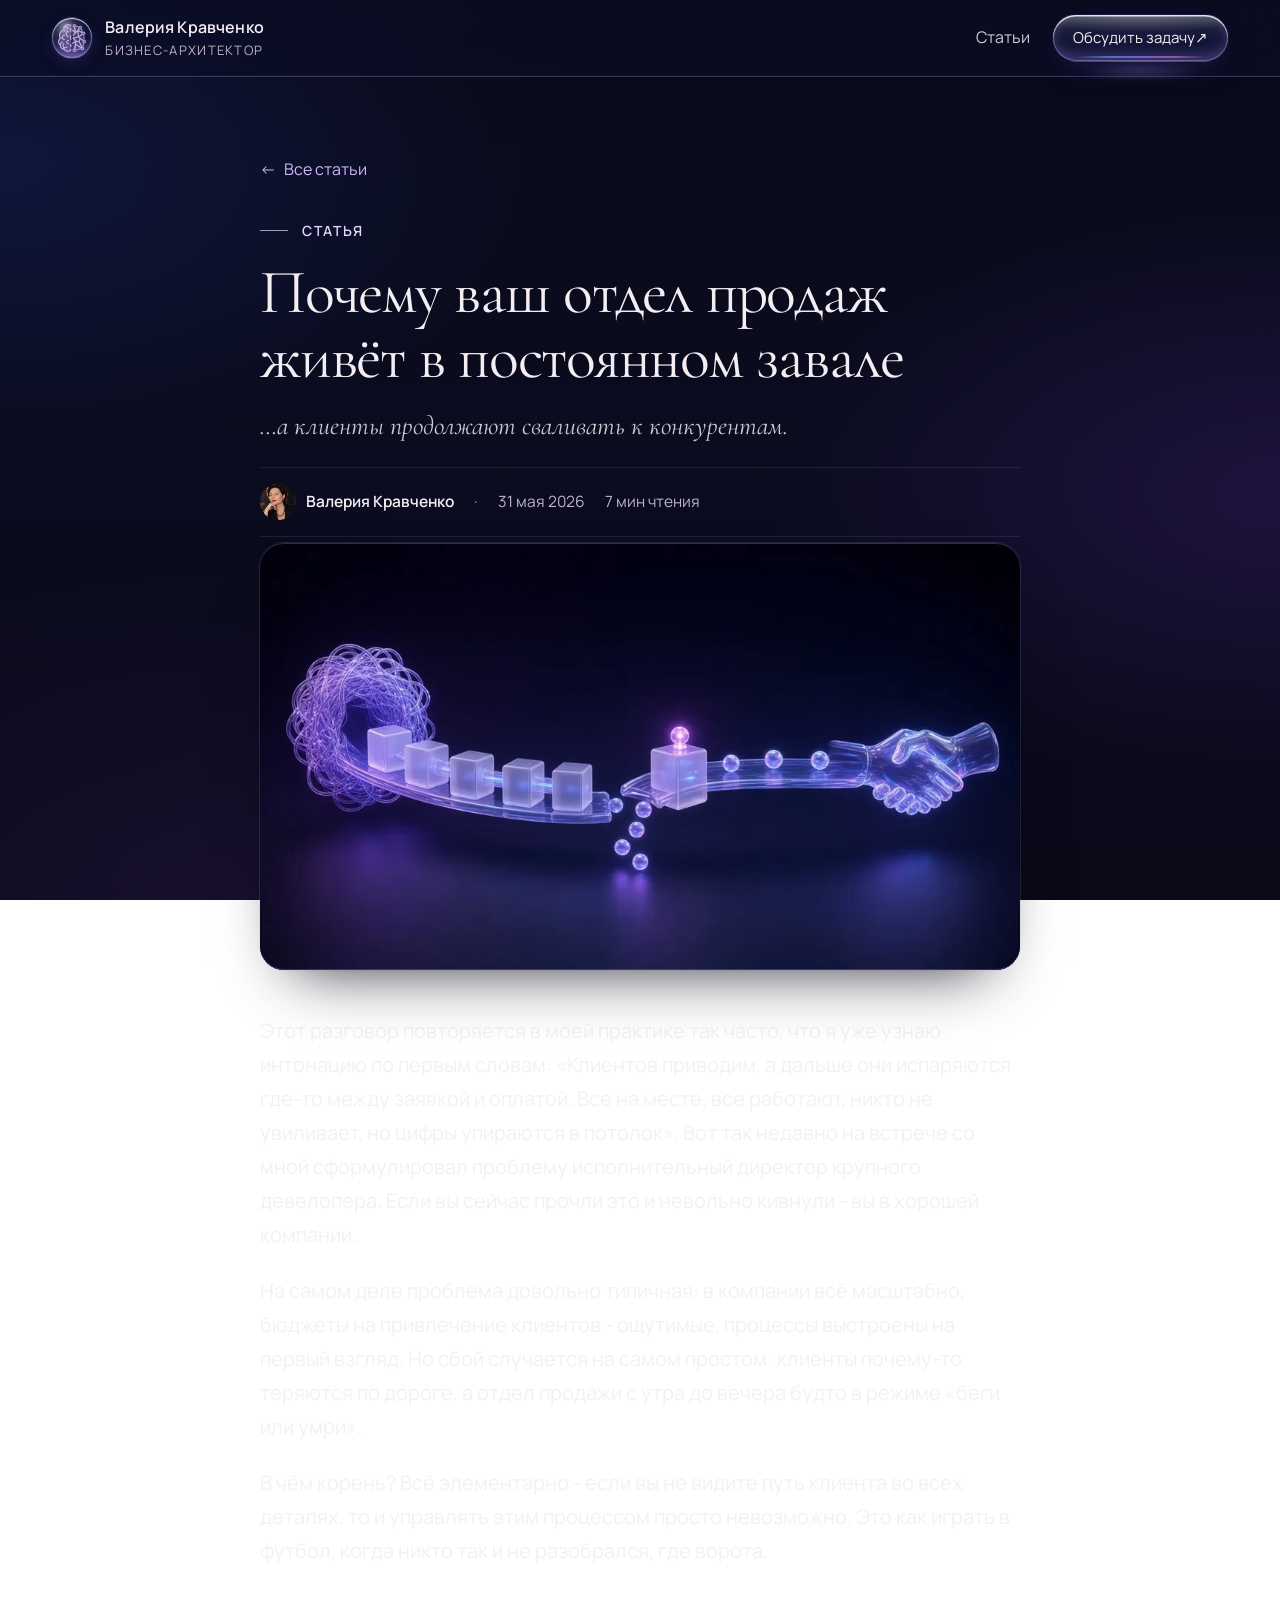
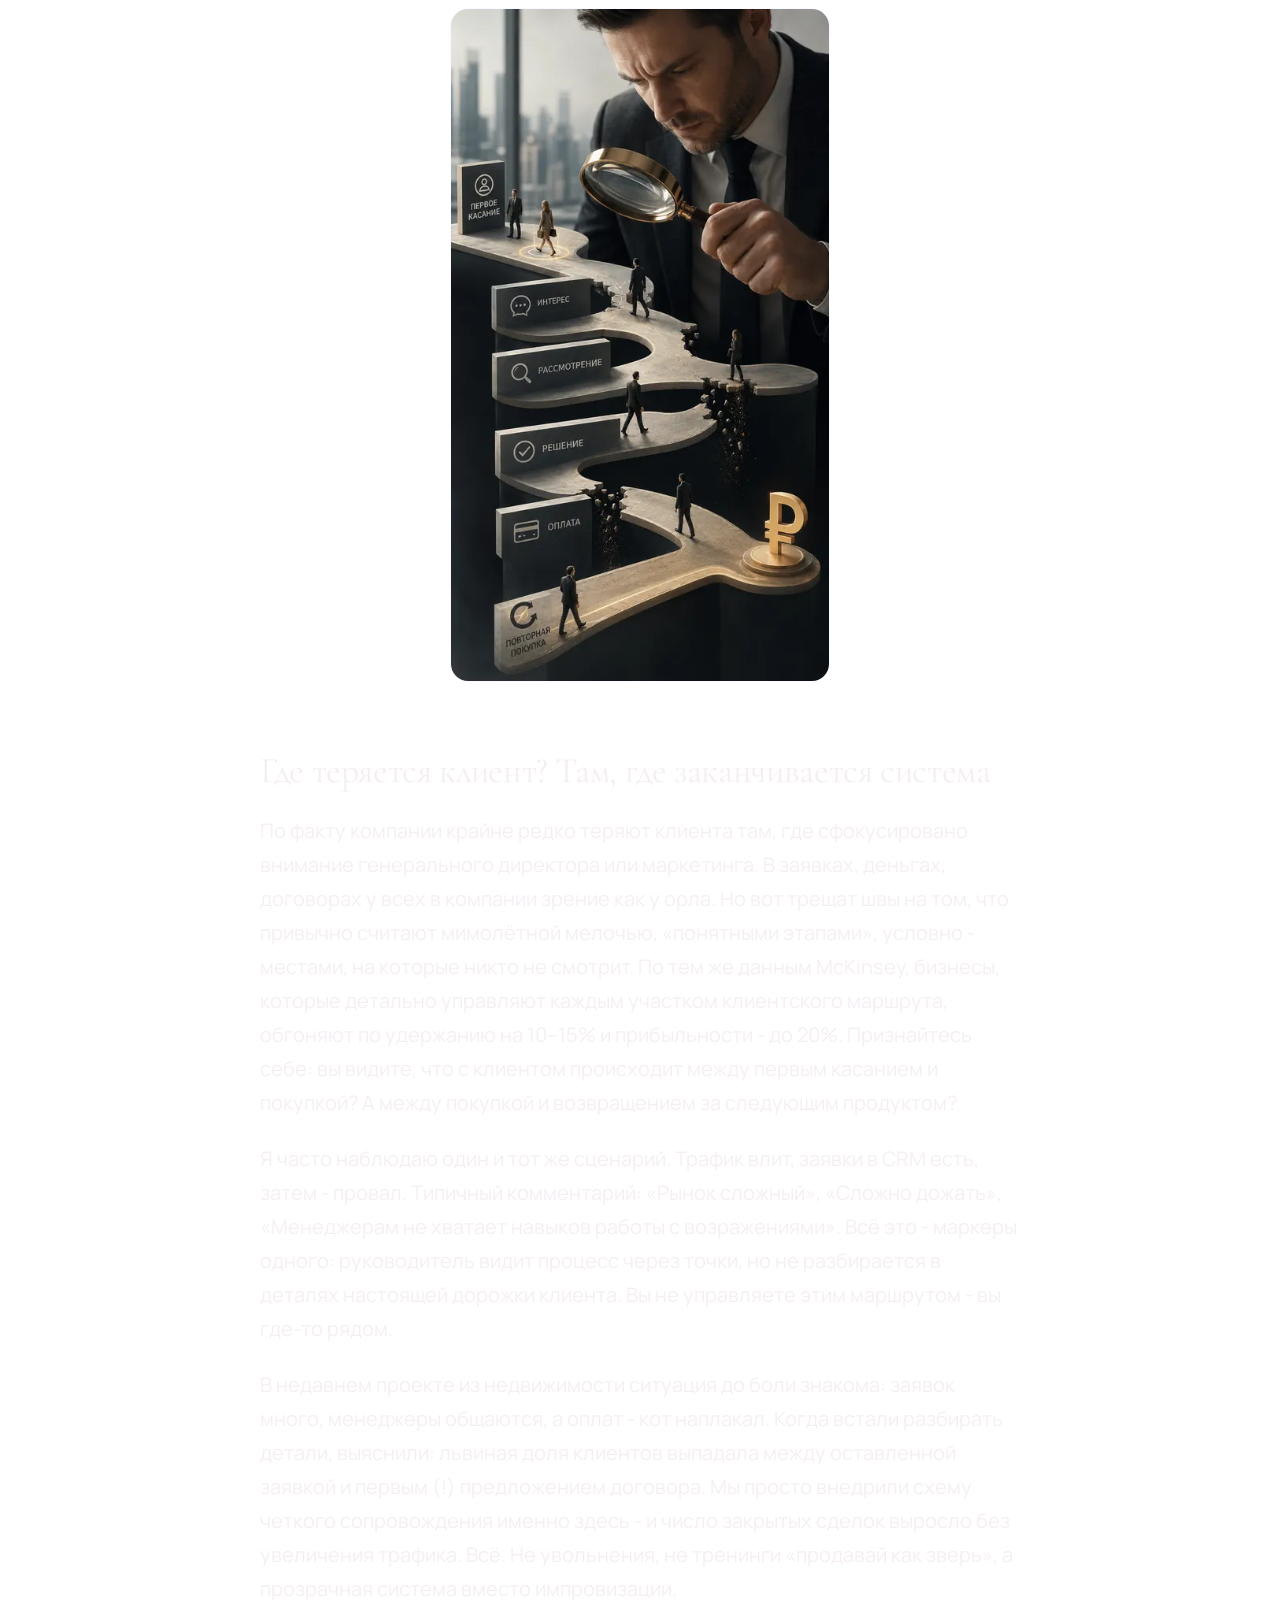
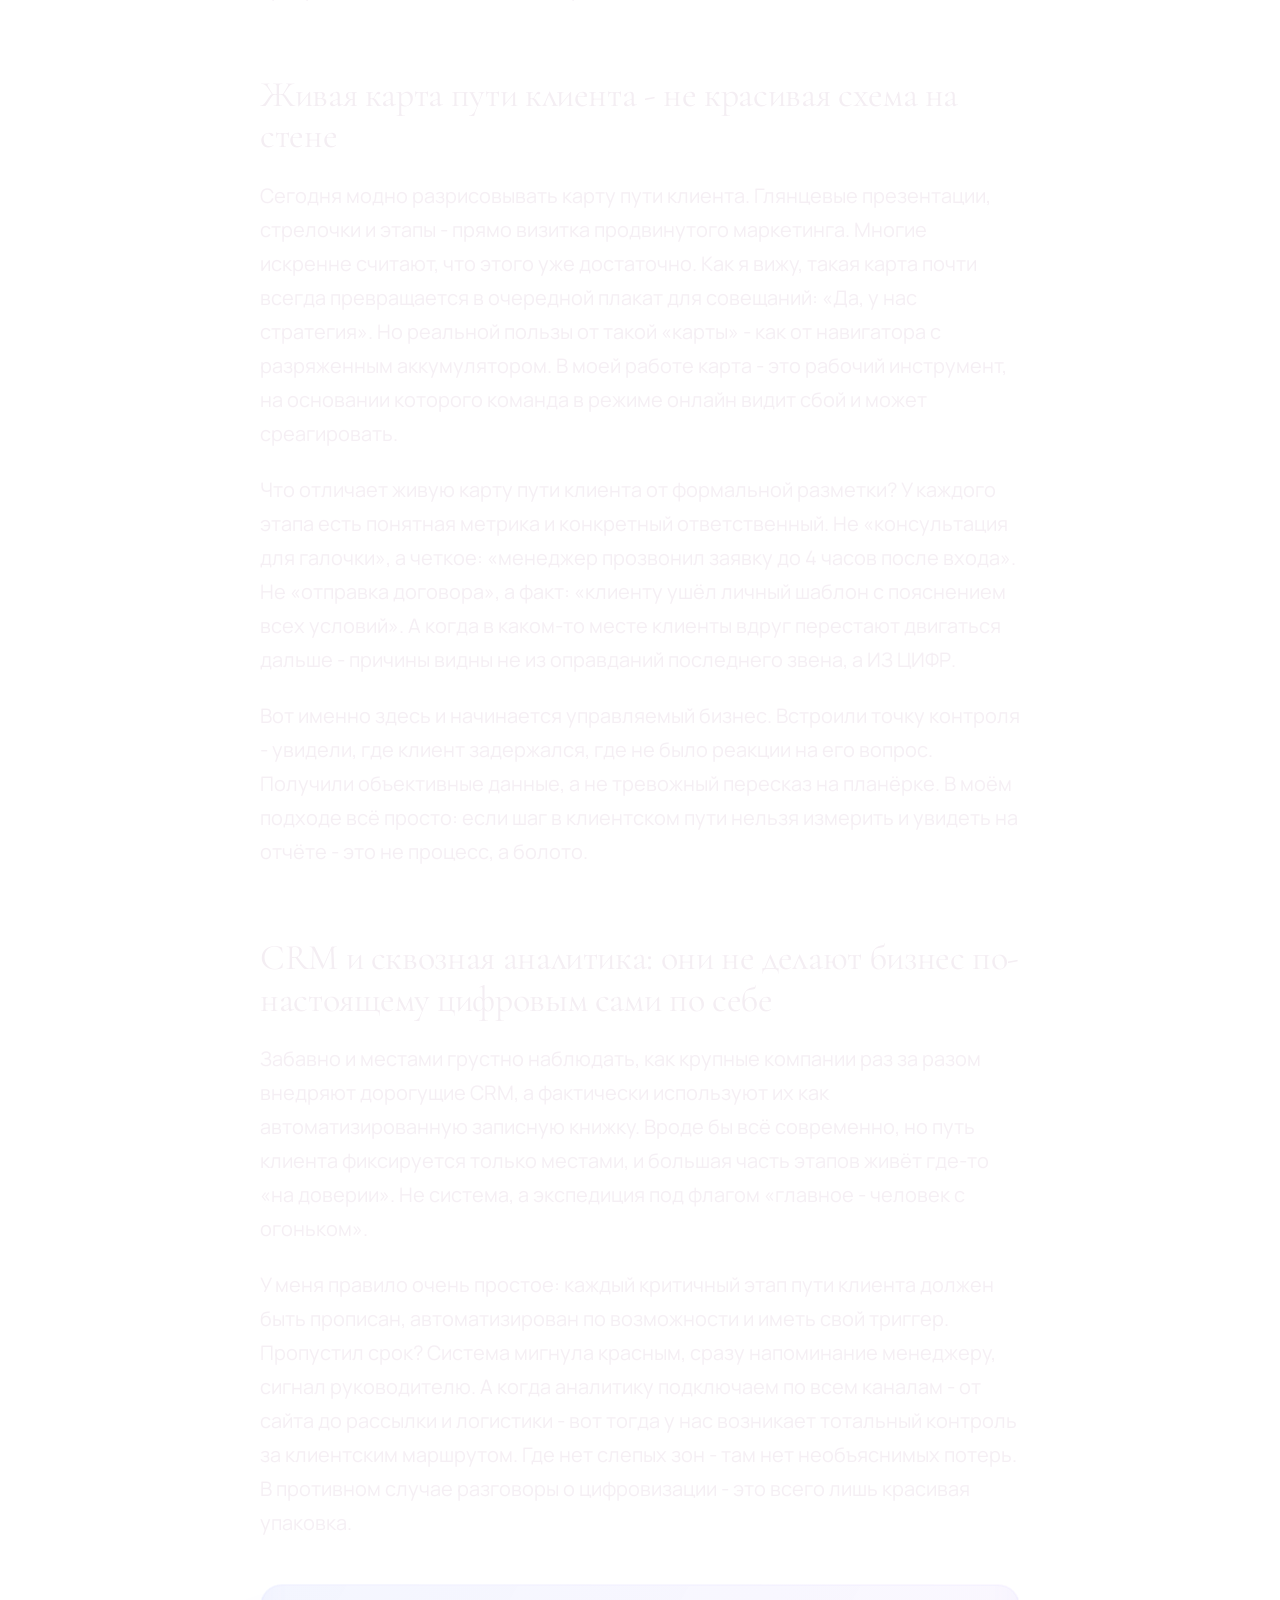
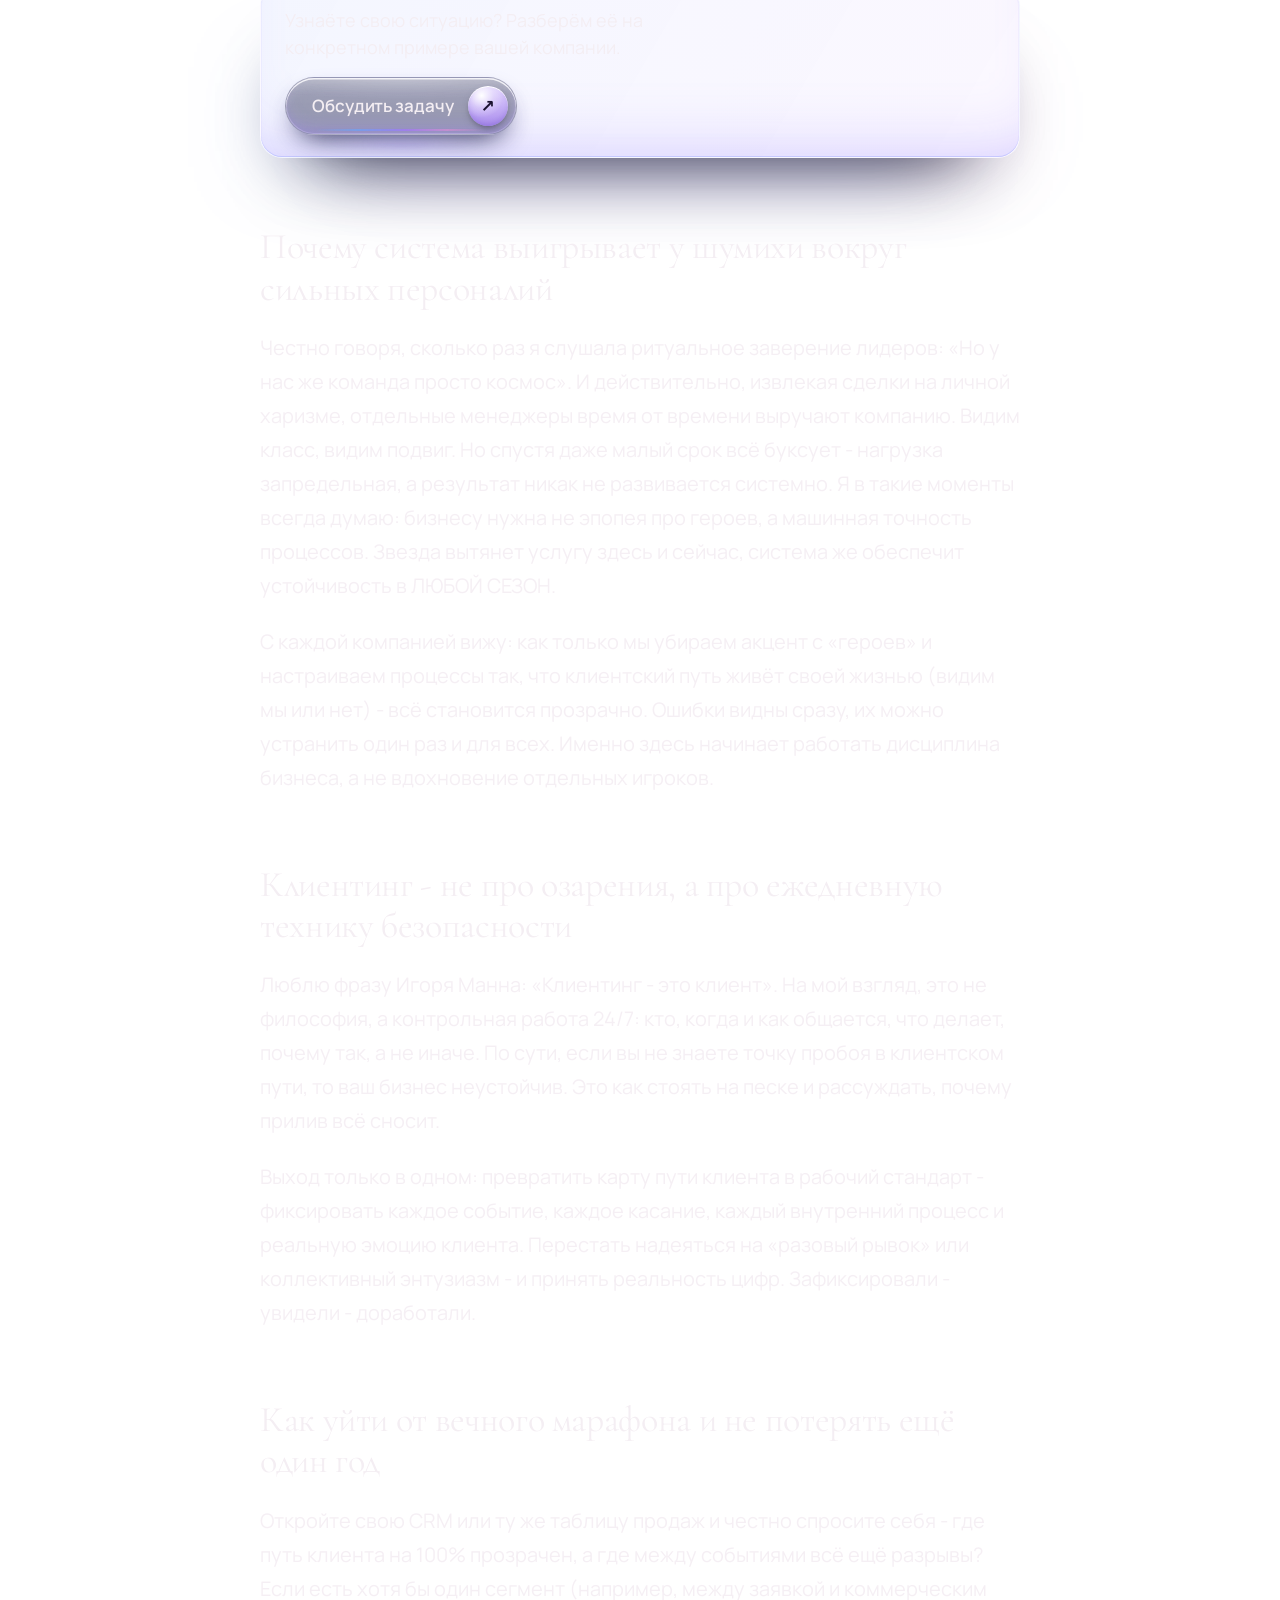
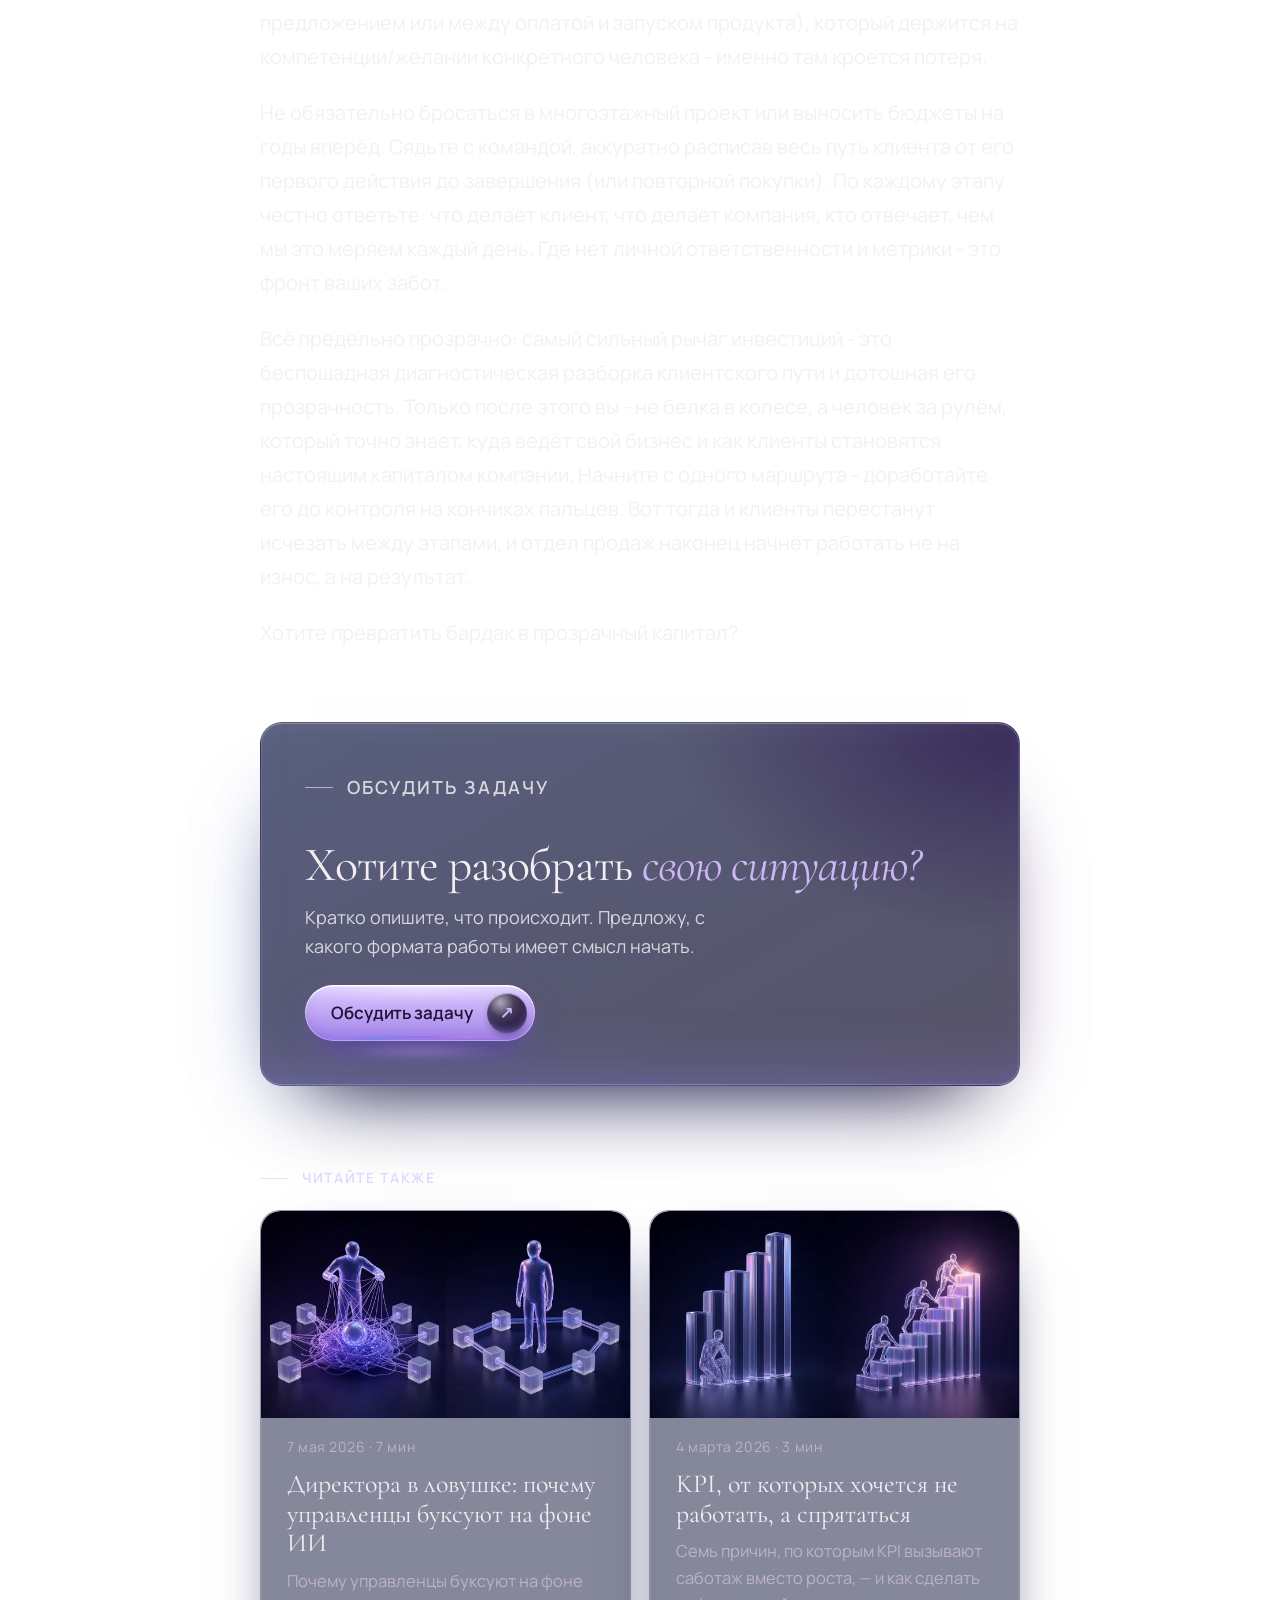
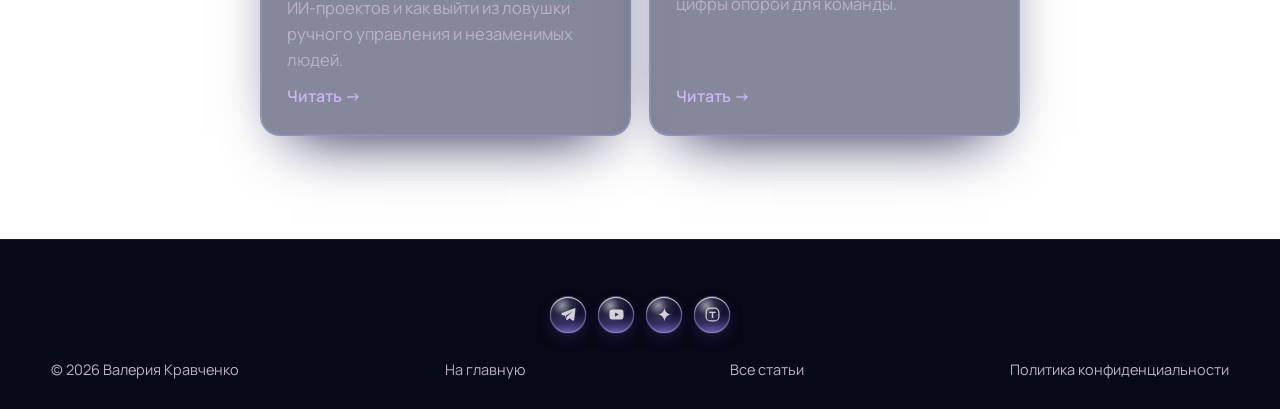
<file: stati/otdel-prodazh-v-zavale/index.html>
<!doctype html>
<html lang="ru">
<head>
<meta charset="utf-8">
<meta name="viewport" content="width=device-width, initial-scale=1, viewport-fit=cover">
<title>Почему ваш отдел продаж живёт в постоянном завале — Валерия Кравченко</title>
<meta name="description" content="Где теряется клиент между заявкой и оплатой и как живая карта пути клиента делает продажи управляемыми.">
<link rel="canonical" href="https://valeryka-hr.github.io/stati/otdel-prodazh-v-zavale/">
<meta name="theme-color" content="#120d18">
<link rel="icon" href="/favicon.ico" sizes="any">
<link rel="icon" href="/assets/img/favicon-32.png" type="image/png" sizes="32x32">
<link rel="apple-touch-icon" href="/assets/img/favicon-180.png">
<meta property="og:type" content="article">
<meta property="og:locale" content="ru_RU">
<meta property="og:site_name" content="Валерия Кравченко">
<meta property="og:title" content="Почему ваш отдел продаж живёт в постоянном завале">
<meta property="og:description" content="Где теряется клиент между заявкой и оплатой и как живая карта пути клиента делает продажи управляемыми.">
<meta property="og:url" content="https://valeryka-hr.github.io/stati/otdel-prodazh-v-zavale/">
<meta property="og:image" content="https://valeryka-hr.github.io/assets/img/ill/cover-otdel-prodazh-og.jpg">
<meta name="twitter:card" content="summary_large_image">
<meta property="article:published_time" content="2026-05-31">
<script type="application/ld+json">{"@context": "https://schema.org", "@type": "Article", "headline": "Почему ваш отдел продаж живёт в постоянном завале", "datePublished": "2026-05-31", "author": {"@type": "Person", "name": "Валерия Кравченко"}, "description": "Где теряется клиент между заявкой и оплатой и как живая карта пути клиента делает продажи управляемыми.", "mainEntityOfPage": "https://valeryka-hr.github.io/stati/otdel-prodazh-v-zavale/"}</script>
<link rel="preconnect" href="https://fonts.googleapis.com">
<link rel="preconnect" href="https://fonts.gstatic.com" crossorigin>
<link href="https://fonts.googleapis.com/css2?family=Cormorant+Garamond:ital,wght@0,400;0,500;1,400;1,500&family=Manrope:wght@300;400;500;600&display=swap" rel="stylesheet">
<link rel="stylesheet" href="/assets/css/style.css?v=20261019f">
<link rel="stylesheet" href="/assets/css/article.css?v=20261019f">
</head>
<body class="art-page">
<a class="skip" href="#main">К содержимому</a>
<header class="header is-scrolled" id="top">
  <div class="wrap header__inner">
    <a class="brand" href="/" aria-label="Валерия Кравченко — на главную">
      <span class="brand__mark" aria-hidden="true"><img src="/assets/img/logo-lilac-96.webp" width="48" height="48" alt=""></span>
      <span class="brand__text"><strong>Валерия Кравченко</strong><small>Бизнес-архитектор</small></span>
    </a>
    <nav class="art-nav" aria-label="Навигация"><a href="/stati/">Статьи</a><a class="header__cta" href="/#contact">Обсудить задачу <span aria-hidden="true">↗</span></a></nav>
  </div>
</header>
<main id="main" class="art">
  <article class="wrap art__wrap">
    <a class="art__back" href="/stati/"><span aria-hidden="true">←</span> Все статьи</a>
    <header class="art__head">
      <p class="eyebrow">Статья</p>
      <h1>Почему ваш отдел продаж живёт в постоянном завале</h1>
      <p class="art__lede">…а клиенты продолжают сваливать к конкурентам.</p>
      <p class="art__meta"><span class="art__by"><img src="/assets/img/about-560.webp" width="36" height="36" alt="" loading="lazy">Валерия Кравченко</span><time datetime="2026-05-31">31 мая 2026</time><span>7 мин чтения</span></p>
    </header>
    <figure class="art__cover"><img src="/assets/img/ill/cover-otdel-prodazh-640.webp" srcset="/assets/img/ill/cover-otdel-prodazh-640.webp 640w, /assets/img/ill/cover-otdel-prodazh-1024.webp 1024w" sizes="(max-width:900px) 100vw, 860px" width="1024" height="576" alt="" fetchpriority="high" decoding="async"></figure>
    <div class="art__body">
      <p>Этот разговор повторяется в моей практике так часто, что я уже узнаю интонацию по первым словам: «Клиентов приводим, а дальше они испаряются где-то между заявкой и оплатой. Все на месте, все работают, никто не увиливает, но цифры упираются в потолок». Вот так недавно на встрече со мной сформулировал проблему исполнительный директор крупного девелопера. Если вы сейчас прочли это и невольно кивнули - вы в хорошей компании.</p>
      <p>На самом деле проблема довольно типичная: в компании всё масштабно, бюджеты на привлечение клиентов - ощутимые, процессы выстроены на первый взгляд. Но сбой случается на самом простом: клиенты почему-то теряются по дороге, а отдел продажи с утра до вечера будто в режиме «беги или умри».</p>
      <p>В чём корень? Всё элементарно - если вы не видите путь клиента во всех деталях, то и управлять этим процессом просто невозможно. Это как играть в футбол, когда никто так и не разобрался, где ворота.</p>
      <figure class="art__fig art__fig--tall"><img src="/assets/img/stati/otdel-prodazh-v-zavale-1-720.webp" srcset="/assets/img/stati/otdel-prodazh-v-zavale-1-480.webp 480w, /assets/img/stati/otdel-prodazh-v-zavale-1-720.webp 720w" sizes="(max-width: 760px) 70vw, 300px" width="720" height="1279" alt="Комикс: если ты не видишь путь клиента — ты им не управляешь" loading="lazy" decoding="async"></figure>
      <h2>Где теряется клиент? Там, где заканчивается система</h2>
      <p>По факту компании крайне редко теряют клиента там, где сфокусировано внимание генерального директора или маркетинга. В заявках, деньгах, договорах у всех в компании зрение как у орла. Но вот трещат швы на том, что привычно считают мимолётной мелочью, «понятными этапами», условно - местами, на которые никто не смотрит. По тем же данным McKinsey, бизнесы, которые детально управляют каждым участком клиентского маршрута, обгоняют по удержанию на 10–15% и прибыльности - до 20%. Признайтесь себе: вы видите, что с клиентом происходит между первым касанием и покупкой? А между покупкой и возвращением за следующим продуктом?</p>
      <p>Я часто наблюдаю один и тот же сценарий. Трафик влит, заявки в CRM есть, затем - провал. Типичный комментарий: «Рынок сложный», «Сложно дожать», «Менеджерам не хватает навыков работы с возражениями». Всё это - маркеры одного: руководитель видит процесс через точки, но не разбирается в деталях настоящей дорожки клиента. Вы не управляете этим маршрутом - вы где-то рядом.</p>
      <p>В недавнем проекте из недвижимости ситуация до боли знакома: заявок много, менеджеры общаются, а оплат - кот наплакал. Когда встали разбирать детали, выяснили: львиная доля клиентов выпадала между оставленной заявкой и первым (!) предложением договора. Мы просто внедрили схему четкого сопровождения именно здесь - и число закрытых сделок выросло без увеличения трафика. Всё. Не увольнения, не тренинги «продавай как зверь», а прозрачная система вместо импровизации.</p>
      <h2>Живая карта пути клиента - не красивая схема на стене</h2>
      <p>Сегодня модно разрисовывать карту пути клиента. Глянцевые презентации, стрелочки и этапы - прямо визитка продвинутого маркетинга. Многие искренне считают, что этого уже достаточно. Как я вижу, такая карта почти всегда превращается в очередной плакат для совещаний: «Да, у нас стратегия». Но реальной пользы от такой «карты» - как от навигатора с разряженным аккумулятором. В моей работе карта - это рабочий инструмент, на основании которого команда в режиме онлайн видит сбой и может среагировать.</p>
      <p>Что отличает живую карту пути клиента от формальной разметки? У каждого этапа есть понятная метрика и конкретный ответственный. Не «консультация для галочки», а четкое: «менеджер прозвонил заявку до 4 часов после входа». Не «отправка договора», а факт: «клиенту ушёл личный шаблон с пояснением всех условий». А когда в каком-то месте клиенты вдруг перестают двигаться дальше - причины видны не из оправданий последнего звена, а ИЗ ЦИФР.</p>
      <p>Вот именно здесь и начинается управляемый бизнес. Встроили точку контроля - увидели, где клиент задержался, где не было реакции на его вопрос. Получили объективные данные, а не тревожный пересказ на планёрке. В моём подходе всё просто: если шаг в клиентском пути нельзя измерить и увидеть на отчёте - это не процесс, а болото.</p>
      <h2>CRM и сквозная аналитика: они не делают бизнес по-настоящему цифровым сами по себе</h2>
      <p>Забавно и местами грустно наблюдать, как крупные компании раз за разом внедряют дорогущие CRM, а фактически используют их как автоматизированную записную книжку. Вроде бы всё современно, но путь клиента фиксируется только местами, и большая часть этапов живёт где-то «на доверии». Не система, а экспедиция под флагом «главное - человек с огоньком».</p>
      <p>У меня правило очень простое: каждый критичный этап пути клиента должен быть прописан, автоматизирован по возможности и иметь свой триггер. Пропустил срок? Система мигнула красным, сразу напоминание менеджеру, сигнал руководителю. А когда аналитику подключаем по всем каналам - от сайта до рассылки и логистики - вот тогда у нас возникает тотальный контроль за клиентским маршрутом. Где нет слепых зон - там нет необъяснимых потерь. В противном случае разговоры о цифровизации - это всего лишь красивая упаковка.</p>
      <aside class="art-cta art-cta--mid" aria-label="Обсудить задачу"><p>Узнаёте свою ситуацию? Разберём её на конкретном примере вашей компании.</p><a class="btn btn--ghost" href="/?topic=%D0%94%D0%B8%D0%B0%D0%B3%D0%BD%D0%BE%D1%81%D1%82%D0%B8%D1%87%D0%B5%D1%81%D0%BA%D0%B0%D1%8F%20%D1%81%D0%B5%D1%81%D1%81%D0%B8%D1%8F#contact">Обсудить задачу <span class="btn__dot" aria-hidden="true">↗</span></a></aside>
      <h2>Почему система выигрывает у шумихи вокруг сильных персоналий</h2>
      <p>Честно говоря, сколько раз я слушала ритуальное заверение лидеров: «Но у нас же команда просто космос». И действительно, извлекая сделки на личной харизме, отдельные менеджеры время от времени выручают компанию. Видим класс, видим подвиг. Но спустя даже малый срок всё буксует - нагрузка запредельная, а результат никак не развивается системно. Я в такие моменты всегда думаю: бизнесу нужна не эпопея про героев, а машинная точность процессов. Звезда вытянет услугу здесь и сейчас, система же обеспечит устойчивость в ЛЮБОЙ СЕЗОН.</p>
      <p>С каждой компанией вижу: как только мы убираем акцент с «героев» и настраиваем процессы так, что клиентский путь живёт своей жизнью (видим мы или нет) - всё становится прозрачно. Ошибки видны сразу, их можно устранить один раз и для всех. Именно здесь начинает работать дисциплина бизнеса, а не вдохновение отдельных игроков.</p>
      <h2>Клиентинг - не про озарения, а про ежедневную технику безопасности</h2>
      <p>Люблю фразу Игоря Манна: «Клиентинг - это клиент». На мой взгляд, это не философия, а контрольная работа 24/7: кто, когда и как общается, что делает, почему так, а не иначе. По сути, если вы не знаете точку пробоя в клиентском пути, то ваш бизнес неустойчив. Это как стоять на песке и рассуждать, почему прилив всё сносит.</p>
      <p>Выход только в одном: превратить карту пути клиента в рабочий стандарт - фиксировать каждое событие, каждое касание, каждый внутренний процесс и реальную эмоцию клиента. Перестать надеяться на «разовый рывок» или коллективный энтузиазм - и принять реальность цифр. Зафиксировали - увидели - доработали.</p>
      <h2>Как уйти от вечного марафона и не потерять ещё один год</h2>
      <p>Откройте свою CRM или ту же таблицу продаж и честно спросите себя - где путь клиента на 100% прозрачен, а где между событиями всё ещё разрывы? Если есть хотя бы один сегмент (например, между заявкой и коммерческим предложением или между оплатой и запуском продукта), который держится на компетенции/желании конкретного человека - именно там кроется потеря.</p>
      <p>Не обязательно бросаться в многоэтажный проект или выносить бюджеты на годы вперёд. Сядьте с командой, аккуратно расписав весь путь клиента от его первого действия до завершения (или повторной покупки). По каждому этапу честно ответьте: что делает клиент, что делает компания, кто отвечает, чем мы это меряем каждый день. Где нет личной ответственности и метрики - это фронт ваших забот.</p>
      <p>Всё предельно прозрачно: самый сильный рычаг инвестиций - это беспощадная диагностическая разборка клиентского пути и дотошная его прозрачность. Только после этого вы - не белка в колесе, а человек за рулём, который точно знает, куда ведёт свой бизнес и как клиенты становятся настоящим капиталом компании. Начните с одного маршрута - доработайте его до контроля на кончиках пальцев. Вот тогда и клиенты перестанут исчезать между этапами, и отдел продаж наконец начнёт работать не на износ, а на результат.</p>
      <p>Хотите превратить бардак в прозрачный капитал?</p>
    </div>
    <section class="art-cta art-cta--final" aria-labelledby="cta-t">
      <p class="eyebrow">Обсудить задачу</p>
      <h2 id="cta-t">Хотите разобрать <em>свою ситуацию?</em></h2>
      <p>Кратко опишите, что происходит. Предложу, с какого формата работы имеет смысл начать.</p>
      <a class="btn btn--primary" href="/?topic=%D0%94%D0%B8%D0%B0%D0%B3%D0%BD%D0%BE%D1%81%D1%82%D0%B8%D1%87%D0%B5%D1%81%D0%BA%D0%B0%D1%8F%20%D1%81%D0%B5%D1%81%D1%81%D0%B8%D1%8F#contact">Обсудить задачу <span class="btn__dot" aria-hidden="true">↗</span></a>
    </section>
    <nav class="art-more" aria-label="Читайте также">
      <p class="eyebrow">Читайте также</p>
      <div class="reads__grid reads__grid--2">
        <a class="read" href="/stati/direktora-v-lovushke/"><span class="read__img read__img--cover"><img src="/assets/img/ill/cover-direktora-640.webp" srcset="/assets/img/ill/cover-direktora-640.webp 640w, /assets/img/ill/cover-direktora-1024.webp 1024w" sizes="(max-width:760px) 100vw, 400px" width="1024" height="576" alt="" loading="lazy" decoding="async"></span><small>7 мая 2026 · 7 мин</small><b>Директора в ловушке: почему управленцы буксуют на фоне ИИ</b><p>Почему управленцы буксуют на фоне ИИ-проектов и как выйти из ловушки ручного управления и незаменимых людей.</p><span>Читать →</span></a><a class="read" href="/stati/kpi-ot-kotoryh-hochetsya-spryatatsya/"><span class="read__img read__img--cover"><img src="/assets/img/ill/cover-kpi-640.webp" srcset="/assets/img/ill/cover-kpi-640.webp 640w, /assets/img/ill/cover-kpi-1024.webp 1024w" sizes="(max-width:760px) 100vw, 400px" width="1024" height="576" alt="" loading="lazy" decoding="async"></span><small>4 марта 2026 · 3 мин</small><b>KPI, от которых хочется не работать, а спрятаться</b><p>Семь причин, по которым KPI вызывают саботаж вместо роста, — и как сделать цифры опорой для команды.</p><span>Читать →</span></a>
      </div>
    </nav>
  </article>
</main>
<footer class="footer">
  <div class="wrap art-social"><div class="social" aria-label="Соцсети и каналы">
    <a href="https://t.me/neuro_progressor" target="_blank" rel="noopener" aria-label="Telegram-канал «НейроПрогрессор»" title="Telegram-канал"><svg viewBox="0 0 24 24" aria-hidden="true"><path fill="currentColor" d="M21.94 4.3a1.2 1.2 0 0 0-1.62-1.04L2.84 10.03c-1.17.46-1.1 2.14.1 2.5l4.27 1.3 1.62 5.13c.3.95 1.49 1.25 2.2.55l2.37-2.31 4.43 3.26c.82.6 1.99.15 2.2-.84L21.94 4.3Zm-4.06 3.2-7.95 7.18-.31 3.3-1.33-4.24 9.17-5.98c.35-.23.72.24.42.53Z"/></svg></a>
    <a href="https://youtube.com/@neuro_progressor" target="_blank" rel="noopener" aria-label="YouTube-канал" title="YouTube"><svg viewBox="0 0 24 24" aria-hidden="true"><path fill="currentColor" d="M21.6 7.2a2.6 2.6 0 0 0-1.8-1.8C18.2 5 12 5 12 5s-6.2 0-7.8.4A2.6 2.6 0 0 0 2.4 7.2 27 27 0 0 0 2 12a27 27 0 0 0 .4 4.8 2.6 2.6 0 0 0 1.8 1.8C5.8 19 12 19 12 19s6.2 0 7.8-.4a2.6 2.6 0 0 0 1.8-1.8A27 27 0 0 0 22 12a27 27 0 0 0-.4-4.8ZM10 15V9l5.2 3L10 15Z"/></svg></a>
    <a href="https://dzen.ru/neuro_progressor" target="_blank" rel="noopener" aria-label="Канал в Дзене" title="Дзен"><svg viewBox="0 0 24 24" aria-hidden="true"><path fill="currentColor" d="M12 2c.2 5.6 4.4 9.8 10 10-5.6.2-9.8 4.4-10 10-.2-5.6-4.4-9.8-10-10 5.6-.2 9.8-4.4 10-10Z"/></svg></a>
    <a href="https://tenchat.ru/4873677" target="_blank" rel="noopener" aria-label="Профиль в TenChat" title="TenChat"><svg viewBox="0 0 24 24" aria-hidden="true"><rect x="3" y="3" width="18" height="18" rx="6" fill="none" stroke="currentColor" stroke-width="1.7"/><path fill="currentColor" d="M7.5 8h9v2h-3.5v7h-2v-7H7.5z"/></svg></a>
  </div></div>
  <div class="wrap footer__bottom art-foot"><span>© 2026 Валерия Кравченко</span><a href="/">На главную</a><a href="/stati/">Все статьи</a><a href="/privacy.html">Политика конфиденциальности</a></div>
</footer>
</body>
</html>
</file>
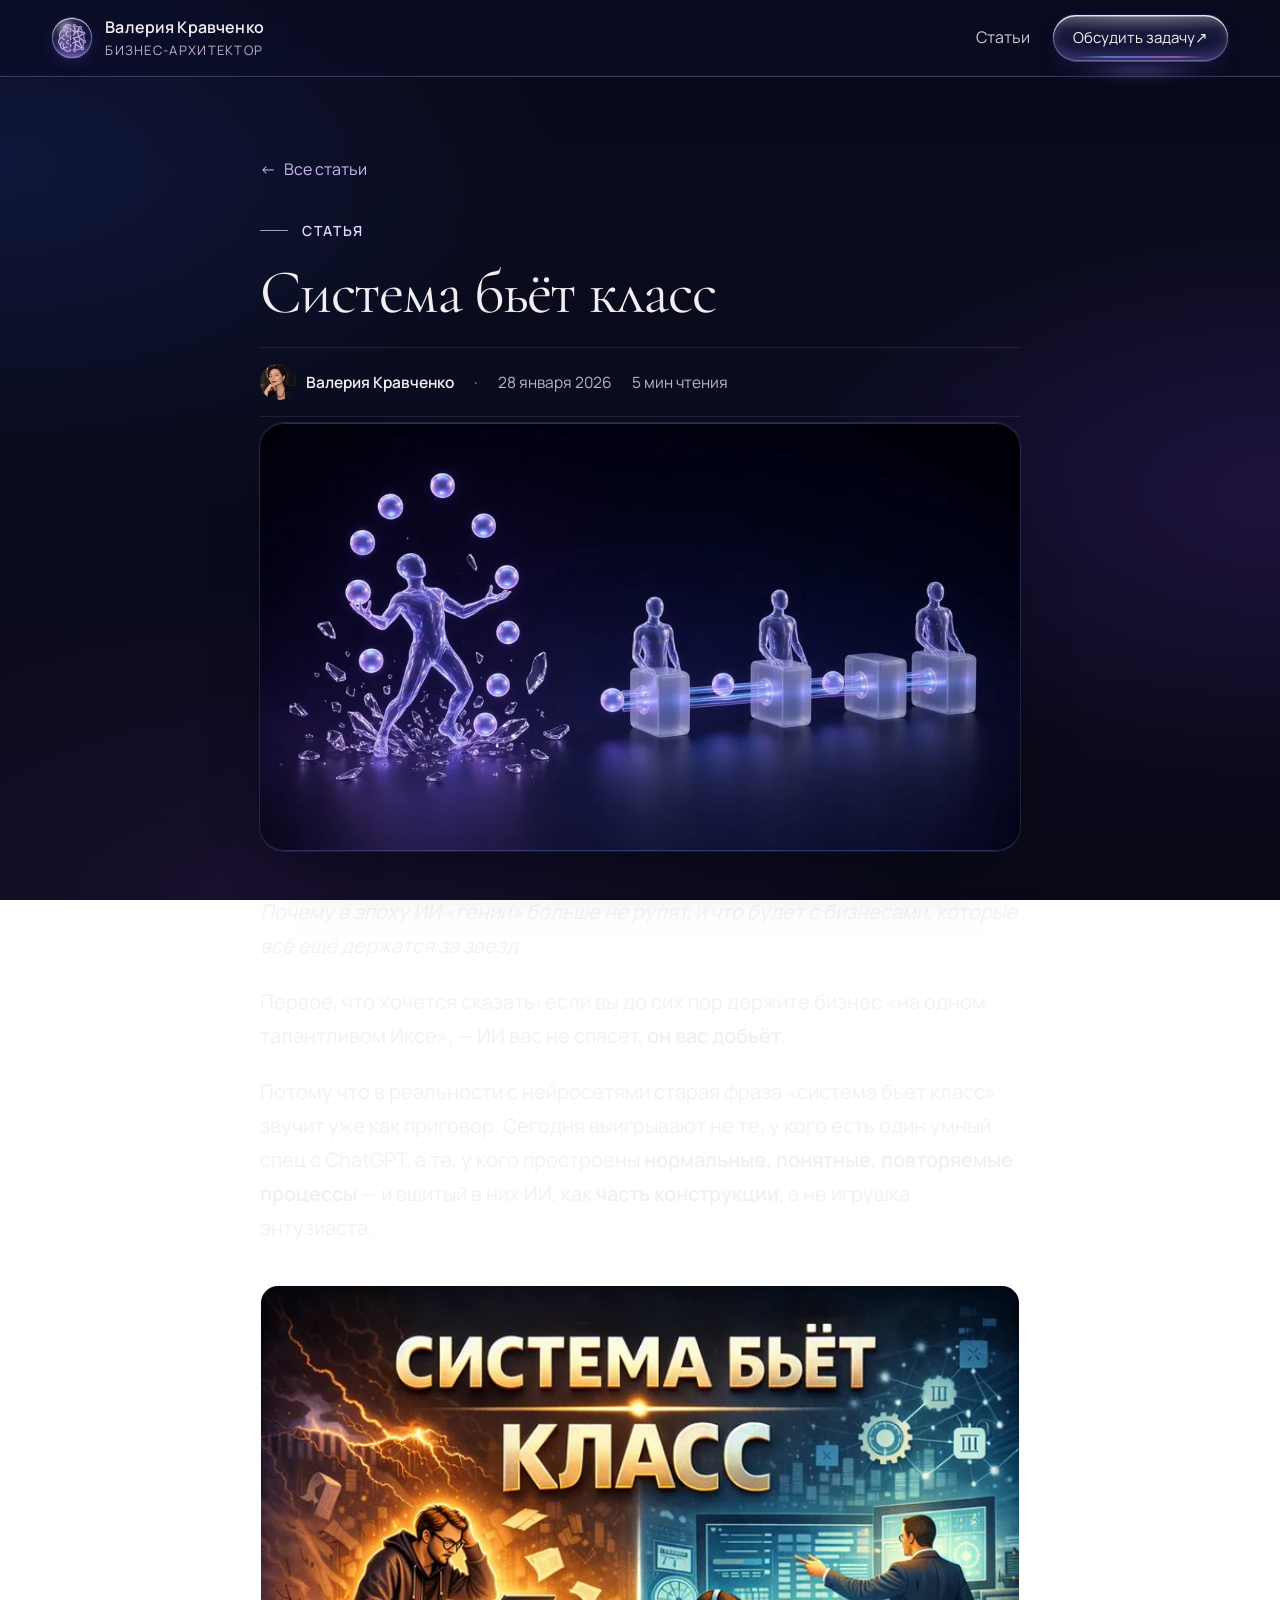
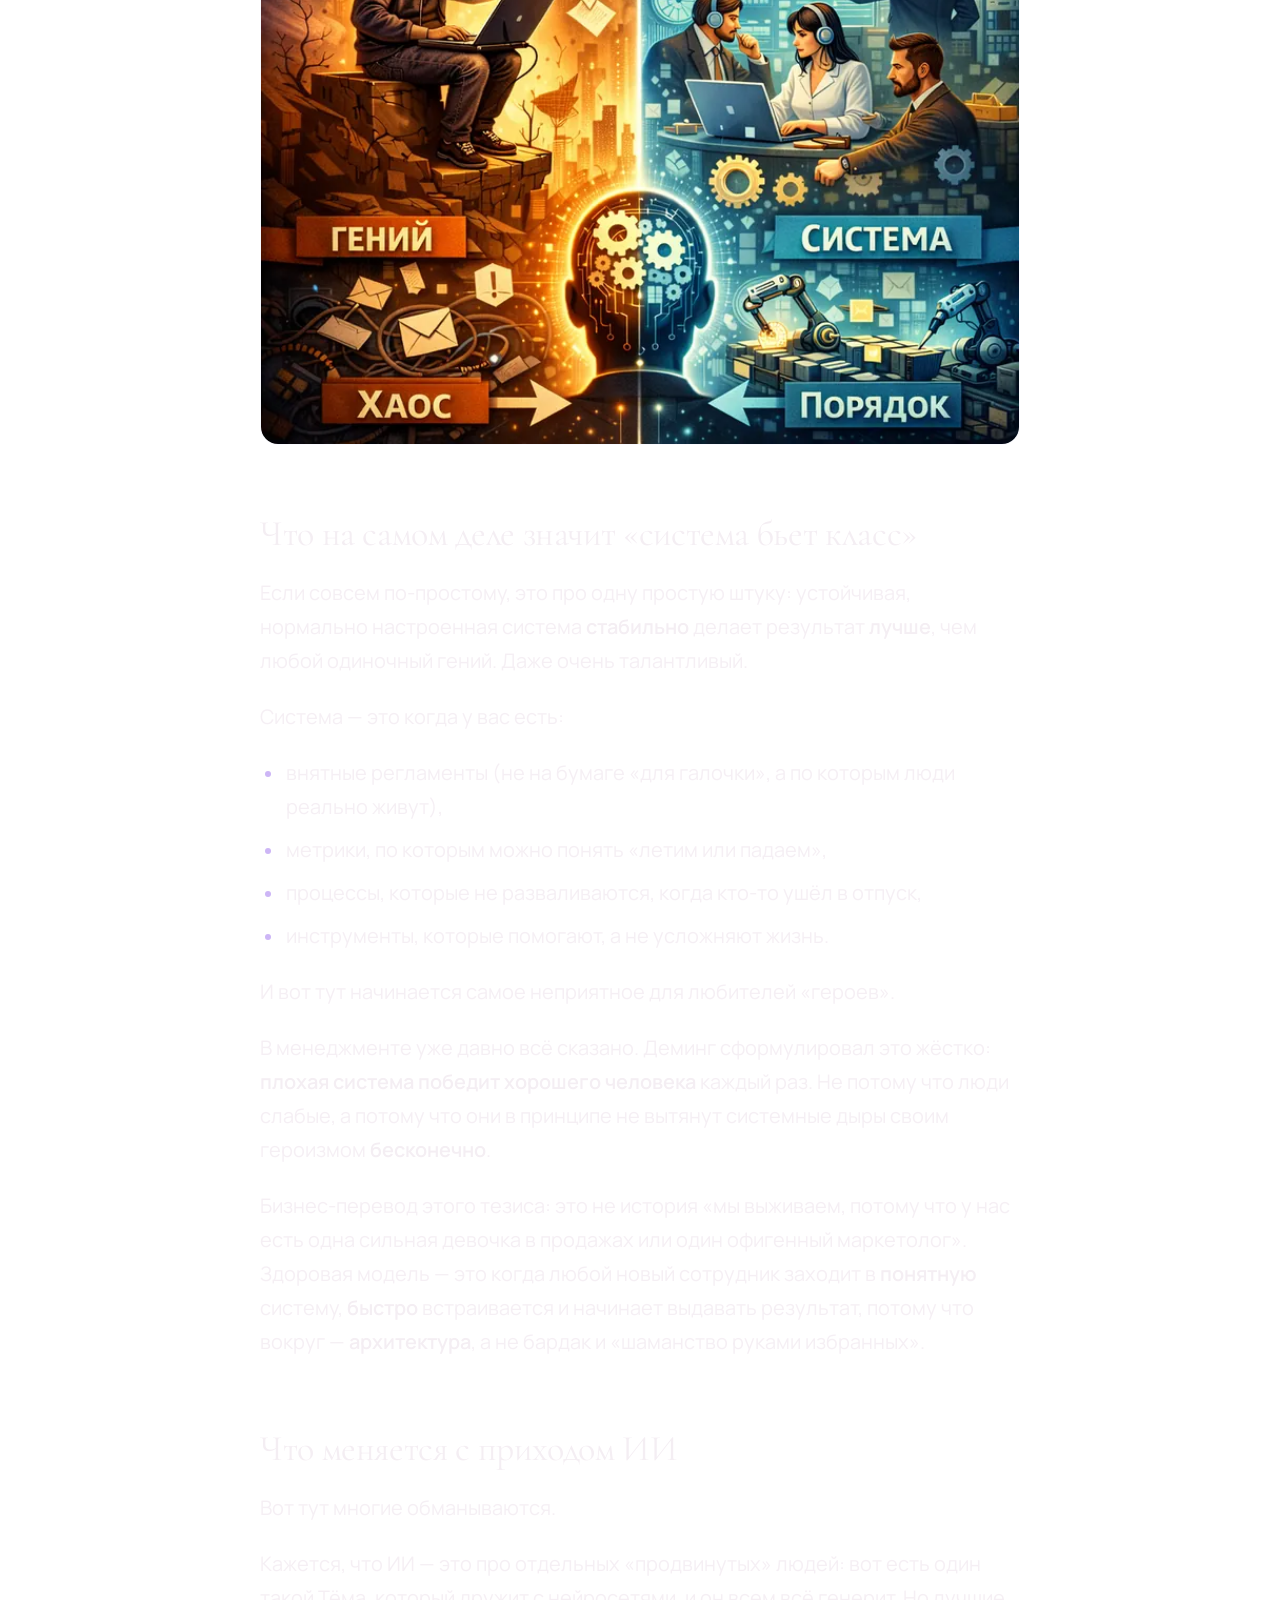
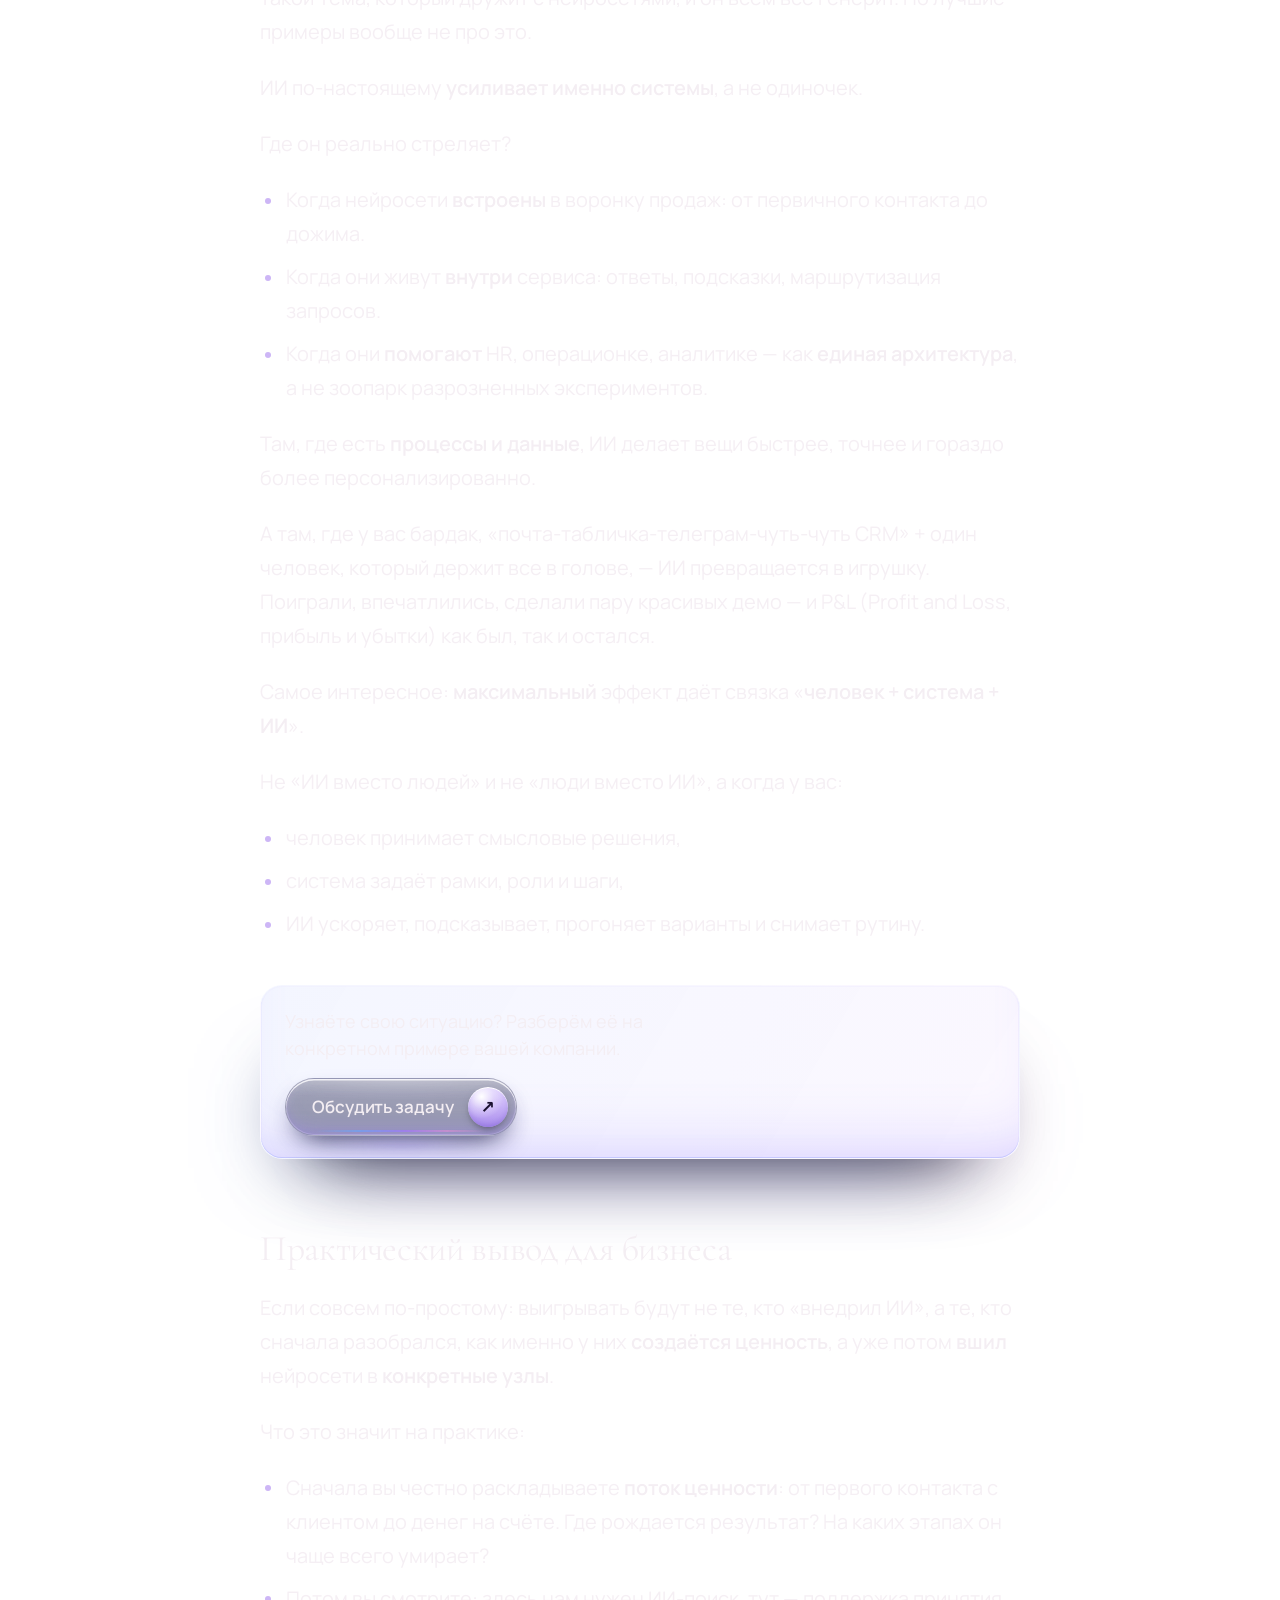
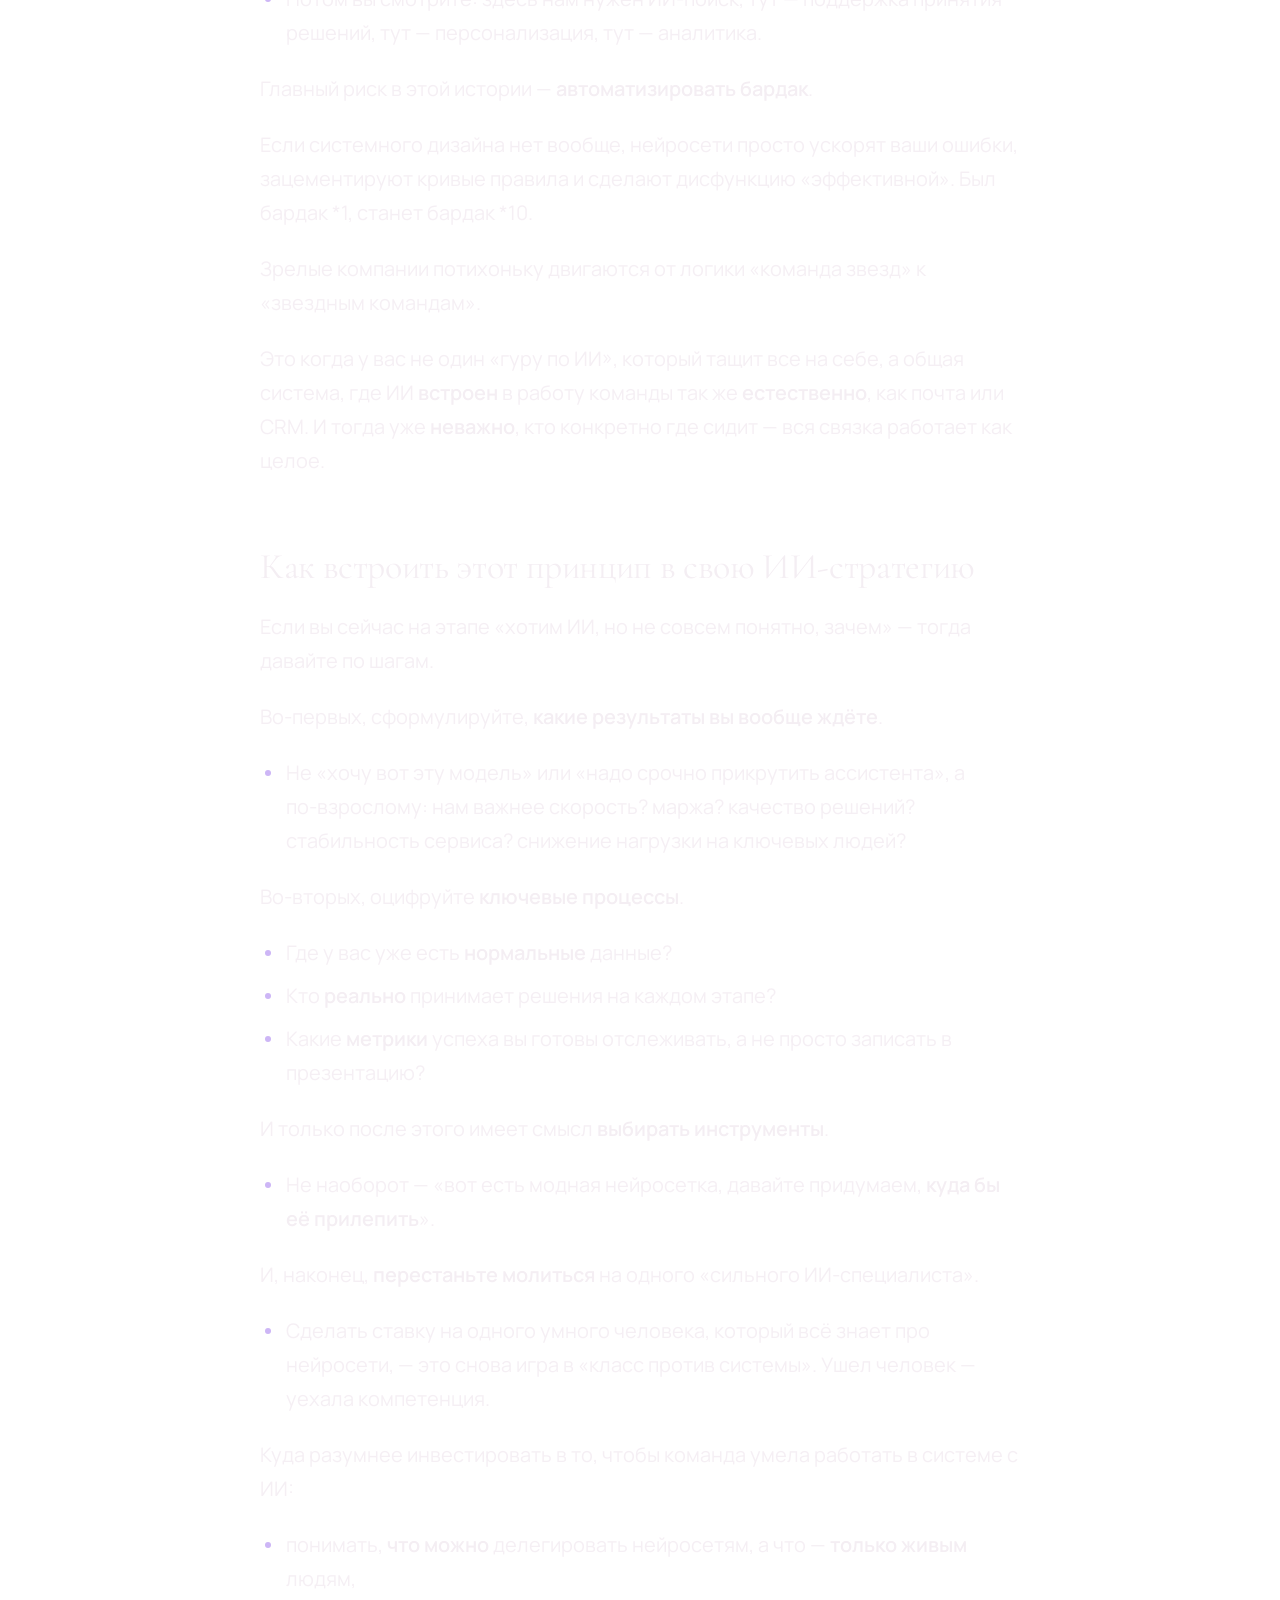
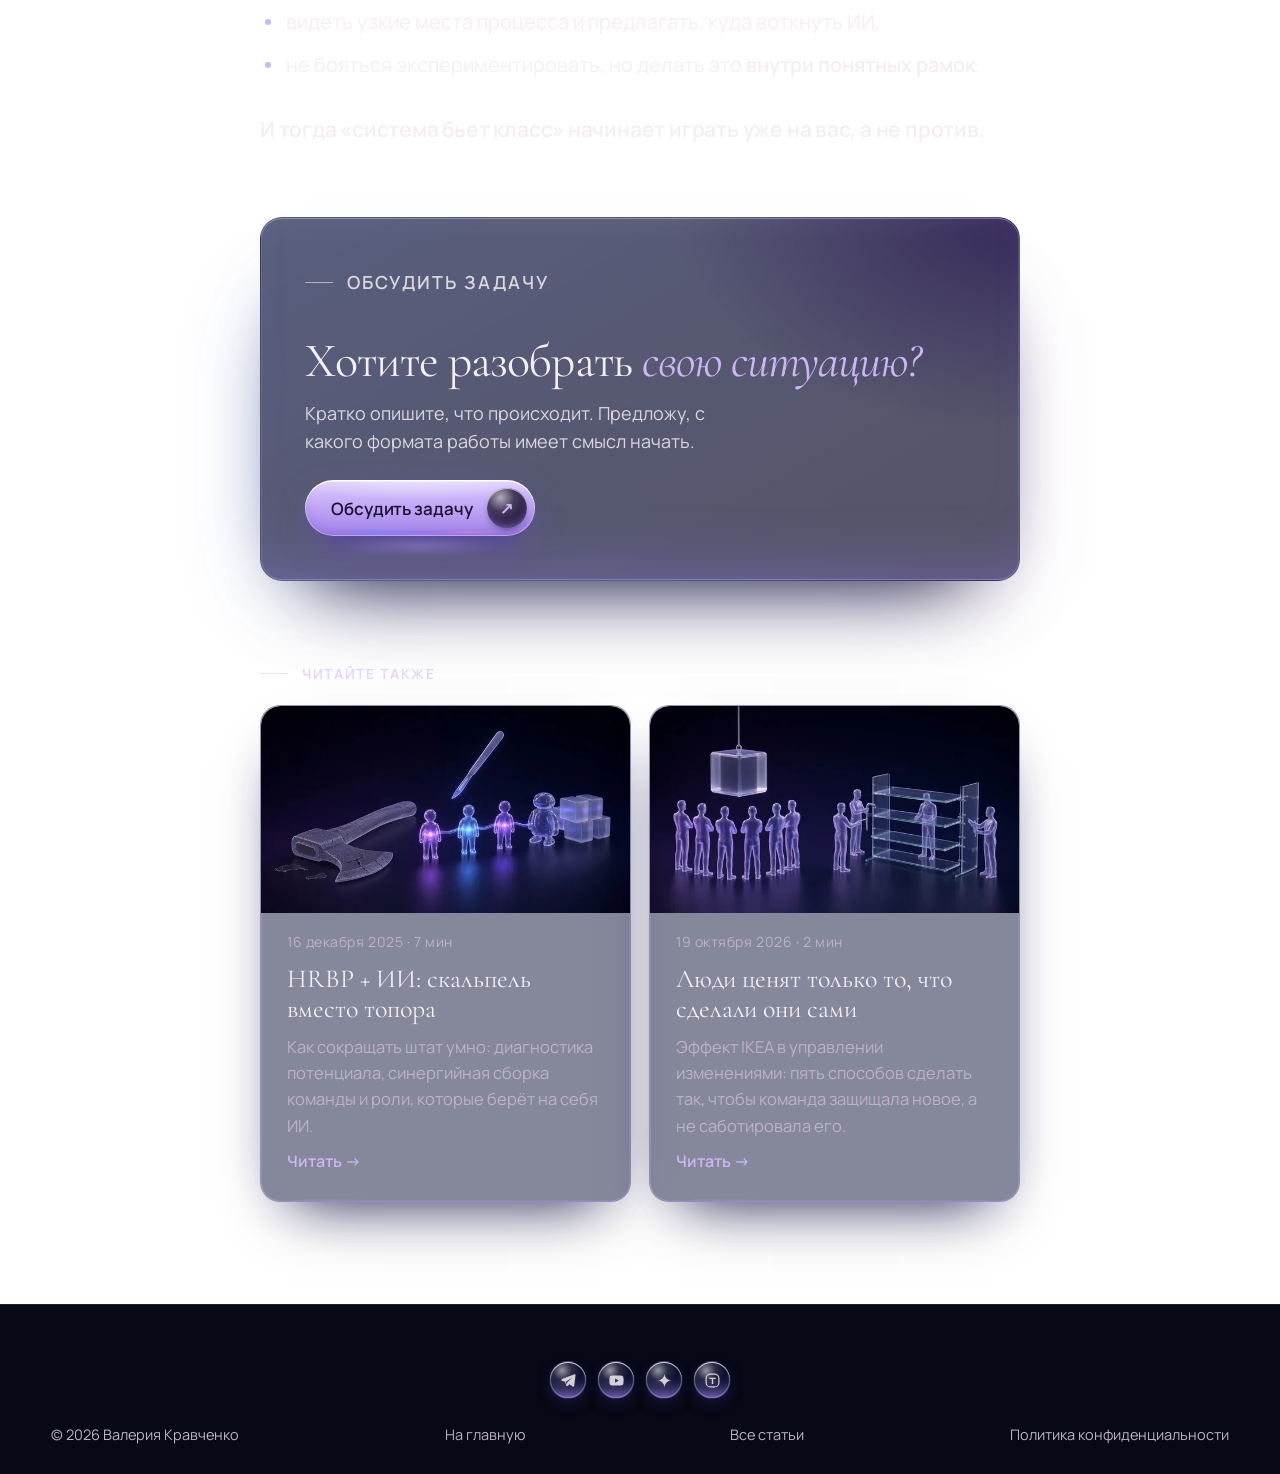
<file: stati/sistema-bet-klass/index.html>
<!doctype html>
<html lang="ru">
<head>
<meta charset="utf-8">
<meta name="viewport" content="width=device-width, initial-scale=1, viewport-fit=cover">
<title>Система бьёт класс — Валерия Кравченко</title>
<meta name="description" content="Почему в эпоху ИИ «гении» больше не рулят и выигрывают компании с понятными, повторяемыми процессами и встроенным в них ИИ.">
<link rel="canonical" href="https://valeryka-hr.github.io/stati/sistema-bet-klass/">
<meta name="theme-color" content="#120d18">
<link rel="icon" href="/favicon.ico" sizes="any">
<link rel="icon" href="/assets/img/favicon-32.png" type="image/png" sizes="32x32">
<link rel="apple-touch-icon" href="/assets/img/favicon-180.png">
<meta property="og:type" content="article">
<meta property="og:locale" content="ru_RU">
<meta property="og:site_name" content="Валерия Кравченко">
<meta property="og:title" content="Система бьёт класс">
<meta property="og:description" content="Почему в эпоху ИИ «гении» больше не рулят и выигрывают компании с понятными, повторяемыми процессами и встроенным в них ИИ.">
<meta property="og:url" content="https://valeryka-hr.github.io/stati/sistema-bet-klass/">
<meta property="og:image" content="https://valeryka-hr.github.io/assets/img/ill/cover-sistema-bet-klass-og.jpg">
<meta name="twitter:card" content="summary_large_image">
<meta property="article:published_time" content="2026-01-28">
<script type="application/ld+json">{"@context": "https://schema.org", "@type": "Article", "headline": "Система бьёт класс", "datePublished": "2026-01-28", "author": {"@type": "Person", "name": "Валерия Кравченко"}, "description": "Почему в эпоху ИИ «гении» больше не рулят и выигрывают компании с понятными, повторяемыми процессами и встроенным в них ИИ.", "mainEntityOfPage": "https://valeryka-hr.github.io/stati/sistema-bet-klass/"}</script>
<link rel="preconnect" href="https://fonts.googleapis.com">
<link rel="preconnect" href="https://fonts.gstatic.com" crossorigin>
<link href="https://fonts.googleapis.com/css2?family=Cormorant+Garamond:ital,wght@0,400;0,500;1,400;1,500&family=Manrope:wght@300;400;500;600&display=swap" rel="stylesheet">
<link rel="stylesheet" href="/assets/css/style.css?v=20261019f">
<link rel="stylesheet" href="/assets/css/article.css?v=20261019f">
</head>
<body class="art-page">
<a class="skip" href="#main">К содержимому</a>
<header class="header is-scrolled" id="top">
  <div class="wrap header__inner">
    <a class="brand" href="/" aria-label="Валерия Кравченко — на главную">
      <span class="brand__mark" aria-hidden="true"><img src="/assets/img/logo-lilac-96.webp" width="48" height="48" alt=""></span>
      <span class="brand__text"><strong>Валерия Кравченко</strong><small>Бизнес-архитектор</small></span>
    </a>
    <nav class="art-nav" aria-label="Навигация"><a href="/stati/">Статьи</a><a class="header__cta" href="/#contact">Обсудить задачу <span aria-hidden="true">↗</span></a></nav>
  </div>
</header>
<main id="main" class="art">
  <article class="wrap art__wrap">
    <a class="art__back" href="/stati/"><span aria-hidden="true">←</span> Все статьи</a>
    <header class="art__head">
      <p class="eyebrow">Статья</p>
      <h1>Система бьёт класс</h1>
      
      <p class="art__meta"><span class="art__by"><img src="/assets/img/about-560.webp" width="36" height="36" alt="" loading="lazy">Валерия Кравченко</span><time datetime="2026-01-28">28 января 2026</time><span>5 мин чтения</span></p>
    </header>
    <figure class="art__cover"><img src="/assets/img/ill/cover-sistema-bet-klass-640.webp" srcset="/assets/img/ill/cover-sistema-bet-klass-640.webp 640w, /assets/img/ill/cover-sistema-bet-klass-1024.webp 1024w" sizes="(max-width:900px) 100vw, 860px" width="1024" height="576" alt="" fetchpriority="high" decoding="async"></figure>
    <div class="art__body">
      <p><em>Почему в эпоху ИИ «гении» больше не рулят, и что будет с бизнесами, которые всё ещё держатся за звезд.</em></p>
      <p>Первое, что хочется сказать: если вы до сих пор держите бизнес «на одном талантливом Иксе», — ИИ вас не спасет, <strong>он вас добьёт</strong>.</p>
      <p>Потому что в реальности с нейросетями старая фраза «система бьет класс» звучит уже как приговор. Сегодня выигрывают не те, у кого есть один умный спец с ChatGPT, а те, у кого простроены <strong>нормальные, понятные, повторяемые процессы</strong> — и вшитый в них ИИ, как <strong>часть конструкции</strong>, а не игрушка энтузиаста.</p>
      <figure class="art__fig"><picture><img src="/assets/img/stati/sistema-bet-klass-1-720.webp" srcset="/assets/img/stati/sistema-bet-klass-1-720.webp 720w" sizes="(max-width: 760px) 92vw, 720px" width="720" height="720" alt="" loading="lazy" decoding="async"></picture></figure>
      <h2>Что на самом деле значит «система бьет класс»</h2>
      <p>Если совсем по‑простому, это про одну простую штуку: устойчивая, нормально настроенная система <strong>стабильно</strong> делает результат <strong>лучше</strong>, чем любой одиночный гений. Даже очень талантливый.</p>
      <p>Система — это когда у вас есть:</p>
      <ul><li>внятные регламенты (не на бумаге «для галочки», а по которым люди реально живут),</li><li>метрики, по которым можно понять «летим или падаем»,</li><li>процессы, которые не разваливаются, когда кто‑то ушёл в отпуск,</li><li>инструменты, которые помогают, а не усложняют жизнь.</li></ul>
      <p>И вот тут начинается самое неприятное для любителей «героев».</p>
      <p>В менеджменте уже давно всё сказано. Деминг сформулировал это жёстко: <strong>плохая система победит хорошего человека</strong> каждый раз. Не потому что люди слабые, а потому что они в принципе не вытянут системные дыры своим героизмом <strong>бесконечно</strong>.</p>
      <p>Бизнес‑перевод этого тезиса: это не история «мы выживаем, потому что у нас есть одна сильная девочка в продажах или один офигенный маркетолог». Здоровая модель — это когда любой новый сотрудник заходит в <strong>понятную</strong> систему, <strong>быстро</strong> встраивается и начинает выдавать результат, потому что вокруг — <strong>архитектура</strong>, а не бардак и «шаманство руками избранных».</p>
      <h2>Что меняется с приходом ИИ</h2>
      <p>Вот тут многие обманываются.</p>
      <p>Кажется, что ИИ — это про отдельных «продвинутых» людей: вот есть один такой Тёма, который дружит с нейросетями, и он всем всё генерит. Но лучшие примеры вообще не про это.</p>
      <p>ИИ по‑настоящему <strong>усиливает именно системы</strong>, а не одиночек.</p>
      <p>Где он реально стреляет?</p>
      <ul><li>Когда нейросети <strong>встроены</strong> в воронку продаж: от первичного контакта до дожима.</li><li>Когда они живут <strong>внутри</strong> сервиса: ответы, подсказки, маршрутизация запросов.</li><li>Когда они <strong>помогают</strong> HR, операционке, аналитике — как <strong>единая архитектура</strong>, а не зоопарк разрозненных экспериментов.</li></ul>
      <p>Там, где есть <strong>процессы и данные</strong>, ИИ делает вещи быстрее, точнее и гораздо более персонализированно.</p>
      <p>А там, где у вас бардак, «почта‑табличка‑телеграм‑чуть-чуть CRM» + один человек, который держит все в голове, — ИИ превращается в игрушку. Поиграли, впечатлились, сделали пару красивых демо — и P&amp;L (Profit and Loss, прибыль и убытки) как был, так и остался.</p>
      <p>Самое интересное: <strong>максимальный</strong> эффект даёт связка «<strong>человек + система + ИИ</strong>».</p>
      <p>Не «ИИ вместо людей» и не «люди вместо ИИ», а когда у вас:</p>
      <ul><li>человек принимает смысловые решения,</li><li>система задаёт рамки, роли и шаги,</li><li>ИИ ускоряет, подсказывает, прогоняет варианты и снимает рутину.</li></ul>
      <aside class="art-cta art-cta--mid" aria-label="Обсудить задачу"><p>Узнаёте свою ситуацию? Разберём её на конкретном примере вашей компании.</p><a class="btn btn--ghost" href="/?topic=%D0%9F%D1%80%D0%BE%D1%86%D0%B5%D1%81%D1%81%D1%8B%20%D0%B8%20%D1%83%D0%BF%D1%80%D0%B0%D0%B2%D0%BB%D0%B5%D0%BD%D0%B8%D0%B5#contact">Обсудить задачу <span class="btn__dot" aria-hidden="true">↗</span></a></aside>
      <h2>Практический вывод для бизнеса</h2>
      <p>Если совсем по‑простому: выигрывать будут не те, кто «внедрил ИИ», а те, кто сначала разобрался, как именно у них <strong>создаётся ценность</strong>, а уже потом <strong>вшил</strong> нейросети в <strong>конкретные узлы</strong>.</p>
      <p>Что это значит на практике:</p>
      <ul><li>Сначала вы честно раскладываете <strong>поток ценности</strong>: от первого контакта с клиентом до денег на счёте. Где рождается результат? На каких этапах он чаще всего умирает?</li><li>Потом вы смотрите: здесь нам нужен ИИ‑поиск, тут — поддержка принятия решений, тут — персонализация, тут — аналитика.</li></ul>
      <p>Главный риск в этой истории — <strong>автоматизировать бардак</strong>.</p>
      <p>Если системного дизайна нет вообще, нейросети просто ускорят ваши ошибки, зацементируют кривые правила и сделают дисфункцию «эффективной». Был бардак *1, станет бардак *10.</p>
      <p>Зрелые компании потихоньку двигаются от логики «команда звезд» к «звездным командам».</p>
      <p>Это когда у вас не один «гуру по ИИ», который тащит все на себе, а общая система, где ИИ <strong>встроен</strong> в работу команды так же <strong>естественно</strong>, как почта или CRM. И тогда уже <strong>неважно</strong>, кто конкретно где сидит — вся связка работает как целое.</p>
      <h2>Как встроить этот принцип в свою ИИ‑стратегию</h2>
      <p>Если вы сейчас на этапе «хотим ИИ, но не совсем понятно, зачем» — тогда давайте по шагам.</p>
      <p>Во‑первых, сформулируйте, <strong>какие результаты вы вообще ждёте</strong>.</p>
      <ul><li>Не «хочу вот эту модель» или «надо срочно прикрутить ассистента», а по‑взрослому: нам важнее скорость? маржа? качество решений? стабильность сервиса? снижение нагрузки на ключевых людей?</li></ul>
      <p>Во‑вторых, оцифруйте <strong>ключевые процессы</strong>.</p>
      <ul><li>Где у вас уже есть <strong>нормальные</strong> данные?</li><li>Кто <strong>реально</strong> принимает решения на каждом этапе?</li><li>Какие <strong>метрики</strong> успеха вы готовы отслеживать, а не просто записать в презентацию?</li></ul>
      <p>И только после этого имеет смысл <strong>выбирать инструменты</strong>.</p>
      <ul><li>Не наоборот — «вот есть модная нейросетка, давайте придумаем, <strong>куда бы её прилепить</strong>».</li></ul>
      <p>И, наконец, <strong>перестаньте молиться</strong> на одного «сильного ИИ‑специалиста».</p>
      <ul><li>Сделать ставку на одного умного человека, который всё знает про нейросети, — это снова игра в «класс против системы». Ушел человек — уехала компетенция.</li></ul>
      <p>Куда разумнее инвестировать в то, чтобы команда умела работать в системе с ИИ:</p>
      <ul><li>понимать, <strong>что можно</strong> делегировать нейросетям, а что — <strong>только живым</strong> людям,</li><li>видеть узкие места процесса и предлагать, куда воткнуть ИИ,</li><li>не бояться экспериментировать, но делать это <strong>внутри понятных рамок</strong>.</li></ul>
      <h3>И тогда «система бьет класс» начинает играть уже на вас, а не против.</h3>
    </div>
    <section class="art-cta art-cta--final" aria-labelledby="cta-t">
      <p class="eyebrow">Обсудить задачу</p>
      <h2 id="cta-t">Хотите разобрать <em>свою ситуацию?</em></h2>
      <p>Кратко опишите, что происходит. Предложу, с какого формата работы имеет смысл начать.</p>
      <a class="btn btn--primary" href="/?topic=%D0%9F%D1%80%D0%BE%D1%86%D0%B5%D1%81%D1%81%D1%8B%20%D0%B8%20%D1%83%D0%BF%D1%80%D0%B0%D0%B2%D0%BB%D0%B5%D0%BD%D0%B8%D0%B5#contact">Обсудить задачу <span class="btn__dot" aria-hidden="true">↗</span></a>
    </section>
    <nav class="art-more" aria-label="Читайте также">
      <p class="eyebrow">Читайте также</p>
      <div class="reads__grid reads__grid--2">
        <a class="read" href="/stati/hrbp-ii-skalpel-vmesto-topora/"><span class="read__img read__img--cover"><img src="/assets/img/ill/cover-hrbp-skalpel-640.webp" srcset="/assets/img/ill/cover-hrbp-skalpel-640.webp 640w, /assets/img/ill/cover-hrbp-skalpel-1024.webp 1024w" sizes="(max-width:760px) 100vw, 400px" width="1024" height="576" alt="" loading="lazy" decoding="async"></span><small>16 декабря 2025 · 7 мин</small><b>HRBP + ИИ: скальпель вместо топора</b><p>Как сокращать штат умно: диагностика потенциала, синергийная сборка команды и роли, которые берёт на себя ИИ.</p><span>Читать →</span></a><a class="read" href="/stati/lyudi-tsenyat-sdelannoe-sami/"><span class="read__img read__img--cover"><img src="/assets/img/ill/cover-lyudi-cenyat-640.webp" srcset="/assets/img/ill/cover-lyudi-cenyat-640.webp 640w, /assets/img/ill/cover-lyudi-cenyat-1024.webp 1024w" sizes="(max-width:760px) 100vw, 400px" width="1024" height="576" alt="" loading="lazy" decoding="async"></span><small>19 октября 2026 · 2 мин</small><b>Люди ценят только то, что сделали они сами</b><p>Эффект IKEA в управлении изменениями: пять способов сделать так, чтобы команда защищала новое, а не саботировала его.</p><span>Читать →</span></a>
      </div>
    </nav>
  </article>
</main>
<footer class="footer">
  <div class="wrap art-social"><div class="social" aria-label="Соцсети и каналы">
    <a href="https://t.me/neuro_progressor" target="_blank" rel="noopener" aria-label="Telegram-канал «НейроПрогрессор»" title="Telegram-канал"><svg viewBox="0 0 24 24" aria-hidden="true"><path fill="currentColor" d="M21.94 4.3a1.2 1.2 0 0 0-1.62-1.04L2.84 10.03c-1.17.46-1.1 2.14.1 2.5l4.27 1.3 1.62 5.13c.3.95 1.49 1.25 2.2.55l2.37-2.31 4.43 3.26c.82.6 1.99.15 2.2-.84L21.94 4.3Zm-4.06 3.2-7.95 7.18-.31 3.3-1.33-4.24 9.17-5.98c.35-.23.72.24.42.53Z"/></svg></a>
    <a href="https://youtube.com/@neuro_progressor" target="_blank" rel="noopener" aria-label="YouTube-канал" title="YouTube"><svg viewBox="0 0 24 24" aria-hidden="true"><path fill="currentColor" d="M21.6 7.2a2.6 2.6 0 0 0-1.8-1.8C18.2 5 12 5 12 5s-6.2 0-7.8.4A2.6 2.6 0 0 0 2.4 7.2 27 27 0 0 0 2 12a27 27 0 0 0 .4 4.8 2.6 2.6 0 0 0 1.8 1.8C5.8 19 12 19 12 19s6.2 0 7.8-.4a2.6 2.6 0 0 0 1.8-1.8A27 27 0 0 0 22 12a27 27 0 0 0-.4-4.8ZM10 15V9l5.2 3L10 15Z"/></svg></a>
    <a href="https://dzen.ru/neuro_progressor" target="_blank" rel="noopener" aria-label="Канал в Дзене" title="Дзен"><svg viewBox="0 0 24 24" aria-hidden="true"><path fill="currentColor" d="M12 2c.2 5.6 4.4 9.8 10 10-5.6.2-9.8 4.4-10 10-.2-5.6-4.4-9.8-10-10 5.6-.2 9.8-4.4 10-10Z"/></svg></a>
    <a href="https://tenchat.ru/4873677" target="_blank" rel="noopener" aria-label="Профиль в TenChat" title="TenChat"><svg viewBox="0 0 24 24" aria-hidden="true"><rect x="3" y="3" width="18" height="18" rx="6" fill="none" stroke="currentColor" stroke-width="1.7"/><path fill="currentColor" d="M7.5 8h9v2h-3.5v7h-2v-7H7.5z"/></svg></a>
  </div></div>
  <div class="wrap footer__bottom art-foot"><span>© 2026 Валерия Кравченко</span><a href="/">На главную</a><a href="/stati/">Все статьи</a><a href="/privacy.html">Политика конфиденциальности</a></div>
</footer>
</body>
</html>
</file>
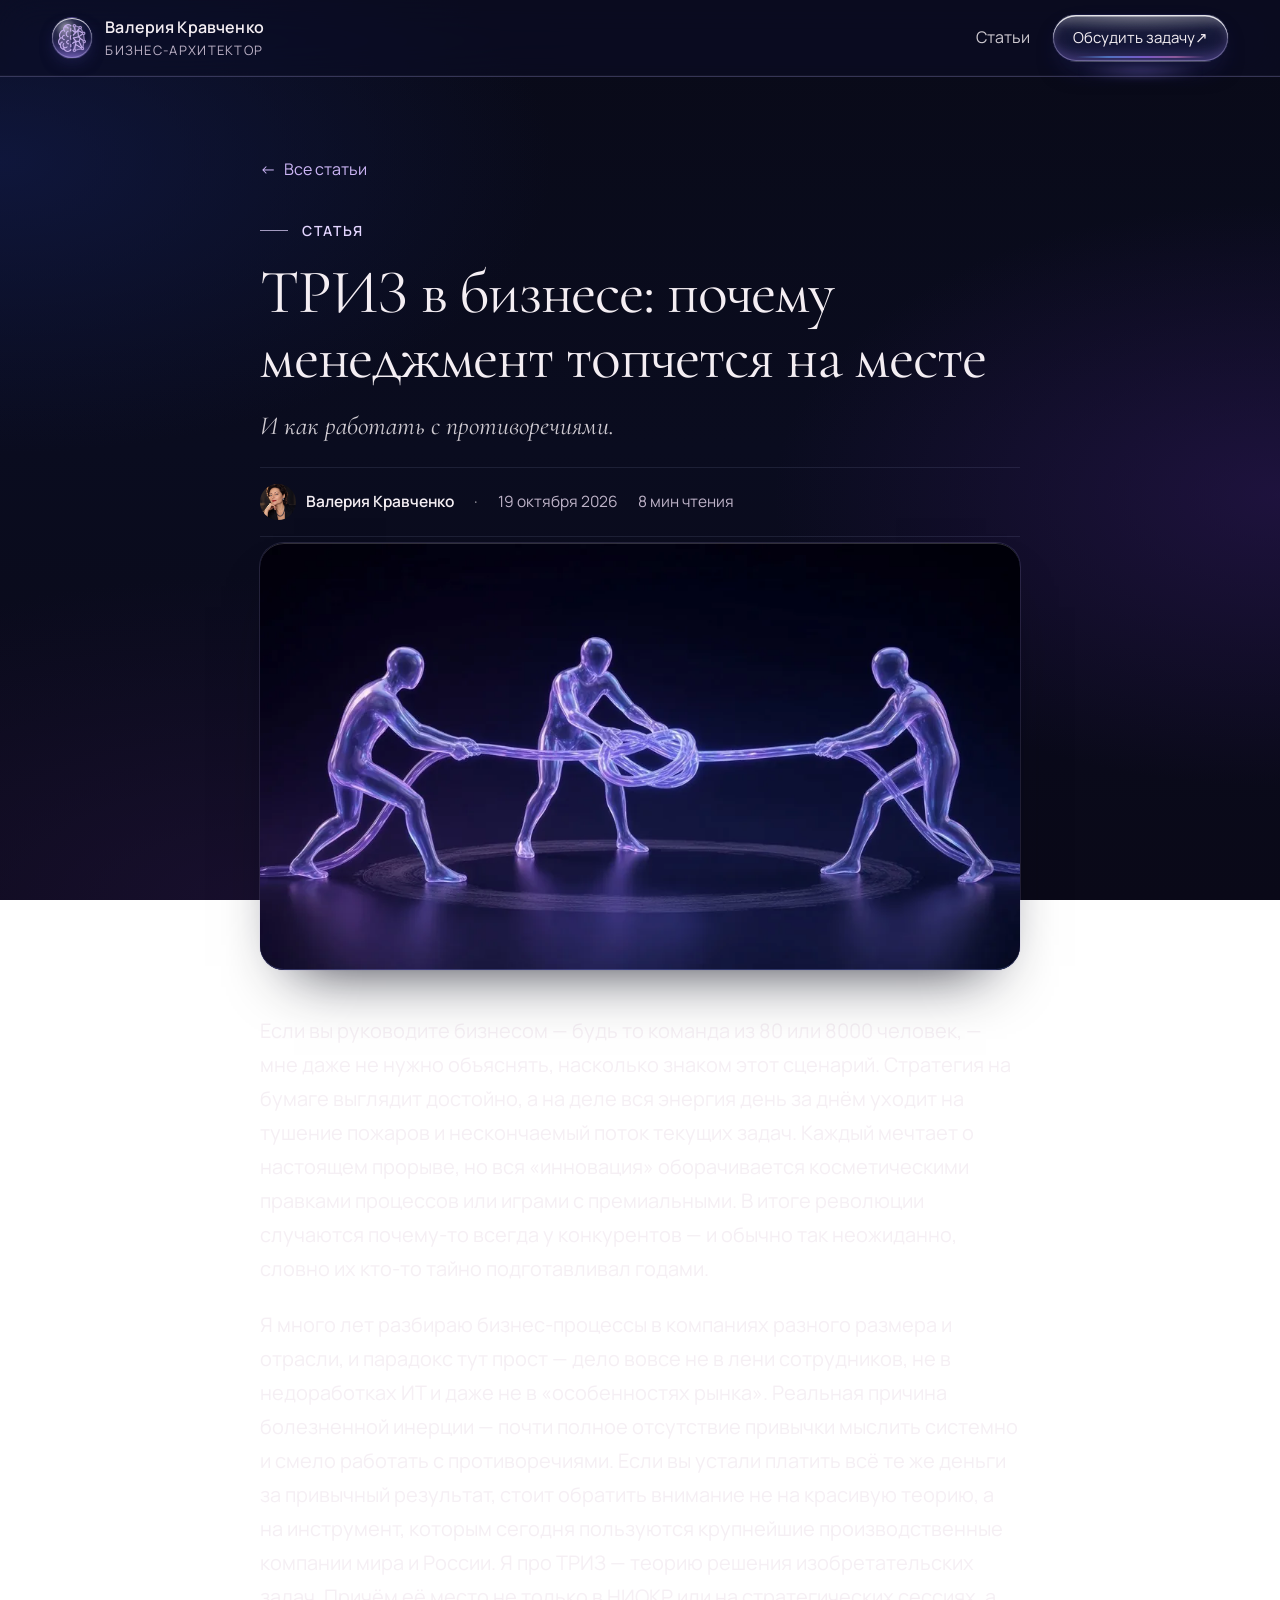
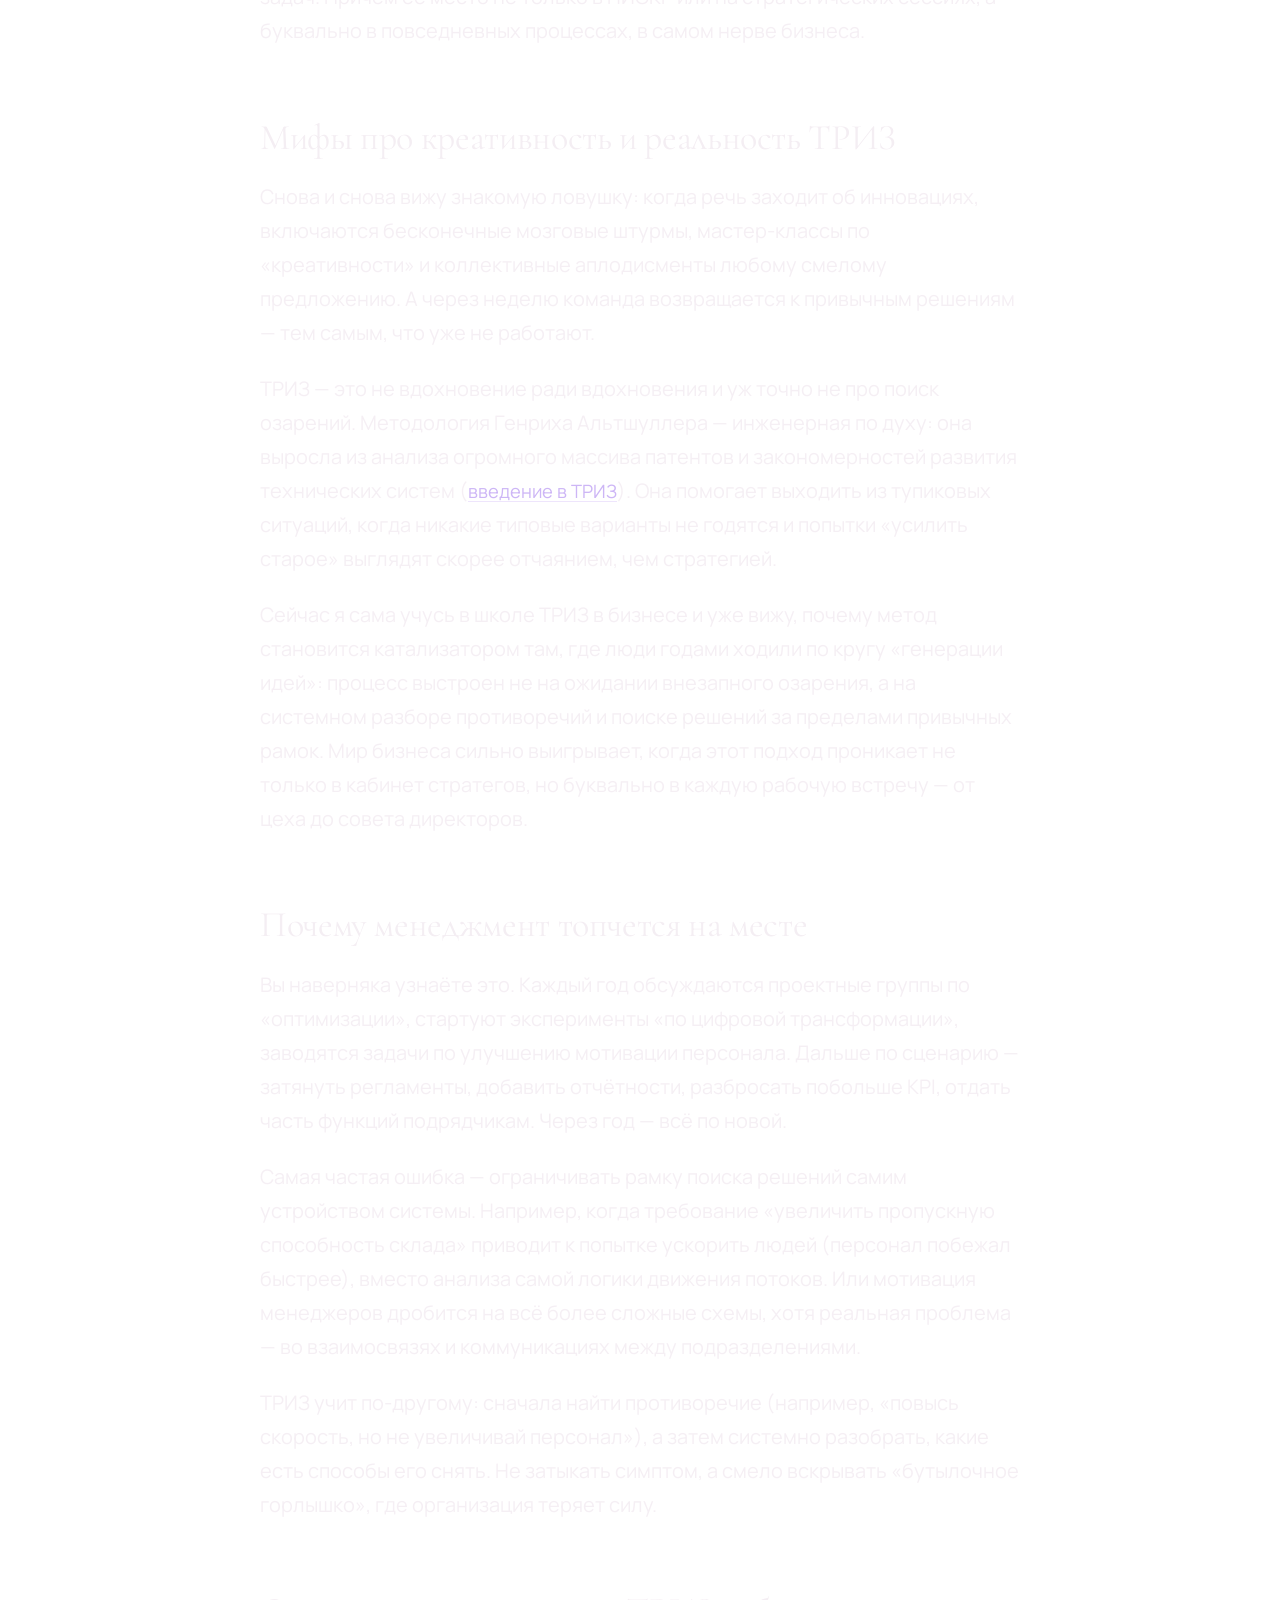
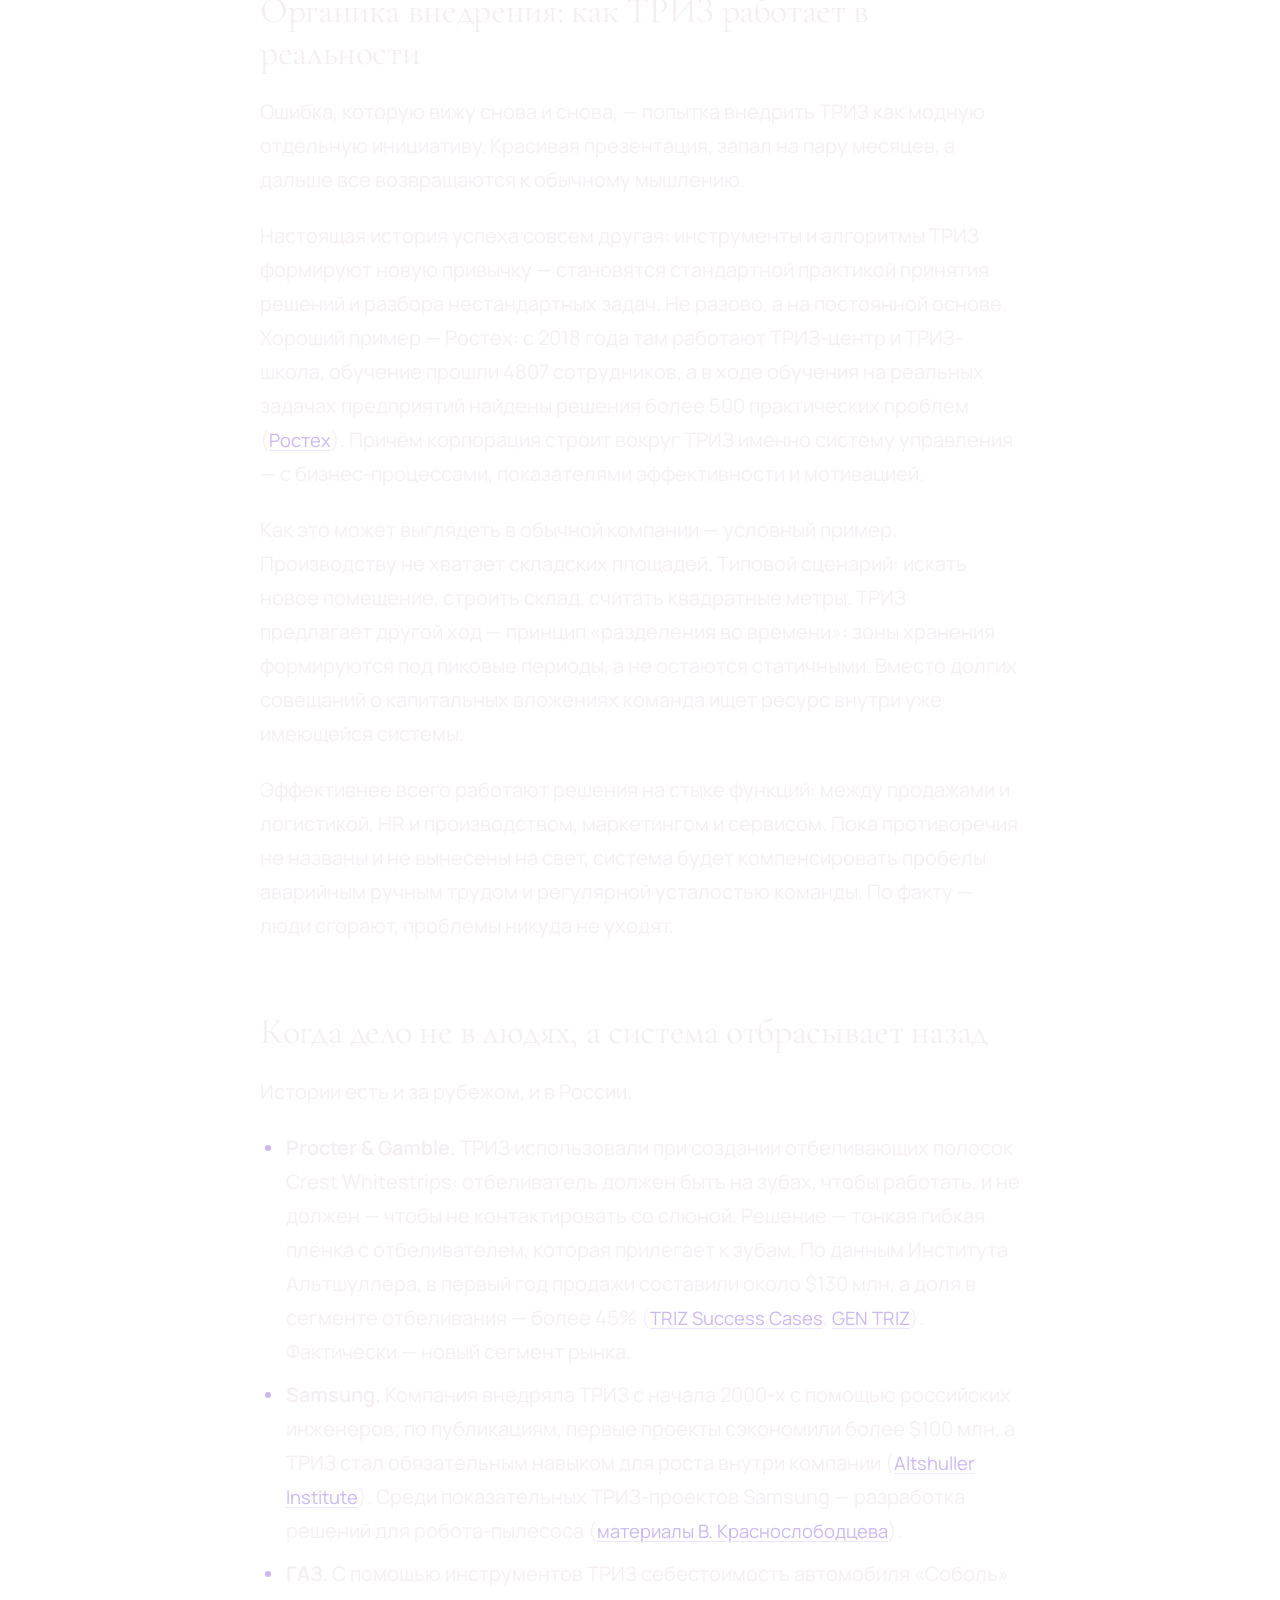
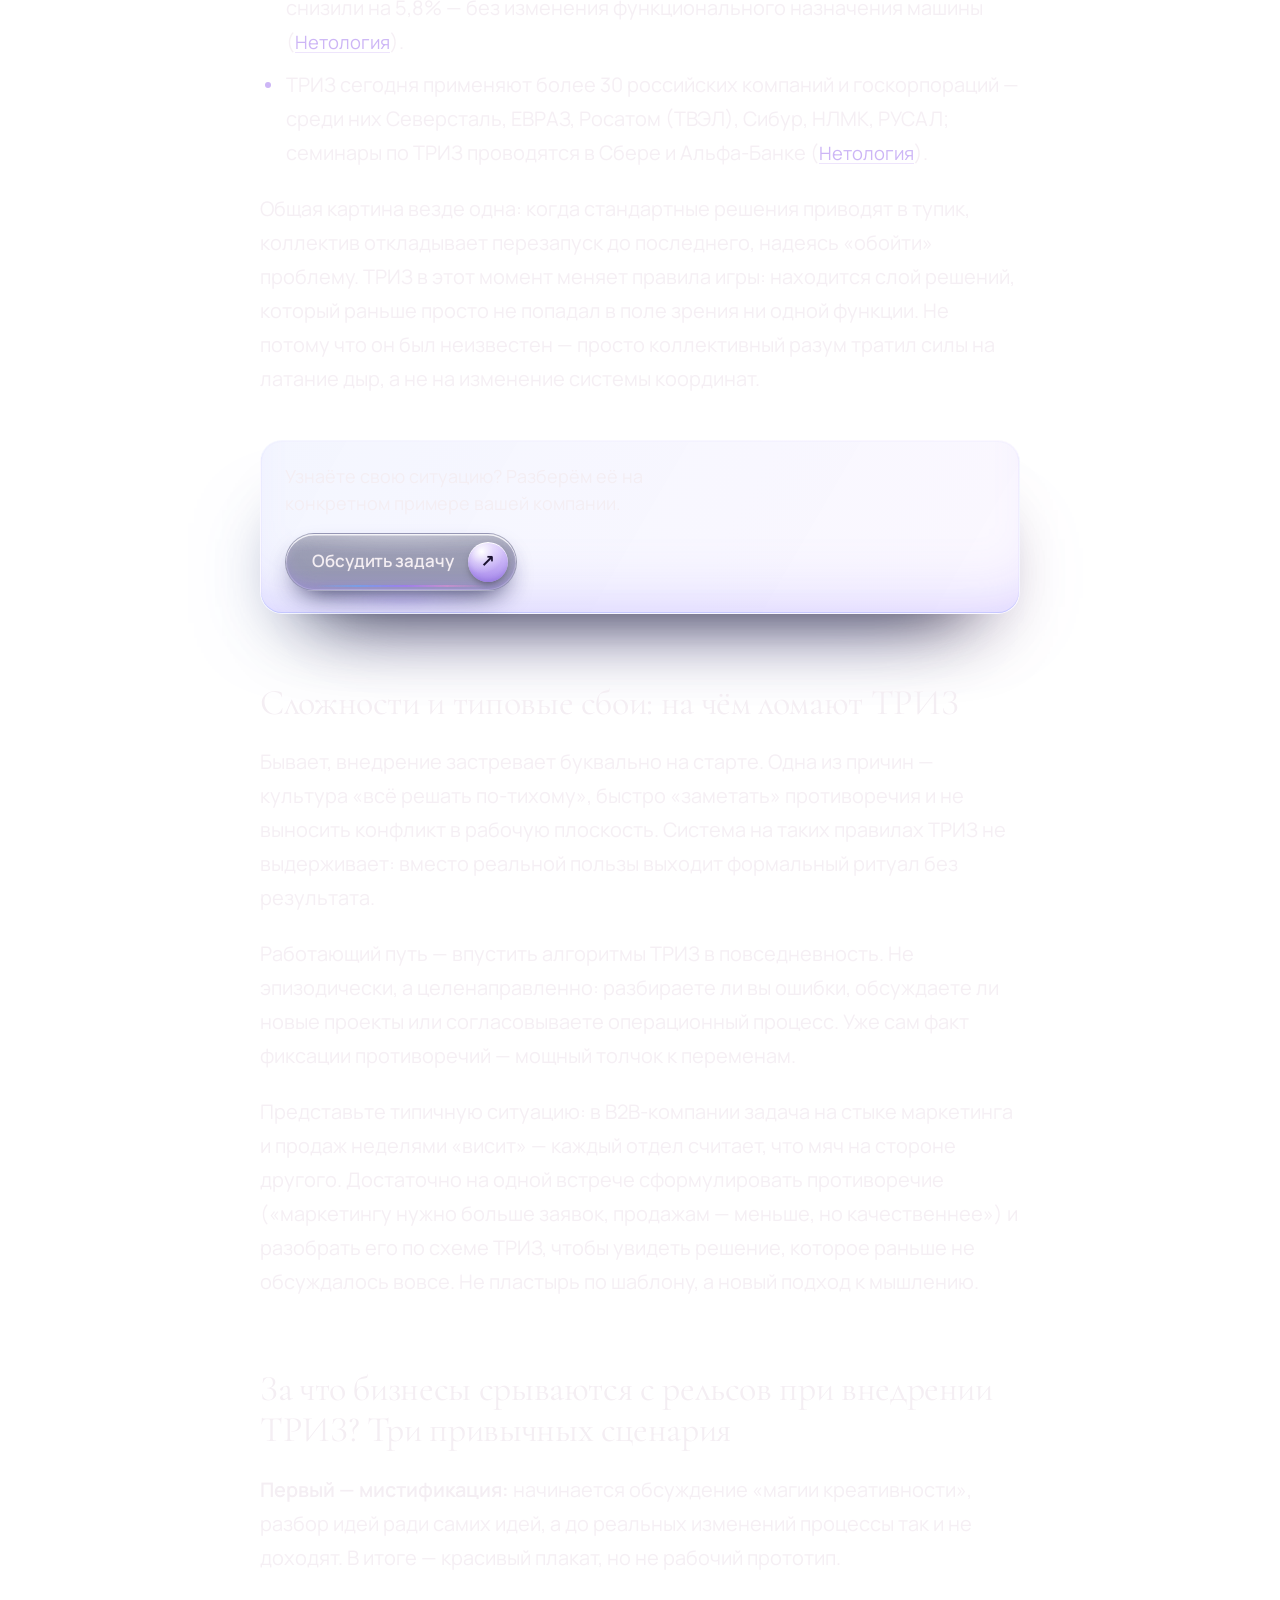
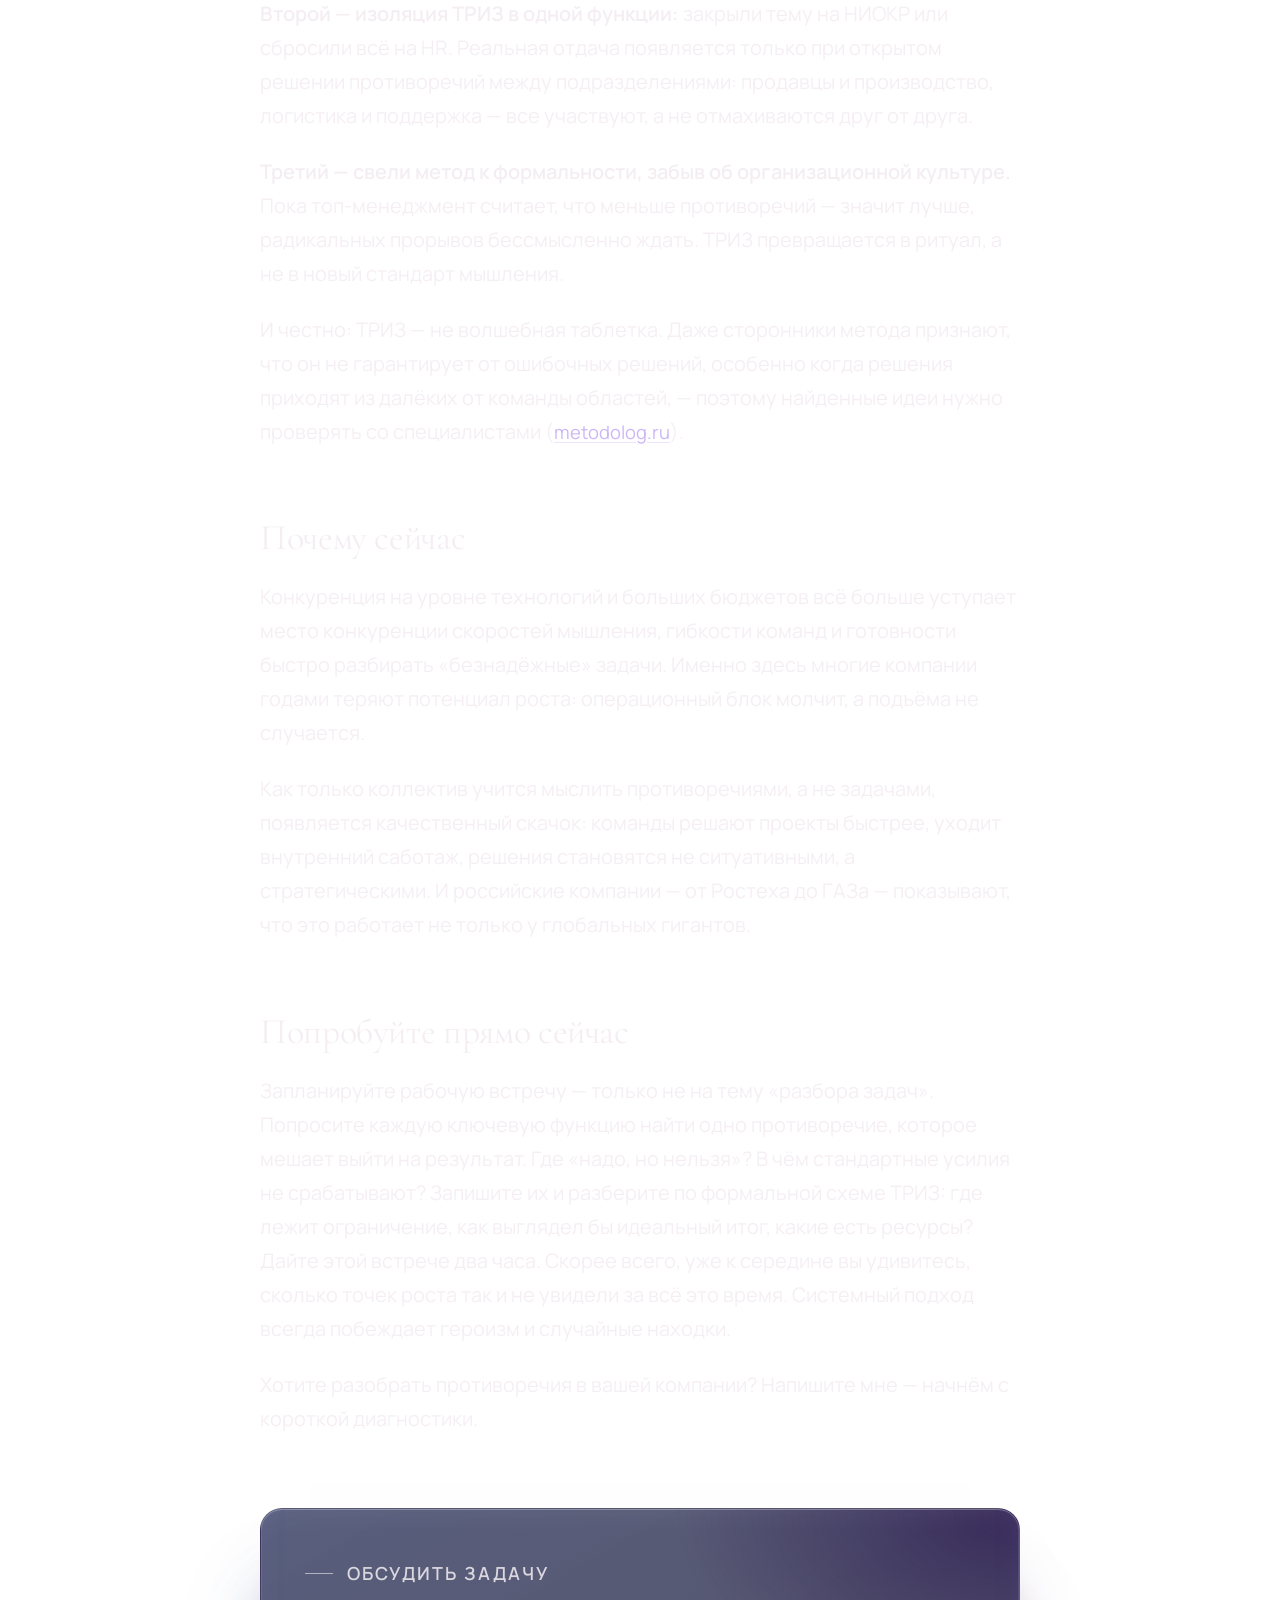
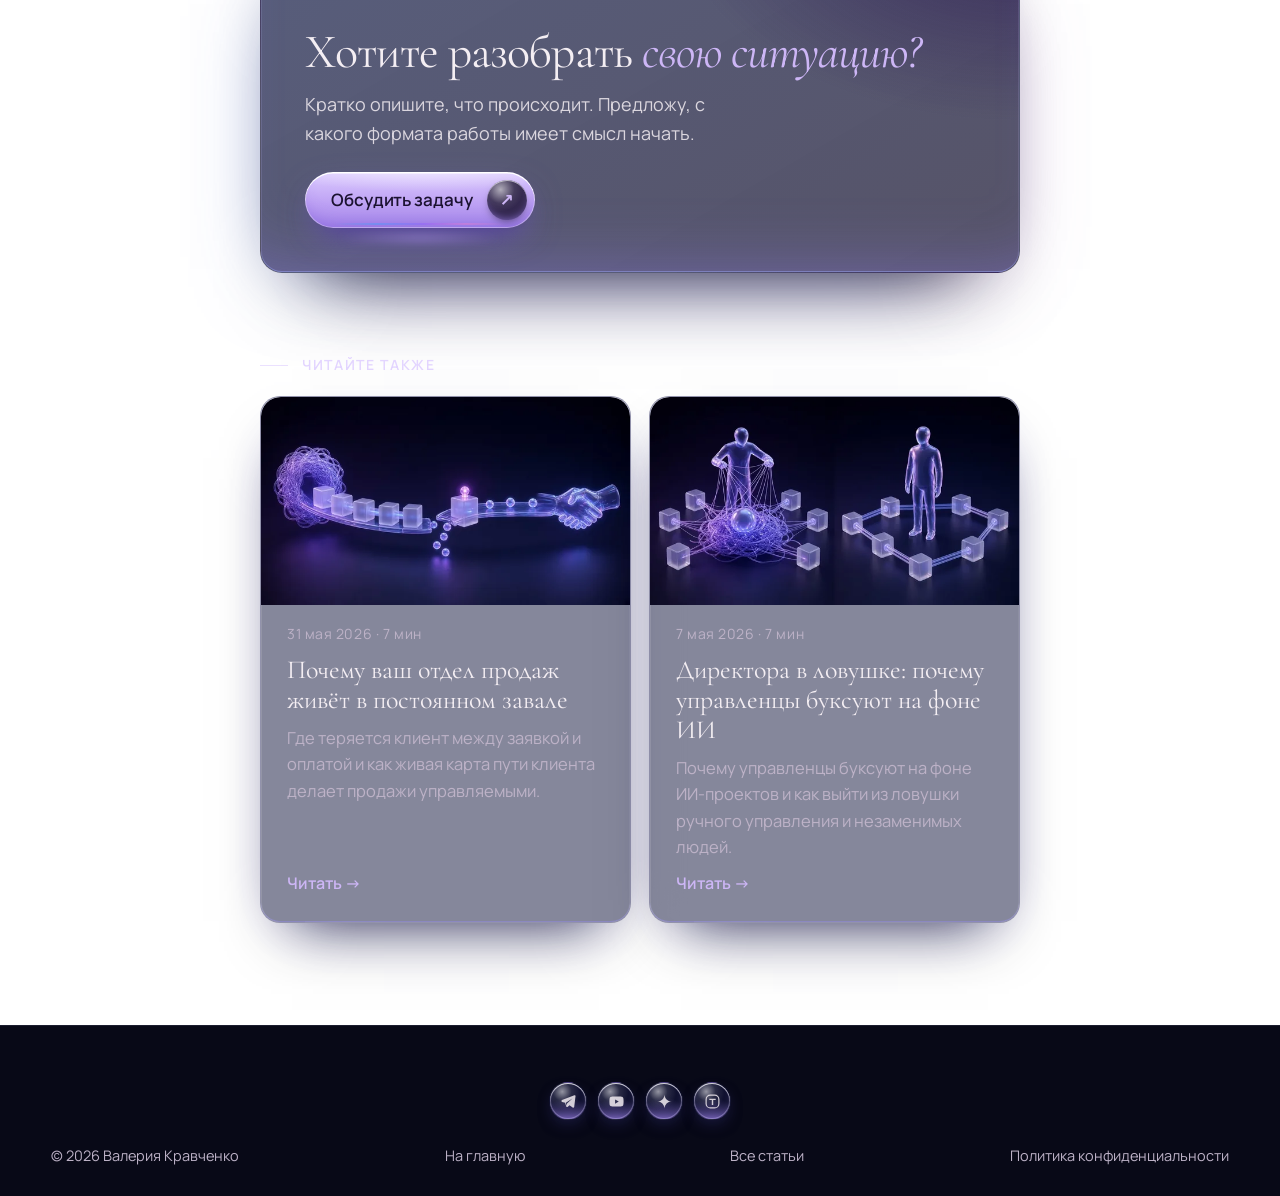
<file: stati/triz-v-biznese/index.html>
<!doctype html>
<html lang="ru">
<head>
<meta charset="utf-8">
<meta name="viewport" content="width=device-width, initial-scale=1, viewport-fit=cover">
<title>ТРИЗ в бизнесе: почему менеджмент топчется на месте — Валерия Кравченко</title>
<meta name="description" content="Почему инновации буксуют и как ТРИЗ помогает находить и снимать противоречия в повседневных процессах — с примерами Ростеха, P&amp;G, Samsung и ГАЗа.">
<link rel="canonical" href="https://valeryka-hr.github.io/stati/triz-v-biznese/">
<meta name="theme-color" content="#120d18">
<link rel="icon" href="/favicon.ico" sizes="any">
<link rel="icon" href="/assets/img/favicon-32.png" type="image/png" sizes="32x32">
<link rel="apple-touch-icon" href="/assets/img/favicon-180.png">
<meta property="og:type" content="article">
<meta property="og:locale" content="ru_RU">
<meta property="og:site_name" content="Валерия Кравченко">
<meta property="og:title" content="ТРИЗ в бизнесе: почему менеджмент топчется на месте">
<meta property="og:description" content="Почему инновации буксуют и как ТРИЗ помогает находить и снимать противоречия в повседневных процессах — с примерами Ростеха, P&amp;G, Samsung и ГАЗа.">
<meta property="og:url" content="https://valeryka-hr.github.io/stati/triz-v-biznese/">
<meta property="og:image" content="https://valeryka-hr.github.io/assets/img/ill/cover-triz-og.jpg">
<meta name="twitter:card" content="summary_large_image">
<meta property="article:published_time" content="2026-10-19">
<script type="application/ld+json">{"@context": "https://schema.org", "@type": "Article", "headline": "ТРИЗ в бизнесе: почему менеджмент топчется на месте", "datePublished": "2026-10-19", "author": {"@type": "Person", "name": "Валерия Кравченко"}, "description": "Почему инновации буксуют и как ТРИЗ помогает находить и снимать противоречия в повседневных процессах — с примерами Ростеха, P&G, Samsung и ГАЗа.", "mainEntityOfPage": "https://valeryka-hr.github.io/stati/triz-v-biznese/"}</script>
<link rel="preconnect" href="https://fonts.googleapis.com">
<link rel="preconnect" href="https://fonts.gstatic.com" crossorigin>
<link href="https://fonts.googleapis.com/css2?family=Cormorant+Garamond:ital,wght@0,400;0,500;1,400;1,500&family=Manrope:wght@300;400;500;600&display=swap" rel="stylesheet">
<link rel="stylesheet" href="/assets/css/style.css?v=20261019f">
<link rel="stylesheet" href="/assets/css/article.css?v=20261019f">
</head>
<body class="art-page">
<a class="skip" href="#main">К содержимому</a>
<header class="header is-scrolled" id="top">
  <div class="wrap header__inner">
    <a class="brand" href="/" aria-label="Валерия Кравченко — на главную">
      <span class="brand__mark" aria-hidden="true"><img src="/assets/img/logo-lilac-96.webp" width="48" height="48" alt=""></span>
      <span class="brand__text"><strong>Валерия Кравченко</strong><small>Бизнес-архитектор</small></span>
    </a>
    <nav class="art-nav" aria-label="Навигация"><a href="/stati/">Статьи</a><a class="header__cta" href="/#contact">Обсудить задачу <span aria-hidden="true">↗</span></a></nav>
  </div>
</header>
<main id="main" class="art">
  <article class="wrap art__wrap">
    <a class="art__back" href="/stati/"><span aria-hidden="true">←</span> Все статьи</a>
    <header class="art__head">
      <p class="eyebrow">Статья</p>
      <h1>ТРИЗ в бизнесе: почему менеджмент топчется на месте</h1>
      <p class="art__lede">И как работать с противоречиями.</p>
      <p class="art__meta"><span class="art__by"><img src="/assets/img/about-560.webp" width="36" height="36" alt="" loading="lazy">Валерия Кравченко</span><time datetime="2026-10-19">19 октября 2026</time><span>8 мин чтения</span></p>
    </header>
    <figure class="art__cover"><img src="/assets/img/ill/cover-triz-640.webp" srcset="/assets/img/ill/cover-triz-640.webp 640w, /assets/img/ill/cover-triz-1024.webp 1024w" sizes="(max-width:900px) 100vw, 860px" width="1024" height="576" alt="" fetchpriority="high" decoding="async"></figure>
    <div class="art__body">
      <p>Если вы руководите бизнесом — будь то команда из 80 или 8000 человек, — мне даже не нужно объяснять, насколько знаком этот сценарий. Стратегия на бумаге выглядит достойно, а на деле вся энергия день за днём уходит на тушение пожаров и нескончаемый поток текущих задач. Каждый мечтает о настоящем прорыве, но вся «инновация» оборачивается косметическими правками процессов или играми с премиальными. В итоге революции случаются почему-то всегда у конкурентов — и обычно так неожиданно, словно их кто-то тайно подготавливал годами.</p>
      <p>Я много лет разбираю бизнес-процессы в компаниях разного размера и отрасли, и парадокс тут прост — дело вовсе не в лени сотрудников, не в недоработках ИТ и даже не в «особенностях рынка». Реальная причина болезненной инерции — почти полное отсутствие привычки мыслить системно и смело работать с противоречиями. Если вы устали платить всё те же деньги за привычный результат, стоит обратить внимание не на красивую теорию, а на инструмент, которым сегодня пользуются крупнейшие производственные компании мира и России. Я про ТРИЗ — теорию решения изобретательских задач. Причём её место не только в НИОКР или на стратегических сессиях, а буквально в повседневных процессах, в самом нерве бизнеса.</p>
      <h2>Мифы про креативность и реальность ТРИЗ</h2>
      <p>Снова и снова вижу знакомую ловушку: когда речь заходит об инновациях, включаются бесконечные мозговые штурмы, мастер-классы по «креативности» и коллективные аплодисменты любому смелому предложению. А через неделю команда возвращается к привычным решениям — тем самым, что уже не работают.</p>
      <p>ТРИЗ — это не вдохновение ради вдохновения и уж точно не про поиск озарений. Методология Генриха Альтшуллера — инженерная по духу: она выросла из анализа огромного массива патентов и закономерностей развития технических систем (<a class="cite" href="https://www.decoder.ru/list/all/topic_316/" target="_blank" rel="noopener nofollow">введение в ТРИЗ</a>). Она помогает выходить из тупиковых ситуаций, когда никакие типовые варианты не годятся и попытки «усилить старое» выглядят скорее отчаянием, чем стратегией.</p>
      <p>Сейчас я сама учусь в школе ТРИЗ в бизнесе и уже вижу, почему метод становится катализатором там, где люди годами ходили по кругу «генерации идей»: процесс выстроен не на ожидании внезапного озарения, а на системном разборе противоречий и поиске решений за пределами привычных рамок. Мир бизнеса сильно выигрывает, когда этот подход проникает не только в кабинет стратегов, но буквально в каждую рабочую встречу — от цеха до совета директоров.</p>
      <h2>Почему менеджмент топчется на месте</h2>
      <p>Вы наверняка узнаёте это. Каждый год обсуждаются проектные группы по «оптимизации», стартуют эксперименты «по цифровой трансформации», заводятся задачи по улучшению мотивации персонала. Дальше по сценарию — затянуть регламенты, добавить отчётности, разбросать побольше KPI, отдать часть функций подрядчикам. Через год — всё по новой.</p>
      <p>Самая частая ошибка — ограничивать рамку поиска решений самим устройством системы. Например, когда требование «увеличить пропускную способность склада» приводит к попытке ускорить людей (персонал побежал быстрее), вместо анализа самой логики движения потоков. Или мотивация менеджеров дробится на всё более сложные схемы, хотя реальная проблема — во взаимосвязях и коммуникациях между подразделениями.</p>
      <p>ТРИЗ учит по-другому: сначала найти противоречие (например, «повысь скорость, но не увеличивай персонал»), а затем системно разобрать, какие есть способы его снять. Не затыкать симптом, а смело вскрывать «бутылочное горлышко», где организация теряет силу.</p>
      <h2>Органика внедрения: как ТРИЗ работает в реальности</h2>
      <p>Ошибка, которую вижу снова и снова, — попытка внедрить ТРИЗ как модную отдельную инициативу. Красивая презентация, запал на пару месяцев, а дальше все возвращаются к обычному мышлению.</p>
      <p>Настоящая история успеха совсем другая: инструменты и алгоритмы ТРИЗ формируют новую привычку — становятся стандартной практикой принятия решений и разбора нестандартных задач. Не разово, а на постоянной основе. Хороший пример — Ростех: с 2018 года там работают ТРИЗ-центр и ТРИЗ-школа, обучение прошли 4807 сотрудников, а в ходе обучения на реальных задачах предприятий найдены решения более 500 практических проблем (<a class="cite" href="https://rostec.ru/media/news/i-tut-poyavilsya-izobretatel/" target="_blank" rel="noopener nofollow">Ростех</a>). Причём корпорация строит вокруг ТРИЗ именно систему управления — с бизнес-процессами, показателями эффективности и мотивацией.</p>
      <p>Как это может выглядеть в обычной компании — условный пример. Производству не хватает складских площадей. Типовой сценарий: искать новое помещение, строить склад, считать квадратные метры. ТРИЗ предлагает другой ход — принцип «разделения во времени»: зоны хранения формируются под пиковые периоды, а не остаются статичными. Вместо долгих совещаний о капитальных вложениях команда ищет ресурс внутри уже имеющейся системы.</p>
      <p>Эффективнее всего работают решения на стыке функций: между продажами и логистикой, HR и производством, маркетингом и сервисом. Пока противоречия не названы и не вынесены на свет, система будет компенсировать пробелы аварийным ручным трудом и регулярной усталостью команды. По факту — люди сгорают, проблемы никуда не уходят.</p>
      <h2>Когда дело не в людях, а система отбрасывает назад</h2>
      <p>Истории есть и за рубежом, и в России.</p>
      <ul><li><strong>Procter &amp; Gamble.</strong> ТРИЗ использовали при создании отбеливающих полосок Crest Whitestrips: отбеливатель должен быть на зубах, чтобы работать, и не должен — чтобы не контактировать со слюной. Решение — тонкая гибкая плёнка с отбеливателем, которая прилегает к зубам. По данным Института Альтшуллера, в первый год продажи составили около $130 млн, а доля в сегменте отбеливания — более 45% (<a class="cite" href="http://www.xtriz.com/publications/TRIZSuccessCases.pdf" target="_blank" rel="noopener nofollow">TRIZ Success Cases</a>, <a class="cite" href="https://www.gen-triz.com/case-6" target="_blank" rel="noopener nofollow">GEN TRIZ</a>). Фактически — новый сегмент рынка.</li><li><strong>Samsung.</strong> Компания внедряла ТРИЗ с начала 2000-х с помощью российских инженеров; по публикациям, первые проекты сэкономили более $100 млн, а ТРИЗ стал обязательным навыком для роста внутри компании (<a class="cite" href="https://www.aitriz.org/triz-articles/triz-features/754-samsung-an-innovative-company" target="_blank" rel="noopener nofollow">Altshuller Institute</a>). Среди показательных ТРИЗ-проектов Samsung — разработка решений для робота-пылесоса (<a class="cite" href="https://www.osaka-gu.ac.jp/php/nakagawa/TRIZ/eTRIZ/epapers/e2006Papers/eKraevSeminar0608/eKraevSem-060828.html" target="_blank" rel="noopener nofollow">материалы В. Краснослободцева</a>).</li><li><strong>ГАЗ.</strong> С помощью инструментов ТРИЗ себестоимость автомобиля «Соболь» снизили на 5,8% — без изменения функционального назначения машины (<a class="cite" href="https://netology.ru/blog/07-2022-triz-for-business" target="_blank" rel="noopener nofollow">Нетология</a>).</li><li>ТРИЗ сегодня применяют более 30 российских компаний и госкорпораций — среди них Северсталь, ЕВРАЗ, Росатом (ТВЭЛ), Сибур, НЛМК, РУСАЛ; семинары по ТРИЗ проводятся в Сбере и Альфа-Банке (<a class="cite" href="https://netology.ru/blog/07-2022-triz-for-business" target="_blank" rel="noopener nofollow">Нетология</a>).</li></ul>
      <p>Общая картина везде одна: когда стандартные решения приводят в тупик, коллектив откладывает перезапуск до последнего, надеясь «обойти» проблему. ТРИЗ в этот момент меняет правила игры: находится слой решений, который раньше просто не попадал в поле зрения ни одной функции. Не потому что он был неизвестен — просто коллективный разум тратил силы на латание дыр, а не на изменение системы координат.</p>
      <aside class="art-cta art-cta--mid" aria-label="Обсудить задачу"><p>Узнаёте свою ситуацию? Разберём её на конкретном примере вашей компании.</p><a class="btn btn--ghost" href="/?topic=%D0%9F%D1%80%D0%BE%D1%86%D0%B5%D1%81%D1%81%D1%8B%20%D0%B8%20%D1%83%D0%BF%D1%80%D0%B0%D0%B2%D0%BB%D0%B5%D0%BD%D0%B8%D0%B5#contact">Обсудить задачу <span class="btn__dot" aria-hidden="true">↗</span></a></aside>
      <h2>Сложности и типовые сбои: на чём ломают ТРИЗ</h2>
      <p>Бывает, внедрение застревает буквально на старте. Одна из причин — культура «всё решать по-тихому», быстро «заметать» противоречия и не выносить конфликт в рабочую плоскость. Система на таких правилах ТРИЗ не выдерживает: вместо реальной пользы выходит формальный ритуал без результата.</p>
      <p>Работающий путь — впустить алгоритмы ТРИЗ в повседневность. Не эпизодически, а целенаправленно: разбираете ли вы ошибки, обсуждаете ли новые проекты или согласовываете операционный процесс. Уже сам факт фиксации противоречий — мощный толчок к переменам.</p>
      <p>Представьте типичную ситуацию: в B2B-компании задача на стыке маркетинга и продаж неделями «висит» — каждый отдел считает, что мяч на стороне другого. Достаточно на одной встрече сформулировать противоречие («маркетингу нужно больше заявок, продажам — меньше, но качественнее») и разобрать его по схеме ТРИЗ, чтобы увидеть решение, которое раньше не обсуждалось вовсе. Не пластырь по шаблону, а новый подход к мышлению.</p>
      <h2>За что бизнесы срываются с рельсов при внедрении ТРИЗ? Три привычных сценария</h2>
      <p><strong>Первый — мистификация:</strong> начинается обсуждение «магии креативности», разбор идей ради самих идей, а до реальных изменений процессы так и не доходят. В итоге — красивый плакат, но не рабочий прототип.</p>
      <p><strong>Второй — изоляция ТРИЗ в одной функции:</strong> закрыли тему на НИОКР или сбросили всё на HR. Реальная отдача появляется только при открытом решении противоречий между подразделениями: продавцы и производство, логистика и поддержка — все участвуют, а не отмахиваются друг от друга.</p>
      <p><strong>Третий — свели метод к формальности, забыв об организационной культуре.</strong> Пока топ-менеджмент считает, что меньше противоречий — значит лучше, радикальных прорывов бессмысленно ждать. ТРИЗ превращается в ритуал, а не в новый стандарт мышления.</p>
      <p>И честно: ТРИЗ — не волшебная таблетка. Даже сторонники метода признают, что он не гарантирует от ошибочных решений, особенно когда решения приходят из далёких от команды областей, — поэтому найденные идеи нужно проверять со специалистами (<a class="cite" href="https://www.metodolog.ru/00018/00018.html" target="_blank" rel="noopener nofollow">metodolog.ru</a>).</p>
      <h2>Почему сейчас</h2>
      <p>Конкуренция на уровне технологий и больших бюджетов всё больше уступает место конкуренции скоростей мышления, гибкости команд и готовности быстро разбирать «безнадёжные» задачи. Именно здесь многие компании годами теряют потенциал роста: операционный блок молчит, а подъёма не случается.</p>
      <p>Как только коллектив учится мыслить противоречиями, а не задачами, появляется качественный скачок: команды решают проекты быстрее, уходит внутренний саботаж, решения становятся не ситуативными, а стратегическими. И российские компании — от Ростеха до ГАЗа — показывают, что это работает не только у глобальных гигантов.</p>
      <h2>Попробуйте прямо сейчас</h2>
      <p>Запланируйте рабочую встречу — только не на тему «разбора задач». Попросите каждую ключевую функцию найти одно противоречие, которое мешает выйти на результат. Где «надо, но нельзя»? В чём стандартные усилия не срабатывают? Запишите их и разберите по формальной схеме ТРИЗ: где лежит ограничение, как выглядел бы идеальный итог, какие есть ресурсы? Дайте этой встрече два часа. Скорее всего, уже к середине вы удивитесь, сколько точек роста так и не увидели за всё это время. Системный подход всегда побеждает героизм и случайные находки.</p>
      <p>Хотите разобрать противоречия в вашей компании? Напишите мне — начнём с короткой диагностики.</p>
    </div>
    <section class="art-cta art-cta--final" aria-labelledby="cta-t">
      <p class="eyebrow">Обсудить задачу</p>
      <h2 id="cta-t">Хотите разобрать <em>свою ситуацию?</em></h2>
      <p>Кратко опишите, что происходит. Предложу, с какого формата работы имеет смысл начать.</p>
      <a class="btn btn--primary" href="/?topic=%D0%9F%D1%80%D0%BE%D1%86%D0%B5%D1%81%D1%81%D1%8B%20%D0%B8%20%D1%83%D0%BF%D1%80%D0%B0%D0%B2%D0%BB%D0%B5%D0%BD%D0%B8%D0%B5#contact">Обсудить задачу <span class="btn__dot" aria-hidden="true">↗</span></a>
    </section>
    <nav class="art-more" aria-label="Читайте также">
      <p class="eyebrow">Читайте также</p>
      <div class="reads__grid reads__grid--2">
        <a class="read" href="/stati/otdel-prodazh-v-zavale/"><span class="read__img read__img--cover"><img src="/assets/img/ill/cover-otdel-prodazh-640.webp" srcset="/assets/img/ill/cover-otdel-prodazh-640.webp 640w, /assets/img/ill/cover-otdel-prodazh-1024.webp 1024w" sizes="(max-width:760px) 100vw, 400px" width="1024" height="576" alt="" loading="lazy" decoding="async"></span><small>31 мая 2026 · 7 мин</small><b>Почему ваш отдел продаж живёт в постоянном завале</b><p>Где теряется клиент между заявкой и оплатой и как живая карта пути клиента делает продажи управляемыми.</p><span>Читать →</span></a><a class="read" href="/stati/direktora-v-lovushke/"><span class="read__img read__img--cover"><img src="/assets/img/ill/cover-direktora-640.webp" srcset="/assets/img/ill/cover-direktora-640.webp 640w, /assets/img/ill/cover-direktora-1024.webp 1024w" sizes="(max-width:760px) 100vw, 400px" width="1024" height="576" alt="" loading="lazy" decoding="async"></span><small>7 мая 2026 · 7 мин</small><b>Директора в ловушке: почему управленцы буксуют на фоне ИИ</b><p>Почему управленцы буксуют на фоне ИИ-проектов и как выйти из ловушки ручного управления и незаменимых людей.</p><span>Читать →</span></a>
      </div>
    </nav>
  </article>
</main>
<footer class="footer">
  <div class="wrap art-social"><div class="social" aria-label="Соцсети и каналы">
    <a href="https://t.me/neuro_progressor" target="_blank" rel="noopener" aria-label="Telegram-канал «НейроПрогрессор»" title="Telegram-канал"><svg viewBox="0 0 24 24" aria-hidden="true"><path fill="currentColor" d="M21.94 4.3a1.2 1.2 0 0 0-1.62-1.04L2.84 10.03c-1.17.46-1.1 2.14.1 2.5l4.27 1.3 1.62 5.13c.3.95 1.49 1.25 2.2.55l2.37-2.31 4.43 3.26c.82.6 1.99.15 2.2-.84L21.94 4.3Zm-4.06 3.2-7.95 7.18-.31 3.3-1.33-4.24 9.17-5.98c.35-.23.72.24.42.53Z"/></svg></a>
    <a href="https://youtube.com/@neuro_progressor" target="_blank" rel="noopener" aria-label="YouTube-канал" title="YouTube"><svg viewBox="0 0 24 24" aria-hidden="true"><path fill="currentColor" d="M21.6 7.2a2.6 2.6 0 0 0-1.8-1.8C18.2 5 12 5 12 5s-6.2 0-7.8.4A2.6 2.6 0 0 0 2.4 7.2 27 27 0 0 0 2 12a27 27 0 0 0 .4 4.8 2.6 2.6 0 0 0 1.8 1.8C5.8 19 12 19 12 19s6.2 0 7.8-.4a2.6 2.6 0 0 0 1.8-1.8A27 27 0 0 0 22 12a27 27 0 0 0-.4-4.8ZM10 15V9l5.2 3L10 15Z"/></svg></a>
    <a href="https://dzen.ru/neuro_progressor" target="_blank" rel="noopener" aria-label="Канал в Дзене" title="Дзен"><svg viewBox="0 0 24 24" aria-hidden="true"><path fill="currentColor" d="M12 2c.2 5.6 4.4 9.8 10 10-5.6.2-9.8 4.4-10 10-.2-5.6-4.4-9.8-10-10 5.6-.2 9.8-4.4 10-10Z"/></svg></a>
    <a href="https://tenchat.ru/4873677" target="_blank" rel="noopener" aria-label="Профиль в TenChat" title="TenChat"><svg viewBox="0 0 24 24" aria-hidden="true"><rect x="3" y="3" width="18" height="18" rx="6" fill="none" stroke="currentColor" stroke-width="1.7"/><path fill="currentColor" d="M7.5 8h9v2h-3.5v7h-2v-7H7.5z"/></svg></a>
  </div></div>
  <div class="wrap footer__bottom art-foot"><span>© 2026 Валерия Кравченко</span><a href="/">На главную</a><a href="/stati/">Все статьи</a><a href="/privacy.html">Политика конфиденциальности</a></div>
</footer>
</body>
</html>
</file>
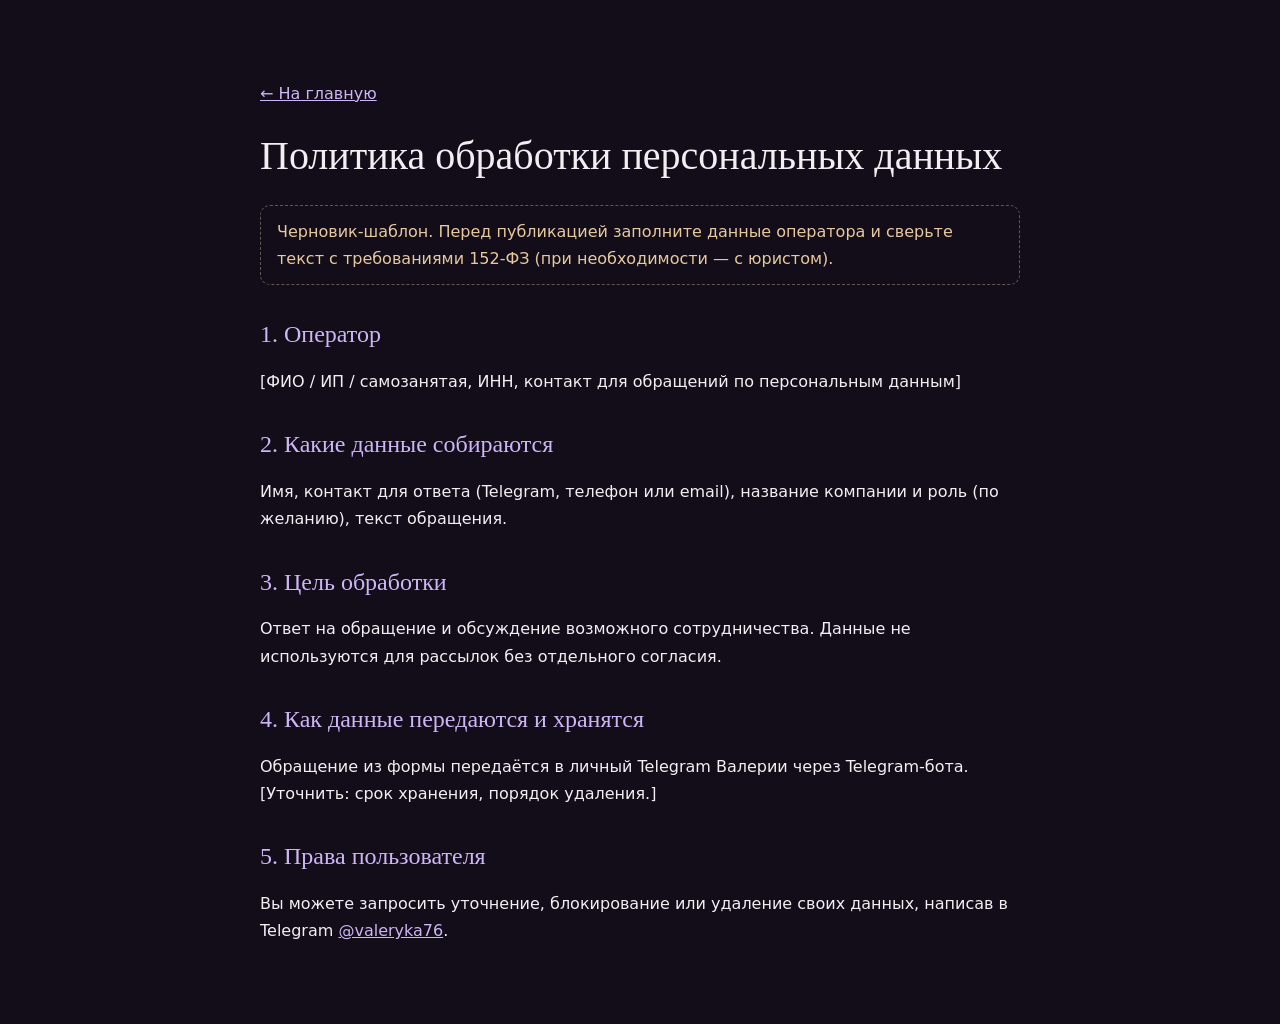
<file: privacy.html>
<!doctype html>
<html lang="ru"><head><meta charset="utf-8"><meta name="viewport" content="width=device-width, initial-scale=1"><title>Политика обработки персональных данных — Валерия Кравченко</title><meta name="robots" content="noindex"><link rel="icon" href="assets/img/favicon-32.png" type="image/png" sizes="32x32">
<style>body{margin:0;background:#120d18;color:#f4eef3;font:16px/1.7 system-ui,'Segoe UI',Arial,sans-serif}main{max-width:760px;margin:auto;padding:64px 24px}h1{font:400 40px/1.1 Georgia,serif}h2{font:400 24px Georgia,serif;margin-top:36px;color:#cdb6f6}a{color:#cdb6f6}.ph{color:#e7c9a0;border:1px dashed #e7c9a066;padding:12px 16px;border-radius:10px}</style></head>
<body><main>
<p><a href="index.html">← На главную</a></p>
<h1>Политика обработки персональных данных</h1>
<p class="ph">Черновик-шаблон. Перед публикацией заполните данные оператора и сверьте текст с требованиями 152-ФЗ (при необходимости — с юристом).</p>
<h2>1. Оператор</h2><p>[ФИО / ИП / самозанятая, ИНН, контакт для обращений по персональным данным]</p>
<h2>2. Какие данные собираются</h2><p>Имя, контакт для ответа (Telegram, телефон или email), название компании и роль (по желанию), текст обращения.</p>
<h2>3. Цель обработки</h2><p>Ответ на обращение и обсуждение возможного сотрудничества. Данные не используются для рассылок без отдельного согласия.</p>
<h2>4. Как данные передаются и хранятся</h2><p>Обращение из формы передаётся в личный Telegram Валерии через Telegram-бота. [Уточнить: срок хранения, порядок удаления.]</p>
<h2>5. Права пользователя</h2><p>Вы можете запросить уточнение, блокирование или удаление своих данных, написав в Telegram <a href="https://t.me/valeryka76">@valeryka76</a>.</p>
</main></body></html>
</file>
<file: assets/css/style.css>
/* Валерия Кравченко — personal brand landing
   Palette: deep plum ground, single lilac accent, cool blue used pointwise.
   Motion: CSS rise on load (Fluxora-style), IO reveals + one rAF scroll loop (SELENE-style). */
@font-face{font-family:'Cormorant Fallback';src:local('Georgia'),local('Times New Roman'),local('Liberation Serif'),local('DejaVu Serif');size-adjust:92%;ascent-override:100%;descent-override:31%;line-gap-override:0%}
@font-face{font-family:'Manrope Fallback';src:local('Arial'),local('Helvetica'),local('Liberation Sans'),local('DejaVu Sans');size-adjust:101%;ascent-override:106%;descent-override:30%;line-gap-override:0%}
:root{
  --bg:#120d18; --bg-2:#17111f; --surface:#1d1626; --surface-2:#251b31;
  --ink:#f4eef3; --ink-soft:rgba(244,238,243,.74); --muted:#a99db2; --faint:rgba(244,238,243,.42);
  --lilac:#cdb6f6; --lilac-2:#e3d5ff; --lilac-deep:#8c6bc0; --plum:#3a2148; --rose:#b98aa9; --blue:#9db0ff;
  --hair:rgba(255,255,255,.09); --hair-2:rgba(205,182,246,.22);
  --paper:#efe9e3; --paper-ink:#24182e; --paper-muted:#6d6274;
  --glass:rgba(32,22,44,.55);
  --serif:'Cormorant Garamond','Cormorant Fallback',Georgia,'Times New Roman',serif;
  --sans:'Manrope','Manrope Fallback',system-ui,-apple-system,'Segoe UI',Arial,sans-serif;
  --ease:cubic-bezier(.16,1,.3,1);
  --max:1240px; --gutter:clamp(20px,4vw,64px);
}
*,*::before,*::after{box-sizing:border-box}
*{margin:0}
html{-webkit-text-size-adjust:100%;scroll-padding-top:84px}
html.lenis,html.lenis body{height:auto}
.lenis.lenis-smooth{scroll-behavior:auto!important}
body{background:var(--bg);color:var(--ink);font:400 16px/1.65 var(--sans);-webkit-font-smoothing:antialiased;overflow-x:hidden;text-rendering:optimizeLegibility}
body.menu-open{overflow:hidden}
img,svg,video,canvas{display:block;max-width:100%}
img{height:auto}
a{color:inherit;text-decoration:none}
button,input,select,textarea{font:inherit;color:inherit}
button{background:none;border:0;cursor:pointer;padding:0}
ul,ol{list-style:none;padding:0}
::selection{background:var(--lilac);color:#1d1427}
:focus-visible{outline:2px solid var(--lilac);outline-offset:4px;border-radius:4px}
.skip{position:fixed;left:-9999px;top:12px;z-index:200;background:var(--lilac);color:#1d1427;padding:10px 16px;border-radius:999px;font-weight:600}
.skip:focus{left:12px}
.wrap{width:min(var(--max),100% - 2*var(--gutter));margin-inline:auto}
h1,h2,h3{font-weight:400}
h1,h2{font-family:var(--serif);letter-spacing:-.02em}
em{font-family:var(--serif);font-style:italic;font-weight:400;color:var(--lilac)}
h2{font-size:clamp(38px,5vw,68px);line-height:1.02}
h3{font-size:20px;line-height:1.3;font-weight:500;letter-spacing:-.01em}
.eyebrow{display:inline-flex;align-items:center;gap:14px;font-size:11px;font-weight:600;letter-spacing:.22em;text-transform:uppercase;color:var(--lilac)}
.eyebrow::before{content:'';width:28px;height:1px;background:currentColor;opacity:.7}
.glass{background:var(--glass);backdrop-filter:blur(18px) saturate(1.2);-webkit-backdrop-filter:blur(18px) saturate(1.2);border:1px solid var(--hair-2)}
.ph{color:#e7c9a0!important;font-style:normal}
.ph-mini{display:inline-block;font-size:10px;letter-spacing:.06em;color:#e7c9a0;border:1px dashed #e7c9a066;border-radius:999px;padding:0 8px;margin-left:6px;vertical-align:middle}
.draft-tag{font-size:10px;letter-spacing:.1em;text-transform:uppercase;color:#e7c9a0;border:1px dashed #e7c9a077;border-radius:999px;padding:3px 10px;white-space:nowrap}

/* ---------- buttons ---------- */
.btn{display:inline-flex;align-items:center;gap:14px;border-radius:999px;font-size:15px;font-weight:600;letter-spacing:-.005em;white-space:nowrap;transition:transform .45s var(--ease),box-shadow .45s var(--ease),background-color .45s var(--ease),border-color .45s var(--ease)}
.btn--primary{padding:8px 8px 8px 26px;background:linear-gradient(100deg,#d9c6fb,#b597ec);color:#1d1427;box-shadow:0 14px 40px -12px rgba(181,151,236,.55)}
.btn--primary:hover{transform:translateY(-2px);box-shadow:0 22px 50px -14px rgba(181,151,236,.7)}
.btn--ghost{padding:8px 8px 8px 26px;border:1px solid var(--hair-2);color:var(--ink)}
.btn--ghost:hover{background:rgba(205,182,246,.08);transform:translateY(-2px)}
.btn__dot{display:grid;place-items:center;width:40px;height:40px;border-radius:50%;background:#1d1427;color:var(--lilac);font-size:17px;transition:transform .45s var(--ease)}
.btn--ghost .btn__dot{background:var(--lilac);color:#1d1427}
.btn:hover .btn__dot{transform:rotate(45deg)}
.link-line{display:inline-flex;align-items:center;gap:12px;font-size:14px;color:var(--ink-soft);padding-bottom:6px;background:linear-gradient(currentColor,currentColor) 0 100%/100% 1px no-repeat;transition:color .3s,background-size .45s var(--ease)}
.link-line:hover{color:var(--lilac);background-size:40% 1px}

/* ---------- header ---------- */
.header{position:fixed;inset:0 0 auto;z-index:50;transition:background-color .5s var(--ease),border-color .5s,transform .5s var(--ease);border-bottom:1px solid transparent}
.header.is-scrolled{background:rgba(18,13,24,.72);backdrop-filter:blur(18px);-webkit-backdrop-filter:blur(18px);border-color:var(--hair)}
.header__inner{height:76px;display:flex;align-items:center;justify-content:space-between;gap:24px}
.brand{display:flex;align-items:center;gap:12px;min-width:0}
.brand__mark{display:grid;place-items:center;width:42px;height:42px;border:1px solid var(--hair-2);border-radius:50%;font:italic 500 18px/1 var(--serif);color:var(--lilac);flex:none}
.brand__text strong{display:block;font-size:14px;font-weight:600;letter-spacing:.01em;white-space:nowrap}
.brand__text small{display:block;font-size:10px;letter-spacing:.18em;text-transform:uppercase;color:var(--muted)}
.nav{display:flex;gap:32px;font-size:13px;color:var(--ink-soft)}
.nav a{position:relative;transition:color .3s}
.nav a::after{content:'';position:absolute;left:0;right:0;bottom:-6px;height:1px;background:var(--lilac);transform:scaleX(0);transform-origin:left;transition:transform .45s var(--ease)}
.nav a:hover{color:var(--ink)}.nav a:hover::after{transform:scaleX(1)}
.nav__mobile-cta{display:none}
.header__cta{font-size:13px;padding:10px 18px;border:1px solid var(--hair-2);border-radius:999px;transition:background-color .3s,color .3s}
.header__cta:hover{background:var(--lilac);color:#1d1427}
.burger{display:none;width:44px;height:44px;border:1px solid var(--hair-2);border-radius:50%;position:relative}
.burger span{position:absolute;left:13px;right:13px;height:1.5px;background:var(--ink);transition:transform .4s var(--ease),top .4s var(--ease)}
.burger span:first-child{top:17px}.burger span:last-child{top:25px}
.burger[aria-expanded="true"] span:first-child{top:21px;transform:rotate(45deg)}
.burger[aria-expanded="true"] span:last-child{top:21px;transform:rotate(-45deg)}

/* ---------- hero ---------- */
.hero{position:relative;isolation:isolate;min-height:100svh;display:flex;flex-direction:column;padding:120px 0 34px;overflow:hidden}
.hero__bg{position:absolute;inset:0;z-index:-1;background:radial-gradient(120% 90% at 80% 20%,#3b2150 0%,#1b1226 45%,var(--bg) 75%)}
.mesh{position:absolute;inset:0;width:100%;height:100%;opacity:0;transition:opacity 1.6s var(--ease)}
.mesh.is-ready{opacity:1}
.hero__bg::after{content:'';position:absolute;inset:0;background:linear-gradient(96deg,rgba(14,9,19,.82) 0%,rgba(14,9,19,.5) 38%,rgba(14,9,19,.05) 65%),linear-gradient(0deg,var(--bg) 0%,rgba(18,13,24,0) 30%)}
.hero__grain{position:absolute;inset:0;z-index:1;opacity:.12;mix-blend-mode:overlay;background-image:url("data:image/svg+xml,%3Csvg xmlns='http://www.w3.org/2000/svg' width='160' height='160'%3E%3Cfilter id='n'%3E%3CfeTurbulence type='fractalNoise' baseFrequency='.9' numOctaves='2' stitchTiles='stitch'/%3E%3C/filter%3E%3Crect width='100%25' height='100%25' filter='url(%23n)'/%3E%3C/svg%3E")}
.hero__rules{position:absolute;inset:0;z-index:2;display:flex;justify-content:space-between;padding:0 28%;pointer-events:none}
.hero__rules span{width:1px;background:rgba(255,255,255,.045)}
.hero__rules span:nth-child(2){margin-left:14px}
.hero__grid{flex:1;display:grid;grid-template-columns:1.15fr .85fr;gap:clamp(24px,4vw,72px);align-items:center}
.hero__title{margin:26px 0 0;font-size:clamp(46px,6.6vw,104px);line-height:.98;letter-spacing:-.03em}
.hero__title .line{display:block;overflow:hidden;padding-bottom:.06em}
.hero__title .line>*{display:inline-block}
.hero__title em{color:var(--lilac)}
.hero__sub{max-width:480px;margin-top:28px;font-size:17px;line-height:1.7;color:var(--ink-soft)}
.hero__actions{display:flex;flex-wrap:wrap;align-items:center;gap:20px 32px;margin-top:38px}
.hero__portrait{position:relative;justify-self:end;width:min(100%,460px);aspect-ratio:3/4}
.portrait__frame{position:absolute;inset:0;border-radius:240px 240px 16px 16px;overflow:hidden;box-shadow:0 40px 120px -40px rgba(140,107,192,.5);will-change:transform}
.portrait__frame img{position:absolute;left:0;top:-6%;width:100%;height:112%;object-fit:cover;object-position:50% 30%;filter:saturate(.9) contrast(1.03)}
.portrait__frame::after{content:'';position:absolute;inset:0;background:linear-gradient(0deg,rgba(18,13,24,.75) 0%,rgba(18,13,24,0) 35%),radial-gradient(120% 80% at 50% 0%,rgba(205,182,246,.08),transparent 60%)}
.portrait__orbit{position:absolute;inset:-18px -26px 30px -18px;border:1px solid rgba(205,182,246,.22);border-radius:260px 260px 22px 22px;pointer-events:none}
.portrait__orbit::after{content:'';position:absolute;top:22%;right:-4px;width:7px;height:7px;border-radius:50%;background:var(--lilac);box-shadow:0 0 18px 2px var(--lilac)}
.portrait__tag{position:absolute;left:-28px;bottom:42px;display:flex;white-space:nowrap;align-items:center;gap:12px;padding:14px 20px;border-radius:999px;font-size:13px;color:var(--ink-soft)}
.portrait__tag b{font:italic 500 19px/1 var(--serif);color:var(--lilac)}
.pulse{width:8px;height:8px;border-radius:50%;background:#9fe0c0;box-shadow:0 0 0 0 rgba(159,224,192,.5);animation:pulse 2.6s infinite}
@keyframes pulse{70%{box-shadow:0 0 0 10px rgba(159,224,192,0)}100%{box-shadow:0 0 0 0 rgba(159,224,192,0)}}
.hero__facts{display:grid;grid-template-columns:repeat(3,1fr);margin-top:44px;border-top:1px solid var(--hair)}
.fact{display:flex;align-items:center;gap:18px;padding:24px 28px 0 0}
.fact+.fact{padding-left:28px;border-left:1px solid var(--hair)}
.fact__big{font:400 42px/1 var(--serif);color:var(--ink);white-space:nowrap}
.fact__big i{font-size:.6em;color:var(--lilac)}
.fact__txt{font-size:12.5px;line-height:1.5;color:var(--muted)}
.hero__scroll{position:absolute;left:50%;bottom:18px;width:22px;height:36px;border:1px solid var(--hair-2);border-radius:12px;transform:translateX(-50%);display:none}
.hero__scroll span{position:absolute;left:50%;top:7px;width:2px;height:7px;margin-left:-1px;border-radius:2px;background:var(--lilac);animation:wheel 2.2s var(--ease) infinite}
@keyframes wheel{0%{opacity:0;transform:translateY(0)}30%{opacity:1}100%{opacity:0;transform:translateY(12px)}}

/* load choreography (Fluxora "rise") */
.rise{animation:rise 1.2s var(--ease) both;animation-delay:var(--d,0s)}
.hero__title .rise{animation-name:riseLine;animation-duration:1.3s}
@keyframes rise{from{opacity:0;transform:translateY(26px);filter:blur(6px)}to{opacity:1;transform:none;filter:none}}
@keyframes riseLine{from{transform:translateY(105%)}to{transform:none}}

/* ---------- sections ---------- */
.section{padding:clamp(88px,11vw,160px) 0;position:relative}
.head{display:grid;grid-template-columns:1fr auto;grid-template-areas:"eb eb" "h aside";gap:22px 60px;align-items:end;margin-bottom:clamp(40px,5vw,64px)}
.head .eyebrow{grid-area:eb}
.head h2{grid-area:h;max-width:780px}
.head__aside{grid-area:aside;max-width:330px;font-size:14.5px;color:var(--muted)}
[data-reveal]{opacity:0;transform:translateY(32px);transition:opacity 1.1s var(--ease),transform 1.1s var(--ease);transition-delay:var(--rd,0s)}
[data-reveal].is-in{opacity:1;transform:none}
.no-js [data-reveal]{opacity:1;transform:none}

/* situations */
.pains{display:grid;grid-template-columns:repeat(3,1fr);border-top:1px solid var(--hair);border-left:1px solid var(--hair)}
.pain{position:relative;padding:34px 32px 38px;border-right:1px solid var(--hair);border-bottom:1px solid var(--hair);overflow:hidden}
.pain::before{content:'';position:absolute;inset:0;background:radial-gradient(400px circle at var(--mx,50%) var(--my,50%),rgba(205,182,246,.09),transparent 45%);opacity:0;transition:opacity .4s}
.pain:hover::before{opacity:1}
.pain__n{display:block;font:italic 500 16px/1 var(--serif);color:var(--lilac-deep);color:#a98bd6;margin-bottom:26px}
.pain h3{margin-bottom:12px;font-size:21px}
.pain p{font-size:14px;color:var(--muted)}
.bridge{display:flex;gap:18px;align-items:baseline;margin-top:44px;font:400 clamp(22px,2.4vw,30px)/1.35 var(--serif);color:var(--ink)}
.bridge>span{color:var(--lilac);font-family:var(--sans);font-size:24px}

/* focus reveal */

/* approach (light surface for long reading) */
.approach{background:var(--paper);color:var(--paper-ink);border-radius:36px;margin-inline:clamp(0px,1vw,16px)}
.approach .eyebrow{color:#7a55a3}
.approach em{color:#7a55a3}
.approach__grid{display:grid;grid-template-columns:1.05fr .95fr;gap:clamp(40px,7vw,110px);align-items:center}
.approach h2{margin:22px 0 24px}
.approach__intro{font-size:16px;color:var(--paper-muted);max-width:480px}
.pillars{margin-top:34px}
.pillars li{display:grid;grid-template-columns:44px 1fr;gap:12px;padding:18px 0;border-top:1px solid rgba(36,24,46,.12)}
.pillars li:last-child{border-bottom:1px solid rgba(36,24,46,.12)}
.pillars span{font:italic 500 22px/1.2 var(--serif);color:#8f6bb8}
.pillars strong{font-size:16px;font-weight:600}
.pillars p{font-size:14px;color:var(--paper-muted);margin-top:3px}
.system{position:relative;aspect-ratio:1;width:min(100%,520px);justify-self:center}
.system__svg{position:absolute;inset:0;width:100%;height:100%}
.ring{fill:none;stroke:rgba(122,85,163,.25);stroke-width:1}
.ring--dash{stroke-dasharray:3 7;animation:spin 60s linear infinite;transform-origin:200px 200px}
@keyframes spin{to{transform:rotate(360deg)}}
.tri{fill:none;stroke:rgba(122,85,163,.35);stroke-width:1}
.spark{fill:#8f6bb8}
.system__core{position:absolute;left:50%;top:50%;transform:translate(-50%,-50%);width:32%;aspect-ratio:1;border-radius:50%;display:grid;place-items:center;text-align:center;background:radial-gradient(circle at 30% 25%,#4a2e60,#24182e);color:#efe4fb;font:italic 400 clamp(18px,2vw,26px)/1.1 var(--serif);box-shadow:0 30px 80px -20px rgba(74,46,96,.55)}
.node{position:absolute;transform:translate(-50%,-50%);background:#fbf8f4;border:1px solid rgba(122,85,163,.25);border-radius:12px;padding:10px 20px;text-align:center;font-size:15px;font-weight:600;box-shadow:0 14px 30px -14px rgba(36,24,46,.25);white-space:nowrap}
.node small{display:block;font-size:9.5px;font-weight:600;letter-spacing:.16em;text-transform:uppercase;color:#8a7a93}
.node--people{left:50%;top:12.5%}.node--process{left:18%;top:72.5%}.node--ai{left:82%;top:72.5%}
.example{margin-top:clamp(56px,7vw,90px);padding:34px;border-radius:20px;background:#e6dfd7}
.example__label{font-size:12px;letter-spacing:.14em;text-transform:uppercase;color:#7a55a3;font-weight:600;margin-bottom:22px}
.example__chain{display:grid;grid-template-columns:1fr auto 1fr auto 1fr;gap:18px;align-items:center}
.chain__step{background:#f6f2ed;border-radius:14px;padding:20px 22px;height:100%}
.chain__step span{font:italic 500 22px/1 var(--serif);color:#7a55a3}
.chain__step p{font-size:14.5px;margin-top:8px;color:#3d3045}
.chain__arrow{color:#8f6bb8;font-size:22px}

/* zoom reveal */

/* cases */
.cases__list{display:grid;gap:18px}
.case{display:grid;grid-template-columns:minmax(0,.9fr) minmax(0,2fr);gap:20px 48px;padding:36px;border:1px solid var(--hair);border-radius:22px;background:linear-gradient(140deg,rgba(255,255,255,.035),rgba(255,255,255,0) 60%);transition:border-color .5s,background-color .5s}
.case:hover{border-color:var(--hair-2)}
.case__meta{display:flex;flex-direction:column;gap:10px;align-items:flex-start}
.case__no{font:italic 500 18px/1 var(--serif);color:var(--lilac)}
.case__type{font-size:13px;color:var(--muted)}
.case__title{grid-column:1;font:400 clamp(24px,2.4vw,32px)/1.15 var(--serif);letter-spacing:-.01em}
.case__flow{grid-column:2;grid-row:1/span 2;display:grid;grid-template-columns:repeat(4,1fr);gap:0;border-left:1px solid var(--hair)}
.case__flow>div{padding:0 22px;border-right:1px solid var(--hair)}
.case__flow>div:last-child{border-right:0}
.case__flow dt{font-size:10.5px;font-weight:600;letter-spacing:.16em;text-transform:uppercase;color:var(--lilac);margin-bottom:12px}
.case__flow dd{font-size:14px;color:var(--ink-soft);margin:0}

/* services */
.cards{display:grid;grid-template-columns:repeat(auto-fit,minmax(min(100%,460px),1fr));gap:18px}
.card{position:relative;display:flex;flex-direction:column;gap:14px;padding:36px;border-radius:22px;border:1px solid var(--hair);background:var(--surface);overflow:hidden;transition:transform .6s var(--ease),border-color .6s,box-shadow .6s var(--ease)}
.card::after{content:'';position:absolute;inset:-1px;border-radius:inherit;background:radial-gradient(600px circle at var(--mx,80%) var(--my,0%),rgba(205,182,246,.12),transparent 40%);opacity:0;transition:opacity .5s;pointer-events:none}
.card:hover{transform:translateY(-6px);border-color:var(--hair-2);box-shadow:0 30px 70px -40px rgba(140,107,192,.6)}
.card:hover::after{opacity:1}
.card--feature{background:linear-gradient(150deg,#d9c6fb 0%,#b597ec 100%);color:#1d1427;border-color:transparent}
.card--feature em,.card--feature .card__n{color:#4b2f74}
.card__top{display:flex;justify-content:space-between;align-items:center;font-size:11px;font-weight:600;letter-spacing:.16em;text-transform:uppercase;color:var(--muted);margin-bottom:18px}
.card--feature .card__top{color:#55407a}
.card__n{font:italic 400 30px/1 var(--serif);letter-spacing:0;text-transform:none;color:var(--lilac)}
.card h3{font:400 clamp(30px,3vw,40px)/1.05 var(--serif);letter-spacing:-.02em;margin-bottom:6px}
.card p{font-size:14.5px;color:var(--ink-soft)}
.card--feature p{color:#3a2b4f}
.card__for b{font-weight:600;color:var(--ink)}
.card--feature .card__for b{color:#1d1427}
.card__out{margin-top:auto;padding-top:20px;border-top:1px solid var(--hair);font-size:14px;color:var(--ink-soft)}
.card--feature .card__out{border-color:rgba(29,20,39,.16);color:#3a2b4f}
.card__out span{display:block;font-size:10.5px;font-weight:600;letter-spacing:.16em;text-transform:uppercase;margin-bottom:6px;color:var(--lilac)}
.card--feature .card__out span{color:#4b2f74}
.card__foot{display:flex;flex-wrap:wrap;justify-content:space-between;align-items:center;gap:14px 20px;margin-top:8px}
.price{font-size:12.5px;color:var(--muted)}
.card--feature .price.ph{color:#6a4b1a!important}
.card__btn{display:inline-flex;align-items:center;gap:12px;font-size:14px;font-weight:600;padding:12px 20px;border-radius:999px;border:1px solid var(--hair-2);transition:background-color .4s,color .4s,border-color .4s}
.card__btn:hover{background:var(--lilac);color:#1d1427;border-color:var(--lilac)}
.card--feature .card__btn{background:#1d1427;color:var(--lilac-2);border-color:#1d1427}
.card--feature .card__btn:hover{background:#2c1f3b}

/* steps / route */
.steps{background:var(--bg-2);border-top:1px solid var(--hair);border-bottom:1px solid var(--hair)}
.route{position:relative}
.route__line{position:absolute;left:0;right:0;top:4px;width:100%;height:20px;overflow:visible}
.route__base{stroke:var(--hair);stroke-width:1;fill:none;vector-effect:non-scaling-stroke}
.route__ink{stroke:var(--lilac);stroke-width:1.5;fill:none;stroke-dasharray:1;stroke-dashoffset:var(--ink,1);vector-effect:non-scaling-stroke}
.route__steps{display:grid;grid-template-columns:repeat(4,1fr);gap:32px;position:relative}
.route__steps li{padding-top:44px;opacity:.35;transition:opacity .7s var(--ease)}
.route__steps li.on{opacity:1}
.route__dot{position:absolute;top:8px;width:12px;height:12px;border-radius:50%;background:var(--bg-2);border:1.5px solid var(--hair-2);transition:background-color .5s,border-color .5s,box-shadow .5s}
.route__steps li.on .route__dot{background:var(--lilac);border-color:var(--lilac);box-shadow:0 0 0 6px rgba(205,182,246,.12)}
.route__n{display:block;font:italic 500 17px/1 var(--serif);color:var(--lilac);margin-bottom:18px}
.route__steps h3{margin-bottom:8px}
.route__steps p{font-size:14px;color:var(--muted)}
.note-split{display:grid;grid-template-columns:1fr 1fr;margin-top:64px;border:1px solid var(--hair);border-radius:18px;overflow:hidden}
.note-split>div{padding:26px 30px}
.note-split>div+div{border-left:1px solid var(--hair);background:rgba(205,182,246,.05)}
.note-split span{display:block;font-size:11px;font-weight:600;letter-spacing:.16em;text-transform:uppercase;color:var(--lilac);margin-bottom:8px}
.note-split p{font-size:14.5px;color:var(--ink-soft)}

/* about */
.about__grid{display:grid;grid-template-columns:.9fr 1.1fr;gap:clamp(40px,7vw,110px);align-items:center}
.about__media{position:relative;padding:0 9% 12% 0}
.about__photo{border-radius:20px;overflow:hidden;aspect-ratio:5/6}
.about__photo{position:relative}.about__photo img{position:absolute;left:0;top:-5%;width:100%;height:110%;object-fit:cover;object-position:50% 20%;filter:saturate(.85)}
.about__live{position:absolute;right:0;bottom:0;width:38%;aspect-ratio:3/4;border-radius:16px;overflow:hidden;border:6px solid var(--bg);transform:rotate(3deg);box-shadow:0 30px 60px -20px rgba(0,0,0,.6)}
.about__live img{width:100%;height:100%;object-fit:cover;object-position:50% 25%}
.about__copy h2{margin:22px 0 26px}
.about__copy>p:not(.eyebrow):not(.about__sign){font-size:16px;color:var(--ink-soft);margin-top:16px;max-width:560px}
.about__facts{margin-top:30px;display:grid;gap:0;border-top:1px solid var(--hair)}
.about__facts li{padding:14px 0;border-bottom:1px solid var(--hair);font-size:14.5px;color:var(--ink-soft)}
.about__facts b{color:var(--ink);font-weight:600}
.about__sign{margin-top:28px;font:italic 400 26px/1.2 var(--serif);color:var(--lilac)}
.reviews{display:grid;grid-template-columns:1fr 1fr;gap:18px;margin-top:clamp(56px,7vw,90px)}
.review{padding:32px;border-radius:20px;border:1px dashed rgba(231,201,160,.35);background:rgba(255,255,255,.02)}
.review blockquote{font:italic 400 22px/1.4 var(--serif);color:#e7c9a0}
.review figcaption{margin-top:18px;font-size:13px;color:var(--muted);display:flex;flex-direction:column}
.review figcaption b{color:#e7c9a0;font-weight:600}

/* speaker */
.speaker__grid{display:grid;grid-template-columns:1.25fr .75fr;gap:clamp(32px,5vw,72px);align-items:start}
.hlist{border-top:1px solid var(--hair)}
.hlist__row{display:grid;grid-template-columns:64px 1fr 40px;gap:16px;align-items:start;padding:26px 18px;border-bottom:1px solid var(--hair);border-radius:14px;cursor:default;transition:background-color .5s var(--ease),padding .5s var(--ease)}
.hlist__n{font:italic 400 28px/1 var(--serif);color:var(--faint);transition:color .4s}
.hlist__body h3{font:400 clamp(22px,2.2vw,30px)/1.2 var(--serif);letter-spacing:-.01em}
.hlist__body p{display:grid;grid-template-rows:0fr;font-size:14.5px;color:var(--muted);max-height:0;opacity:0;overflow:hidden;transition:max-height .6s var(--ease),opacity .5s,margin .6s var(--ease)}
.hlist__arrow{color:var(--faint);font-size:20px;transform:none;transition:transform .5s var(--ease),color .4s}
.hlist__row:hover,.hlist__row:focus-visible,.hlist__row.is-open{background:rgba(205,182,246,.06)}
.hlist__row:hover .hlist__n,.hlist__row:focus-visible .hlist__n,.hlist__row.is-open .hlist__n{color:var(--lilac)}
.hlist__row:hover p,.hlist__row:focus-visible p,.hlist__row.is-open p{max-height:120px;opacity:1;margin-top:10px}
.hlist__row:hover .hlist__arrow,.hlist__row:focus-visible .hlist__arrow,.hlist__row.is-open .hlist__arrow{transform:rotate(-45deg);color:var(--lilac)}
.speaker__photo{position:relative;border-radius:200px 200px 20px 20px;overflow:hidden;aspect-ratio:4/5;position:sticky;top:110px}
.speaker__photo img{width:100%;height:100%;object-fit:cover;object-position:50% 20%;filter:saturate(.85)}
.speaker__photo figcaption{position:absolute;left:14px;right:14px;bottom:14px;padding:12px 16px;border-radius:999px;font-size:12px;text-align:center;color:var(--ink-soft)}
.speaker__cta{margin-top:40px}

/* faq */
.faq{padding-top:0}
.faq__grid{display:grid;grid-template-columns:.8fr 1.2fr;gap:clamp(32px,6vw,90px)}
.faq h2{margin-top:22px}
details{border-top:1px solid var(--hair)}
details:last-child{border-bottom:1px solid var(--hair)}
summary{list-style:none;cursor:pointer;display:flex;justify-content:space-between;gap:24px;align-items:center;padding:24px 0;font-size:17px;font-weight:500}
summary::-webkit-details-marker{display:none}
summary::after{content:'';flex:none;width:30px;height:30px;border-radius:50%;border:1px solid var(--hair-2);background:linear-gradient(var(--lilac),var(--lilac)) center/11px 1.5px no-repeat,linear-gradient(var(--lilac),var(--lilac)) center/1.5px 11px no-repeat;transition:transform .5s var(--ease)}
details[open] summary::after{transform:rotate(45deg)}
details p{padding:0 50px 24px 0;font-size:15px;color:var(--muted)}

/* contact */
.contact{position:relative;overflow:hidden;padding:clamp(88px,11vw,150px) 0;background:linear-gradient(180deg,var(--bg) 0%,#1a1124 100%);border-top:1px solid var(--hair)}
.contact__glow{position:absolute;width:900px;height:900px;right:-300px;bottom:-500px;border-radius:50%;background:radial-gradient(circle,rgba(140,107,192,.35),transparent 60%);filter:blur(20px);pointer-events:none}
.contact__grid{position:relative;display:grid;grid-template-columns:.9fr 1.1fr;gap:clamp(40px,6vw,90px);align-items:start}
.contact h2{margin:22px 0 22px}
.contact__lead{font-size:17px;color:var(--ink-soft);max-width:420px}
.tg-cards{display:grid;gap:12px;margin-top:40px;max-width:420px}
.tg-card{display:grid;grid-template-columns:auto 1fr auto;align-items:center;gap:16px;padding:16px 20px 16px 16px;border:1px solid var(--hair);border-radius:18px;transition:border-color .4s,background-color .4s,transform .5s var(--ease)}
.tg-card:hover{border-color:var(--hair-2);background:rgba(205,182,246,.05);transform:translateX(4px)}
.tg-ico{display:grid;place-items:center;width:46px;height:46px;border-radius:50%;background:linear-gradient(160deg,#37aee2,#1e96c8);color:#fff}
.tg-ico svg{width:22px;height:22px;margin-left:-2px}
.tg-card small{display:block;font-size:11px;letter-spacing:.12em;text-transform:uppercase;color:var(--muted)}
.tg-card b{font-weight:600;font-size:16px}
.tg-card__go{color:var(--lilac);font-size:18px}
.form{display:grid;gap:18px;padding:clamp(24px,3.4vw,40px);border-radius:26px}
.form__row{display:grid;grid-template-columns:1fr 1fr;gap:18px}
.field{display:flex;flex-direction:column;gap:8px;min-width:0}
.field label{font-size:12.5px;color:var(--ink-soft)}
.opt{color:var(--faint);font-size:11px;margin-left:4px}
.field input,.field select,.field textarea{width:100%;min-width:0;padding:14px 16px;border-radius:12px;border:1px solid rgba(205,182,246,.18);background:rgba(18,13,24,.55);color:var(--ink);font-size:15px;transition:border-color .3s,box-shadow .3s}
.field select{appearance:none;-webkit-appearance:none;padding-right:40px;background-image:linear-gradient(45deg,transparent 50%,var(--lilac) 50%),linear-gradient(135deg,var(--lilac) 50%,transparent 50%);background-position:calc(100% - 20px) 50%,calc(100% - 15px) 50%;background-size:5px 5px;background-repeat:no-repeat}
.field select option{background:#221a2d}
.field textarea{resize:vertical;min-height:120px}
.field input::placeholder,.field textarea::placeholder{color:rgba(244,238,243,.32)}
.field input:focus,.field select:focus,.field textarea:focus{outline:none;border-color:var(--lilac);box-shadow:0 0 0 4px rgba(205,182,246,.12)}
.field.invalid input,.field.invalid textarea{border-color:#f09aa8}
.field__err{font-size:12px;color:#f3a7b4;min-height:0}
.field__err:empty{display:none}
.hp{position:absolute!important;left:-10000px;width:1px;height:1px;overflow:hidden}
.consent{display:flex;gap:12px;align-items:flex-start;font-size:12.5px;color:var(--muted);cursor:pointer}
.consent input{flex:none;width:18px;height:18px;margin-top:1px;accent-color:#b597ec}
.consent a{color:var(--lilac);text-decoration:underline;text-underline-offset:3px}
.form__submit{justify-self:start}
.form__submit[disabled]{opacity:.6;pointer-events:none}
.form.is-sending .btn__dot{animation:spin 1s linear infinite}
.form__status{font-size:14px;line-height:1.55;border-radius:14px;padding:14px 16px}
.form__status:empty{display:none}
.form__status.ok{background:rgba(159,224,192,.1);border:1px solid rgba(159,224,192,.35);color:#cdeedd}
.form__status.err{background:rgba(240,154,168,.08);border:1px solid rgba(240,154,168,.35);color:#f6cad2}
.form__status a{text-decoration:underline;text-underline-offset:3px;color:var(--lilac-2)}
.form__alt{font-size:13px;color:var(--muted)}
.form__alt a{display:inline-flex;align-items:center;gap:6px;color:var(--lilac);margin-left:4px}
.form__alt svg{width:15px;height:15px;color:#37aee2}

/* footer */
.footer{padding:56px 0 28px;border-top:1px solid var(--hair);background:#140e1b}
.footer__grid{display:grid;grid-template-columns:1.2fr 1fr 1fr;gap:32px;align-items:start}
.footer__brand{display:flex;gap:14px;align-items:center}
.footer__brand b{display:block;font-weight:600}
.footer__brand span{font-size:13px;color:var(--muted)}
.footer__nav{display:flex;flex-wrap:wrap;gap:12px 24px;font-size:14px;color:var(--ink-soft)}
.footer__nav a:hover,.footer__tg a:hover{color:var(--lilac)}
.footer__tg{display:grid;gap:10px;justify-items:end;font-size:14px}
.footer__tg a{display:inline-flex;align-items:center;gap:10px}
.footer__tg svg{width:18px;height:18px;color:#37aee2}
.footer__bottom{display:flex;flex-wrap:wrap;justify-content:space-between;gap:12px 24px;margin-top:44px;padding-top:22px;border-top:1px solid var(--hair);font-size:12px;color:var(--faint)}
.footer__bottom a:hover{color:var(--lilac)}

/* floating CTA */
.float-cta{position:fixed;right:max(20px,env(safe-area-inset-right));bottom:max(20px,env(safe-area-inset-bottom));z-index:40;display:flex;align-items:center;gap:10px;padding:8px 20px 8px 8px;border-radius:999px;background:rgba(32,22,44,.78);backdrop-filter:blur(16px);-webkit-backdrop-filter:blur(16px);border:1px solid var(--hair-2);font-size:14px;font-weight:600;box-shadow:0 20px 50px -20px rgba(0,0,0,.7);transform:translateY(140%);opacity:0;transition:transform .6s var(--ease),opacity .6s var(--ease),background-color .3s}
.float-cta.show{transform:none;opacity:1}
.float-cta:hover{background:rgba(50,34,68,.9)}
.float-cta__ico{display:grid;place-items:center;width:38px;height:38px;border-radius:50%;background:linear-gradient(160deg,#37aee2,#1e96c8);color:#fff}
.float-cta__ico svg{width:18px;height:18px;margin-left:-2px}

/* ---------- responsive ---------- */
@media (max-width:1100px){
  .nav{gap:22px}
  .case{grid-template-columns:1fr}
  .case__title{grid-column:1}
  .case__flow{grid-column:1;grid-row:auto;grid-template-columns:repeat(2,1fr);gap:22px 0;border-left:0;border-top:1px solid var(--hair);padding-top:22px}
  .case__flow>div{padding:0 22px 0 0;border-right:0}
  .speaker__grid{grid-template-columns:1fr .8fr}
}
@media (max-width:900px){
  .header__cta{display:none}
  .burger{display:block}
  .nav{position:fixed;inset:76px 0 auto 0;height:calc(100svh - 76px);flex-direction:column;gap:0;padding:24px var(--gutter);background:rgba(18,13,24,.97);backdrop-filter:blur(20px);font:400 30px/1.2 var(--serif);color:var(--ink);opacity:0;visibility:hidden;transform:translateY(-10px);transition:opacity .4s var(--ease),transform .4s var(--ease),visibility 0s .4s}
  .nav a{padding:16px 0;border-bottom:1px solid var(--hair)}
  .nav a::after{display:none}
  .nav.open{opacity:1;visibility:visible;transform:none;transition-delay:0s}
  .nav__mobile-cta{display:block;color:var(--lilac)}
  .hero{padding-top:104px}
  .hero__grid{grid-template-columns:1fr;gap:44px}
  .hero__portrait{justify-self:center;width:min(62%,360px);order:-1}
  .hero__copy{text-align:left}
  .hero__facts{margin-top:40px}
  .head{grid-template-columns:1fr;grid-template-areas:"eb" "h" "aside"}
  .pains{grid-template-columns:1fr 1fr}
  .approach__grid{grid-template-columns:1fr}
  .example__chain{grid-template-columns:1fr;gap:10px}
  .chain__arrow{transform:rotate(90deg);justify-self:center}
  .route__line{display:none}
  .route__steps{grid-template-columns:1fr 1fr;gap:28px}
  .route__steps li{padding-top:0;padding-left:28px;border-left:1px solid var(--hair);position:relative}
  .route__dot{left:-6.5px;top:2px}
  .about__grid{grid-template-columns:1fr}
  .about__media{max-width:520px}
  .speaker__grid{grid-template-columns:1fr}
  .speaker__photo{position:relative;top:0;max-width:420px;width:100%;margin-inline:auto;order:-1}
  .faq__grid,.contact__grid{grid-template-columns:1fr}
  .footer__grid{grid-template-columns:1fr}
  .footer__tg{justify-items:start}
}
@media (max-width:600px){
  .brand__text small{display:none}
  .hero{padding-top:96px}
  .hero__grid{gap:32px}
  .hero__title{font-size:clamp(40px,12.4vw,60px);margin-top:18px}
  .eyebrow{font-size:10px;letter-spacing:.18em}
  .hero__sub{font-size:16px}
  .hero__actions{flex-direction:column;align-items:stretch}
  .hero__actions .btn{justify-content:space-between}
  .hero__actions .link-line{align-self:flex-start}
  .portrait__tag{left:-6px;bottom:24px;padding:10px 14px;font-size:12px}
  .portrait__tag b{font-size:16px}
  .portrait__orbit{inset:-10px -12px 24px -10px}
  .hero__facts{grid-template-columns:1fr;border-top:0}
  .fact,.fact+.fact{padding:16px 0;border-left:0;border-top:1px solid var(--hair)}
  .fact__big{font-size:34px;min-width:96px}
  .pains{grid-template-columns:1fr}
  .pain{padding:28px 24px}
  .bridge{font-size:22px}
  .approach{border-radius:24px;margin-inline:0}
  .system{width:100%}
  .node{padding:8px 12px;font-size:13px}
  .node small{font-size:8.5px}
  .example{padding:22px}
  .case{padding:26px 22px}
  .case__flow{grid-template-columns:1fr}
  .card{padding:28px 22px}
  .card__foot{flex-direction:column;align-items:flex-start}
  .route__steps{grid-template-columns:1fr}
  .note-split{grid-template-columns:1fr}
  .note-split>div+div{border-left:0;border-top:1px solid var(--hair)}
  .reviews{grid-template-columns:1fr}
  .hlist__row{grid-template-columns:40px 1fr;padding:22px 8px}
  .hlist__arrow{display:none}
  .hlist__n{font-size:22px}
  .hlist__body p{max-height:none;opacity:1;margin-top:8px}
  .form__row{grid-template-columns:1fr}
  .form__submit{justify-self:stretch;justify-content:space-between}
  details p{padding-right:0}
  .float-cta{padding:8px}
  .float-cta__txt{display:none}
}
@media (max-width:360px){
  .brand__text strong{font-size:13px}
  .hero__title{font-size:38px}
  .fact__big{font-size:30px}
  .btn{font-size:14px}
  .node--process{left:20%}.node--ai{left:80%}
}

/* ---------- reduced motion ---------- */
@media (prefers-reduced-motion:reduce){
  *,*::before,*::after{animation-duration:.001ms!important;animation-iteration-count:1!important;transition-duration:.001ms!important;scroll-behavior:auto!important}
  [data-reveal]{opacity:1;transform:none}
  .route__ink{stroke-dashoffset:0}.route__steps li{opacity:1}
}

/* ---------- v2: photos, logo, prices ---------- */
picture{display:contents}
.brand__mark{overflow:hidden;background:radial-gradient(circle at 50% 40%,rgba(205,182,246,.12),rgba(18,13,24,0) 70%)}
.brand__mark img{width:28px;height:28px;object-fit:contain;opacity:.95}
.footer__brand .brand__mark img{width:30px;height:30px}
.card__price{display:flex;align-items:baseline;flex-wrap:wrap;gap:4px 12px;padding:4px 0 10px;border-bottom:1px solid var(--hair);margin-bottom:6px}
.card__price b{font:400 clamp(34px,3.2vw,44px)/1 var(--serif);letter-spacing:-.01em;color:var(--ink);white-space:nowrap}
.card__price b small{font-size:.5em;font-style:italic;color:var(--lilac);margin-right:2px}
.card__price span{font-size:13px;color:var(--muted)}
.card--feature .card__price{border-color:rgba(29,20,39,.16)}
.card--feature .card__price b{color:#1d1427}
.card--feature .card__price span{color:#4b3a63}
.tg-logo{position:relative;display:block;width:46px;height:46px;flex:none}
.tg-logo img{width:46px;height:46px;border-radius:50%;object-fit:cover;box-shadow:0 0 0 1px rgba(205,182,246,.25)}
.tg-logo i{position:absolute;right:-4px;bottom:-4px;display:grid;place-items:center;width:20px;height:20px;border-radius:50%;background:linear-gradient(160deg,#37aee2,#1e96c8);color:#fff;box-shadow:0 0 0 2px var(--bg)}
.tg-logo i svg{width:11px;height:11px;margin-left:-1px}
.portrait__frame img{object-position:50% 22%}
.hero__portrait .portrait__frame{background:#1a1222}
.speaker__photo img{object-position:50% 15%}
.about__live img{object-position:40% 30%}
.chips{display:flex;gap:6px;flex-wrap:wrap;margin-top:-2px}
.chip{padding:5px 12px;border-radius:999px;border:1px solid rgba(205,182,246,.18);background:transparent;color:var(--ink-soft);font:inherit;font-size:12px;line-height:1.3;cursor:pointer;transition:background .25s,border-color .25s,color .25s}
.chip:hover{border-color:rgba(205,182,246,.45);color:var(--ink)}
.chip[aria-pressed="true"]{background:rgba(205,182,246,.16);border-color:var(--lilac);color:var(--ink)}
.chip:focus-visible{outline:2px solid var(--lilac);outline-offset:2px}
.field.invalid input[type=tel]{border-color:#f09aa8}

/* ---------- v3: MAX, email, time field, fallback ---------- */
.tg-cards{gap:10px}
.tg-card{padding:13px 18px 13px 14px}
.tg-ico--max{background:linear-gradient(150deg,#45a8ff 0%,#5b5cf6 55%,#9b4dff 100%)}
.tg-ico--max svg{width:21px;height:21px;margin:0}
.tg-ico--mail{background:rgba(205,182,246,.12);color:var(--lilac);box-shadow:inset 0 0 0 1px rgba(205,182,246,.28)}
.tg-ico--mail svg{width:21px;height:21px;margin:0}
.i-max{color:#6f6cff}
.i-mail{color:var(--lilac)}
.footer__tg .i-max{color:#7b7bff}.footer__tg .i-mail{color:var(--lilac)}
.form__alt{display:flex;flex-wrap:wrap;align-items:center;gap:6px 16px}
.form__alt a{margin-left:0}
.form__alt .i-max{color:#7b7bff}.form__alt .i-mail{color:var(--lilac)}
.time-pick{display:flex;align-items:center;gap:12px;flex-wrap:wrap}
.time-pick input{flex:1 1 220px}
.time-pick .chips{margin:0;flex:none}
.fallback{display:inline-flex;flex-wrap:wrap;gap:4px 14px;margin-left:2px}
.form__status small{display:block;margin-top:6px;font-size:12.5px;color:var(--ink-soft)}
.form__status small:empty{display:none}
.card--feature .card__foot .price{color:#3b2a52;font-weight:500}
.card--feature .card__foot .price::before{content:"✓";margin-right:6px;color:#5b3f86}
/* clip (not hidden) so focus/scrollIntoView can never shift these containers */
@supports (overflow:clip){.hero,.pain,.card,.contact,.note-split{overflow:clip}}

/* ---------- v4: real cases, proof strip, reviews ---------- */
.proof{margin:0 0 28px;padding:26px 32px;border:1px solid var(--hair);border-radius:22px;background:linear-gradient(120deg,rgba(205,182,246,.06),rgba(255,255,255,.01))}
.proof__label{font-size:10.5px;font-weight:600;letter-spacing:.18em;text-transform:uppercase;color:var(--lilac);margin-bottom:18px}
.proof__label span{color:var(--faint);font-weight:500;letter-spacing:.12em;margin-left:8px}
.proof__row{display:grid;grid-template-columns:repeat(4,1fr)}
.proof__item{display:flex;flex-direction:column;gap:8px;padding:0 24px;border-left:1px solid var(--hair)}
.proof__item:first-child{padding-left:0;border-left:0}
.proof__item b{font:400 clamp(30px,3vw,42px)/1 var(--serif);letter-spacing:-.01em;color:var(--ink);white-space:nowrap}
.proof__item b i{font-size:.62em;color:var(--lilac)}
.proof__item span{font-size:13px;line-height:1.45;color:var(--muted);max-width:230px}
.case__co{font:500 15px/1.2 var(--sans);color:var(--ink)}
.case__flow--3{grid-template-columns:repeat(3,1fr)}
.cases__own{margin-top:22px;font-size:14px;color:var(--muted);display:flex;gap:14px;align-items:baseline;flex-wrap:wrap}
.cases__own span{font-size:10.5px;font-weight:600;letter-spacing:.16em;text-transform:uppercase;color:var(--lilac);border:1px solid var(--hair-2);border-radius:999px;padding:4px 10px;white-space:nowrap}
.reviews-head{margin-top:clamp(56px,7vw,90px)}
.reviews-head + .reviews{margin-top:22px}
.review{border:1px solid var(--hair);background:linear-gradient(140deg,rgba(255,255,255,.035),rgba(255,255,255,.01));display:flex;flex-direction:column;justify-content:space-between}
.review blockquote{font-size:clamp(19px,1.6vw,22px);color:var(--ink);margin:0}
.review figcaption b{color:var(--lilac)}
@media (max-width:1100px){.proof__row{grid-template-columns:repeat(2,1fr);gap:22px 0}.proof__item:nth-child(3){padding-left:0;border-left:0}}
@media (max-width:640px){.proof{padding:22px}.proof__row{grid-template-columns:1fr;gap:18px}.proof__item{padding:0;border-left:0}.proof__item span{max-width:none}}
@media (max-width:1100px){.case__flow--3{grid-template-columns:1fr 1fr}.case__flow--3>div:last-child{grid-column:1/-1}}
@media (max-width:600px){.case__flow--3{grid-template-columns:1fr}}

/* ---------- v5: ИИ-решения, diagrams, bento, timeline, calmer motion ---------- */
.glass{box-shadow:inset 0 1px 0 rgba(255,255,255,.07),0 30px 80px -40px rgba(0,0,0,.6)}
.header.is-scrolled{background:rgba(24,17,32,.62);backdrop-filter:blur(20px) saturate(1.25);-webkit-backdrop-filter:blur(20px) saturate(1.25);border-color:var(--hair-2);box-shadow:inset 0 -1px 0 rgba(255,255,255,.03)}
.portrait__frame img{top:0;height:100%}
.hero__glass{position:absolute;display:block;right:-12%;bottom:-6%;width:62%;pointer-events:none;z-index:2;filter:drop-shadow(0 20px 40px rgba(60,30,90,.45));animation:floatY 9s ease-in-out infinite}
.hero__glass img{width:100%;height:auto;opacity:.92}
@keyframes floatY{50%{transform:translateY(-10px)}}
/* principle: chaos → system */
.principle{padding:clamp(56px,8vw,110px) 0;border-top:1px solid var(--hair);border-bottom:1px solid var(--hair);background:linear-gradient(180deg,var(--bg),#160f1e)}
.principle__grid{display:grid;grid-template-columns:.9fr 1.1fr;gap:clamp(32px,6vw,90px);align-items:center}
.principle h2{margin:20px 0 18px}
.principle__copy p:last-child{color:var(--ink-soft);max-width:420px}
.chaos svg{width:100%;height:auto;overflow:visible}
.chaos path,.chaos circle{fill:none;stroke-width:1.5;vector-effect:non-scaling-stroke}
.chaos__mess path{stroke:rgba(205,182,246,.35);stroke-dasharray:900;stroke-dashoffset:0}
.chaos__dots circle{fill:var(--bg-2);stroke:var(--hair-2)}
.chaos__arrow{stroke:var(--lilac);opacity:.8}
.chaos__order path{stroke:var(--hair-2);stroke-dasharray:1200;stroke-dashoffset:1200;transition:stroke-dashoffset 2.2s var(--ease) .3s}
.chaos.is-in .chaos__order path{stroke-dashoffset:0}
.chaos__nodes circle{fill:rgba(205,182,246,.14);stroke:var(--lilac)}
.chaos__spark{fill:var(--lilac)!important;stroke:none!important;filter:drop-shadow(0 0 6px var(--lilac))}
.chaos figcaption{display:grid;grid-template-columns:1fr 1fr;margin-top:12px;font-size:11px;font-weight:600;letter-spacing:.2em;text-transform:uppercase;color:var(--muted)}
.chaos figcaption span:last-child{color:var(--lilac);padding-left:16%}
/* approach cause map */
.causes{margin-top:clamp(56px,7vw,90px);padding:32px;border-radius:22px;background:#e6dfd7}
.causes__label{font-size:12px;letter-spacing:.14em;text-transform:uppercase;color:#7a55a3;font-weight:600;margin-bottom:24px}
.causes__map{position:relative;display:grid;grid-template-columns:1fr 1fr 1fr;grid-template-rows:repeat(3,auto);gap:14px 26%;column-gap:12%}
.causes__lines{position:absolute;inset:0;width:100%;height:100%;overflow:visible}
.causes__lines path{fill:none;stroke:rgba(122,85,163,.35);stroke-width:1.5;vector-effect:non-scaling-stroke}
.causes__lines path.on{stroke:#8f6bb8;stroke-width:2}
.cause{position:relative;z-index:1;align-self:center;background:#f6f2ed;border:1px solid rgba(122,85,163,.2);border-radius:14px;padding:14px 18px;font-size:14.5px;line-height:1.4;color:#3d3045;transition:box-shadow .4s,border-color .4s}
.cause small{display:block;font-size:10px;font-weight:600;letter-spacing:.16em;text-transform:uppercase;color:#8a7a93;margin-bottom:4px}
.cause:hover{border-color:#8f6bb8;box-shadow:0 0 0 5px rgba(143,107,184,.12)}
.cause--sym{grid-column:1;grid-row:1/4;font:italic 500 22px/1.2 var(--serif);color:#24182e}
.cause--l1{grid-column:2;grid-row:1}.cause--l2{grid-column:2;grid-row:2}.cause--l3{grid-column:2;grid-row:3}
.cause--root{grid-column:3;grid-row:1/4;background:linear-gradient(150deg,#d9c6fb,#b597ec);border-color:transparent;color:#1d1427;box-shadow:0 0 0 6px rgba(181,151,236,.22),0 18px 40px -20px rgba(122,85,163,.6)}
.cause--root small{color:#4b2f74}
/* bento: ИИ-решения */
.bento{display:grid;grid-template-columns:repeat(12,1fr);gap:18px}
.tile{position:relative;display:flex;flex-direction:column;gap:14px;padding:32px;border-radius:24px;border:1px solid var(--hair);background:var(--surface);overflow:hidden}
.tile h3{font:400 clamp(28px,2.6vw,36px)/1.05 var(--serif);letter-spacing:-.02em}
.tile p{font-size:14.5px;color:var(--ink-soft)}
.tile--lead{grid-column:span 8;display:grid;grid-template-columns:1.1fr .9fr;gap:28px;background:linear-gradient(150deg,rgba(58,33,72,.55),rgba(29,22,38,.55))}
.tile--lead .tile__body{display:flex;flex-direction:column;gap:14px;position:relative;z-index:1}
.tile--diag{grid-column:span 4}
.tile--wide{grid-column:1/-1;display:grid;grid-template-columns:.75fr 1.25fr;gap:32px;align-items:center}
.tile--wide .tile__body{display:flex;flex-direction:column;gap:14px}
.tile__glass{position:absolute;right:-30px;top:-34px;width:200px;opacity:.85;pointer-events:none}
.tile__glass img{width:100%;height:auto}
.tile__tag{align-self:flex-start;font-size:10.5px;font-weight:600;letter-spacing:.16em;text-transform:uppercase;color:var(--lilac);border:1px solid var(--hair-2);border-radius:999px;padding:5px 11px}
.tile__tag--live{color:#bfeed6;border-color:rgba(159,224,192,.4)}
.tile__tag--live::before{content:'';display:inline-block;width:6px;height:6px;border-radius:50%;background:#9fe0c0;margin-right:8px;vertical-align:1px}
.tile__btn{align-self:flex-start;margin-top:auto;display:inline-flex;gap:10px;align-items:center;padding:11px 18px;border-radius:999px;border:1px solid var(--hair-2);font-size:13.5px;font-weight:600;color:var(--ink);transition:background-color .3s,color .3s}
.tile__btn:hover{background:var(--lilac);color:#1d1427}
.stats{display:grid;grid-template-columns:repeat(3,1fr);gap:0;border-top:1px solid var(--hair);border-bottom:1px solid var(--hair);margin-top:4px}
.stats>div{padding:14px 12px 14px 0}
.stats>div+div{padding-left:14px;border-left:1px solid var(--hair)}
.stats dt{font:400 34px/1 var(--serif);color:var(--ink);white-space:nowrap}
.stats dt i{font-size:.55em;color:var(--lilac)}
.stats dd{margin:6px 0 0;font-size:12.5px;line-height:1.4;color:var(--muted)}
.stats__note{font-size:12px!important;color:var(--faint)!important}
/* vertical flow rail with one glowing point */
.rail{position:relative;display:grid;gap:8px;padding-left:26px;counter-reset:r}
.rail::before{content:'';position:absolute;left:8px;top:10px;bottom:10px;width:1.5px;background:var(--hair-2)}
.rail::after{content:'';position:absolute;left:4.5px;top:6px;width:9px;height:9px;border-radius:50%;background:var(--lilac);box-shadow:0 0 12px 2px rgba(205,182,246,.7);animation:railDot 7s var(--ease) infinite}
@keyframes railDot{0%{transform:translateY(0);opacity:0}8%{opacity:1}85%{opacity:1}100%{transform:translateY(var(--rail-h,300px));opacity:0}}
.rail li{position:relative;padding:9px 14px;border-radius:12px;border:1px solid var(--hair);background:rgba(255,255,255,.025);font-size:13px;line-height:1.35}
.rail li::before{counter-increment:r;content:counter(r);position:absolute;left:-26px;top:50%;transform:translateY(-50%);width:18px;height:18px;border-radius:50%;background:var(--bg-2);border:1.5px solid var(--hair-2);font-size:9.5px;display:grid;place-items:center;color:var(--muted)}
.rail b{font-weight:600;color:var(--ink);margin-right:6px}
.rail span{color:var(--muted)}
.tile--lead .rail li{background:rgba(18,13,24,.35)}
/* content-factory pipeline */
.pipe{position:relative;height:250px}
.pipe__lines{position:absolute;inset:0;width:100%;height:100%;overflow:visible}
.pipe__lines path{fill:none;stroke:var(--hair-2);stroke-width:1.5;vector-effect:non-scaling-stroke}
.pipe__spark{fill:var(--lilac);filter:drop-shadow(0 0 6px var(--lilac))}
.pipe__steps{position:absolute;inset:0}
.pipe__steps li{position:absolute;transform:translate(-50%,-50%);width:max-content;max-width:120px;padding:8px 12px;border-radius:12px;border:1px solid var(--hair-2);background:rgba(37,27,49,.85);backdrop-filter:blur(8px);-webkit-backdrop-filter:blur(8px);font-size:12px;line-height:1.3;text-align:center}
.pipe__steps b{display:block;font-weight:600;color:var(--ink)}
.pipe__steps span{display:block;color:var(--muted);font-size:11px;margin-top:2px}
.pipe__steps .p1{left:7.1%;top:50%}.pipe__steps .p2{left:21.4%;top:50%}.pipe__steps .p3{left:36%;top:50%;display:none}
.pipe__steps .p4{left:50%;top:12.5%}.pipe__steps .p5{left:50%;top:37.5%}.pipe__steps .p6{left:50%;top:62.5%}.pipe__steps .p7{left:50%;top:87.5%}
.pipe__steps .p8{left:66%;top:50%}.pipe__steps .p9{left:80%;top:50%;display:none}.pipe__steps .p10{left:93%;top:50%}
.pipe__steps .p10{border-color:var(--lilac);box-shadow:0 0 0 5px rgba(205,182,246,.1)}
/* services bento */
.bento-cards{grid-template-columns:repeat(12,1fr)}
.bento-cards>.card:nth-child(1){grid-column:span 7}.bento-cards>.card:nth-child(2){grid-column:span 5}
.bento-cards>.card:nth-child(3){grid-column:span 5}.bento-cards>.card:nth-child(4){grid-column:span 7}
/* steps: IO-driven (no scroll-linked ink) */
.route__ink{transition:stroke-dashoffset 1.8s var(--ease)}
.route.is-in .route__ink{stroke-dashoffset:0}
.route__steps li{transition:opacity .7s var(--ease)}
.route.is-in .route__steps li{opacity:1}
.route.is-in .route__steps li .route__dot{background:var(--lilac);border-color:var(--lilac);box-shadow:0 0 0 6px rgba(205,182,246,.12)}
.route.is-in .route__steps li:nth-child(2),.route.is-in .route__steps li:nth-child(2) .route__dot{transition-delay:.35s}
.route.is-in .route__steps li:nth-child(3),.route.is-in .route__steps li:nth-child(3) .route__dot{transition-delay:.7s}
.route.is-in .route__steps li:nth-child(4),.route.is-in .route__steps li:nth-child(4) .route__dot{transition-delay:1.05s}
/* case logos */
.case__logo{display:flex;align-items:center;gap:10px;min-height:24px;opacity:.78}
.case__logo img{height:20px;width:auto}
.case__logo small{font-size:12px;color:var(--muted)}
.case__logo--word{font:italic 500 21px/1 var(--serif);letter-spacing:.01em;color:var(--lilac-2)}
/* experience timeline */
.experience{margin-top:clamp(56px,7vw,90px)}
.experience__head h3{font:400 clamp(26px,2.6vw,36px)/1.15 var(--serif);letter-spacing:-.01em;margin:16px 0 26px;max-width:720px}
.timeline{display:grid;grid-template-columns:repeat(2,1fr);gap:0 48px;border-top:1px solid var(--hair)}
.timeline li{display:grid;grid-template-columns:118px 1fr;gap:18px;padding:16px 0;border-bottom:1px solid var(--hair)}
.tl__y{font:italic 500 19px/1.2 var(--serif);color:var(--lilac)}
.timeline b{font-weight:600;font-size:15px}
.timeline p{font-size:14px;color:var(--muted);margin-top:2px}
.edu{margin-top:22px;font-size:14.5px;color:var(--ink-soft);display:flex;gap:14px;align-items:baseline;flex-wrap:wrap}
.edu span{font-size:10.5px;font-weight:600;letter-spacing:.16em;text-transform:uppercase;color:var(--lilac);border:1px solid var(--hair-2);border-radius:999px;padding:4px 10px;white-space:nowrap}
/* speaker topics: static, not clickable */
.hlist--static .hlist__row{grid-template-columns:56px 1fr;cursor:default;padding:22px 12px}
.hlist--static .hlist__row:hover{background:none}
.hlist--static .hlist__body p{max-height:none;opacity:1;margin-top:8px}
.hlist--static .hlist__n{color:var(--lilac)}
/* article cards on the homepage */
.reads{margin-top:clamp(48px,6vw,80px)}
.reads__head{display:flex;justify-content:space-between;align-items:end;gap:20px;margin-bottom:22px}
.reads__head h3{font:400 clamp(26px,2.6vw,36px)/1.1 var(--serif)}
.reads__grid{display:grid;grid-template-columns:repeat(3,1fr);gap:18px}
.read{display:flex;flex-direction:column;gap:10px;padding:26px;border-radius:20px;border:1px solid var(--hair);background:var(--surface);transition:border-color .4s,transform .5s var(--ease)}
.read:hover{border-color:var(--hair-2);transform:translateY(-3px)}
.read small{font-size:11px;letter-spacing:.12em;text-transform:uppercase;color:var(--muted)}
.read b{font:400 24px/1.15 var(--serif);color:var(--ink)}
.read p{font-size:14px;color:var(--muted)}
.read>span:last-child{margin-top:auto;color:var(--lilac);font-size:13.5px;font-weight:600}
@media (max-width:1100px){
  .tile--lead{grid-column:1/-1}.tile--diag{grid-column:1/-1}
  .tile--wide{grid-template-columns:1fr}
  .bento-cards>.card:nth-child(n){grid-column:span 6}
}
@media (max-width:900px){
  .principle__grid{grid-template-columns:1fr}
  .causes__map{display:flex;flex-direction:column;gap:10px}
  .causes__lines{display:none}
  .cause{width:100%}
  .cause--l1,.cause--l2,.cause--l3{margin-left:18px}
  .cause--l1::before,.cause--l2::before,.cause--l3::before{content:'';position:absolute;left:-14px;top:50%;width:10px;height:1.5px;background:rgba(122,85,163,.4)}
  .reads__grid{grid-template-columns:1fr}
  .timeline{grid-template-columns:1fr}
  .route__line{display:none}
}
@media (max-width:760px){
  .tile--lead{grid-template-columns:1fr}
  .bento-cards>.card:nth-child(n){grid-column:1/-1}
  .pipe{height:auto}
  .pipe__lines{display:none}
  .pipe__steps{position:relative;display:grid;gap:8px;padding-left:26px}
  .pipe__steps::before{content:'';position:absolute;left:8px;top:10px;bottom:10px;width:1.5px;background:var(--hair-2)}
  .pipe__steps li,.pipe__steps .p3,.pipe__steps .p9{position:relative;display:block;left:auto!important;top:auto!important;transform:none;max-width:none;width:auto;text-align:left;background:rgba(255,255,255,.025);backdrop-filter:none;-webkit-backdrop-filter:none}
  .pipe__steps span{display:inline;margin-left:6px}
  .pipe__steps b{display:inline}
}
@media (max-width:600px){
  .tile{padding:24px 20px}
  .stats{grid-template-columns:1fr}
  .stats>div+div{padding-left:0;border-left:0;border-top:1px solid var(--hair)}
  .stats>div{display:flex;align-items:baseline;gap:14px;padding:12px 0}
  .stats dd{margin:0}
  .tile__glass{width:140px;right:-24px;top:-24px;opacity:.6}
  .timeline li{grid-template-columns:92px 1fr;gap:12px}
  .hero__glass{width:56%;right:-8%;bottom:-8%}
  .causes{padding:22px}
  .hlist--static .hlist__row{grid-template-columns:40px 1fr;padding:20px 6px}
}
@media (min-width:1200px){.pipe__steps .p3,.pipe__steps .p9{display:block}.pipe__steps .p2{left:20%}.pipe__steps .p3{left:34%}.pipe__steps .p8{left:66%}.pipe__steps .p9{left:80%}}
@media (prefers-reduced-motion:reduce){
  .hero__glass,.rail::after{animation:none}
  .rail::after{display:none}
  .chaos__order path{stroke-dashoffset:0}
  .route__ink{stroke-dashoffset:0}.route__steps li{opacity:1}
  .chaos__spark,.pipe__spark{display:none}
}
picture.hero__glass,picture.tile__glass{display:block}
.hero__glass{right:-20%;top:-5%;bottom:auto;width:56%;z-index:-1;filter:drop-shadow(0 20px 40px rgba(60,30,90,.35))}
.tile__glass{right:-26px;top:-30px;width:190px;z-index:0}
@media (max-width:600px){.hero__glass{width:52%;right:-14%;top:-6%}}
.tile--lead .tile__flow{position:relative;z-index:1;padding-top:118px}
.tile--lead .tile__glass{right:8px;top:-18px;width:200px}
@media (max-width:760px){.tile--lead .tile__flow{padding-top:0}.tile--lead .tile__glass{right:-30px;top:-30px;width:140px;opacity:.55}}
.read__img{display:block;margin:-26px -26px 8px;aspect-ratio:16/9;overflow:hidden;border-radius:20px 20px 0 0;background:#1a1222}
.read__img img{width:100%;height:100%;object-fit:cover;object-position:50% 20%;filter:saturate(.9);transition:transform .8s var(--ease)}
.read:hover .read__img img{transform:scale(1.03)}
.read{overflow:hidden}
.read__img--ph{display:grid;place-items:center;background:radial-gradient(90% 120% at 70% 20%,#4a2a62 0%,#221730 55%,#160f1e 100%)}
.read__img--ph img{width:62%;height:auto;object-fit:contain;opacity:.9}
.read__img--ph i{position:absolute}
/* footer socials */
.social{display:flex;gap:10px;margin-top:18px}
.social a{display:grid;place-items:center;width:38px;height:38px;border-radius:50%;border:1px solid var(--hair-2);color:var(--muted);transition:color .3s,border-color .3s,background-color .3s}
.social a:hover{color:var(--lilac);border-color:var(--lilac);background:rgba(205,182,246,.06)}
.social svg{width:17px;height:17px}
.footer__grid>.social{grid-column:1;grid-row:2;margin-top:-36px}
.art-social{display:flex;justify-content:center;margin-bottom:24px}
.art-social .social{margin-top:0}
/* form success panel */
.thanks{padding:22px 22px 20px;border-radius:18px;background:linear-gradient(140deg,rgba(58,33,72,.6),rgba(29,22,38,.55))}
.thanks[hidden]{display:none}
.thanks:focus{outline:none}
.thanks__title{display:flex;gap:12px;align-items:baseline;font:400 21px/1.3 var(--serif);color:var(--ink)}
.thanks__title .pulse{flex:none;transform:translateY(-2px)}
.thanks__note{margin-top:8px;font-size:13px;color:var(--muted)}
.thanks__chips{display:flex;flex-wrap:wrap;gap:8px;margin-top:16px}
.chip--link{display:inline-block;text-decoration:none;font-size:12.5px;padding:7px 13px}
.chip--link:hover{background:rgba(205,182,246,.14);border-color:var(--lilac);color:var(--ink)}

/* ---------- v6: крупнее текст, контраст, объёмное жидкое стекло, фоновые 3D-формы ---------- */
:root{
  --muted:#bdb2c7; --faint:rgba(244,238,243,.64); --ink-soft:rgba(244,238,243,.84); --paper-muted:#5a4f62;
  /* liquid glass (dark pill) */
  --lg-body:linear-gradient(180deg,rgba(255,255,255,.13) 0%,rgba(255,255,255,.035) 46%,rgba(255,255,255,0) 62%),linear-gradient(165deg,rgba(60,44,82,.78),rgba(26,19,36,.86));
  --lg-edge:inset 0 1px 0 rgba(255,255,255,.34),inset 0 0 0 1px rgba(205,182,246,.17),inset 0 -1px 0 rgba(157,176,255,.42),inset 0 -12px 18px -12px rgba(176,132,255,.38);
  --lg-glow:0 16px 30px -18px rgba(0,0,0,.85),-12px 18px 32px -22px rgba(110,140,255,.55),12px 18px 32px -22px rgba(222,130,232,.45);
  --lg-glow-hi:0 22px 40px -20px rgba(0,0,0,.85),-14px 24px 40px -22px rgba(110,140,255,.7),14px 24px 40px -22px rgba(222,130,232,.6);
  /* big glass panels (tiles, cards) */
  --lg-panel:inset 0 1px 0 rgba(255,255,255,.16),inset 0 0 0 1px rgba(205,182,246,.12),inset 0 -1px 0 rgba(157,176,255,.30),inset 0 -40px 60px -50px rgba(176,132,255,.40),0 40px 70px -48px rgba(0,0,0,.9),-30px 40px 80px -60px rgba(110,140,255,.40),30px 40px 80px -60px rgba(222,130,232,.32);
}
body{font-size:18px;line-height:1.6}
h3{font-size:23px}
h2{font-size:clamp(40px,5.2vw,72px);line-height:1.04}
.eyebrow{font-size:14px;letter-spacing:.12em;color:var(--lilac-2)}
.nav{font-size:16px;gap:28px}
.header__cta{font-size:15px;padding:11px 20px}
.brand__text strong{font-size:16px}
.brand__text small{font-size:12.5px;letter-spacing:.1em;color:var(--muted)}
.btn{font-size:17px}
.link-line{font-size:17px}
.hero__sub{font-size:20px;line-height:1.6;max-width:540px}
.portrait__tag{font-size:15px}
.portrait__tag b{font-size:21px}
.fact__txt{font-size:15.5px;line-height:1.5}
.head__aside{font-size:17px;max-width:380px;line-height:1.55}
.pain__n{font-size:18px}
.pain h3{font-size:24px}
.pain p{font-size:17px}
.principle__copy p:last-child{font-size:19px;max-width:460px}
.chaos figcaption{font-size:14px;letter-spacing:.12em}
.approach__intro{font-size:18px}
.pillars strong{font-size:18px}
.pillars p{font-size:17px}
.node{font-size:17px}.node small{font-size:12px;letter-spacing:.1em;color:#6d5f77}
.causes__label{font-size:15px;letter-spacing:.08em}
.cause{font-size:16.5px}.cause small{font-size:13px;letter-spacing:.1em;color:#6d5f77}
.cause--sym{font-size:24px}
.proof__label{font-size:14px;letter-spacing:.12em}
.proof__label span{color:var(--muted);letter-spacing:.06em}
.proof__item span{font-size:15.5px;max-width:250px}
.case__type{font-size:15px}
.case__logo small{font-size:14px}
.case__flow dt{font-size:13.5px;letter-spacing:.1em}
.case__flow dd{font-size:16.5px;line-height:1.6}
.tile p{font-size:17px}
.tile__tag{font-size:13px;letter-spacing:.08em;padding:6px 13px}
.tile__tag--test{color:#f1d9a8;border-color:rgba(231,201,160,.45)}
.tile__tag--test::before{content:'';display:inline-block;width:7px;height:7px;border-radius:50%;background:#e7c9a0;margin-right:8px;vertical-align:1px;animation:pulse 2.6s infinite}
.tile__btn{font-size:16px;padding:13px 22px}
.stats dt{font-size:36px}
.stats dd{font-size:15px}
.stats__note{font-size:14px!important;color:var(--muted)!important}
.rail li{font-size:15.5px;line-height:1.4}
.rail li::before{font-size:11.5px;width:20px;height:20px;left:-27px}
.pipe{height:290px}
.pipe__steps li{font-size:14.5px;max-width:150px;padding:9px 13px}
.pipe__steps span{font-size:13px}
.card__top{font-size:13.5px;letter-spacing:.08em}
.card p{font-size:17px}
.card__out{font-size:16.5px}
.card__out span{font-size:13px;letter-spacing:.1em}
.card__price span{font-size:15px}
.price{font-size:15px}
.card__btn{font-size:16px;padding:13px 22px}
.route__n{font-size:19px}
.route__steps p{font-size:17px}
.note-split span{font-size:13.5px;letter-spacing:.1em}
.note-split p{font-size:17px}
.about__copy>p:not(.eyebrow):not(.about__sign){font-size:18px}
.about__facts li{font-size:17px}
.timeline b{font-size:17.5px}
.timeline p{font-size:16px}
.tl__y{font-size:21px}
.tl__x{font:italic 500 1.25em/1 var(--serif);color:var(--lilac);white-space:nowrap}
.edu{font-size:17px}
.edu span{font-size:13px;letter-spacing:.1em}
.review blockquote{font-size:clamp(21px,1.7vw,24px)}
.review figcaption{font-size:15px}
.hlist__body p{font-size:17px}
.speaker__photo figcaption{font-size:15px}
.reads__head h3{font-size:clamp(28px,2.8vw,38px)}
.read small{font-size:14px;letter-spacing:.04em;text-transform:none}
.read b{font-size:26px}
.read p{font-size:16.5px}
.read>span:last-child{font-size:16px}
.read__img--ph img{width:100%;height:100%;object-fit:cover;opacity:1}
summary{font-size:20px}
details p{font-size:17.5px}
.contact__lead{font-size:20px}
.tg-card small{font-size:13px;letter-spacing:.06em}
.tg-card b{font-size:17px}
.field label{font-size:15.5px;color:var(--ink-soft)}
.opt{font-size:14px;color:var(--muted)}
.field input,.field select,.field textarea{font-size:17px;padding:15px 18px}
.field input::placeholder,.field textarea::placeholder{color:rgba(244,238,243,.5)}
.field__err{font-size:14.5px}
.consent{font-size:15px}
.form__alt{font-size:15.5px}
.form__status{font-size:16px}
.chip{font-size:15px;padding:7px 15px}
.chip--link{font-size:15px;padding:9px 16px}
.thanks__title{font-size:24px}
.thanks__note{font-size:15.5px}
.footer__brand span{font-size:15px}
.footer__nav,.footer__tg{font-size:16px}
.footer__bottom{font-size:14.5px;color:var(--muted)}
.float-cta{font-size:16px}
@media (max-width:600px){
  body{font-size:17px}
  .eyebrow{font-size:13px;letter-spacing:.1em}
  .hero__sub{font-size:18px}
  .pain p,.card p,.tile p,.route__steps p,.note-split p,.hlist__body p,.about__facts li,.case__flow dd,.read p,details p{font-size:17px}
  .about__copy>p:not(.eyebrow):not(.about__sign){font-size:17px}
  summary{font-size:18px}
  .node{font-size:14px}.node small{font-size:11px}
  .portrait__tag{font-size:14px}
  .btn{font-size:16px}
  .contact__lead{font-size:18px}
  .timeline li{grid-template-columns:96px 1fr}
}
@media (max-width:360px){.btn{font-size:15px}.node{font-size:13px;padding:7px 10px}}

/* liquid glass volume */
.btn--primary{position:relative;background:linear-gradient(180deg,rgba(255,255,255,.55) 0%,rgba(255,255,255,.08) 48%,rgba(255,255,255,0) 60%),linear-gradient(170deg,#e4d6ff 0%,#c3a8f3 52%,#a283e4 100%);
  box-shadow:inset 0 1.5px 0 rgba(255,255,255,.9),inset 0 0 0 1px rgba(255,255,255,.28),inset 0 -2px 0 rgba(130,150,255,.55),inset 0 -12px 18px -10px rgba(120,80,210,.45),0 18px 30px -16px rgba(80,50,140,.8),-14px 20px 34px -18px rgba(110,140,255,.65),14px 20px 34px -18px rgba(232,132,226,.55)}
.btn--primary:hover{box-shadow:inset 0 1.5px 0 rgba(255,255,255,.95),inset 0 0 0 1px rgba(255,255,255,.32),inset 0 -2px 0 rgba(130,150,255,.6),inset 0 -12px 18px -10px rgba(120,80,210,.5),0 24px 36px -16px rgba(80,50,140,.85),-16px 26px 40px -18px rgba(110,140,255,.8),16px 26px 40px -18px rgba(232,132,226,.7)}
.btn__dot{box-shadow:inset 0 1px 0 rgba(255,255,255,.18),inset 0 -6px 10px -6px rgba(157,176,255,.5),0 4px 10px -4px rgba(0,0,0,.6)}
.btn--ghost,.tile__btn,.card__btn,.header__cta,.float-cta{background:var(--lg-body);border-color:transparent;box-shadow:var(--lg-edge),var(--lg-glow);backdrop-filter:blur(14px) saturate(1.3);-webkit-backdrop-filter:blur(14px) saturate(1.3)}
.btn--ghost:hover,.tile__btn:hover,.card__btn:hover,.header__cta:hover,.float-cta:hover{background:linear-gradient(180deg,rgba(255,255,255,.18) 0%,rgba(255,255,255,.05) 46%,rgba(255,255,255,0) 62%),linear-gradient(165deg,rgba(84,60,114,.85),rgba(36,26,50,.9));color:var(--ink);box-shadow:var(--lg-edge),var(--lg-glow-hi);transform:translateY(-2px)}
.btn--ghost .btn__dot{background:linear-gradient(180deg,#e9deff,#b99cf0);box-shadow:inset 0 1px 0 #fff,inset 0 -4px 8px -4px rgba(110,80,200,.6),0 4px 10px -4px rgba(0,0,0,.6)}
.card--feature .card__btn{background:linear-gradient(180deg,rgba(255,255,255,.14) 0%,rgba(255,255,255,0) 55%),linear-gradient(170deg,#2c1f3d,#1a1226);color:var(--lilac-2);box-shadow:inset 0 1px 0 rgba(255,255,255,.22),inset 0 -1px 0 rgba(157,176,255,.5),inset 0 -10px 16px -10px rgba(176,132,255,.5),0 14px 24px -14px rgba(29,20,39,.8)}
.card--feature .card__btn:hover{background:linear-gradient(180deg,rgba(255,255,255,.18) 0%,rgba(255,255,255,0) 55%),linear-gradient(170deg,#3a2950,#22182f)}
.chip{background:linear-gradient(180deg,rgba(255,255,255,.10) 0%,rgba(255,255,255,0) 60%),rgba(40,29,55,.7);border-color:transparent;box-shadow:inset 0 1px 0 rgba(255,255,255,.22),inset 0 0 0 1px rgba(205,182,246,.18),inset 0 -1px 0 rgba(157,176,255,.35),0 8px 16px -10px rgba(0,0,0,.7),-6px 10px 16px -12px rgba(110,140,255,.5),6px 10px 16px -12px rgba(222,130,232,.4)}
.chip:hover,.chip--link:hover{background:linear-gradient(180deg,rgba(255,255,255,.16) 0%,rgba(255,255,255,0) 60%),rgba(70,50,96,.8);color:var(--ink)}
.chip[aria-pressed="true"]{background:linear-gradient(180deg,rgba(255,255,255,.2) 0%,rgba(255,255,255,0) 60%),rgba(120,92,170,.55);box-shadow:inset 0 1px 0 rgba(255,255,255,.35),inset 0 0 0 1px rgba(205,182,246,.55),inset 0 -1px 0 rgba(157,176,255,.6),0 8px 18px -10px rgba(140,107,192,.8)}
.field input,.field select,.field textarea{border-color:transparent;background:linear-gradient(180deg,rgba(8,5,12,.62),rgba(32,23,44,.58));box-shadow:inset 0 2px 6px rgba(0,0,0,.5),inset 0 0 0 1px rgba(205,182,246,.2),inset 0 -1px 0 rgba(157,176,255,.32),0 1px 0 rgba(255,255,255,.06)}
.field select{background-image:linear-gradient(45deg,transparent 50%,var(--lilac) 50%),linear-gradient(135deg,var(--lilac) 50%,transparent 50%),linear-gradient(180deg,rgba(8,5,12,.62),rgba(32,23,44,.58));background-position:calc(100% - 20px) 50%,calc(100% - 15px) 50%,0 0;background-size:5px 5px,5px 5px,100% 100%}
.field input:focus,.field select:focus,.field textarea:focus{border-color:transparent;box-shadow:inset 0 2px 6px rgba(0,0,0,.5),inset 0 0 0 1.5px var(--lilac),0 0 0 4px rgba(205,182,246,.14),-8px 12px 24px -14px rgba(110,140,255,.6),8px 12px 24px -14px rgba(222,130,232,.5)}
.field.invalid input,.field.invalid textarea{box-shadow:inset 0 2px 6px rgba(0,0,0,.5),inset 0 0 0 1.5px #f09aa8}
.tile,.card:not(.card--feature),.tg-card,.form,.read,.proof,.thanks{border-color:transparent;box-shadow:var(--lg-panel)}
.tile,.card:not(.card--feature),.read{background:linear-gradient(180deg,rgba(255,255,255,.06) 0%,rgba(255,255,255,0) 22%),linear-gradient(160deg,rgba(44,32,60,.74),rgba(24,18,33,.8));backdrop-filter:blur(12px) saturate(1.2);-webkit-backdrop-filter:blur(12px) saturate(1.2)}
.tile--lead{background:linear-gradient(180deg,rgba(255,255,255,.07) 0%,rgba(255,255,255,0) 22%),linear-gradient(150deg,rgba(66,38,82,.72),rgba(29,22,38,.74))}
.card--feature{box-shadow:inset 0 1.5px 0 rgba(255,255,255,.8),inset 0 0 0 1px rgba(255,255,255,.3),inset 0 -2px 0 rgba(130,150,255,.5),inset 0 -50px 70px -50px rgba(120,80,210,.45),0 40px 70px -46px rgba(60,30,110,.9),-30px 40px 80px -56px rgba(110,140,255,.55),30px 40px 80px -56px rgba(232,132,226,.45);background:linear-gradient(180deg,rgba(255,255,255,.35) 0%,rgba(255,255,255,0) 30%),linear-gradient(150deg,#ddcbfc 0%,#b597ec 100%)}
.card:hover,.read:hover{box-shadow:var(--lg-panel),0 0 0 1px rgba(205,182,246,.22)}
.card--feature:hover{transform:translateY(-6px)}
.tg-card{background:var(--lg-body);border-radius:22px}
.tg-card:hover{background:linear-gradient(180deg,rgba(255,255,255,.17) 0%,rgba(255,255,255,.04) 46%,rgba(255,255,255,0) 62%),linear-gradient(165deg,rgba(76,56,104,.82),rgba(30,22,42,.88));box-shadow:var(--lg-edge),var(--lg-glow-hi)}
.tg-ico,.tg-logo img{box-shadow:inset 0 1px 0 rgba(255,255,255,.4),0 6px 14px -6px rgba(0,0,0,.6)}
.form{background:linear-gradient(180deg,rgba(255,255,255,.07) 0%,rgba(255,255,255,0) 18%),rgba(30,21,42,.6)}
.rail li,.pipe__steps li{box-shadow:inset 0 1px 0 rgba(255,255,255,.1),inset 0 -1px 0 rgba(157,176,255,.18)}

/* background 3D shapes */
.decos{position:absolute;inset:0;overflow:hidden;pointer-events:none;z-index:0}
.section>.wrap,.contact>.wrap{position:relative;z-index:1}
.hero .decos{z-index:0}
.deco{position:absolute;max-width:none;height:auto;opacity:.38;filter:blur(1.5px) saturate(.9);user-select:none}
.deco--hero{width:min(1150px,85vw);right:-22%;top:-6%;opacity:.42;transform:rotate(-8deg);filter:blur(1px)}
.deco--ai{width:640px;right:-200px;top:-120px;opacity:.36}
.deco--ai2{width:1200px;left:-420px;bottom:-200px;opacity:.26;transform:rotate(14deg);filter:blur(3px)}
.deco--srv{width:760px;left:-330px;top:22%;opacity:.32;transform:rotate(-18deg);filter:blur(2.5px)}
.deco--steps{width:1100px;right:-380px;top:-160px;opacity:.28;transform:rotate(172deg);filter:blur(3px)}
.deco--about{width:560px;left:-260px;bottom:8%;opacity:.26;filter:blur(3px)}
.deco--contact{width:1200px;right:-360px;bottom:-260px;opacity:.36;transform:rotate(-12deg);filter:blur(2px)}
.deco--contact2{width:520px;left:-240px;top:-150px;opacity:.24;filter:blur(3.5px)}
@media (max-width:900px){
  .deco{opacity:.26}
  .deco--hero{width:130vw;right:-60%;top:-2%;opacity:.3}
  .deco--ai{width:420px;right:-200px;top:-90px}
  .deco--ai2,.deco--about,.deco--contact2{display:none}
  .deco--srv{width:520px;left:-300px}
  .deco--steps{width:760px;right:-420px}
  .deco--contact{width:820px;right:-420px;bottom:-200px}
}
@media (prefers-reduced-transparency:reduce){.decos{display:none}}
.tile--lead .tile__flow{padding-top:0}
.field select{background-repeat:no-repeat}
.deco--ai{right:-230px;top:auto;bottom:-140px;width:600px}
.tile--lead{grid-template-columns:1.15fr .85fr}
.stats>div{padding-right:10px}.stats>div+div{padding-left:12px}
.stats{grid-template-columns:repeat(3,minmax(0,1fr))}
/* stronger refraction on the bottom edge of dark pills */
:root{
  --lg-body:radial-gradient(70% 70% at 30% 125%,rgba(110,140,255,.32),transparent 70%),radial-gradient(70% 70% at 75% 125%,rgba(222,130,232,.26),transparent 70%),linear-gradient(180deg,rgba(255,255,255,.14) 0%,rgba(255,255,255,.035) 46%,rgba(255,255,255,0) 62%),linear-gradient(165deg,rgba(60,44,82,.8),rgba(26,19,36,.88));
  --lg-edge:inset 0 1px 0 rgba(255,255,255,.4),inset 0 0 0 1px rgba(205,182,246,.18),inset 0 -1.5px 0 rgba(157,176,255,.6),inset 0 -12px 18px -12px rgba(176,132,255,.45);
}
.chip{background:radial-gradient(80% 80% at 50% 130%,rgba(150,130,255,.3),transparent 70%),linear-gradient(180deg,rgba(255,255,255,.10) 0%,rgba(255,255,255,0) 60%),rgba(40,29,55,.7)}
.tile--wide{grid-template-columns:1fr;gap:26px}
.tile--wide .tile__body{max-width:820px}
.pipe__steps li{max-width:140px}
@media (max-width:1279px){
  .pipe{height:auto}
  .pipe__lines{display:none}
  .pipe__steps{position:relative;display:grid;grid-template-columns:repeat(2,minmax(0,1fr));gap:8px 14px;padding-left:0}
  .pipe__steps li,.pipe__steps .p3,.pipe__steps .p9{position:relative;display:block;left:auto!important;top:auto!important;transform:none;max-width:none;width:auto;text-align:left;background:rgba(255,255,255,.025);backdrop-filter:none;-webkit-backdrop-filter:none}
  .pipe__steps span{display:inline;margin-left:6px}
  .pipe__steps b{display:inline}
}
@media (max-width:760px){.pipe__steps{grid-template-columns:1fr;padding-left:26px}}
.node small{font-size:13px;letter-spacing:.06em}
.brand__text small{font-size:13px}
.pipe__steps span{font-size:14px}
@media (max-width:600px){.node small{font-size:12.5px;letter-spacing:.04em}}
.stats dd{hyphens:auto;-webkit-hyphens:auto;overflow-wrap:break-word}

/* ---------- ТОПСЕРВИС: большой проект ---------- */
.case--lead{grid-template-columns:1fr;padding:40px;border-color:transparent;box-shadow:var(--lg-panel);background:radial-gradient(70% 90% at 90% 0%,rgba(140,107,192,.22),transparent 60%),linear-gradient(150deg,rgba(58,33,72,.6),rgba(24,18,33,.7))}
.case--lead .case__title{grid-column:1;font-size:clamp(30px,3.2vw,44px);max-width:900px}
.case--lead .case__flow{grid-column:1;grid-row:auto;border-left:0;border-top:1px solid var(--hair);padding-top:24px}
.case--lead .case__flow>div:first-child{padding-left:0}
.case--lead .case__logo--word{font:600 22px/1 var(--sans);letter-spacing:.14em;color:var(--lilac-2);opacity:.85}
.case__big{display:block;font:400 clamp(40px,4vw,56px)/1 var(--serif);color:var(--ink);margin-bottom:10px;white-space:nowrap}
.case__big i{font-size:.6em;color:var(--lilac)}
.case--lead .case__meta{flex-direction:row;flex-wrap:wrap;align-items:center;gap:10px 22px}
@media (max-width:600px){.case--lead{padding:26px 22px}}

/* ---------- v7: фон фиолетовый ↔ чернильно-синий, плотнее стекло плашек ---------- */
:root{
  --bg:#090a18; --bg-2:#0c0f24; --surface:#131532; --surface-2:#1a1b3e;
  --ink-1:#0b1030; --ink-2:#111a46; --vio-1:#1e1236; --vio-2:#2a1650;
  --hair:rgba(190,200,255,.10); --hair-2:rgba(196,186,255,.24);
  --glass:rgba(20,22,52,.55);
  --lg-body:radial-gradient(70% 70% at 30% 125%,rgba(110,140,255,.34),transparent 70%),radial-gradient(70% 70% at 75% 125%,rgba(190,130,240,.26),transparent 70%),linear-gradient(180deg,rgba(255,255,255,.15) 0%,rgba(255,255,255,.04) 46%,rgba(255,255,255,0) 62%),linear-gradient(165deg,rgba(44,42,92,.8),rgba(18,18,44,.88));
  --lg-panel:inset 0 1px 0 rgba(255,255,255,.22),inset 0 0 0 1px rgba(196,190,255,.14),inset 0 -1px 0 rgba(140,160,255,.34),inset 0 22px 40px -30px rgba(255,255,255,.10),inset 0 -50px 70px -54px rgba(150,130,255,.45),0 46px 80px -50px rgba(0,0,10,.95),-34px 46px 90px -62px rgba(80,120,255,.50),34px 46px 90px -62px rgba(190,120,240,.40);
}
body{background:radial-gradient(60% 45% at 0% 18%,rgba(17,26,70,.75),transparent 72%) fixed,radial-gradient(55% 45% at 100% 55%,rgba(42,22,80,.62),transparent 72%) fixed,radial-gradient(70% 50% at 20% 100%,rgba(30,18,54,.7),transparent 72%) fixed,linear-gradient(180deg,#090a18 0%,#0a0c1f 50%,#0a0918 100%) fixed}
.hero__bg{background:radial-gradient(70% 70% at 82% 18%,#2a1650 0%,rgba(42,22,80,0) 70%),radial-gradient(70% 80% at 55% 70%,#111a46 0%,rgba(17,26,70,0) 70%),linear-gradient(180deg,#0b1030,#090a18 80%)}
.hero__bg::after{background:linear-gradient(96deg,rgba(8,9,22,.82) 0%,rgba(8,9,22,.5) 38%,rgba(8,9,22,.05) 65%),linear-gradient(0deg,var(--bg) 0%,rgba(9,10,24,0) 30%)}
.header.is-scrolled{background:rgba(12,14,36,.62)}
.principle{background:linear-gradient(180deg,rgba(11,16,48,.55),rgba(30,18,54,.55))}
.steps{background:linear-gradient(160deg,rgba(17,26,70,.45),rgba(30,18,54,.45))}
.contact{background:radial-gradient(60% 70% at 0% 0%,rgba(17,26,70,.6),transparent 70%),linear-gradient(180deg,rgba(9,10,24,.4) 0%,rgba(30,18,54,.75) 100%)}
.contact__glow{background:radial-gradient(circle,rgba(90,110,230,.28),rgba(140,107,192,.18) 35%,transparent 62%)}
.footer{background:#080917}
.nav{background:rgba(9,10,24,.97)}@media (min-width:901px){.nav{background:none}}
.field select option{background:#151838}
.read__img{background:#111a46}
/* 3D-формы: половина — в чернильно-синий */
.deco--hero,.deco--srv,.deco--contact,.deco--about{filter:blur(1.5px) hue-rotate(-55deg) saturate(1.1)}
.deco--ai,.deco--steps,.deco--ai2,.deco--contact2{filter:blur(2.5px) hue-rotate(-8deg)}
/* плашки: толще стекло */
.tile,.card:not(.card--feature),.read,.case,.tg-card,.form,.proof,.thanks{border-color:transparent;box-shadow:var(--lg-panel)}
.tile,.card:not(.card--feature),.read,.case,.proof{
  background:linear-gradient(90deg,rgba(255,255,255,0),rgba(255,255,255,.55),rgba(255,255,255,0)) top center/88% 1px no-repeat,
             linear-gradient(90deg,rgba(110,150,255,0),rgba(110,150,255,.85),rgba(190,130,255,.85),rgba(190,130,255,0)) bottom center/76% 1.5px no-repeat,
             linear-gradient(180deg,rgba(255,255,255,.075) 0%,rgba(255,255,255,0) 26%),
             linear-gradient(160deg,rgba(32,34,78,.62),rgba(20,16,44,.68));
  backdrop-filter:blur(20px) saturate(1.35);-webkit-backdrop-filter:blur(20px) saturate(1.35)}
.tile--lead,.case--lead{background:linear-gradient(90deg,rgba(255,255,255,0),rgba(255,255,255,.6),rgba(255,255,255,0)) top center/88% 1px no-repeat,linear-gradient(90deg,rgba(110,150,255,0),rgba(110,150,255,.9),rgba(190,130,255,.9),rgba(190,130,255,0)) bottom center/76% 1.5px no-repeat,radial-gradient(70% 90% at 90% 0%,rgba(120,100,230,.22),transparent 60%),linear-gradient(180deg,rgba(255,255,255,.08) 0%,rgba(255,255,255,0) 26%),linear-gradient(150deg,rgba(44,26,84,.62),rgba(17,22,58,.68))}
.form{background:linear-gradient(90deg,rgba(255,255,255,0),rgba(255,255,255,.5),rgba(255,255,255,0)) top center/88% 1px no-repeat,linear-gradient(90deg,rgba(110,150,255,0),rgba(110,150,255,.8),rgba(190,130,255,.8),rgba(190,130,255,0)) bottom center/76% 1.5px no-repeat,linear-gradient(180deg,rgba(255,255,255,.07) 0%,rgba(255,255,255,0) 18%),rgba(20,20,50,.6);backdrop-filter:blur(20px) saturate(1.3);-webkit-backdrop-filter:blur(20px) saturate(1.3)}
.case:hover,.card:hover,.read:hover{box-shadow:var(--lg-panel),0 0 0 1px rgba(196,190,255,.22)}
.read__img{margin:-26px -26px 8px}

/* ---------- v8: раскрывающиеся этапы, закладки на карточках, живая сетка ---------- */
.visually-hidden{position:absolute!important;width:1px;height:1px;padding:0;margin:-1px;overflow:hidden;clip:rect(0 0 0 0);white-space:nowrap;border:0}
/* steps: mobile/tablet — обычный список, весь текст виден */
.xc__head,.xc__deco{display:none}

@media (min-width:1024px){
  .route .route__line{display:none}
  .xc{display:flex;gap:14px;height:360px;contain:layout}
  .xc__item{position:relative;flex:0 0 132px;min-width:0;padding:0!important;opacity:1!important;border-radius:24px;overflow:hidden;
    background:linear-gradient(90deg,rgba(255,255,255,0),rgba(255,255,255,.5),rgba(255,255,255,0)) top center/86% 1px no-repeat,linear-gradient(90deg,rgba(110,150,255,0),rgba(110,150,255,.8),rgba(190,130,255,.8),rgba(190,130,255,0)) bottom center/70% 1.5px no-repeat,linear-gradient(180deg,rgba(255,255,255,.07),rgba(255,255,255,0) 30%),linear-gradient(160deg,rgba(32,34,78,.62),rgba(20,16,44,.68));
    box-shadow:var(--lg-panel);backdrop-filter:blur(18px) saturate(1.3);-webkit-backdrop-filter:blur(18px) saturate(1.3);
    transition:flex-grow .5s ease-in-out,flex-basis .5s ease-in-out,box-shadow .5s ease-in-out}
  .xc__item.is-open{flex:1 1 0}
  .xc__head{position:absolute;inset:0;z-index:2;display:flex;flex-direction:column;align-items:center;justify-content:space-between;gap:16px;padding:28px 0 30px;width:100%;color:var(--ink);text-align:center;transition:opacity .3s ease-in-out}
  .xc__head:focus-visible{outline:2px solid var(--lilac);outline-offset:-4px;border-radius:24px}
  .xc__num{font:italic 400 44px/1 var(--serif);color:var(--lilac)}
  .xc__short{writing-mode:vertical-rl;transform:rotate(180deg);font:500 19px/1.2 var(--sans);letter-spacing:.02em;color:var(--ink-soft);max-height:220px;overflow:hidden;text-overflow:ellipsis;white-space:nowrap}
  .xc__item.is-open .xc__head{opacity:0;pointer-events:none}
  .xc__body{position:absolute;left:0;top:0;bottom:0;width:min(560px,100%);z-index:1;padding:40px 40px 36px;display:flex;flex-direction:column;justify-content:flex-end;gap:12px;opacity:0;visibility:hidden;transition:opacity .3s ease-in-out,visibility 0s .3s}
  .xc__item.is-open .xc__body{opacity:1;visibility:visible;transition:opacity .35s ease-in-out .2s,visibility 0s}
  .xc__body .route__dot{display:none}
  .xc__body .route__n{font-size:20px;margin-bottom:6px}
  .xc__body h3{font:400 clamp(30px,2.6vw,40px)/1.1 var(--serif);letter-spacing:-.01em}
  .xc__body p{font-size:18px;max-width:440px;color:var(--ink-soft)}
  .xc__deco{display:block;position:absolute;right:-22%;top:-18%;width:78%;max-width:none;height:auto;opacity:0;filter:blur(1.5px) hue-rotate(-30deg);pointer-events:none;transition:opacity .5s ease-in-out}
  .xc__item.is-open .xc__deco{opacity:.42}
  .xc__item:nth-child(2) .xc__deco{width:60%;right:-14%;top:-12%;filter:blur(1.5px)}
  .xc__item:nth-child(3) .xc__deco{width:52%;right:-10%;top:-20%;filter:blur(1.5px) hue-rotate(-45deg)}
}
/* bookmark tab on project cards and ИИ tiles */
.case,.tile{position:relative;overflow:hidden}
.bm{position:absolute;top:0;right:26px;z-index:3;padding:9px 14px 10px;border-radius:0 0 12px 12px;font:600 13.5px/1 var(--sans);letter-spacing:.04em;color:#140f26;white-space:nowrap;pointer-events:none;
  background:linear-gradient(180deg,rgba(255,255,255,.55),rgba(255,255,255,0) 60%),linear-gradient(170deg,#e4d6ff,#a9a4f5);box-shadow:inset 0 -1.5px 0 rgba(110,140,255,.7),0 10px 20px -10px rgba(110,140,255,.8);
  transform:translateY(-110%);transition:transform .45s cubic-bezier(.34,1.45,.64,1)}
@media (hover:hover) and (pointer:fine){
  .case.is-in,.tile.is-in{will-change:transform}
  .case.is-in:hover,.tile.is-in:hover{transform:translateY(-4px) scale(1.01);transition:transform .5s cubic-bezier(.34,1.35,.64,1),box-shadow .5s ease;
    box-shadow:var(--lg-panel),0 0 0 1px rgba(196,190,255,.28),0 30px 70px -30px rgba(110,140,255,.55),0 30px 70px -36px rgba(190,130,240,.45)}
  .case:hover .bm,.tile:hover .bm{transform:none}
}
/* hero live grid */
.grid{position:absolute;inset:0;width:100%;height:100%;pointer-events:none;opacity:.16;
  -webkit-mask-image:linear-gradient(90deg,transparent 0%,transparent 34%,#000 66%),linear-gradient(0deg,transparent 0%,#000 22%);mask-image:linear-gradient(90deg,transparent 0%,transparent 34%,#000 66%);}
@media (max-width:900px){.grid{opacity:.1;-webkit-mask-image:linear-gradient(180deg,#000 0%,transparent 45%);mask-image:linear-gradient(180deg,#000 0%,transparent 45%)}}
@media (prefers-reduced-motion:reduce){.xc__item,.xc__body,.xc__head,.xc__deco,.bm,.case,.tile{transition:none!important}.case:hover,.tile:hover{transform:none!important}}

/* ---------- v9: мобильные исправления ---------- */
/* бургер: заметная стеклянная кнопка */
.burger{background:linear-gradient(180deg,rgba(255,255,255,.16),rgba(255,255,255,.04) 55%),rgba(40,40,90,.7);border:1px solid rgba(205,190,255,.45);box-shadow:inset 0 1px 0 rgba(255,255,255,.35),inset 0 -1px 0 rgba(140,160,255,.5),0 8px 20px -8px rgba(0,0,0,.7);backdrop-filter:blur(12px);-webkit-backdrop-filter:blur(12px)}
.burger span{height:2px;background:#fff;border-radius:2px}
/* подпись на портрете не выходит за край */
@media (max-width:900px){
  .portrait__tag{left:50%;right:auto;bottom:18px;transform:translateX(-50%);width:max-content;max-width:calc(100% - 16px);white-space:normal;justify-content:center;text-align:center;line-height:1.3}
  .hero__portrait{width:min(72%,360px)}
}
/* цифры Лидоруба: число над подписью, в одну колонку */
@media (max-width:760px){
  .stats{grid-template-columns:1fr!important}
  .stats>div,.stats>div+div{display:block;padding:14px 0;border-left:0}
  .stats>div+div{border-top:1px solid var(--hair)}
  .stats dt{white-space:normal}
  .stats dd{margin:6px 0 0}
}
/* бейджи и теги переносятся, а не вылезают */
.tile__tag,.case__no,.case__type,.thanks__chips .chip,.chip,.bm{max-width:100%}
.tile__tag{white-space:normal;line-height:1.3}
@media (max-width:600px){
  .case--lead .case__logo--word{font-size:19px}
  .fact__big{min-width:0}
  .proof__item b{white-space:normal}
  .case__big{white-space:normal}
  .tile__btn,.card__btn{white-space:normal;text-align:left}
}
@media (max-width:600px){
  .btn,.tile__btn,.card__btn,.form__submit{white-space:normal;max-width:100%;min-width:0;text-align:center;line-height:1.25}
  .tile__tag{display:inline-flex;flex-wrap:wrap;max-width:100%}
  .tile>*{min-width:0}
  .header__in{min-width:0}
  .brand{min-width:0;flex:1 1 auto}
  .brand__text,.brand__text strong{min-width:0;white-space:normal;line-height:1.15}
  .burger{flex:0 0 auto}
}
@media (max-width:900px){
  .header{right:0;max-width:100vw;overflow-x:clip}
  .header__inner{gap:12px}
  .nav{max-width:100vw;overflow-x:clip}
  .nav a{white-space:normal;max-width:100%}
}

/* ---------- v10: иллюстрации ---------- */
.read__img--cover{background:#0b1030}
.read__img--cover img{object-position:50% 50%;filter:none}
.ill{position:relative;margin:0;border-radius:20px;overflow:hidden;background:transparent}
.ill img{display:block;width:100%;height:100%;object-fit:cover;-webkit-mask-image:radial-gradient(120% 110% at 50% 50%,#000 52%,transparent 92%);mask-image:radial-gradient(120% 110% at 50% 50%,#000 52%,transparent 92%)}
/* Принцип: иллюстрация вместо SVG-схемы */
.chaos--ill .ill{aspect-ratio:16/9}
.chaos--ill .ill img{-webkit-mask-image:radial-gradient(75% 80% at 50% 50%,#000 45%,transparent 100%);mask-image:radial-gradient(75% 80% at 50% 50%,#000 45%,transparent 100%)}
.chaos--ill figcaption{grid-template-columns:1fr auto 1fr;align-items:center;margin-top:4px}
.chaos--ill figcaption span:last-child{padding-left:0;text-align:right}
.chaos--ill figcaption i{font-style:normal;color:var(--lilac);letter-spacing:0}
/* Карта причин: «где теряются деньги» */
.causes__ill{float:none;margin:-8px 0 26px;aspect-ratio:21/8;border-radius:16px;background:#0b1030;box-shadow:0 22px 44px -28px rgba(20,18,50,.55)}
.causes__ill img{object-position:50% 55%;-webkit-mask-image:none;mask-image:none}
.causes__ill::after{content:'';position:absolute;inset:0;border-radius:inherit;box-shadow:inset 0 0 40px 10px rgba(11,16,48,.85),inset 0 1px 0 rgba(255,255,255,.15);pointer-events:none}
.causes__ill figcaption{position:absolute;left:20px;bottom:14px;z-index:1;color:#e9e3ff;font-size:15px;font-weight:600;letter-spacing:.02em;text-shadow:0 1px 8px rgba(0,0,0,.7)}
/* плитки ИИ-решений и карточка обучения */
.tile__ill{grid-column:1/-1;aspect-ratio:16/7;margin:-6px -6px 4px;order:-1}
.tile--diag .tile__ill{aspect-ratio:16/9}
.card__ill{aspect-ratio:16/7;margin:-4px -4px 18px}
@media (max-width:760px){
  .tile__ill,.card__ill{aspect-ratio:16/9;margin:-4px 0 12px}
  .causes__ill{aspect-ratio:16/9;margin:-4px 0 20px}
  .causes__ill figcaption{font-size:14px;left:14px;bottom:10px}
}
/* Лидоруб на мобильных — строго одна колонка (поздний десктопный шаблон перебивал) */
@media (max-width:860px){.tile--lead{grid-template-columns:1fr!important}}
@media (max-width:600px){.principle h2,.section h2{overflow-wrap:break-word;hyphens:auto}}
@media (max-width:600px){.edu span{white-space:normal}.bridge{overflow-wrap:break-word}.tg-card{grid-template-columns:auto minmax(0,1fr) auto}.pipe__steps li{min-width:0;overflow-wrap:break-word}}

/* ---------- v11: стекло как на иллюстрациях (refs/ui-glass-ref.jpg) ---------- */
:root{
  --gl-rim:inset 0 1.5px 0 rgba(255,255,255,.78),inset 0 0 0 1px rgba(225,215,255,.30);
  --gl-band:radial-gradient(120% 75% at 50% -8%,rgba(255,255,255,.30) 0%,rgba(255,255,255,.10) 42%,rgba(255,255,255,0) 62%);
  --gl-iris:linear-gradient(90deg,rgba(90,170,255,0) 6%,rgba(90,170,255,.60) 28%,rgba(160,115,255,.65) 52%,rgba(250,140,210,.50) 74%,rgba(250,140,210,0) 94%);
  --gl-inner:inset 0 -10px 18px -10px rgba(170,140,255,.50),inset 0 12px 16px -12px rgba(255,255,255,.30);
  --gl-under:0 14px 28px -14px rgba(5,8,30,.85),0 10px 30px -14px rgba(120,110,255,.45);
}
/* прозрачные стеклянные кнопки */
.btn--ghost,.tile__btn,.card__btn,.header__cta,.float-cta,.chip,.chip--link{
  background:var(--gl-band),var(--gl-iris) bottom 3px center/84% 2px no-repeat,linear-gradient(180deg,rgba(255,255,255,.07),rgba(255,255,255,.02) 60%,rgba(140,130,255,.06)),rgba(26,28,70,.42);
  border-color:transparent;color:var(--ink);
  box-shadow:var(--gl-rim),var(--gl-inner),var(--gl-under);
  backdrop-filter:blur(16px) saturate(1.4);-webkit-backdrop-filter:blur(16px) saturate(1.4)}
.btn--ghost:hover,.tile__btn:hover,.card__btn:hover,.header__cta:hover,.float-cta:hover,.chip:hover,.chip--link:hover{
  background:var(--gl-band),var(--gl-iris) bottom 3px center/88% 2px no-repeat,linear-gradient(180deg,rgba(255,255,255,.12),rgba(255,255,255,.04) 60%,rgba(150,130,255,.12)),rgba(44,40,96,.55);
  color:var(--ink);box-shadow:var(--gl-rim),inset 0 -12px 20px -10px rgba(180,150,255,.6),inset 0 12px 16px -12px rgba(255,255,255,.36),0 18px 32px -14px rgba(5,8,30,.85),0 14px 36px -12px rgba(130,115,255,.6)}
.chip[aria-pressed="true"]{background:var(--gl-band),var(--gl-iris) bottom 2px center/84% 2px no-repeat,rgba(130,100,200,.5);box-shadow:var(--gl-rim),inset 0 0 0 1px rgba(215,195,255,.6),var(--gl-under)}
/* основная кнопка — наполненное сиреневое стекло */
.btn--primary{
  background:radial-gradient(120% 80% at 50% -12%,rgba(255,255,255,.62) 0%,rgba(255,255,255,.18) 40%,rgba(255,255,255,0) 58%),var(--gl-iris) bottom 3px center/84% 2px no-repeat,linear-gradient(180deg,#dccbff 0%,#bea2f4 55%,#a688ea 100%);
  color:#1b1230;
  box-shadow:inset 0 1.5px 0 #fff,inset 0 0 0 1px rgba(255,255,255,.35),inset 0 -12px 18px -10px rgba(110,70,210,.45),0 16px 30px -14px rgba(60,40,140,.85),0 12px 36px -12px rgba(170,140,255,.6)}
.btn--primary:hover{box-shadow:inset 0 1.5px 0 #fff,inset 0 0 0 1px rgba(255,255,255,.4),inset 0 -12px 18px -10px rgba(110,70,210,.5),0 20px 34px -14px rgba(60,40,140,.9),0 16px 44px -12px rgba(170,140,255,.75)}
/* зеркальный отсвет под кнопками */
.btn,.tile__btn,.card__btn,.header__cta{position:relative;isolation:isolate}
.btn::after,.tile__btn::after,.card__btn::after,.header__cta::after,.float-cta::after{content:'';position:absolute;left:14%;right:14%;top:calc(100% + 4px);height:12px;border-radius:50%;background:radial-gradient(50% 50% at 50% 50%,rgba(160,140,255,.42),rgba(160,140,255,0) 100%);filter:blur(5px);pointer-events:none;z-index:-1;transition:opacity .4s}
.btn--primary::after{background:radial-gradient(50% 50% at 50% 50%,rgba(190,160,255,.55),rgba(190,160,255,0) 100%)}
/* карточки — матовые полупрозрачные плиты */
.tile,.card:not(.card--feature),.read,.tg-card,.form,.case,.proof,.thanks,.xc__item{
  border-color:rgba(215,205,255,.16)!important;
  box-shadow:inset 0 1px 0 rgba(255,255,255,.55),inset 1px 0 0 rgba(255,255,255,.12),inset -1px 0 0 rgba(255,255,255,.07),inset 0 -1px 0 rgba(150,140,255,.38),inset 0 40px 60px -48px rgba(255,255,255,.16),0 30px 60px -32px rgba(4,6,26,.85),0 20px 56px -34px rgba(110,100,255,.5)}
.tile,.card:not(.card--feature),.read,.case,.proof{
  background-image:linear-gradient(180deg,rgba(255,255,255,.09) 0%,rgba(255,255,255,.025) 34%,rgba(255,255,255,0) 70%,rgba(140,130,255,.05) 100%),linear-gradient(115deg,rgba(255,255,255,.05) 0%,rgba(255,255,255,0) 30%);
  background-color:rgba(22,26,64,.52);backdrop-filter:blur(22px) saturate(1.4);-webkit-backdrop-filter:blur(22px) saturate(1.4)}
.tile--lead{background-image:linear-gradient(180deg,rgba(255,255,255,.10) 0%,rgba(255,255,255,.03) 34%,rgba(255,255,255,0) 70%,rgba(150,130,255,.07) 100%),linear-gradient(150deg,rgba(60,40,110,.55),rgba(24,26,66,.55))}
/* круглые иконки — стеклянные сферы */
.social a,.burger,.brand__mark{
  background:radial-gradient(circle at 34% 24%,rgba(255,255,255,.55) 0%,rgba(255,255,255,.10) 26%,rgba(255,255,255,0) 50%),radial-gradient(circle at 50% 115%,rgba(170,140,255,.55),rgba(170,140,255,0) 60%),rgba(30,32,80,.45);
  border-color:transparent;box-shadow:inset 0 1px 0 rgba(255,255,255,.7),inset 0 0 0 1px rgba(225,215,255,.3),inset 0 -6px 10px -6px rgba(170,140,255,.6),0 8px 18px -8px rgba(5,8,30,.85),0 6px 18px -8px rgba(130,115,255,.5)}
.social a{color:var(--ink-soft)}
.social a:hover{color:#fff;box-shadow:inset 0 1px 0 rgba(255,255,255,.85),inset 0 0 0 1px rgba(225,215,255,.45),inset 0 -6px 10px -6px rgba(190,160,255,.75),0 10px 22px -8px rgba(5,8,30,.85),0 8px 24px -8px rgba(150,130,255,.7)}
.float-cta__ico{background:radial-gradient(circle at 34% 24%,rgba(255,255,255,.6) 0%,rgba(255,255,255,.12) 28%,rgba(255,255,255,0) 52%),linear-gradient(160deg,#4cb8ea,#1e8fc4);box-shadow:inset 0 1px 0 rgba(255,255,255,.8),inset 0 -6px 10px -6px rgba(10,40,90,.6),0 6px 14px -6px rgba(10,60,120,.7)}
.btn__dot{background:radial-gradient(circle at 34% 24%,rgba(255,255,255,.6),rgba(255,255,255,.08) 34%,rgba(255,255,255,0) 55%),rgba(29,20,50,.85);box-shadow:inset 0 1px 0 rgba(255,255,255,.6),inset 0 -5px 8px -5px rgba(170,140,255,.7),0 4px 10px -4px rgba(0,0,0,.6)}
.btn--ghost .btn__dot{background:radial-gradient(circle at 34% 24%,#fff,rgba(255,255,255,.3) 30%,rgba(255,255,255,0) 55%),linear-gradient(180deg,#e2d4ff,#ad90ee);color:#1b1230}
@media (prefers-reduced-transparency:reduce){.tile,.card,.read,.case,.proof,.btn--ghost,.tile__btn,.card__btn,.chip{backdrop-filter:none;-webkit-backdrop-filter:none}}
.field input,.field select,.field textarea{box-shadow:inset 0 1px 0 rgba(255,255,255,.4),inset 0 0 0 1px rgba(225,215,255,.2),inset 0 8px 14px -10px rgba(0,0,0,.6),inset 0 -1px 0 rgba(150,140,255,.4),0 12px 26px -16px rgba(110,100,255,.4)}
.bridge>em{min-width:0;overflow-wrap:break-word}
/* мягкое растворение краёв иллюстраций со всех сторон */
.ill img{-webkit-mask-image:linear-gradient(90deg,transparent 0,#000 14%,#000 86%,transparent 100%),linear-gradient(180deg,transparent 0,#000 16%,#000 84%,transparent 100%);-webkit-mask-composite:source-in;mask-image:linear-gradient(90deg,transparent 0,#000 14%,#000 86%,transparent 100%),linear-gradient(180deg,transparent 0,#000 16%,#000 84%,transparent 100%);mask-composite:intersect}
.tile--lead .tile__ill{aspect-ratio:16/5.4}
.tile--wide .tile__ill{aspect-ratio:16/4.6}
.card__ill{aspect-ratio:16/6}
.causes__ill img{-webkit-mask-image:none;mask-image:none}
@media (max-width:760px){.tile--lead .tile__ill,.tile--wide .tile__ill{aspect-ratio:16/8}}
.chaos--ill .ill img{-webkit-mask-image:linear-gradient(90deg,transparent 0,#000 16%,#000 84%,transparent 100%),linear-gradient(180deg,transparent 0,#000 18%,#000 82%,transparent 100%);-webkit-mask-composite:source-in;mask-image:linear-gradient(90deg,transparent 0,#000 16%,#000 84%,transparent 100%),linear-gradient(180deg,transparent 0,#000 18%,#000 82%,transparent 100%);mask-composite:intersect}
.ill:not(.chaos__ill){min-height:0}.tile__ill img,.card__ill img,.causes__ill img,.chaos--ill .ill img{position:absolute;inset:0}.chaos--ill .ill{position:relative}
.tile__ill{aspect-ratio:auto!important;height:clamp(170px,17vw,250px)}
.tile--diag .tile__ill{height:clamp(160px,14vw,200px)}
.card__ill{aspect-ratio:auto!important;height:clamp(150px,13vw,190px)}
@media (max-width:760px){.tile__ill,.tile--diag .tile__ill,.card__ill{height:auto;aspect-ratio:16/8!important}}
.tile--lead,.tile--wide{align-content:start}
.tile--lead{grid-template-rows:auto 1fr}

/* ---------- v12: воронка + сжатая мобильная версия ---------- */
.mid-cta{display:flex;align-items:center;gap:22px;flex-wrap:wrap;margin-top:clamp(40px,5vw,64px)}
.mid-cta p{color:var(--ink-soft);font-size:18px;margin:0;max-width:520px}
.m-cta,.m-more,.mc__nav{display:none}
@media (max-width:768px){
  /* ритм: меньше воздуха, тот же крупный текст */
  .section{padding:52px 0}
  .principle{padding:44px 0}
  .contact{padding:56px 0}
  .head{margin-bottom:22px;gap:12px}
  .head__aside{font-size:17px;line-height:1.55;display:-webkit-box;-webkit-line-clamp:3;-webkit-box-orient:vertical;overflow:hidden}
  .hero{min-height:auto;padding-bottom:28px}
  .decos,.contact__glow{display:none}
  .system{display:none}
  .pillars{margin-top:18px}
  .about__live{display:none}
  .about__media{padding:0;max-width:240px;margin-inline:auto}
  .about__grid{gap:24px}
  .speaker__photo,.reads__grid{display:none}
  .reads{margin-top:20px}
  .reads__head{display:flex;justify-content:space-between;align-items:baseline;gap:16px;padding:18px 20px;border-radius:18px;border:1px solid var(--hair);background:rgba(22,26,64,.52)}
  .reads__head h3{margin:0;font-size:22px}
  .speaker__cta{margin-top:18px}
  .card__ill,.causes__ill{display:none}
  .tile__ill{aspect-ratio:16/7!important;margin:-4px 0 10px}
  .chaos--ill .ill{aspect-ratio:16/8}
  .mid-cta{margin-top:28px;gap:12px}
  .mid-cta p{font-size:17px}
  .float-cta{display:none!important}
  .note-split{margin-top:20px}

  /* «Подробнее» */
  .m-collapsed{display:none!important}
  .reviews.m-collapsed{display:grid!important}
  .reviews.m-collapsed .review:nth-child(n+2){display:none}
  .m-more{display:flex;align-items:center;justify-content:space-between;gap:12px;width:100%;margin:14px 0 0;padding:14px 18px;border-radius:16px;font:inherit;font-size:17px;font-weight:600;color:var(--ink);text-align:left;cursor:pointer;
    background:var(--gl-band),rgba(26,28,70,.42);border:0;box-shadow:var(--gl-rim),var(--gl-under)}
  .m-more i{flex:none;width:12px;height:12px;border-right:2px solid var(--lilac);border-bottom:2px solid var(--lilac);transform:rotate(45deg) translate(-3px,-3px);transition:transform .3s}
  .m-more[aria-expanded="true"] i{transform:rotate(-135deg) translate(-3px,-3px)}
  .m-more:focus-visible{outline:2px solid var(--lilac);outline-offset:3px}
  .approach .m-more{color:var(--paper-ink);background:#e6dfd7;box-shadow:inset 0 1px 0 #fff,0 8px 20px -12px rgba(40,30,60,.4)}
  .approach .m-more i{border-color:#7a55a3}
  .case .m-more{margin-top:16px}
  .reviews + .m-more{margin-top:14px}

  /* карусели */
  .mc{display:flex!important;grid-template-columns:none!important;gap:14px;overflow-x:auto;overscroll-behavior-x:contain;scroll-snap-type:x mandatory;-webkit-overflow-scrolling:touch;scrollbar-width:none;
    margin-inline:calc(-1 * var(--gutter,20px));padding:6px var(--gutter,20px) 18px;scroll-padding-inline:var(--gutter,20px);border:0!important}
  .mc::-webkit-scrollbar{display:none}
  .mc>*{flex:0 0 86%;max-width:86%;scroll-snap-align:start;margin:0!important;grid-column:auto!important}
  .mc:focus-visible{outline:2px solid var(--lilac);outline-offset:-2px}
  .pains.mc>.pain{border:1px solid var(--hair);border-radius:20px;background:rgba(22,26,64,.45)}
  .mc>.tile--lead{grid-template-columns:1fr!important}
  .mc__nav{display:flex;align-items:center;justify-content:center;gap:14px;margin-top:4px}
  .mc__arrow{width:44px;height:44px;border-radius:50%;border:0;font:inherit;font-size:18px;color:var(--ink);cursor:pointer;
    background:radial-gradient(circle at 34% 24%,rgba(255,255,255,.45) 0%,rgba(255,255,255,.08) 28%,rgba(255,255,255,0) 52%),rgba(30,32,80,.5);box-shadow:inset 0 1px 0 rgba(255,255,255,.6),inset 0 0 0 1px rgba(225,215,255,.28),0 8px 18px -8px rgba(5,8,30,.85)}
  .mc__arrow:disabled{opacity:.35;cursor:default}
  .mc__dots{display:flex;gap:4px}
  .mc__dot{width:28px;height:28px;border:0;background:none;padding:0;cursor:pointer;display:grid;place-items:center}
  .mc__dot::before{content:'';width:8px;height:8px;border-radius:50%;background:rgba(205,190,255,.35);transition:width .3s,background .3s}
  .mc__dot[aria-current="true"]::before{width:20px;border-radius:5px;background:var(--lilac)}

  /* липкая кнопка заявки */
  .m-cta{display:flex;position:fixed;left:16px;right:16px;bottom:max(14px,env(safe-area-inset-bottom));z-index:45;justify-content:center;align-items:center;gap:10px;min-height:54px;border-radius:999px;font-size:18px;font-weight:600;color:#1b1230;
    background:radial-gradient(120% 80% at 50% -12%,rgba(255,255,255,.62) 0%,rgba(255,255,255,.18) 40%,rgba(255,255,255,0) 58%),linear-gradient(180deg,#dccbff 0%,#bea2f4 55%,#a688ea 100%);
    box-shadow:inset 0 1.5px 0 #fff,inset 0 -10px 16px -10px rgba(110,70,210,.45),0 14px 30px -10px rgba(5,8,30,.9);transform:translateY(140%);transition:transform .4s var(--ease)}
  .m-cta.show{transform:none}
  .footer{padding-bottom:96px}
}
@media (max-width:768px) and (prefers-reduced-motion:reduce){.m-cta{transition:none}}
@media (max-width:768px){
  .hero__portrait{width:min(58%,250px)!important}
  .proof__row{display:grid!important;grid-template-columns:1fr 1fr;gap:14px 16px}
  .proof__item b{font-size:30px}
  .proof__item span{font-size:15px}
  .tg-cards + .form, .contact__copy .m-more{margin-bottom:6px}
  .card__more{display:block}
  .mc{align-items:flex-start}
  .stats>div,.stats>div+div{padding:10px 0}
  .footer__grid{gap:22px}
}
@media (max-width:768px){
  .form:has(.form__row--opt.m-collapsed) .field--company{display:none}
  .form .m-more{margin:4px 0 14px}
  .tile--lead .stats>div{display:grid!important;grid-template-columns:max-content minmax(0,1fr);align-items:center;gap:14px}
  .tile--lead .stats dd{margin:0}
}
@media (max-width:768px){
    .experience__head{margin-bottom:0}
  .hero__facts{display:grid!important;grid-template-columns:repeat(3,minmax(0,1fr));gap:10px}
  .hero__facts .fact{display:block!important;padding:0}
  .hero__facts .fact__big{display:block;font-size:30px}
  .hero__facts .fact__txt{display:block;font-size:14px;line-height:1.35;margin-top:4px}
  .hero__facts .fact__txt br{display:none}
  .route__line{display:none}
  .xc.mc>.xc__item{flex-basis:84%}
  .footer__tg{display:none}
  .footer__grid{gap:18px}
}
@media (max-width:768px){
  .proof__item:nth-child(4){display:none}
  .tile--diag .tile__ill,.tile--wide .tile__ill{display:none}
  .review{padding:22px}
}

/* ---------- v13: иллюстрации шагов вместо 3D-форм ---------- */
.xc__deco{display:none!important}
.xc__lbl{display:block;font:italic 400 20px/1.2 var(--serif);color:var(--lilac)}
.xc__ill{display:block;width:100%;height:auto;aspect-ratio:16/8;object-fit:cover;border-radius:16px;margin-bottom:6px;
  -webkit-mask-image:linear-gradient(90deg,transparent 0,#000 12%,#000 88%,transparent 100%),linear-gradient(180deg,transparent 0,#000 14%,#000 86%,transparent 100%);-webkit-mask-composite:source-in;
  mask-image:linear-gradient(90deg,transparent 0,#000 12%,#000 88%,transparent 100%),linear-gradient(180deg,transparent 0,#000 14%,#000 86%,transparent 100%);mask-composite:intersect}
@media (min-width:1024px){
  .xc{height:400px}
  .xc__body{width:100%!important;max-width:none}
  .xc__ill{position:absolute;right:0;top:0;width:62%;height:100%;aspect-ratio:auto;margin:0;border-radius:0;opacity:.95;z-index:-1;
    -webkit-mask-image:linear-gradient(90deg,transparent 0,#000 38%,#000 88%,transparent 100%),linear-gradient(180deg,transparent 0,#000 12%,#000 82%,transparent 100%);
    mask-image:linear-gradient(90deg,transparent 0,#000 38%,#000 88%,transparent 100%),linear-gradient(180deg,transparent 0,#000 12%,#000 82%,transparent 100%)}
  .xc__body{isolation:isolate}
  .xc__body h3,.xc__body p,.xc__lbl{max-width:400px;position:relative}
  .xc__body p{text-shadow:0 1px 12px rgba(8,10,30,.9)}
}
@media (max-width:768px){.xc__ill{aspect-ratio:16/7}.xc__lbl{font-size:18px}}
/* Принцип: подписи в одну строку под иллюстрацией */
.chaos--ill figcaption{display:flex!important;justify-content:space-between;align-items:baseline;gap:12px;white-space:nowrap;padding:0 10%}
.chaos--ill figcaption span:last-child{padding-left:0!important}

/* ---------- v14: видео в «Обо мне» ---------- */
.about__video{margin:26px 0 8px;max-width:560px}
.vplayer{position:relative;aspect-ratio:16/9;border-radius:20px;overflow:hidden;background:#0b1030;box-shadow:inset 0 1px 0 rgba(255,255,255,.5),0 0 0 1px rgba(215,205,255,.18),0 26px 50px -28px rgba(4,6,26,.9),0 18px 46px -30px rgba(110,100,255,.5)}
.vplayer img,.vplayer video{display:block;width:100%;height:100%;object-fit:cover;background:#000}
.vplayer::after{content:'';position:absolute;inset:0;background:linear-gradient(180deg,rgba(8,10,30,0) 55%,rgba(8,10,30,.55));pointer-events:none}
.vplayer.is-playing::after{display:none}
.vplayer__play{position:absolute;left:50%;top:50%;z-index:2;width:76px;height:76px;margin:-38px 0 0 -38px;border-radius:50%;border:0;cursor:pointer;color:#fff;display:grid;place-items:center;
  background:radial-gradient(circle at 34% 24%,rgba(255,255,255,.6) 0%,rgba(255,255,255,.14) 30%,rgba(255,255,255,0) 55%),radial-gradient(circle at 50% 115%,rgba(170,140,255,.6),rgba(170,140,255,0) 60%),rgba(40,36,100,.45);
  box-shadow:inset 0 1.5px 0 rgba(255,255,255,.8),inset 0 0 0 1px rgba(225,215,255,.35),inset 0 -8px 14px -8px rgba(170,140,255,.7),0 12px 30px -10px rgba(5,8,30,.9),0 10px 30px -10px rgba(140,120,255,.6);
  backdrop-filter:blur(10px) saturate(1.4);-webkit-backdrop-filter:blur(10px) saturate(1.4);transition:transform .35s var(--ease)}
.vplayer__play svg{width:30px;height:30px;margin-left:4px}
.vplayer__play:hover{transform:scale(1.06)}
.vplayer__play:focus-visible{outline:2px solid var(--lilac);outline-offset:4px}
.vplayer__len{position:absolute;right:14px;bottom:12px;z-index:2;font-size:14px;font-weight:600;color:#fff;padding:3px 10px;border-radius:999px;background:rgba(8,10,30,.6)}
.about__video figcaption{margin-top:10px;font-size:15px;color:var(--ink-soft)}
video::cue{font-size:1.05em;background:rgba(8,10,30,.72);color:#fff}
@media (max-width:768px){.about__video{margin:18px 0 4px}.vplayer__play{width:64px;height:64px;margin:-32px 0 0 -32px}.about__video figcaption{font-size:14px}}
@media (prefers-reduced-motion:reduce){.vplayer__play{transition:none}}

/* образование: краткий текст + «Подробнее» (свёрнуто на всех ширинах) */
.edu{align-items:flex-start}
.edu__body{flex:1 1 280px;min-width:0}
.edu__body>p{margin:0;line-height:1.55}
.edu__more{margin-top:12px}
.edu__more>summary{display:inline-flex;align-items:center;gap:10px;list-style:none;cursor:pointer;font:inherit;font-size:16px;font-weight:600;color:var(--ink);padding:10px 16px;border-radius:999px;
  background:var(--gl-band),rgba(26,28,70,.42);border:0;box-shadow:var(--gl-rim),var(--gl-under)}
.edu__more>summary::-webkit-details-marker{display:none}
.edu__more>summary::after{content:'';width:8px;height:8px;border-right:2px solid var(--lilac);border-bottom:2px solid var(--lilac);transform:rotate(45deg) translateY(-2px);transition:transform .25s}
.edu__more[open]>summary::after{transform:rotate(-135deg) translateY(-1px)}
.edu__more>summary:focus-visible{outline:2px solid var(--lilac);outline-offset:3px}
.edu__more .edu__h{margin:18px 0 8px;font-size:13px;font-weight:600;letter-spacing:.08em;text-transform:uppercase;color:var(--lilac)}
.edu__more .edu__h:first-child{margin-top:14px}
.edu__more ul{margin:0;padding:0;list-style:none;display:grid;gap:8px}
.edu__more li{font-size:15.5px;line-height:1.45;color:var(--ink-soft);padding:10px 14px;border-radius:14px;border:1px solid var(--hair);background:rgba(22,26,64,.4)}
.edu__more li b{color:var(--ink);font-weight:600}
.edu__more li em{font-style:normal;color:var(--lilac)}
@media (max-width:768px){.edu__more>summary{font-size:15px;width:100%;justify-content:space-between}.edu__more li{font-size:15px}}
</file>
<file: assets/css/article.css>
/* Статьи: спокойная читаемая типографика в стиле сайта */
.art-page .header{position:sticky;top:0}
.art-nav{display:flex;align-items:center;gap:22px;font-size:14px;color:var(--ink-soft)}
.art-nav a:not(.header__cta):hover{color:var(--lilac)}
.art-page .header__cta{display:inline-flex}
.art{padding:clamp(40px,6vw,80px) 0 clamp(64px,8vw,110px)}
.art__wrap{max-width:760px}
.art__back{display:inline-flex;gap:8px;font-size:14px;color:var(--lilac);margin-bottom:28px}
.art__back:hover{text-decoration:underline;text-underline-offset:4px}
.art__head h1{font:400 clamp(38px,5.2vw,62px)/1.05 var(--serif);letter-spacing:-.02em;margin:18px 0 18px}
.art__head--list{max-width:760px;margin-bottom:40px}
.art__head--list .art__back{display:flex}
.art__lede{font:italic 400 clamp(20px,2vw,24px)/1.4 var(--serif);color:var(--ink-soft)}
.art__meta{display:flex;flex-wrap:wrap;align-items:center;gap:8px 20px;margin-top:22px;padding:16px 0;border-top:1px solid var(--hair);border-bottom:1px solid var(--hair);font-size:13.5px;color:var(--muted)}
.art__by{display:inline-flex;align-items:center;gap:10px;color:var(--ink);font-weight:600}
.art__by img{width:36px;height:36px;border-radius:50%;object-fit:cover;object-position:50% 20%}
.art__meta time::before,.art__meta span+span::before{content:'·';margin-right:20px;color:var(--faint)}
.art__meta time::before{margin-right:20px}
.art__body{margin-top:36px;font-size:18px;line-height:1.78;color:rgba(244,238,243,.88)}
.art__body>*+*{margin-top:1.1em}
.art__body h2{font:400 clamp(28px,3vw,36px)/1.15 var(--serif);letter-spacing:-.01em;color:var(--ink);margin-top:1.9em}
.art__body h3{font:600 18px/1.4 var(--sans);color:var(--ink);margin-top:1.6em}
.art__body strong{color:var(--ink);font-weight:600}
.art__body em{font-family:inherit;color:inherit;font-style:italic}
.art__body ul,.art__body ol{padding-left:1.3em}
.art__body ul{list-style:none}
.art__body ul li{position:relative}
.art__body ul li::before{content:'';position:absolute;left:-1.05em;top:.72em;width:6px;height:6px;border-radius:50%;background:var(--lilac)}
.art__body ol{list-style:decimal}
.art__body ol li::marker{color:var(--lilac);font-weight:600}
.art__body li+li{margin-top:.45em}
.art__body blockquote{margin-left:0;padding:4px 0 4px 22px;border-left:2px solid var(--lilac);font:italic 400 21px/1.5 var(--serif);color:var(--ink)}
.art__body hr{border:0;height:1px;background:var(--hair);margin:2em 0}
.art__fig{margin:2em 0}
.art__fig img{width:100%;height:auto;border-radius:18px;border:1px solid var(--hair)}
.art-cta{border-radius:22px}
.art-cta--mid{display:flex;flex-wrap:wrap;align-items:center;justify-content:space-between;gap:16px 24px;margin:2.2em 0!important;padding:22px 24px;border:1px solid var(--hair-2);background:linear-gradient(120deg,rgba(205,182,246,.08),rgba(255,255,255,.01))}
.art-cta--mid p{margin:0;font-size:16px;color:var(--ink);max-width:420px;line-height:1.5}
.art-cta--final{margin-top:clamp(48px,6vw,72px);padding:clamp(28px,4vw,44px);background:linear-gradient(150deg,rgba(58,33,72,.7),rgba(29,22,38,.7));border:1px solid var(--hair-2)}
.art-cta--final h2{font-size:clamp(32px,4vw,48px);margin:16px 0 12px}
.art-cta--final p{color:var(--ink-soft);max-width:460px;margin-bottom:24px}
.art-more{margin-top:clamp(48px,6vw,72px)}
.art-more .eyebrow{margin-bottom:20px}
.reads__grid--2{grid-template-columns:repeat(2,1fr)}
.stati-list{grid-template-columns:repeat(2,1fr)}
.art-foot{margin-top:0;border-top:0;padding-top:0}
@media (max-width:760px){
  .art-nav>a:first-child{display:none}
  .reads__grid--2,.stati-list{grid-template-columns:1fr}
  .art__body{font-size:17px}
  .art-cta--mid .btn{width:100%;justify-content:space-between}
}
@media (max-width:600px){.brand__text small{display:none}.art-page .header__cta{padding:9px 14px;font-size:12.5px}}
.art-page .header__cta{white-space:nowrap}
.art__gallery{display:flex;gap:12px;overflow-x:auto;scroll-snap-type:x mandatory;padding-bottom:10px;margin:2em 0;flex-wrap:wrap}
.art__gallery img{flex:0 0 auto;width:calc((100% - 24px)/3);height:auto;border-radius:14px;border:1px solid var(--hair);scroll-snap-align:start}
.art__gallery figcaption{width:100%;font-size:13px;color:var(--muted)}
.art__fig--tall{max-width:380px;margin-inline:auto}
.art__table{overflow-x:auto;margin:1.4em 0}
.art__table table{width:100%;border-collapse:collapse;font-size:15px;line-height:1.5;min-width:560px}
.art__table th,.art__table td{text-align:left;vertical-align:top;padding:12px 14px;border-bottom:1px solid var(--hair)}
.art__table thead th{font-size:11px;letter-spacing:.14em;text-transform:uppercase;color:var(--lilac);font-weight:600}
.art__table tbody th{font-weight:600;color:var(--ink);width:24%}
@media (max-width:760px){.art__gallery{flex-wrap:nowrap}.art__gallery img{width:62vw}}
.art__body a.cite{color:var(--lilac);text-decoration:underline;text-decoration-color:rgba(205,182,246,.35);text-underline-offset:3px;font-size:.92em}.art__body a.cite:hover{text-decoration-color:var(--lilac)}
/* v6: крупнее и контрастнее */
.art-nav{font-size:16px}
.art__back{font-size:16px}
.art__lede{font-size:clamp(22px,2.2vw,26px);color:var(--ink-soft)}
.art__meta{font-size:15.5px;color:var(--muted)}
.art__body{font-size:20px;line-height:1.7;color:rgba(244,238,243,.92)}
.art__body h3{font-size:21px}
.art__body blockquote{font-size:23px}
.art-cta--mid p{font-size:18px;max-width:460px}
.art-cta--mid{box-shadow:var(--lg-panel);border-color:transparent}
.art-cta--final{box-shadow:var(--lg-panel);border-color:transparent}
.art-cta--final p{font-size:18px}
.art__gallery figcaption{font-size:14.5px}
.art__table table{font-size:16.5px}
.art__table thead th{font-size:13px;letter-spacing:.08em}
@media (max-width:760px){.art__body{font-size:18px}}
@media (max-width:600px){.art-page .header__cta{font-size:14px}}
.art-cta--final{background:radial-gradient(70% 90% at 100% 0%,rgba(42,22,80,.7),transparent 65%),linear-gradient(150deg,rgba(17,26,70,.7),rgba(20,16,44,.72))}
.art-cta--mid{background:linear-gradient(120deg,rgba(110,140,255,.08),rgba(190,130,255,.06))}

/* обложка статьи */
.art__cover{margin:6px 0 clamp(28px,4vw,44px);border-radius:24px;overflow:hidden;aspect-ratio:16/9;background:#0b1030;position:relative;box-shadow:0 30px 60px -34px rgba(4,6,20,.9),0 0 0 1px rgba(205,190,255,.14)}
.art__cover img{display:block;width:100%;height:100%;object-fit:cover;-webkit-mask-image:radial-gradient(130% 120% at 50% 45%,#000 58%,transparent 100%);mask-image:radial-gradient(130% 120% at 50% 45%,#000 58%,transparent 100%)}
.art__cover::after{content:'';position:absolute;inset:0;border-radius:inherit;box-shadow:inset 0 1px 0 rgba(255,255,255,.18),inset 0 -1px 0 rgba(140,160,255,.25);pointer-events:none}
</file>
